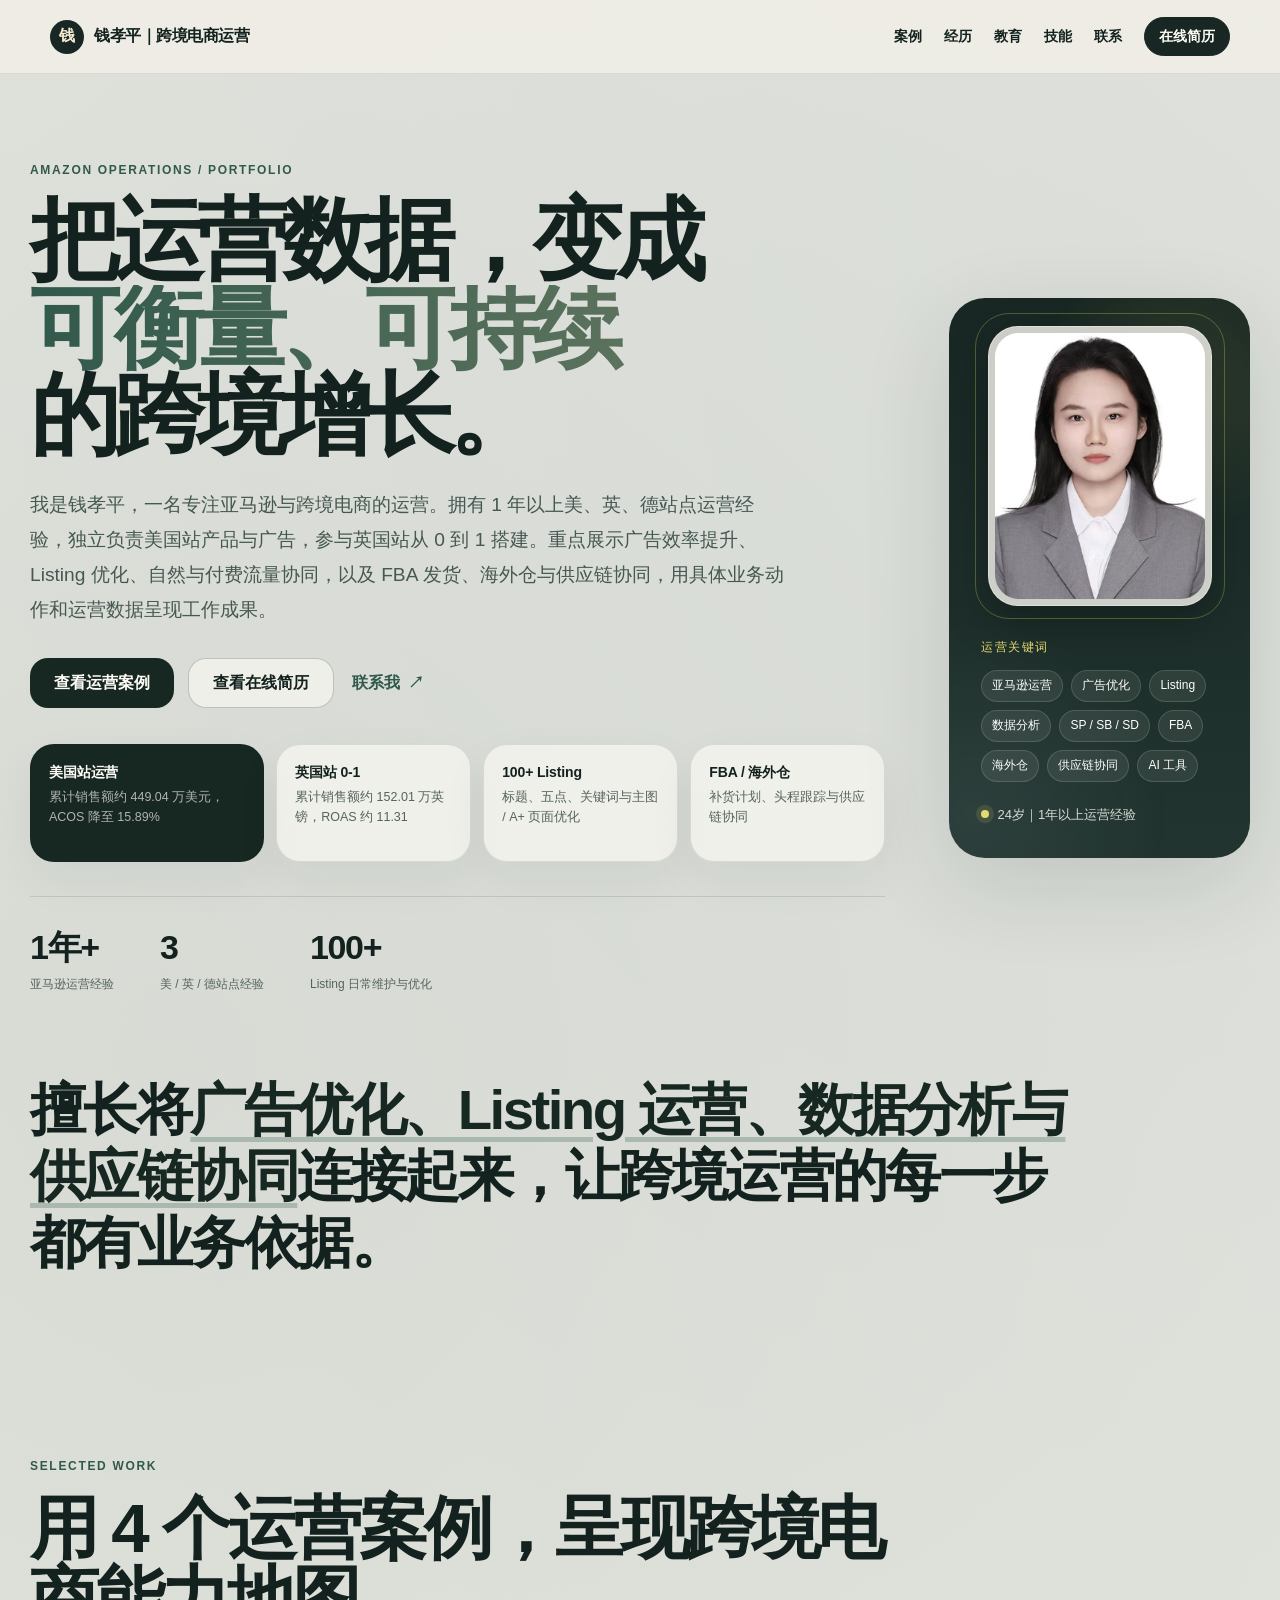
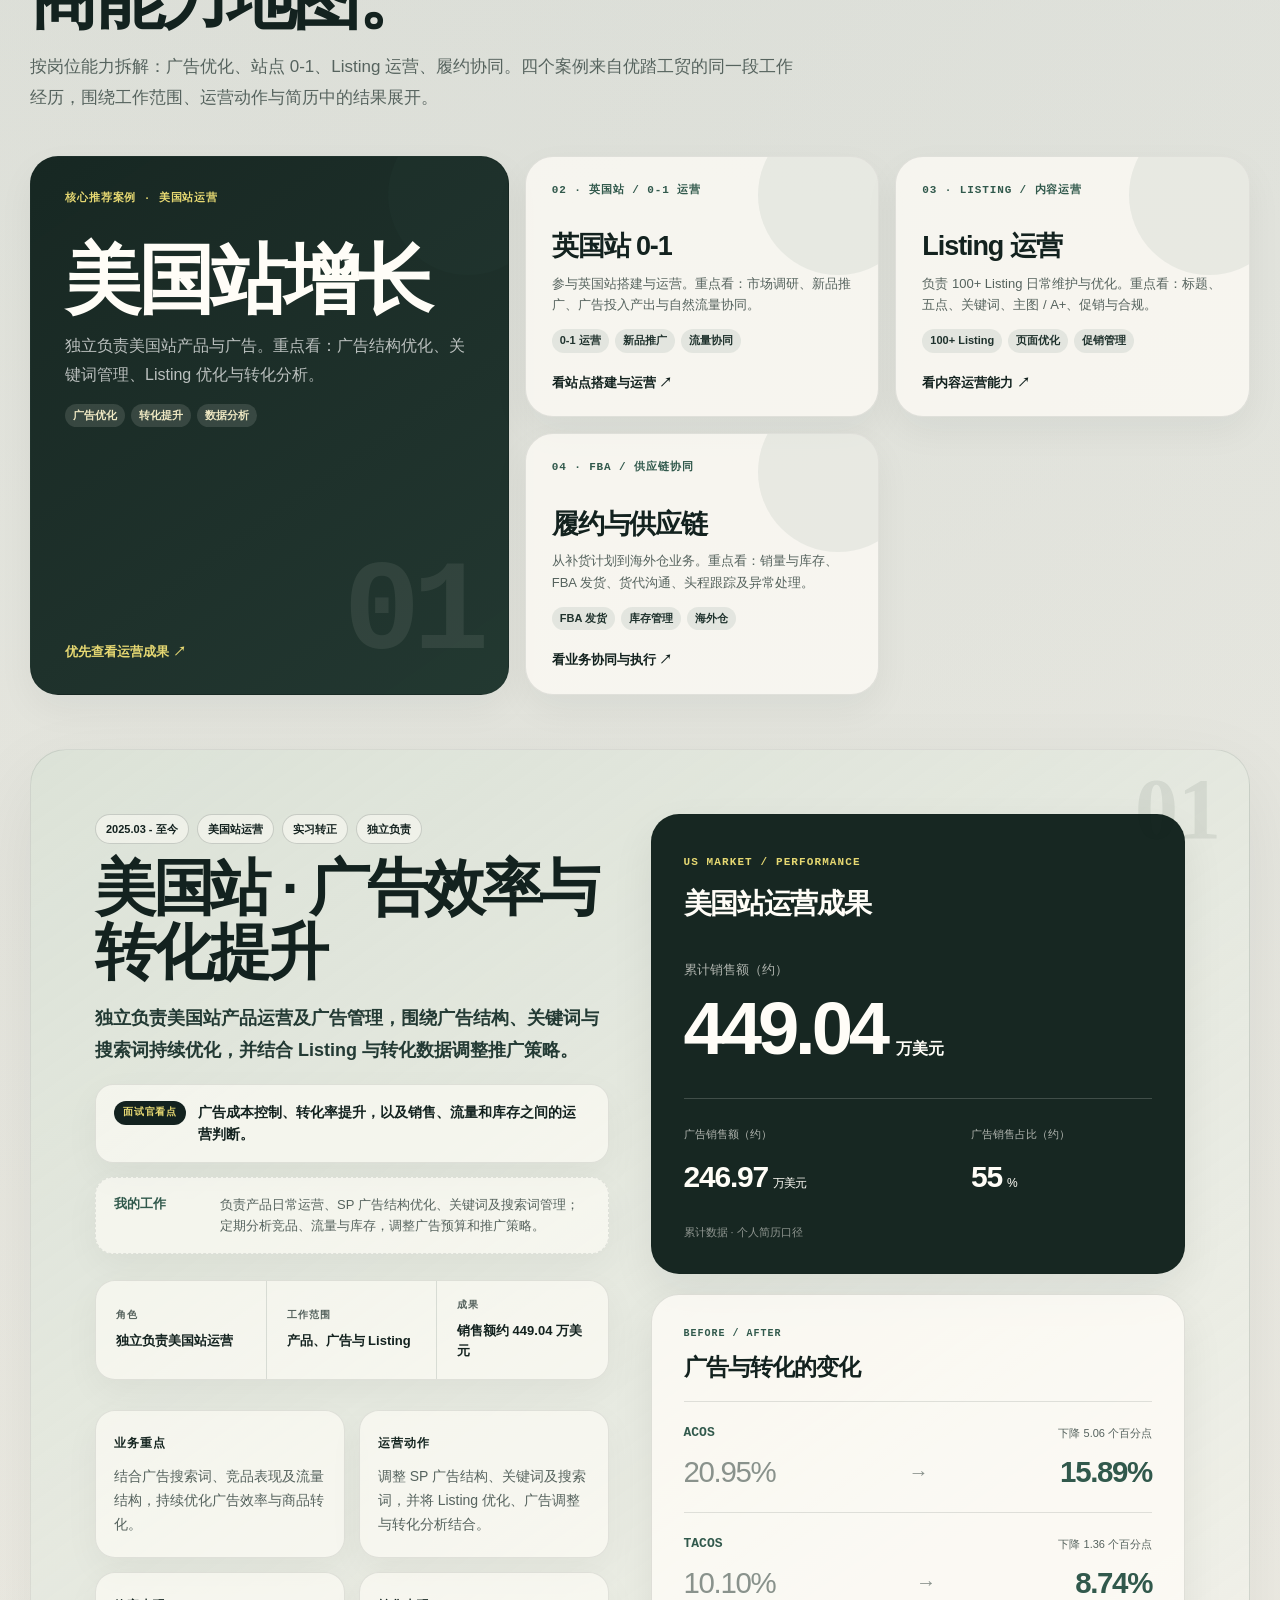
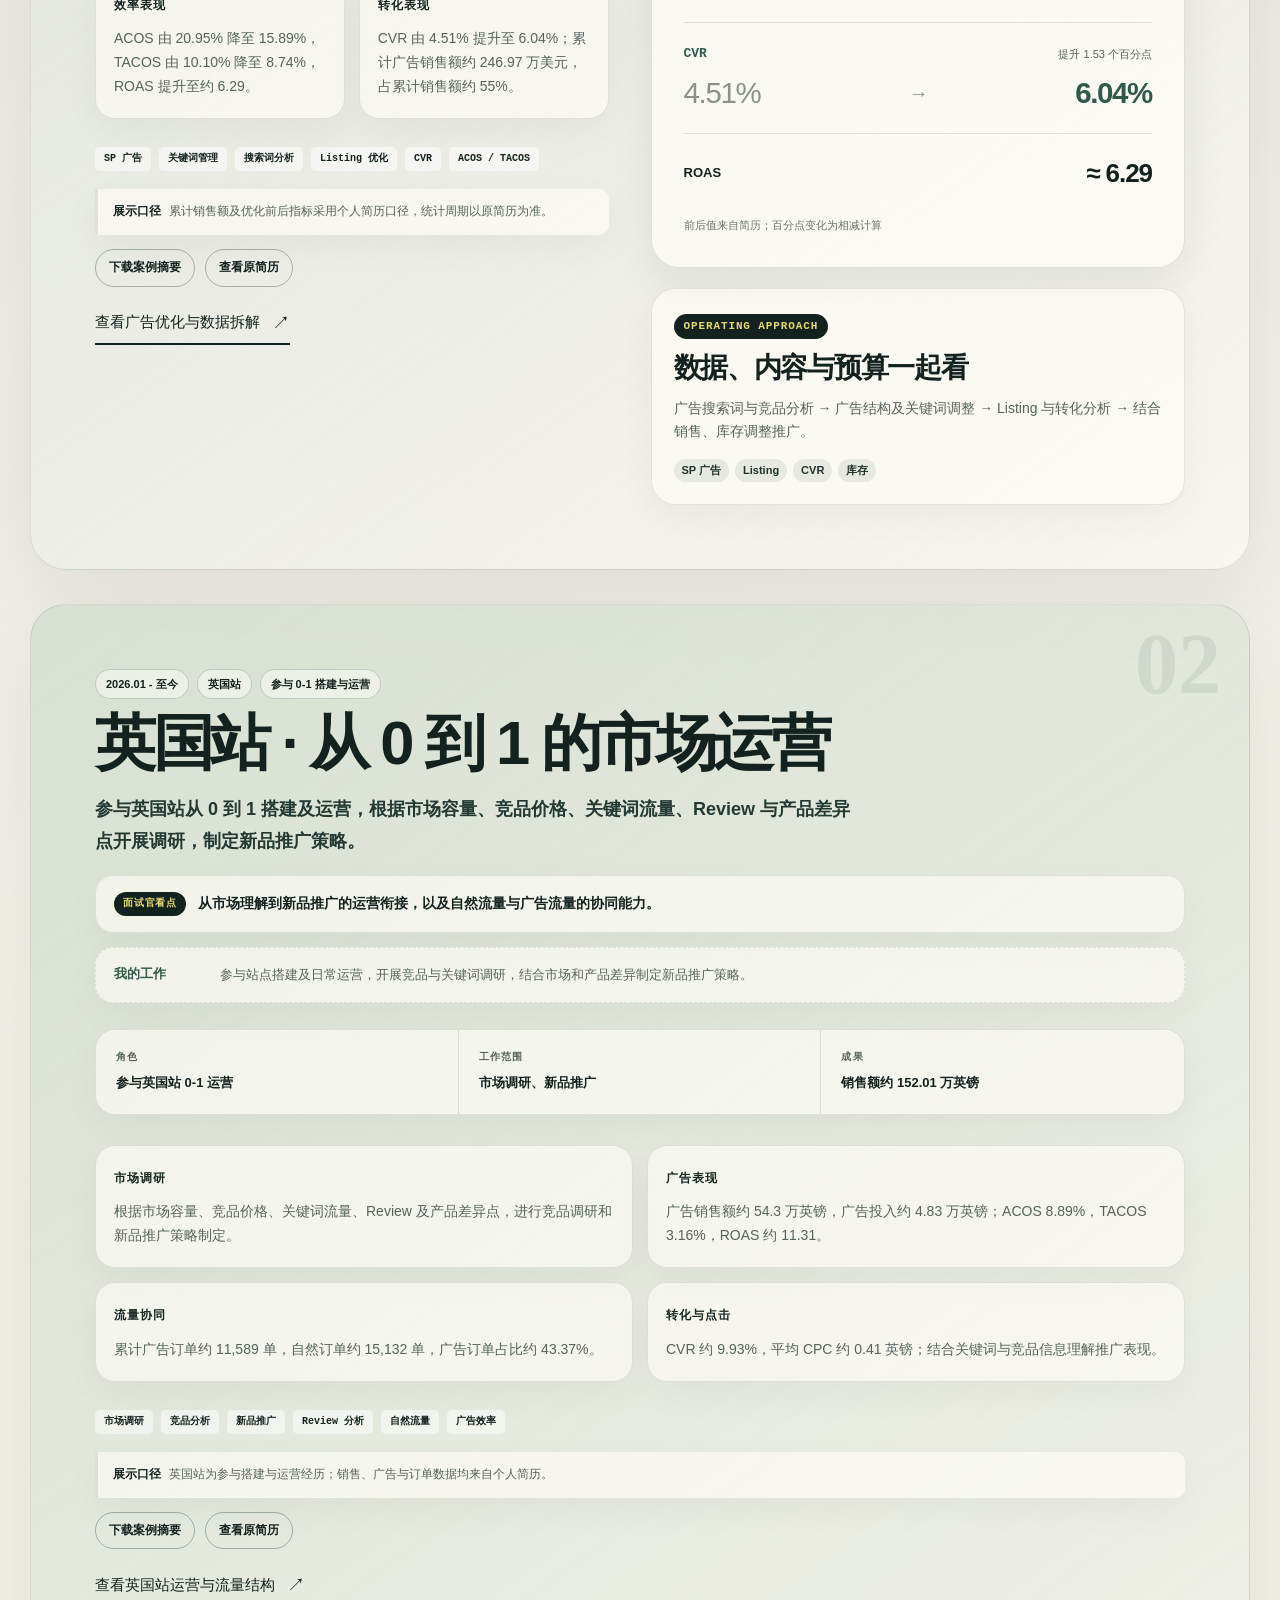
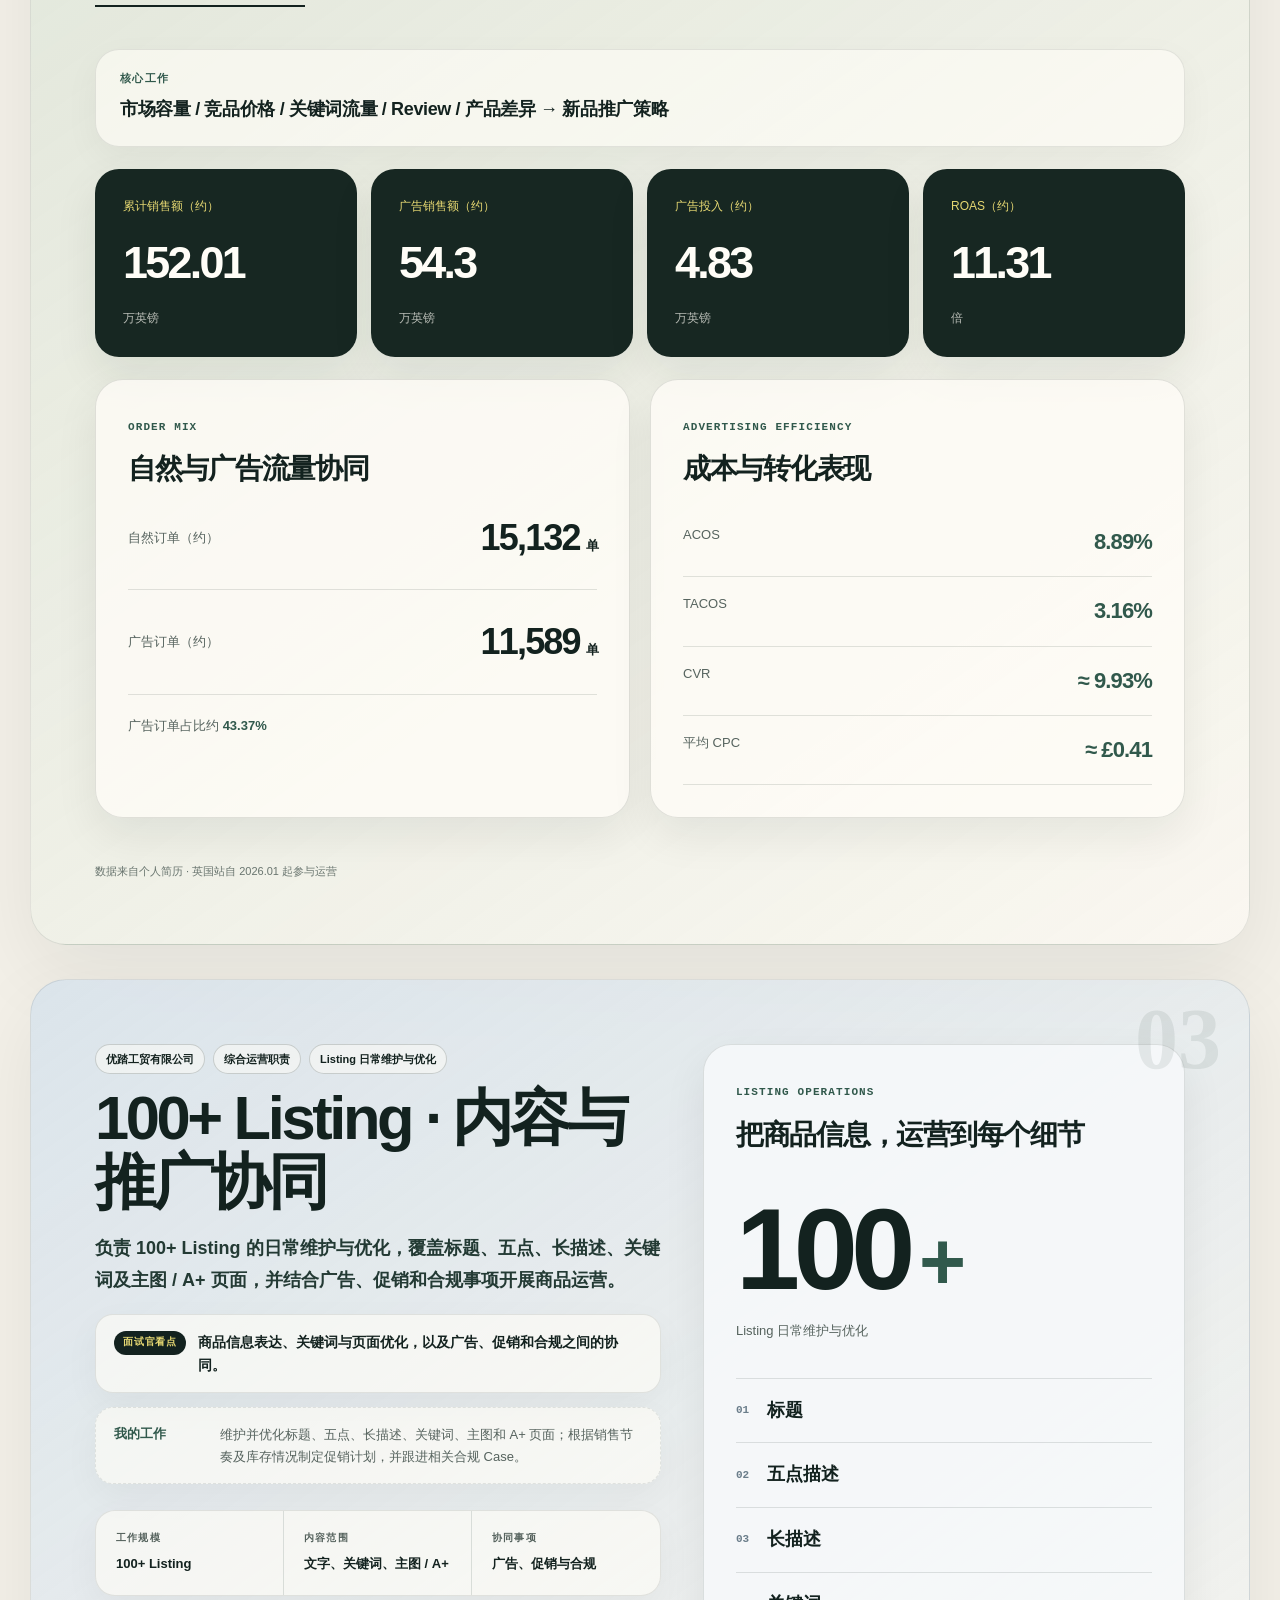
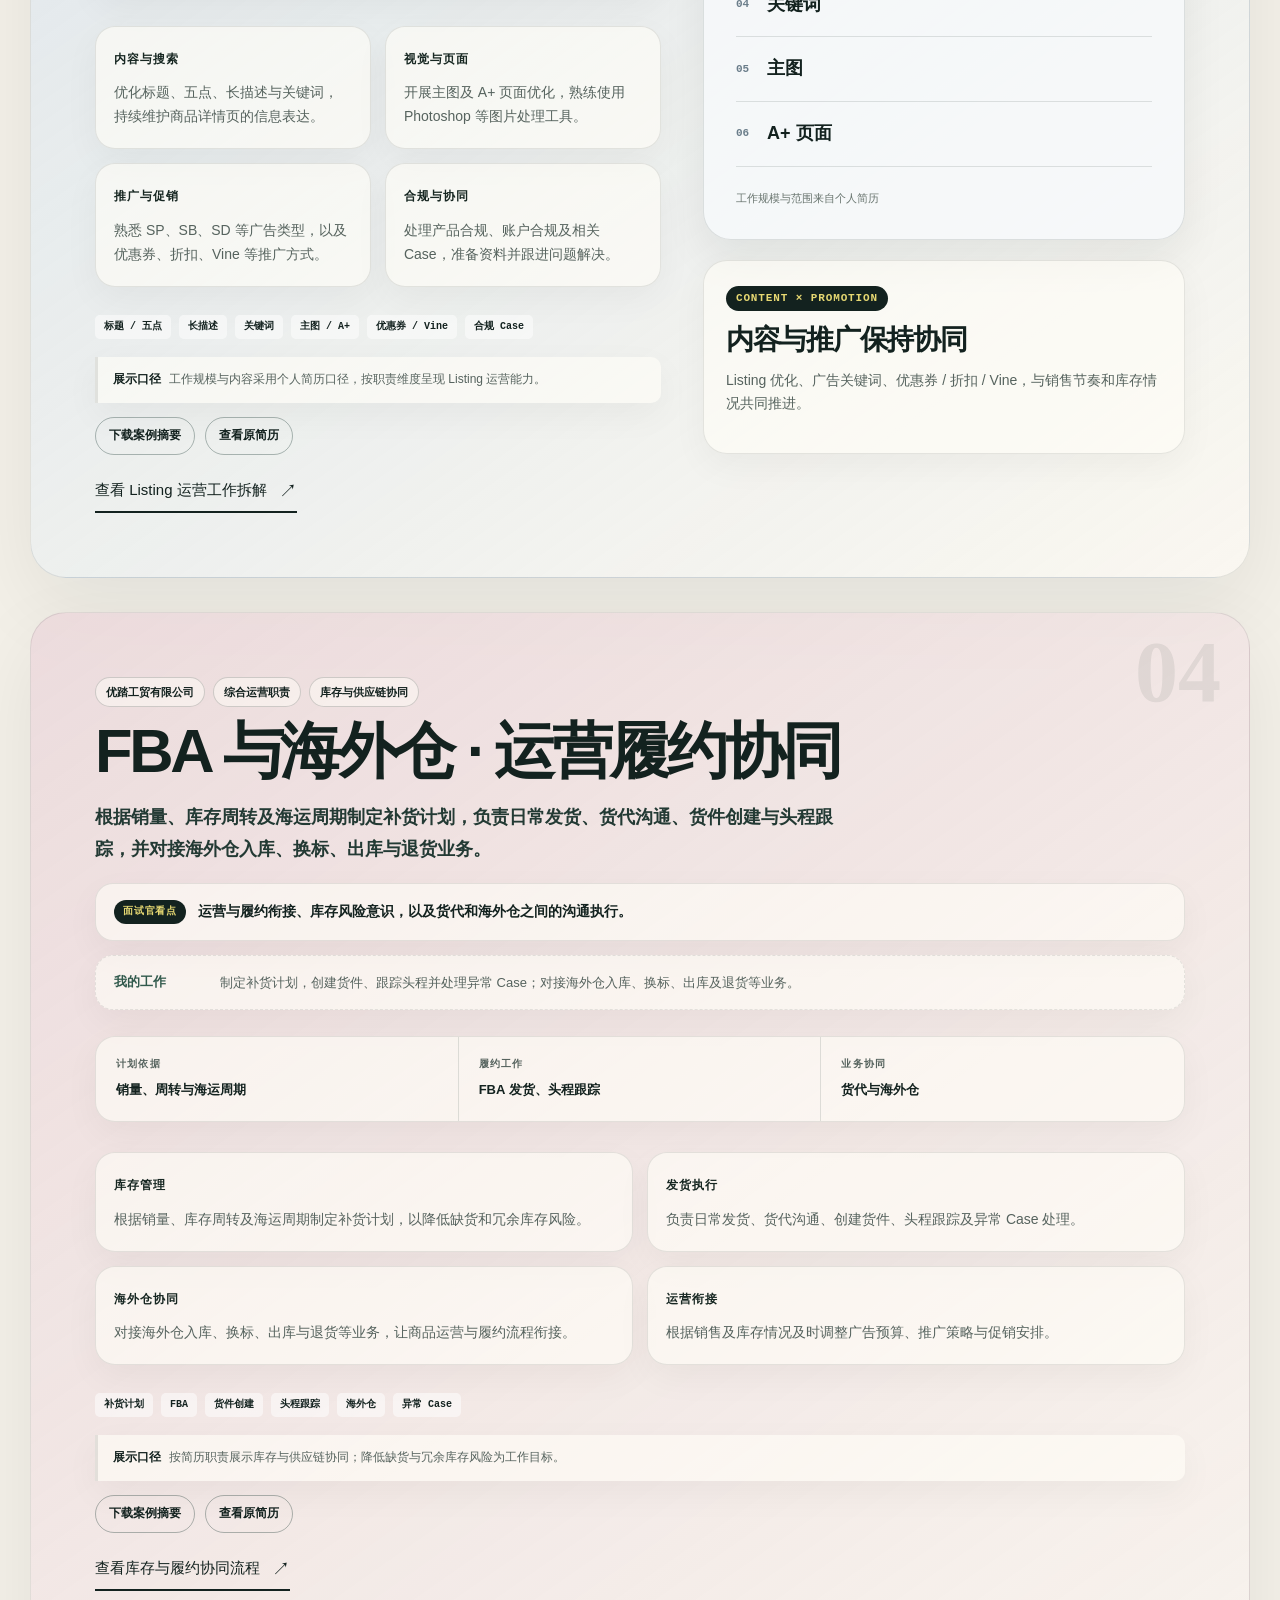
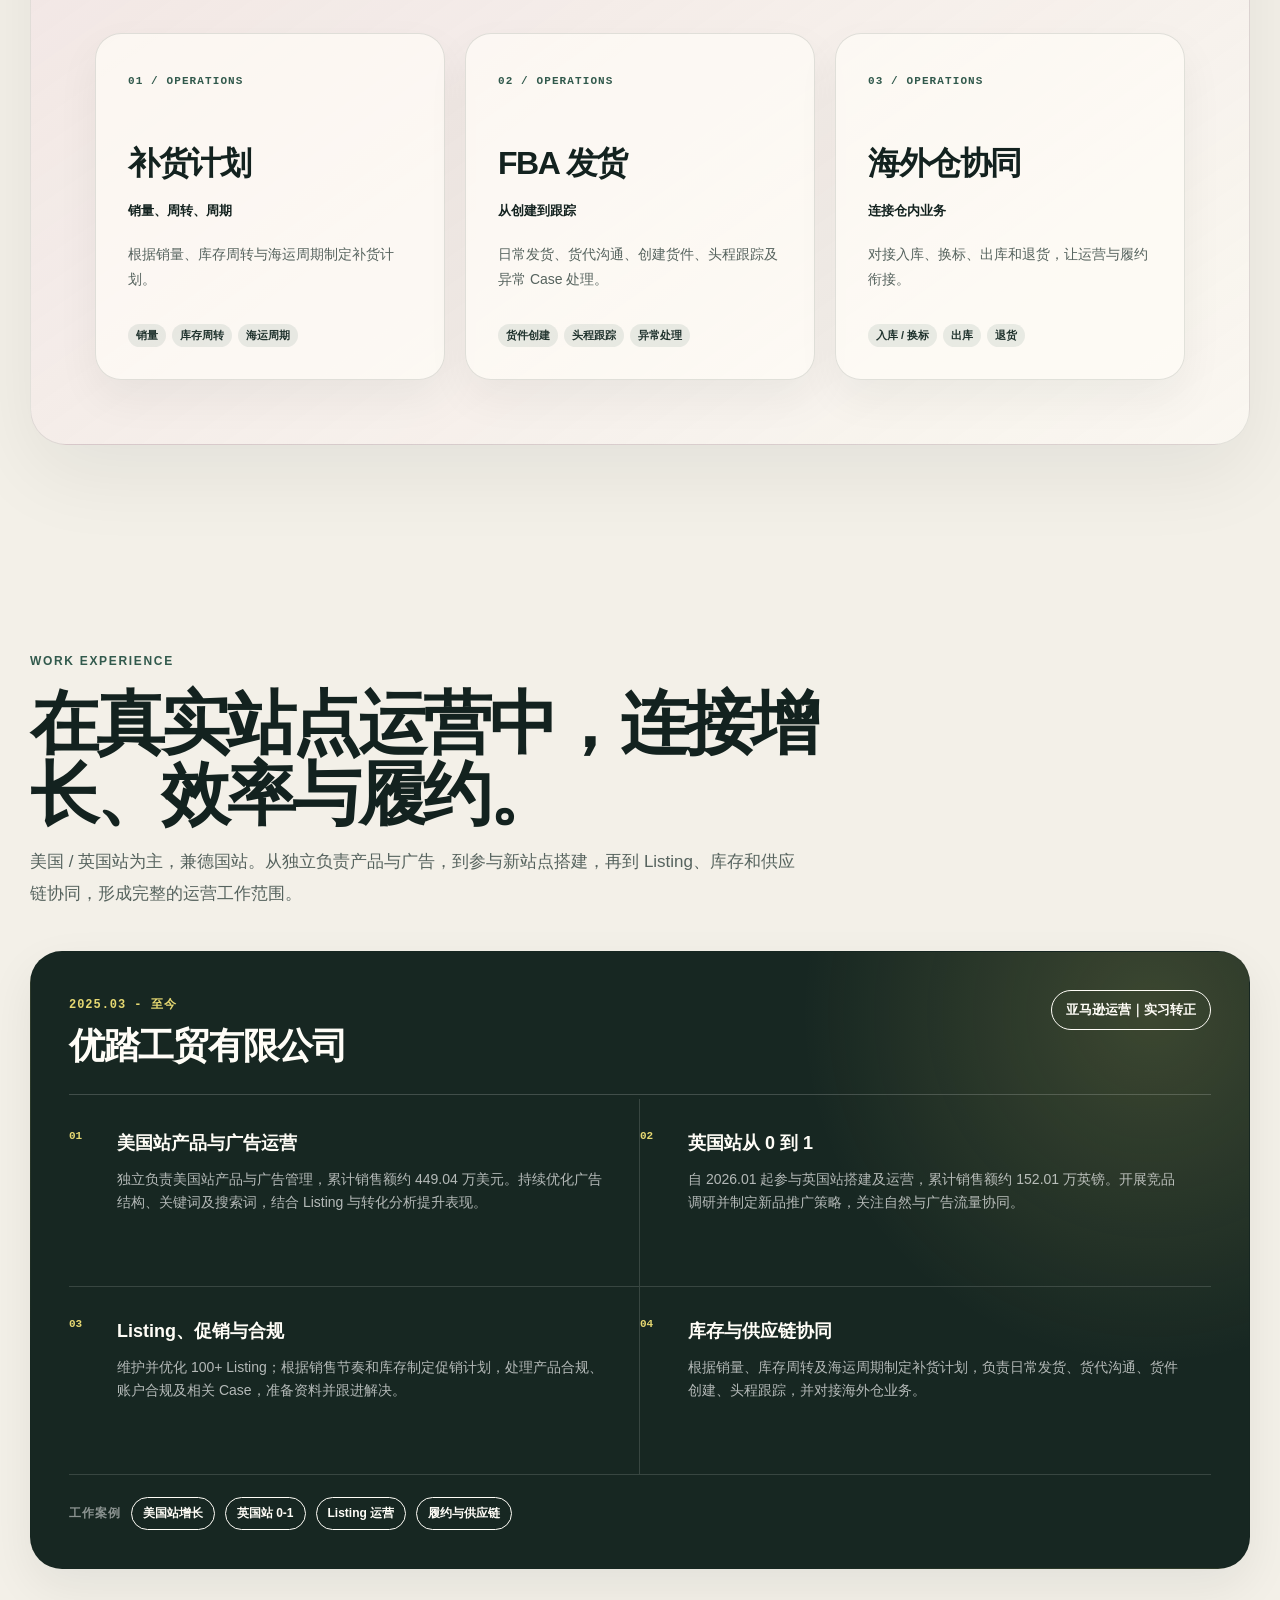
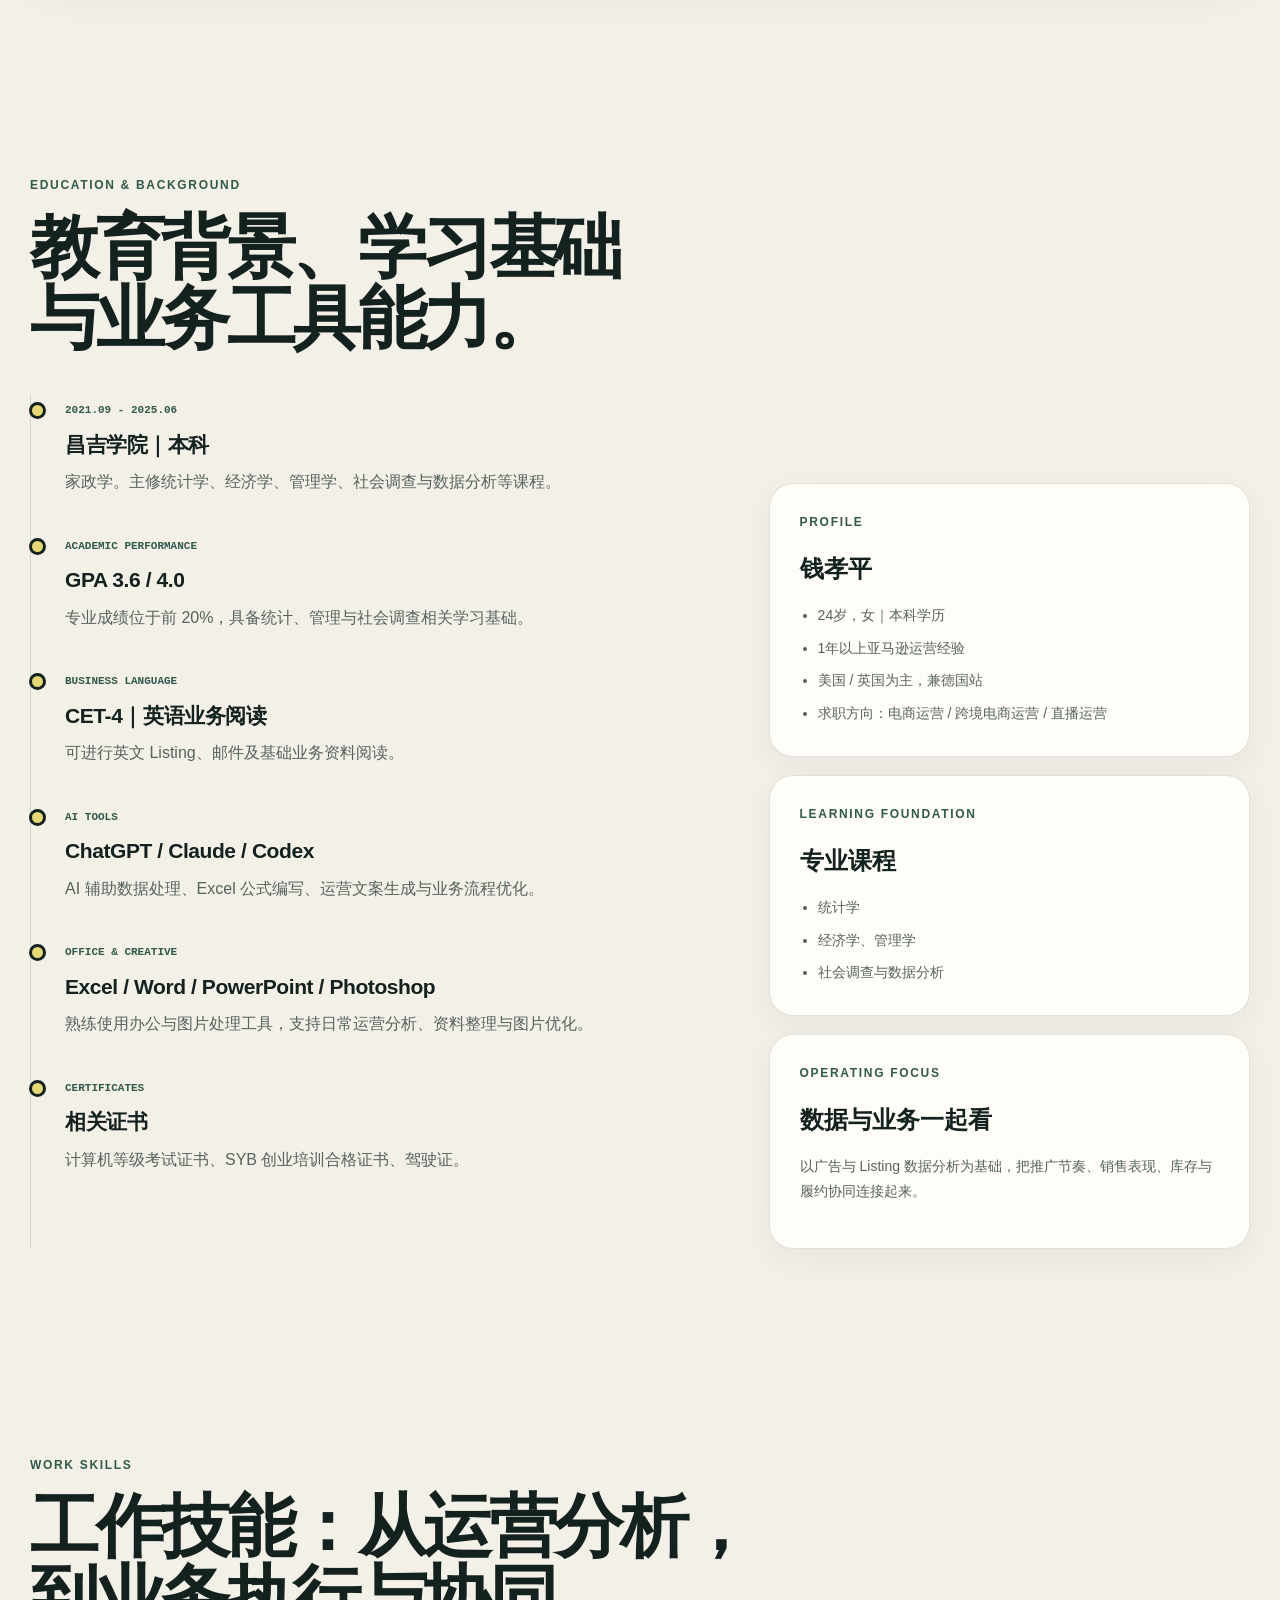
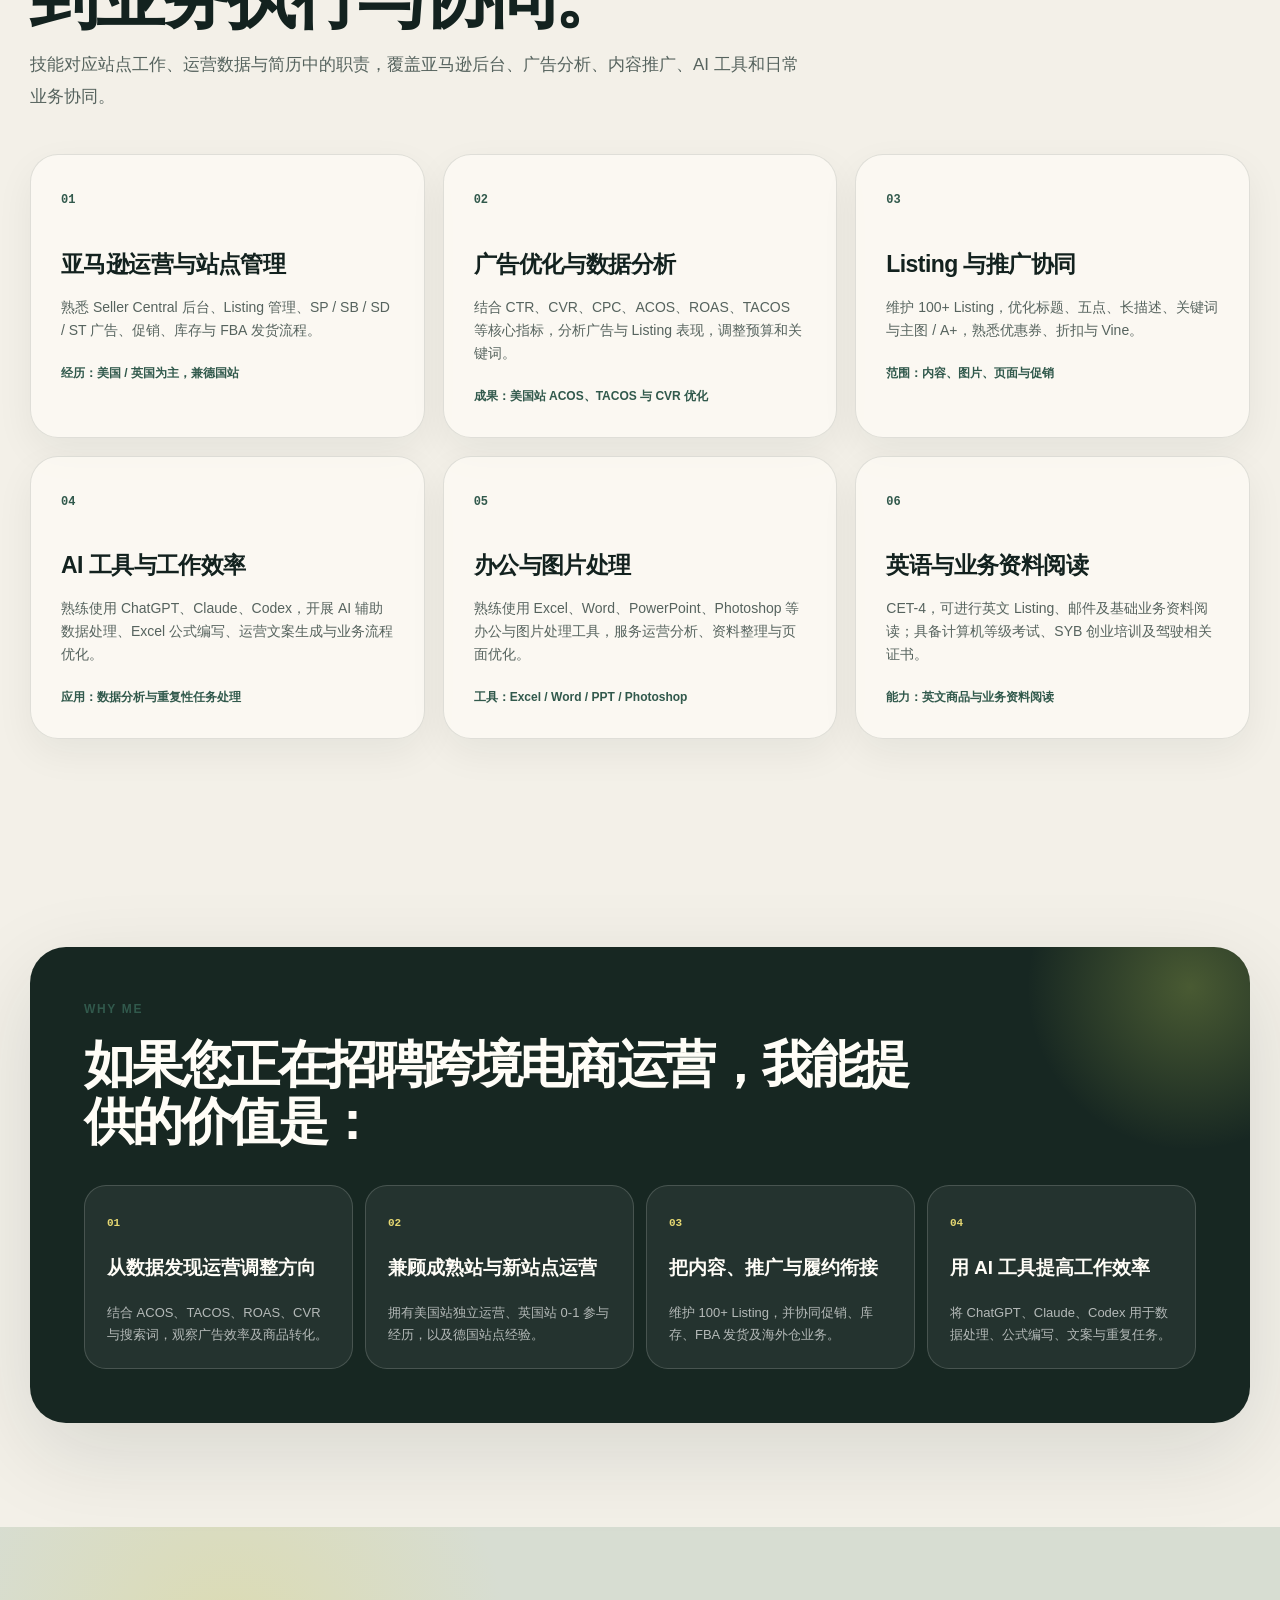
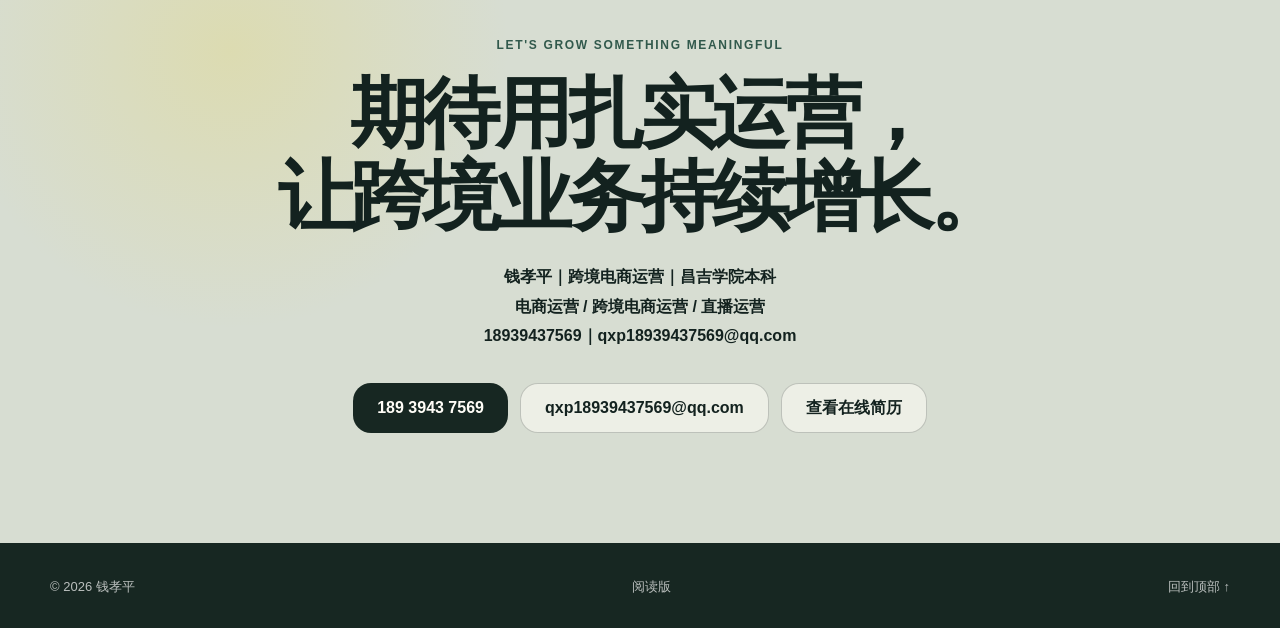
<file: index.html>
<!doctype html>
<html lang="zh-CN">
  <head>
    <meta charset="UTF-8" />
    <meta name="viewport" content="width=device-width, initial-scale=1.0" />
    <meta name="theme-color" content="#172722" />
    <meta name="description" content="钱孝平的跨境电商运营作品集。展示亚马逊美国站广告优化、英国站从0到1、100+ Listing运营与FBA、海外仓和供应链协同经历。" />
    <title>钱孝平｜跨境电商运营作品集</title>
    <script type="module" crossorigin src="./assets/index-RJ9utxWI.js"></script>
    <link rel="stylesheet" crossorigin href="./assets/index-Cz_sNvwH.css">
  </head>
  <body class="taste-refresh">
    <div id="root"><link rel="preload" as="image" href="assets/qian-xiaoping.jpg" fetchPriority="high"/><div id="top" aria-hidden="true"></div><a class="skip-link" href="#main">跳到正文</a><header class="site-header"><a class="brand" href="#top" aria-label="返回顶部"><span class="brand-mark">钱</span><span>钱孝平｜跨境电商运营</span></a><button class="menu-button" type="button" aria-expanded="false" aria-controls="site-nav">菜单</button><nav class="site-nav" id="site-nav" aria-label="主导航"><a href="#work">案例</a><a href="#experience">经历</a><a href="#education">教育</a><a href="#skills">技能</a><a href="#contact">联系</a><a class="nav-cta" href="https://www.qmjianli.com/cvs/25716H6FW0DU0IO" target="_blank" rel="noopener noreferrer">在线简历</a></nav></header><main id="main"><section class="hero section-shell"><div class="hero-copy reveal"><p class="eyebrow">AMAZON OPERATIONS / PORTFOLIO</p><h1><span class="hero-line">把运营数据，变成</span><span class="hero-line hero-accent">可衡量、可持续</span><span class="hero-line">的跨境增长。</span></h1><p class="hero-lead">我是钱孝平，一名专注亚马逊与跨境电商的运营。拥有 1 年以上美、英、德站点运营经验，独立负责美国站产品与广告，参与英国站从 0 到 1 搭建。重点展示广告效率提升、Listing 优化、自然与付费流量协同，以及 FBA 发货、海外仓与供应链协同，用具体业务动作和运营数据呈现工作成果。</p><div class="hero-actions"><a class="button primary" href="#work">查看运营案例</a><a class="button secondary" href="https://www.qmjianli.com/cvs/25716H6FW0DU0IO" target="_blank" rel="noopener noreferrer">查看在线简历</a><a class="button ghost" href="#contact">联系我</a></div><div class="hero-proof-grid" aria-label="核心运营成果"><article><b>美国站运营</b><span>累计销售额约 449.04 万美元，ACOS 降至 15.89%</span></article><article><b>英国站 0-1</b><span>累计销售额约 152.01 万英镑，ROAS 约 11.31</span></article><article><b>100+ Listing</b><span>标题、五点、关键词与主图 / A+ 页面优化</span></article><article><b>FBA / 海外仓</b><span>补货计划、头程跟踪与供应链协同</span></article></div><div class="signal-row" aria-label="个人亮点"><div><strong>1年+</strong><span>亚马逊运营经验</span></div><div><strong>3</strong><span>美 / 英 / 德站点经验</span></div><div><strong>100+</strong><span>Listing 日常维护与优化</span></div></div></div><aside class="hero-card reveal personal-card" aria-label="个人名片"><div class="avatar-orbit"><img src="assets/qian-xiaoping.jpg" alt="钱孝平的简历照片" width="605" height="713" fetchPriority="high"/></div><p class="hero-card-kicker">运营关键词</p><div class="tag-cloud"><span>亚马逊运营</span><span>广告优化</span><span>Listing</span><span>数据分析</span><span>SP / SB / SD</span><span>FBA</span><span>海外仓</span><span>供应链协同</span><span>AI 工具</span></div><div class="availability"><i></i>24岁｜1年以上运营经验</div></aside></section><section class="statement section-shell reveal" aria-label="职业定位"><p>擅长将<span>广告优化、Listing 运营、数据分析与供应链协同</span>连接起来，让跨境运营的每一步都有业务依据。</p></section><section id="work" class="section-shell section-block"><div class="section-heading reveal"><p class="eyebrow">SELECTED WORK</p><h2>用 4 个运营案例，呈现跨境电商能力地图。</h2><p>按岗位能力拆解：广告优化、站点 0-1、Listing 运营、履约协同。四个案例来自优踏工贸的同一段工作经历，围绕工作范围、运营动作与简历中的结果展开。</p></div><div class="project-overview reveal" aria-label="运营案例快速入口"><a class="overview-card overview-highlight overview-featured" href="#us-growth"><span>核心推荐案例 · 美国站运营</span><h3>美国站增长</h3><p>独立负责美国站产品与广告。重点看：广告结构优化、关键词管理、Listing 优化与转化分析。</p><div class="ability-tags"><i>广告优化</i><i>转化提升</i><i>数据分析</i></div><b>优先查看运营成果<!-- --> ↗</b></a><a class="overview-card" href="#uk-launch"><span>02 · 英国站 / 0-1 运营</span><h3>英国站 0-1</h3><p>参与英国站搭建与运营。重点看：市场调研、新品推广、广告投入产出与自然流量协同。</p><div class="ability-tags"><i>0-1 运营</i><i>新品推广</i><i>流量协同</i></div><b>看站点搭建与运营<!-- --> ↗</b></a><a class="overview-card" href="#listing"><span>03 · LISTING / 内容运营</span><h3>Listing 运营</h3><p>负责 100+ Listing 日常维护与优化。重点看：标题、五点、关键词、主图 / A+、促销与合规。</p><div class="ability-tags"><i>100+ Listing</i><i>页面优化</i><i>促销管理</i></div><b>看内容运营能力<!-- --> ↗</b></a><a class="overview-card" href="#fulfillment"><span>04 · FBA / 供应链协同</span><h3>履约与供应链</h3><p>从补货计划到海外仓业务。重点看：销量与库存、FBA 发货、货代沟通、头程跟踪及异常处理。</p><div class="ability-tags"><i>FBA 发货</i><i>库存管理</i><i>海外仓</i></div><b>看业务协同与执行<!-- --> ↗</b></a></div><article id="us-growth" class="case case-dengkexing reveal dengke-case-guide"><div class="case-index" aria-hidden="true">01</div><div class="case-copy"><div class="case-meta"><span>2025.03 - 至今</span><span>美国站运营</span><span>实习转正</span><span>独立负责</span></div><h3>美国站 · 广告效率与转化提升</h3><p class="case-one-liner">独立负责美国站产品运营及广告管理，围绕广告结构、关键词与搜索词持续优化，并结合 Listing 与转化数据调整推广策略。</p><div class="interview-focus"><span>面试官看点</span><p>广告成本控制、转化率提升，以及销售、流量和库存之间的运营判断。</p></div><div class="my-output"><b>我的工作</b><p>负责产品日常运营、SP 广告结构优化、关键词及搜索词管理；定期分析竞品、流量与库存，调整广告预算和推广策略。</p></div><div class="case-proof-strip" aria-label="美国站增长工作摘要"><div><span>角色</span><b>独立负责美国站运营</b></div><div><span>工作范围</span><b>产品、广告与 Listing</b></div><div><span>成果</span><b>销售额约 449.04 万美元</b></div></div><div class="case-grid"><div><b>业务重点</b><p>结合广告搜索词、竞品表现及流量结构，持续优化广告效率与商品转化。</p></div><div><b>运营动作</b><p>调整 SP 广告结构、关键词及搜索词，并将 Listing 优化、广告调整与转化分析结合。</p></div><div><b>效率表现</b><p>ACOS 由 20.95% 降至 15.89%，TACOS 由 10.10% 降至 8.74%，ROAS 提升至约 6.29。</p></div><div><b>转化表现</b><p>CVR 由 4.51% 提升至 6.04%；累计广告销售额约 246.97 万美元，占累计销售额约 55%。</p></div></div><div class="case-skills"><span>SP 广告</span><span>关键词管理</span><span>搜索词分析</span><span>Listing 优化</span><span>CVR</span><span>ACOS / TACOS</span></div><p class="case-disclosure"><b>展示口径</b>累计销售额及优化前后指标采用个人简历口径，统计周期以原简历为准。</p><div class="case-doc-links"><a href="docs/us-growth.md" download="">下载案例摘要</a><a href="https://www.qmjianli.com/cvs/25716H6FW0DU0IO" target="_blank" rel="noopener noreferrer">查看原简历</a></div><button class="case-deep-link" type="button">查看广告优化与数据拆解<span aria-hidden="true">↗</span></button></div><div class="own-visual us-visual" aria-label="美国站运营成果"><div class="market-snapshot snapshot-dark"><span class="snapshot-eyebrow">US MARKET / PERFORMANCE</span><h4>美国站运营成果</h4><div class="snapshot-big"><span>累计销售额（约）</span><strong>449.04<small>万美元</small></strong></div><div class="snapshot-pair"><div><span>广告销售额（约）</span><b>246.97<small>万美元</small></b></div><div><span>广告销售占比（约）</span><b>55<small>%</small></b></div></div><p class="source-note">累计数据 · 个人简历口径</p></div><div class="comparison-panel"><div class="snapshot-heading"><span>BEFORE / AFTER</span><b>广告与转化的变化</b></div><div class="metric-comparison"><div><b>ACOS</b><small>下降 5.06 个百分点</small></div><p><span>20.95%</span><i aria-hidden="true">→</i><strong>15.89%</strong></p></div><div class="metric-comparison"><div><b>TACOS</b><small>下降 1.36 个百分点</small></div><p><span>10.10%</span><i aria-hidden="true">→</i><strong>8.74%</strong></p></div><div class="metric-comparison"><div><b>CVR</b><small>提升 1.53 个百分点</small></div><p><span>4.51%</span><i aria-hidden="true">→</i><strong>6.04%</strong></p></div><div class="roas-line"><span>ROAS</span><b>≈ 6.29</b></div><p class="source-note">前后值来自简历；百分点变化为相减计算</p></div><div class="dengke-live-card own-action-card"><span>OPERATING APPROACH</span><h4>数据、内容与预算一起看</h4><p>广告搜索词与竞品分析 → 广告结构及关键词调整 → Listing 与转化分析 → 结合销售、库存调整推广。</p><div class="ability-tags"><i>SP 广告</i><i>Listing</i><i>CVR</i><i>库存</i></div></div></div></article><article id="uk-launch" class="case case-lingzhi reveal"><div class="case-index" aria-hidden="true">02</div><div class="case-copy"><div class="case-meta"><span>2026.01 - 至今</span><span>英国站</span><span>参与 0-1 搭建与运营</span></div><h3>英国站 · 从 0 到 1 的市场运营</h3><p class="case-one-liner">参与英国站从 0 到 1 搭建及运营，根据市场容量、竞品价格、关键词流量、Review 与产品差异点开展调研，制定新品推广策略。</p><div class="interview-focus"><span>面试官看点</span><p>从市场理解到新品推广的运营衔接，以及自然流量与广告流量的协同能力。</p></div><div class="my-output"><b>我的工作</b><p>参与站点搭建及日常运营，开展竞品与关键词调研，结合市场和产品差异制定新品推广策略。</p></div><div class="case-proof-strip" aria-label="英国站 0-1工作摘要"><div><span>角色</span><b>参与英国站 0-1 运营</b></div><div><span>工作范围</span><b>市场调研、新品推广</b></div><div><span>成果</span><b>销售额约 152.01 万英镑</b></div></div><div class="case-grid"><div><b>市场调研</b><p>根据市场容量、竞品价格、关键词流量、Review 及产品差异点，进行竞品调研和新品推广策略制定。</p></div><div><b>广告表现</b><p>广告销售额约 54.3 万英镑，广告投入约 4.83 万英镑；ACOS 8.89%，TACOS 3.16%，ROAS 约 11.31。</p></div><div><b>流量协同</b><p>累计广告订单约 11,589 单，自然订单约 15,132 单，广告订单占比约 43.37%。</p></div><div><b>转化与点击</b><p>CVR 约 9.93%，平均 CPC 约 0.41 英镑；结合关键词与竞品信息理解推广表现。</p></div></div><div class="case-skills"><span>市场调研</span><span>竞品分析</span><span>新品推广</span><span>Review 分析</span><span>自然流量</span><span>广告效率</span></div><p class="case-disclosure"><b>展示口径</b>英国站为参与搭建与运营经历；销售、广告与订单数据均来自个人简历。</p><div class="case-doc-links"><a href="docs/uk-launch.md" download="">下载案例摘要</a><a href="https://www.qmjianli.com/cvs/25716H6FW0DU0IO" target="_blank" rel="noopener noreferrer">查看原简历</a></div><button class="case-deep-link" type="button">查看英国站运营与流量结构<span aria-hidden="true">↗</span></button></div><div class="own-visual uk-visual" aria-label="英国站运营成果"><div class="lingzhi-flow-title"><span>核心工作</span><b>市场容量 / 竞品价格 / 关键词流量 / Review / 产品差异 → 新品推广策略</b></div><div class="market-stat-grid"><article class="market-stat"><span>累计销售额<!-- -->（约）</span><strong>152.01</strong><small>万英镑</small></article><article class="market-stat"><span>广告销售额<!-- -->（约）</span><strong>54.3</strong><small>万英镑</small></article><article class="market-stat"><span>广告投入<!-- -->（约）</span><strong>4.83</strong><small>万英镑</small></article><article class="market-stat"><span>ROAS<!-- -->（约）</span><strong>11.31</strong><small>倍</small></article></div><div class="uk-detail-grid"><div class="order-record"><span class="snapshot-eyebrow">ORDER MIX</span><h4>自然与广告流量协同</h4><div><span>自然订单（约）</span><b>15,132<small>单</small></b></div><div><span>广告订单（约）</span><b>11,589<small>单</small></b></div><p>广告订单占比约 <b>43.37%</b></p></div><div class="order-record"><span class="snapshot-eyebrow">ADVERTISING EFFICIENCY</span><h4>成本与转化表现</h4><dl class="metric-dl"><div><dt>ACOS</dt><dd>8.89%</dd></div><div><dt>TACOS</dt><dd>3.16%</dd></div><div><dt>CVR</dt><dd>≈ 9.93%</dd></div><div><dt>平均 CPC</dt><dd>≈ £0.41</dd></div></dl></div></div><p class="source-note">数据来自个人简历 · 英国站自 2026.01 起参与运营</p></div></article><article id="listing" class="case case-xiaoxiao reveal"><div class="case-index" aria-hidden="true">03</div><div class="case-copy"><div class="case-meta"><span>优踏工贸有限公司</span><span>综合运营职责</span><span>Listing 日常维护与优化</span></div><h3>100+ Listing · 内容与推广协同</h3><p class="case-one-liner">负责 100+ Listing 的日常维护与优化，覆盖标题、五点、长描述、关键词及主图 / A+ 页面，并结合广告、促销和合规事项开展商品运营。</p><div class="interview-focus"><span>面试官看点</span><p>商品信息表达、关键词与页面优化，以及广告、促销和合规之间的协同。</p></div><div class="my-output"><b>我的工作</b><p>维护并优化标题、五点、长描述、关键词、主图和 A+ 页面；根据销售节奏及库存情况制定促销计划，并跟进相关合规 Case。</p></div><div class="case-proof-strip" aria-label="Listing 运营工作摘要"><div><span>工作规模</span><b>100+ Listing</b></div><div><span>内容范围</span><b>文字、关键词、主图 / A+</b></div><div><span>协同事项</span><b>广告、促销与合规</b></div></div><div class="case-grid"><div><b>内容与搜索</b><p>优化标题、五点、长描述与关键词，持续维护商品详情页的信息表达。</p></div><div><b>视觉与页面</b><p>开展主图及 A+ 页面优化，熟练使用 Photoshop 等图片处理工具。</p></div><div><b>推广与促销</b><p>熟悉 SP、SB、SD 等广告类型，以及优惠券、折扣、Vine 等推广方式。</p></div><div><b>合规与协同</b><p>处理产品合规、账户合规及相关 Case，准备资料并跟进问题解决。</p></div></div><div class="case-skills"><span>标题 / 五点</span><span>长描述</span><span>关键词</span><span>主图 / A+</span><span>优惠券 / Vine</span><span>合规 Case</span></div><p class="case-disclosure"><b>展示口径</b>工作规模与内容采用个人简历口径，按职责维度呈现 Listing 运营能力。</p><div class="case-doc-links"><a href="docs/listing.md" download="">下载案例摘要</a><a href="https://www.qmjianli.com/cvs/25716H6FW0DU0IO" target="_blank" rel="noopener noreferrer">查看原简历</a></div><button class="case-deep-link" type="button">查看 Listing 运营工作拆解<span aria-hidden="true">↗</span></button></div><div class="own-visual listing-visual" aria-label="Listing 运营工作范围"><div class="market-snapshot listing-record"><span class="snapshot-eyebrow">LISTING OPERATIONS</span><h4>把商品信息，运营到每个细节</h4><div class="snapshot-big"><strong>100<em>+</em></strong><span>Listing 日常维护与优化</span></div><div class="listing-items"><div><span>01</span><b>标题</b></div><div><span>02</span><b>五点描述</b></div><div><span>03</span><b>长描述</b></div><div><span>04</span><b>关键词</b></div><div><span>05</span><b>主图</b></div><div><span>06</span><b>A+ 页面</b></div></div><p class="source-note">工作规模与范围来自个人简历</p></div><div class="dengke-live-card own-action-card"><span>CONTENT × PROMOTION</span><h4>内容与推广保持协同</h4><p>Listing 优化、广告关键词、优惠券 / 折扣 / Vine，与销售节奏和库存情况共同推进。</p></div></div></article><article id="fulfillment" class="case case-yuexin reveal"><div class="case-index" aria-hidden="true">04</div><div class="case-copy"><div class="case-meta"><span>优踏工贸有限公司</span><span>综合运营职责</span><span>库存与供应链协同</span></div><h3>FBA 与海外仓 · 运营履约协同</h3><p class="case-one-liner">根据销量、库存周转及海运周期制定补货计划，负责日常发货、货代沟通、货件创建与头程跟踪，并对接海外仓入库、换标、出库与退货业务。</p><div class="interview-focus"><span>面试官看点</span><p>运营与履约衔接、库存风险意识，以及货代和海外仓之间的沟通执行。</p></div><div class="my-output"><b>我的工作</b><p>制定补货计划，创建货件、跟踪头程并处理异常 Case；对接海外仓入库、换标、出库及退货等业务。</p></div><div class="case-proof-strip" aria-label="履约与供应链工作摘要"><div><span>计划依据</span><b>销量、周转与海运周期</b></div><div><span>履约工作</span><b>FBA 发货、头程跟踪</b></div><div><span>业务协同</span><b>货代与海外仓</b></div></div><div class="case-grid"><div><b>库存管理</b><p>根据销量、库存周转及海运周期制定补货计划，以降低缺货和冗余库存风险。</p></div><div><b>发货执行</b><p>负责日常发货、货代沟通、创建货件、头程跟踪及异常 Case 处理。</p></div><div><b>海外仓协同</b><p>对接海外仓入库、换标、出库与退货等业务，让商品运营与履约流程衔接。</p></div><div><b>运营衔接</b><p>根据销售及库存情况及时调整广告预算、推广策略与促销安排。</p></div></div><div class="case-skills"><span>补货计划</span><span>FBA</span><span>货件创建</span><span>头程跟踪</span><span>海外仓</span><span>异常 Case</span></div><p class="case-disclosure"><b>展示口径</b>按简历职责展示库存与供应链协同；降低缺货与冗余库存风险为工作目标。</p><div class="case-doc-links"><a href="docs/fulfillment.md" download="">下载案例摘要</a><a href="https://www.qmjianli.com/cvs/25716H6FW0DU0IO" target="_blank" rel="noopener noreferrer">查看原简历</a></div><button class="case-deep-link" type="button">查看库存与履约协同流程<span aria-hidden="true">↗</span></button></div><div class="fulfillment-grid own-visual" aria-label="库存与供应链协同范围"><article><span class="snapshot-eyebrow">01<!-- --> / OPERATIONS</span><h4>补货计划</h4><b>销量、周转、周期</b><p>根据销量、库存周转与海运周期制定补货计划。</p><div class="ability-tags"><i>销量</i><i>库存周转</i><i>海运周期</i></div></article><article><span class="snapshot-eyebrow">02<!-- --> / OPERATIONS</span><h4>FBA 发货</h4><b>从创建到跟踪</b><p>日常发货、货代沟通、创建货件、头程跟踪及异常 Case 处理。</p><div class="ability-tags"><i>货件创建</i><i>头程跟踪</i><i>异常处理</i></div></article><article><span class="snapshot-eyebrow">03<!-- --> / OPERATIONS</span><h4>海外仓协同</h4><b>连接仓内业务</b><p>对接入库、换标、出库和退货，让运营与履约衔接。</p><div class="ability-tags"><i>入库 / 换标</i><i>出库</i><i>退货</i></div></article></div></article></section><section id="experience" class="section-shell section-block internship-section"><div class="section-heading reveal"><p class="eyebrow">WORK EXPERIENCE</p><h2>在真实站点运营中，连接增长、效率与履约。</h2><p>美国 / 英国站为主，兼德国站。从独立负责产品与广告，到参与新站点搭建，再到 Listing、库存和供应链协同，形成完整的运营工作范围。</p></div><div class="internship-grid"><article class="internship-card internship-primary reveal"><div class="internship-head"><div><span>2025.03 - 至今</span><h3>优踏工贸有限公司</h3></div><b>亚马逊运营｜实习转正</b></div><div class="internship-work"><div><span>01</span><h4>美国站产品与广告运营</h4><p>独立负责美国站产品与广告管理，累计销售额约 449.04 万美元。持续优化广告结构、关键词及搜索词，结合 Listing 与转化分析提升表现。</p></div><div><span>02</span><h4>英国站从 0 到 1</h4><p>自 2026.01 起参与英国站搭建及运营，累计销售额约 152.01 万英镑。开展竞品调研并制定新品推广策略，关注自然与广告流量协同。</p></div><div><span>03</span><h4>Listing、促销与合规</h4><p>维护并优化 100+ Listing；根据销售节奏和库存制定促销计划，处理产品合规、账户合规及相关 Case，准备资料并跟进解决。</p></div><div><span>04</span><h4>库存与供应链协同</h4><p>根据销量、库存周转及海运周期制定补货计划，负责日常发货、货代沟通、货件创建、头程跟踪，并对接海外仓业务。</p></div></div><div class="internship-links"><span>工作案例</span><a href="#us-growth">美国站增长</a><a href="#uk-launch">英国站 0-1</a><a href="#listing">Listing 运营</a><a href="#fulfillment">履约与供应链</a></div></article></div></section><section id="education" class="section-shell section-block profile-section"><div class="section-heading reveal"><p class="eyebrow">EDUCATION &amp; BACKGROUND</p><h2>教育背景、学习基础<br/>与业务工具能力。</h2></div><div class="profile-grid"><div class="timeline reveal"><article><time>2021.09 - 2025.06</time><h3>昌吉学院｜本科</h3><p>家政学。主修统计学、经济学、管理学、社会调查与数据分析等课程。</p></article><article><time>ACADEMIC PERFORMANCE</time><h3>GPA 3.6 / 4.0</h3><p>专业成绩位于前 20%，具备统计、管理与社会调查相关学习基础。</p></article><article><time>BUSINESS LANGUAGE</time><h3>CET-4｜英语业务阅读</h3><p>可进行英文 Listing、邮件及基础业务资料阅读。</p></article><article><time>AI TOOLS</time><h3>ChatGPT / Claude / Codex</h3><p>AI 辅助数据处理、Excel 公式编写、运营文案生成与业务流程优化。</p></article><article><time>OFFICE &amp; CREATIVE</time><h3>Excel / Word / PowerPoint / Photoshop</h3><p>熟练使用办公与图片处理工具，支持日常运营分析、资料整理与图片优化。</p></article><article><time>CERTIFICATES</time><h3>相关证书</h3><p>计算机等级考试证书、SYB 创业培训合格证书、驾驶证。</p></article></div><aside class="profile-side reveal"><div class="side-card"><p class="eyebrow">PROFILE</p><h3>钱孝平</h3><ul><li>24岁，女｜本科学历</li><li>1年以上亚马逊运营经验</li><li>美国 / 英国为主，兼德国站</li><li>求职方向：<!-- -->电商运营 / 跨境电商运营 / 直播运营</li></ul></div><div class="side-card"><p class="eyebrow">LEARNING FOUNDATION</p><h3>专业课程</h3><ul><li>统计学</li><li>经济学、管理学</li><li>社会调查与数据分析</li></ul></div><div class="side-card side-card-accent"><p class="eyebrow">OPERATING FOCUS</p><h3>数据与业务一起看</h3><p>以广告与 Listing 数据分析为基础，把推广节奏、销售表现、库存与履约协同连接起来。</p></div></aside></div></section><section id="skills" class="section-shell section-block capability-section"><div class="section-heading reveal"><p class="eyebrow">WORK SKILLS</p><h2>工作技能：从运营分析，<br/>到业务执行与协同。</h2><p>技能对应站点工作、运营数据与简历中的职责，覆盖亚马逊后台、广告分析、内容推广、AI 工具和日常业务协同。</p></div><div class="capability-grid"><article class="capability-card reveal"><span>01</span><h3>亚马逊运营与站点管理</h3><p>熟悉 Seller Central 后台、Listing 管理、SP / SB / SD / ST 广告、促销、库存与 FBA 发货流程。</p><b>经历：美国 / 英国为主，兼德国站</b></article><article class="capability-card reveal"><span>02</span><h3>广告优化与数据分析</h3><p>结合 CTR、CVR、CPC、ACOS、ROAS、TACOS 等核心指标，分析广告与 Listing 表现，调整预算和关键词。</p><b>成果：美国站 ACOS、TACOS 与 CVR 优化</b></article><article class="capability-card reveal"><span>03</span><h3>Listing 与推广协同</h3><p>维护 100+ Listing，优化标题、五点、长描述、关键词与主图 / A+，熟悉优惠券、折扣与 Vine。</p><b>范围：内容、图片、页面与促销</b></article><article class="capability-card reveal"><span>04</span><h3>AI 工具与工作效率</h3><p>熟练使用 ChatGPT、Claude、Codex，开展 AI 辅助数据处理、Excel 公式编写、运营文案生成与业务流程优化。</p><b>应用：数据分析与重复性任务处理</b></article><article class="capability-card reveal"><span>05</span><h3>办公与图片处理</h3><p>熟练使用 Excel、Word、PowerPoint、Photoshop 等办公与图片处理工具，服务运营分析、资料整理与页面优化。</p><b>工具：Excel / Word / PPT / Photoshop</b></article><article class="capability-card reveal"><span>06</span><h3>英语与业务资料阅读</h3><p>CET-4，可进行英文 Listing、邮件及基础业务资料阅读；具备计算机等级考试、SYB 创业培训及驾驶相关证书。</p><b>能力：英文商品与业务资料阅读</b></article></div></section><section class="section-shell section-block job-fit-section reveal" aria-label="跨境电商运营岗位匹配"><div class="job-fit-card"><p class="eyebrow">WHY ME</p><h2>如果您正在招聘跨境电商运营，我能提供的价值是：</h2><div class="job-fit-grid"><article><span>01</span><h3>从数据发现运营调整方向</h3><p>结合 ACOS、TACOS、ROAS、CVR 与搜索词，观察广告效率及商品转化。</p></article><article><span>02</span><h3>兼顾成熟站与新站点运营</h3><p>拥有美国站独立运营、英国站 0-1 参与经历，以及德国站点经验。</p></article><article><span>03</span><h3>把内容、推广与履约衔接</h3><p>维护 100+ Listing，并协同促销、库存、FBA 发货及海外仓业务。</p></article><article><span>04</span><h3>用 AI 工具提高工作效率</h3><p>将 ChatGPT、Claude、Codex 用于数据处理、公式编写、文案与重复任务。</p></article></div></div></section><section id="contact" class="contact-section"><div class="section-shell contact-inner reveal"><p class="eyebrow">LET&#x27;S GROW SOMETHING MEANINGFUL</p><h2>期待用扎实运营，<br/>让跨境业务持续增长。</h2><div class="contact-profile"><p>钱孝平｜跨境电商运营｜昌吉学院本科</p><p>电商运营 / 跨境电商运营 / 直播运营</p><p>18939437569<!-- -->｜<!-- -->qxp18939437569@qq.com</p></div><div class="contact-actions"><a class="button primary inverse" href="tel:18939437569">189 3943 7569</a><a class="button secondary inverse" href="mailto:qxp18939437569@qq.com">qxp18939437569@qq.com</a><a class="button secondary inverse" href="https://www.qmjianli.com/cvs/25716H6FW0DU0IO" target="_blank" rel="noopener noreferrer">查看在线简历</a></div></div></section><footer><span>© 2026 钱孝平</span><a href="./reader.html">阅读版</a><a href="#top">回到顶部 ↑</a></footer></main><dialog class="case-dialog dialog-dengkexing" id="case-detail" role="dialog" aria-modal="true" tabindex="-1"></dialog></div>
  </body>
</html>
</file>
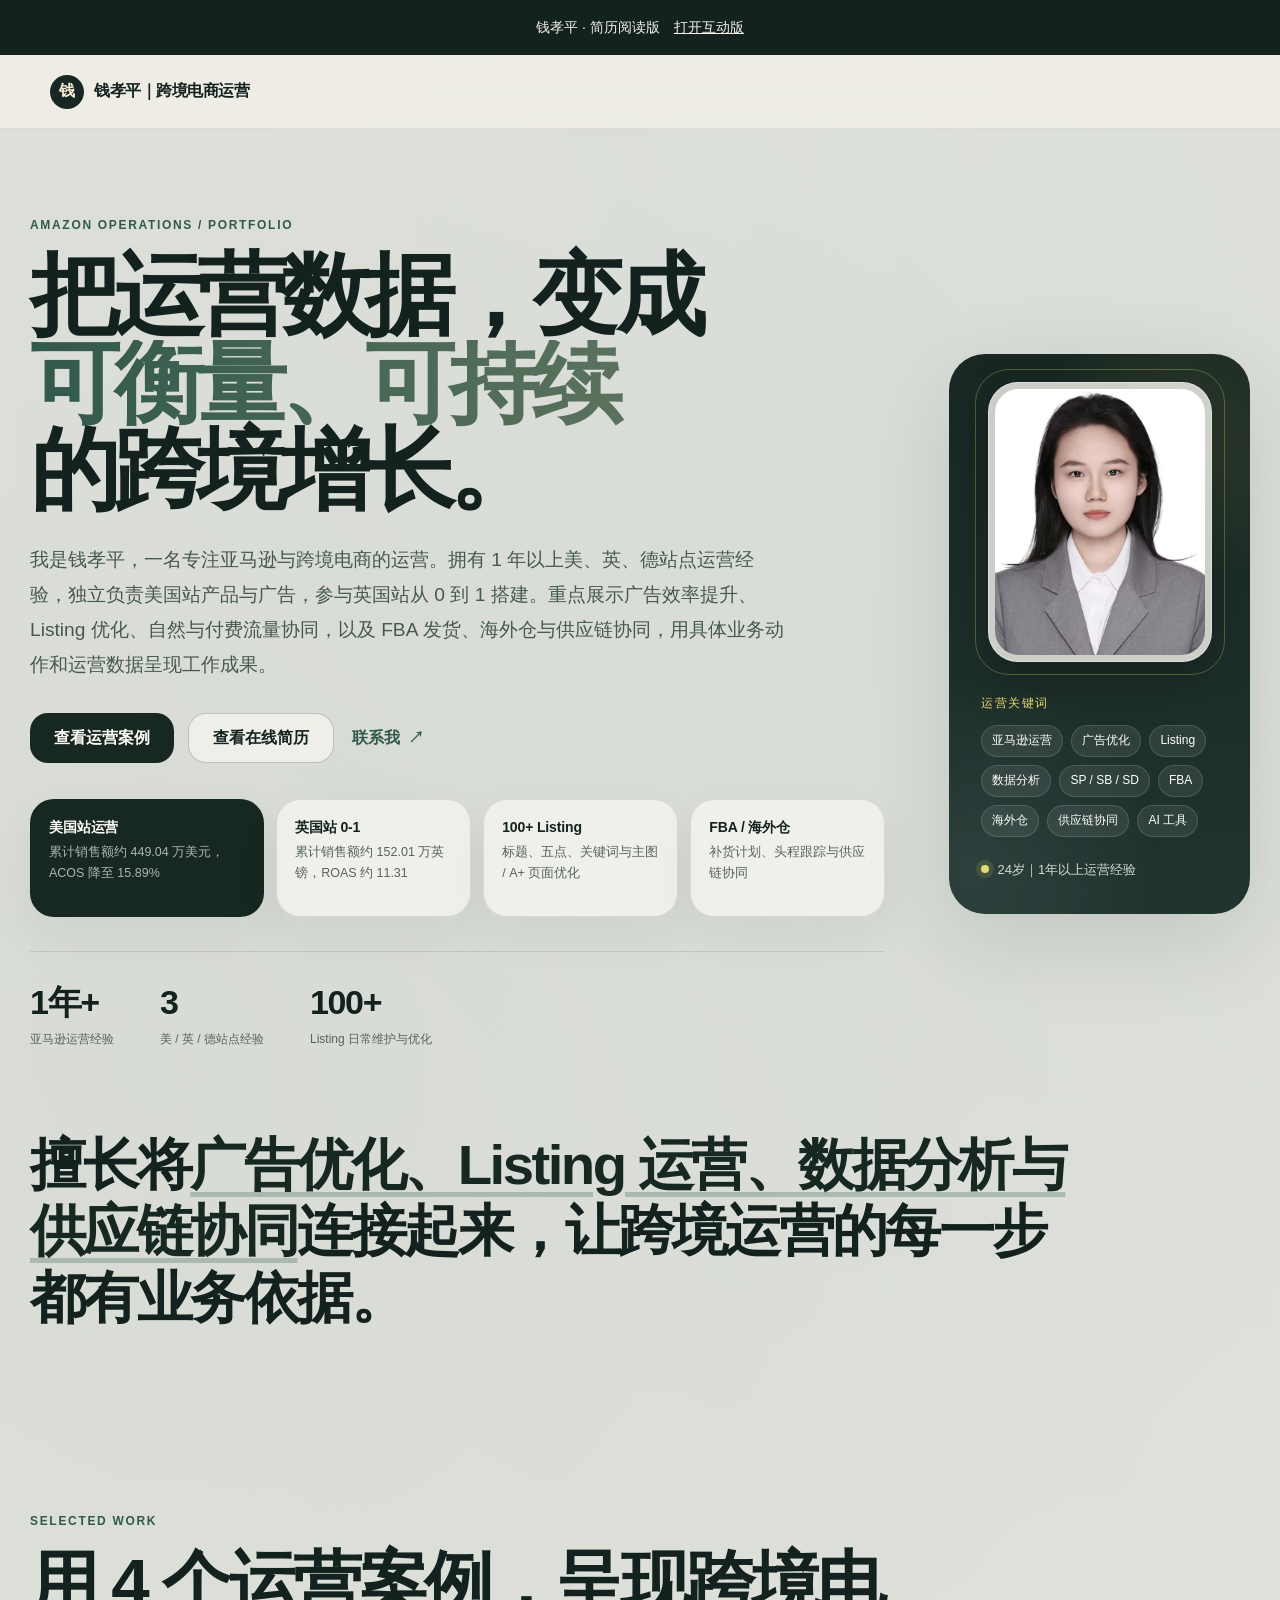
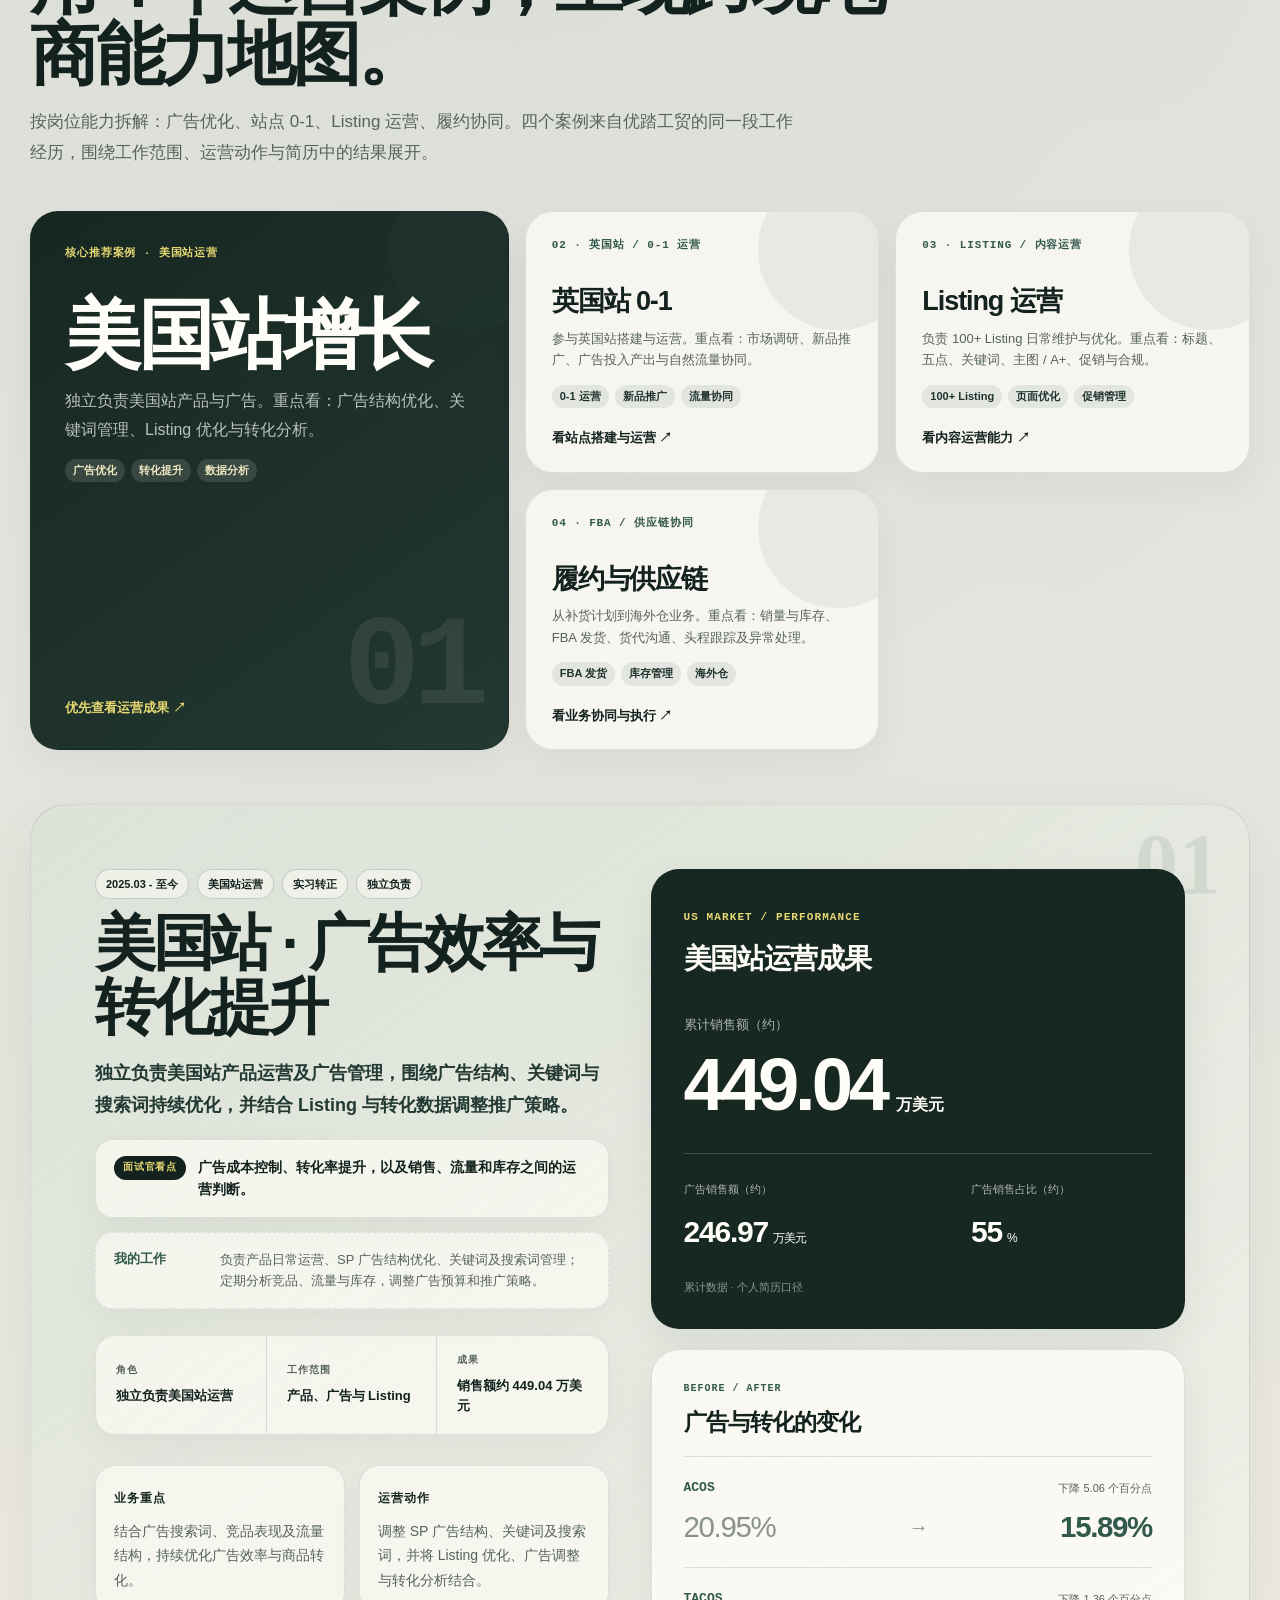
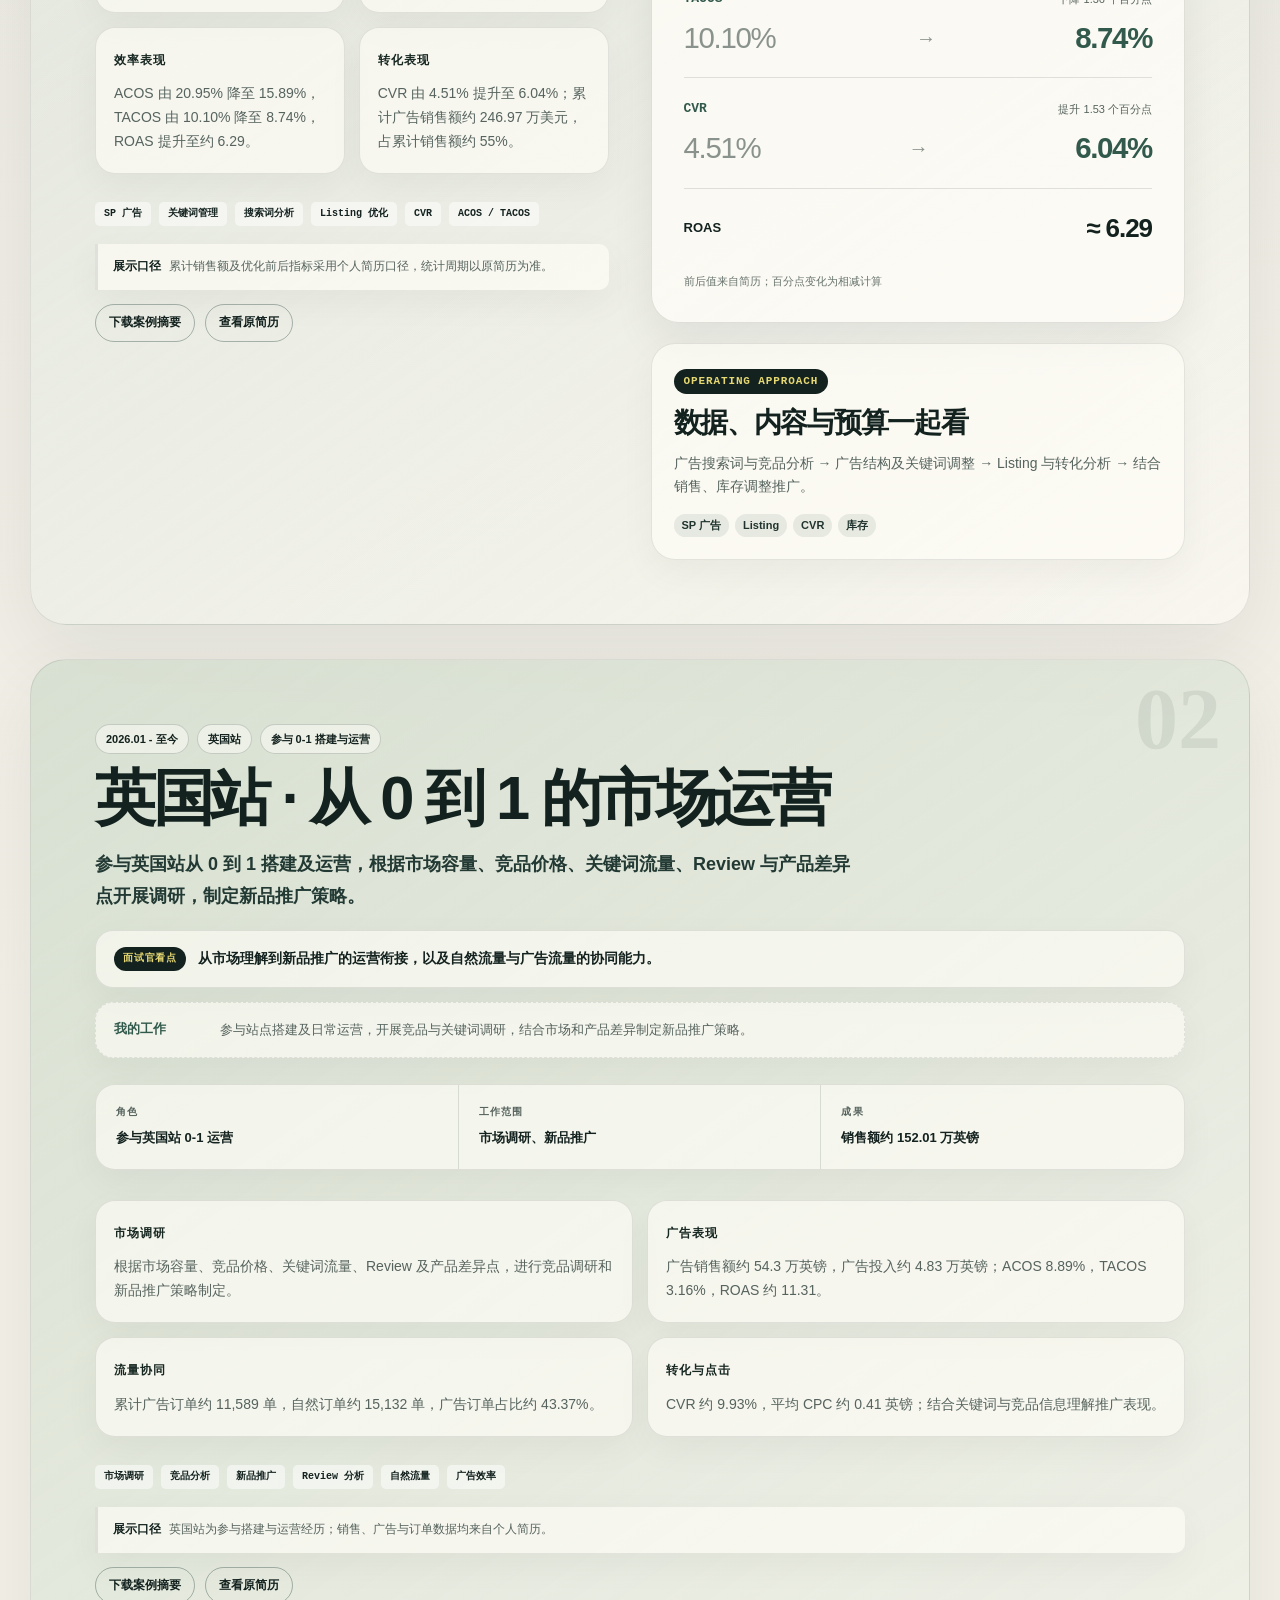
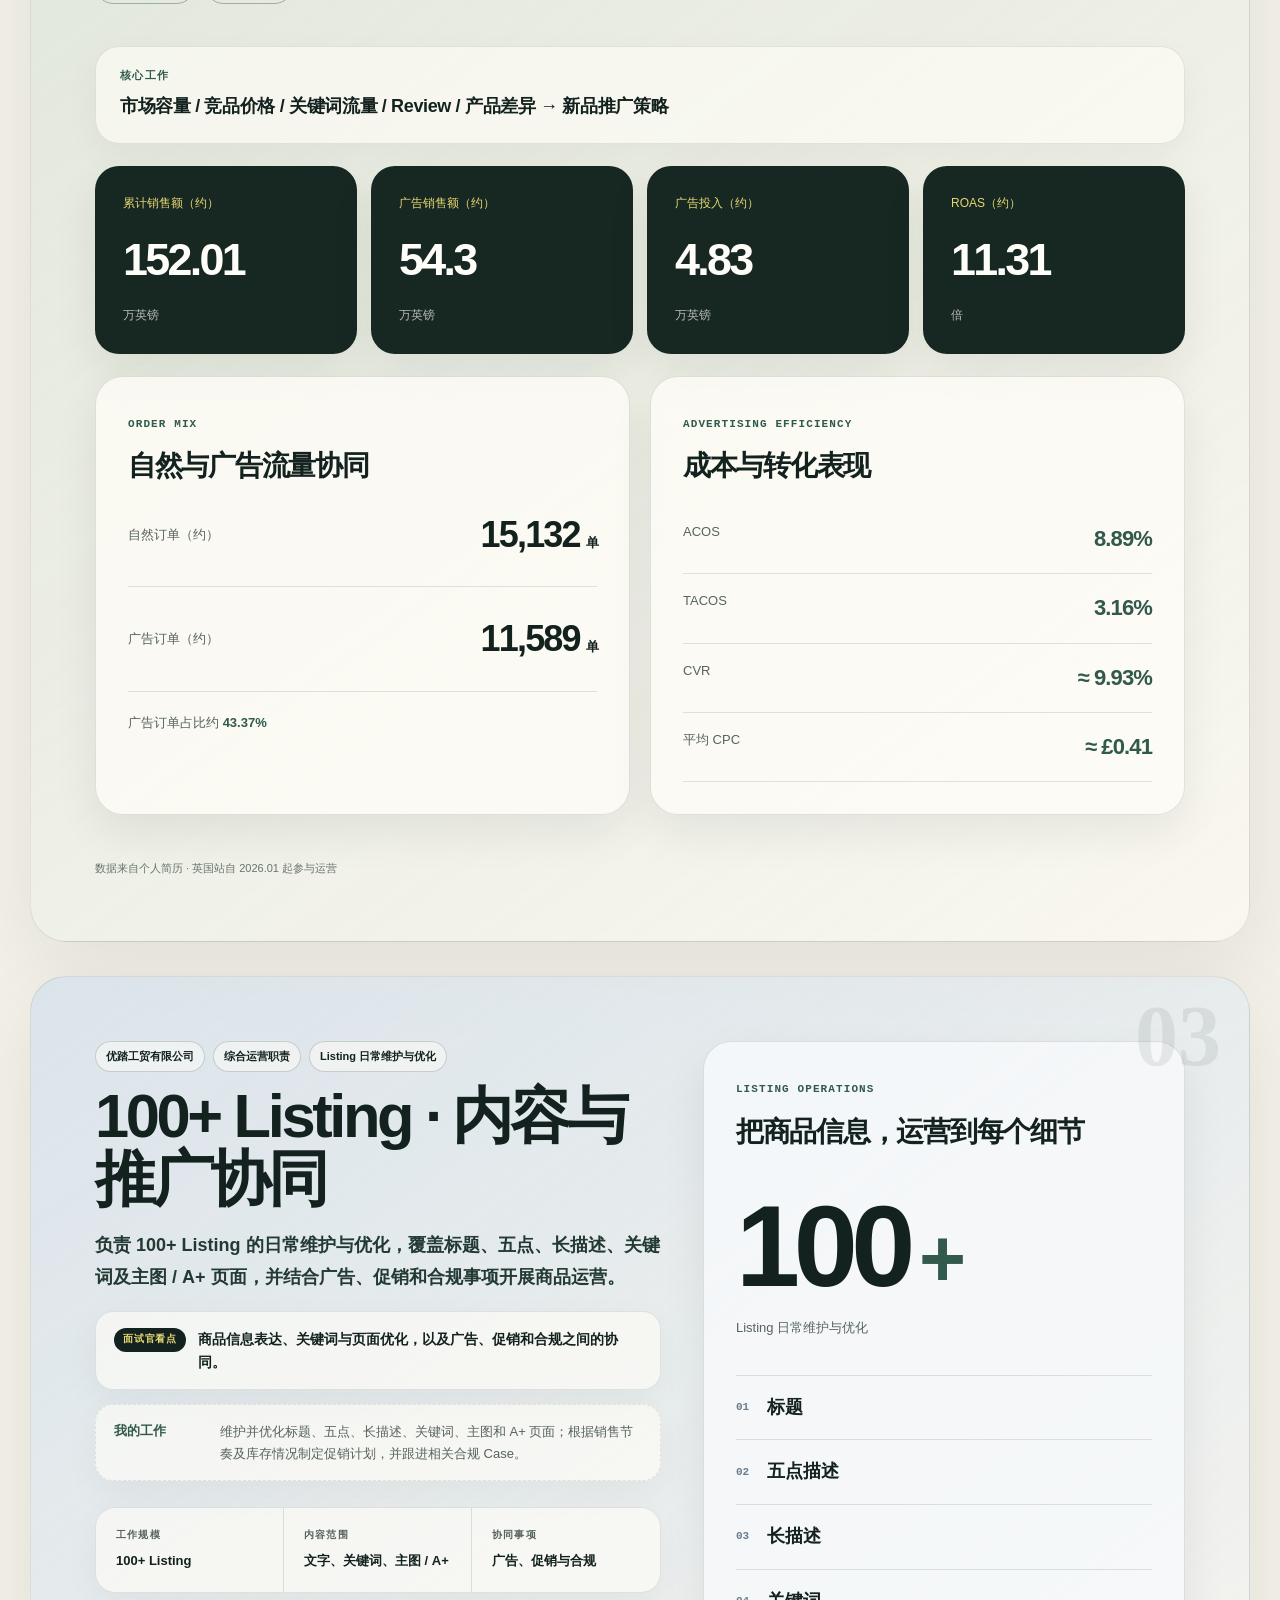
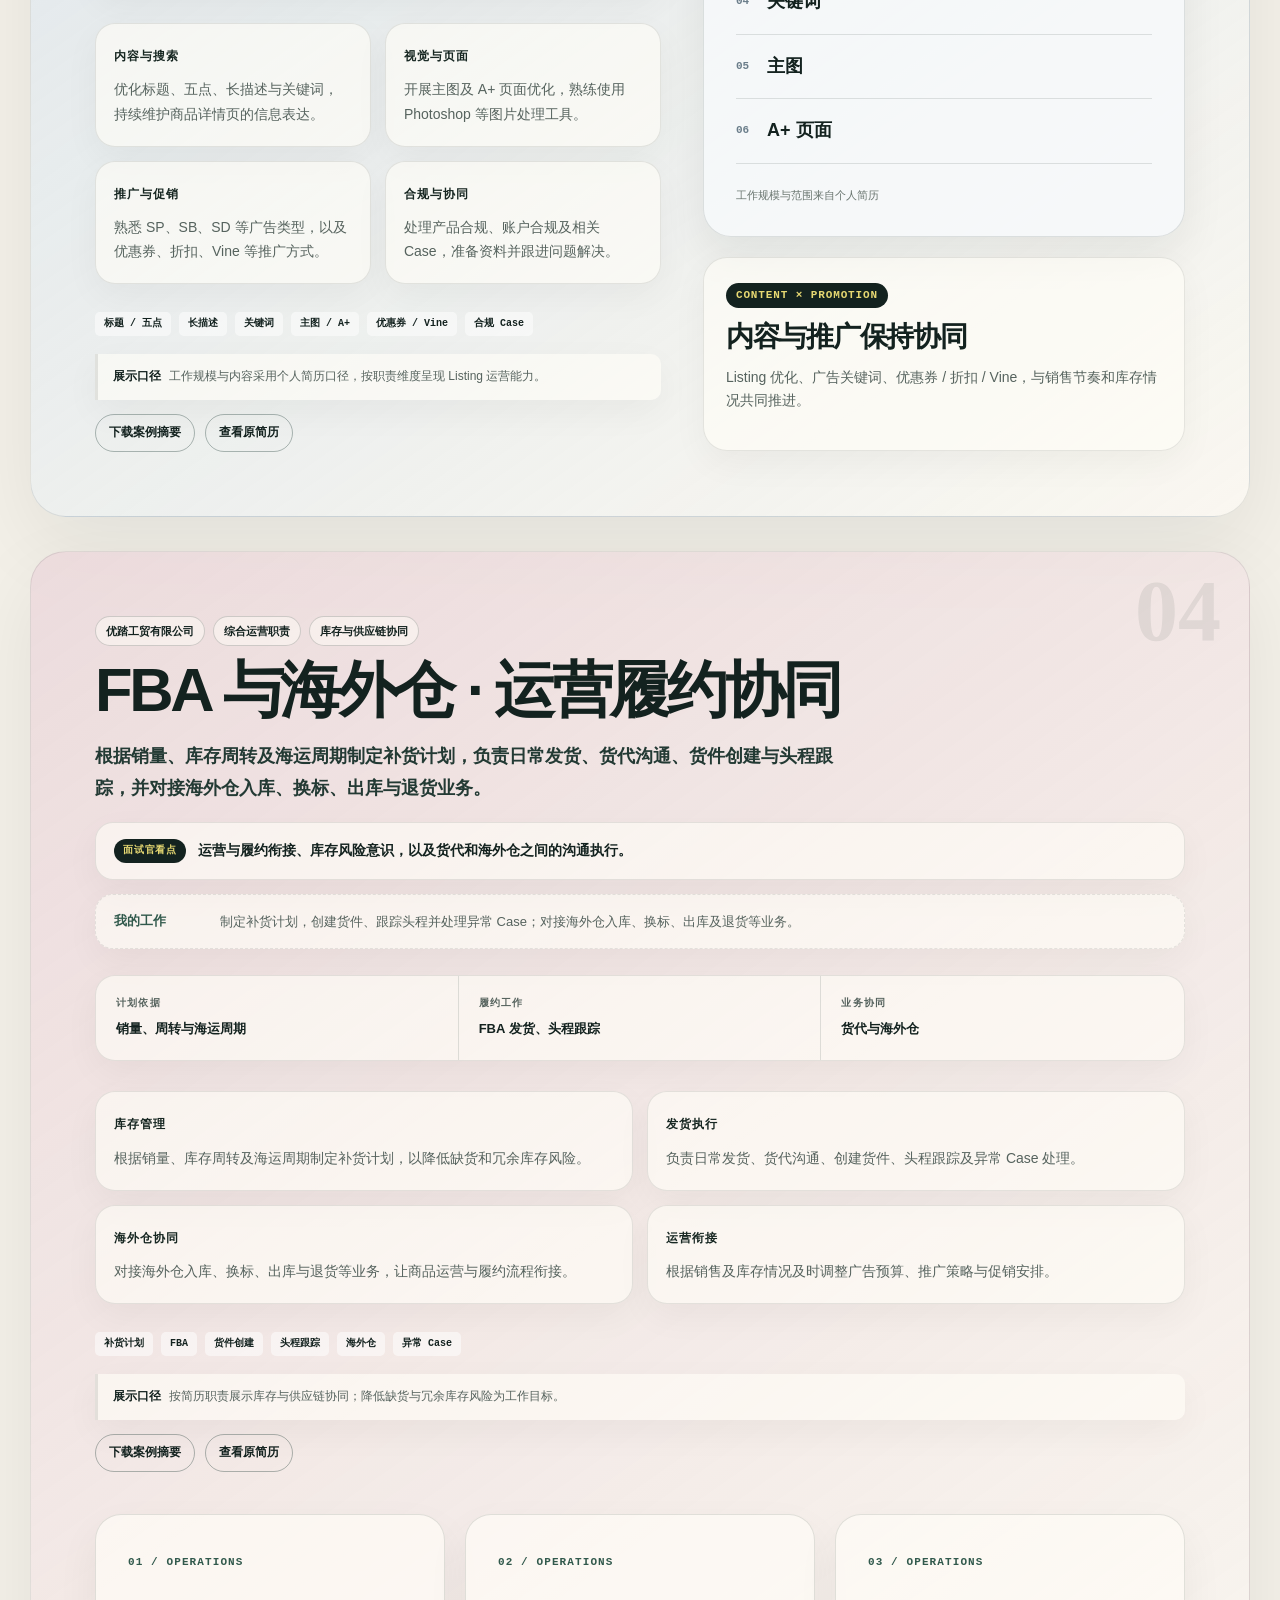
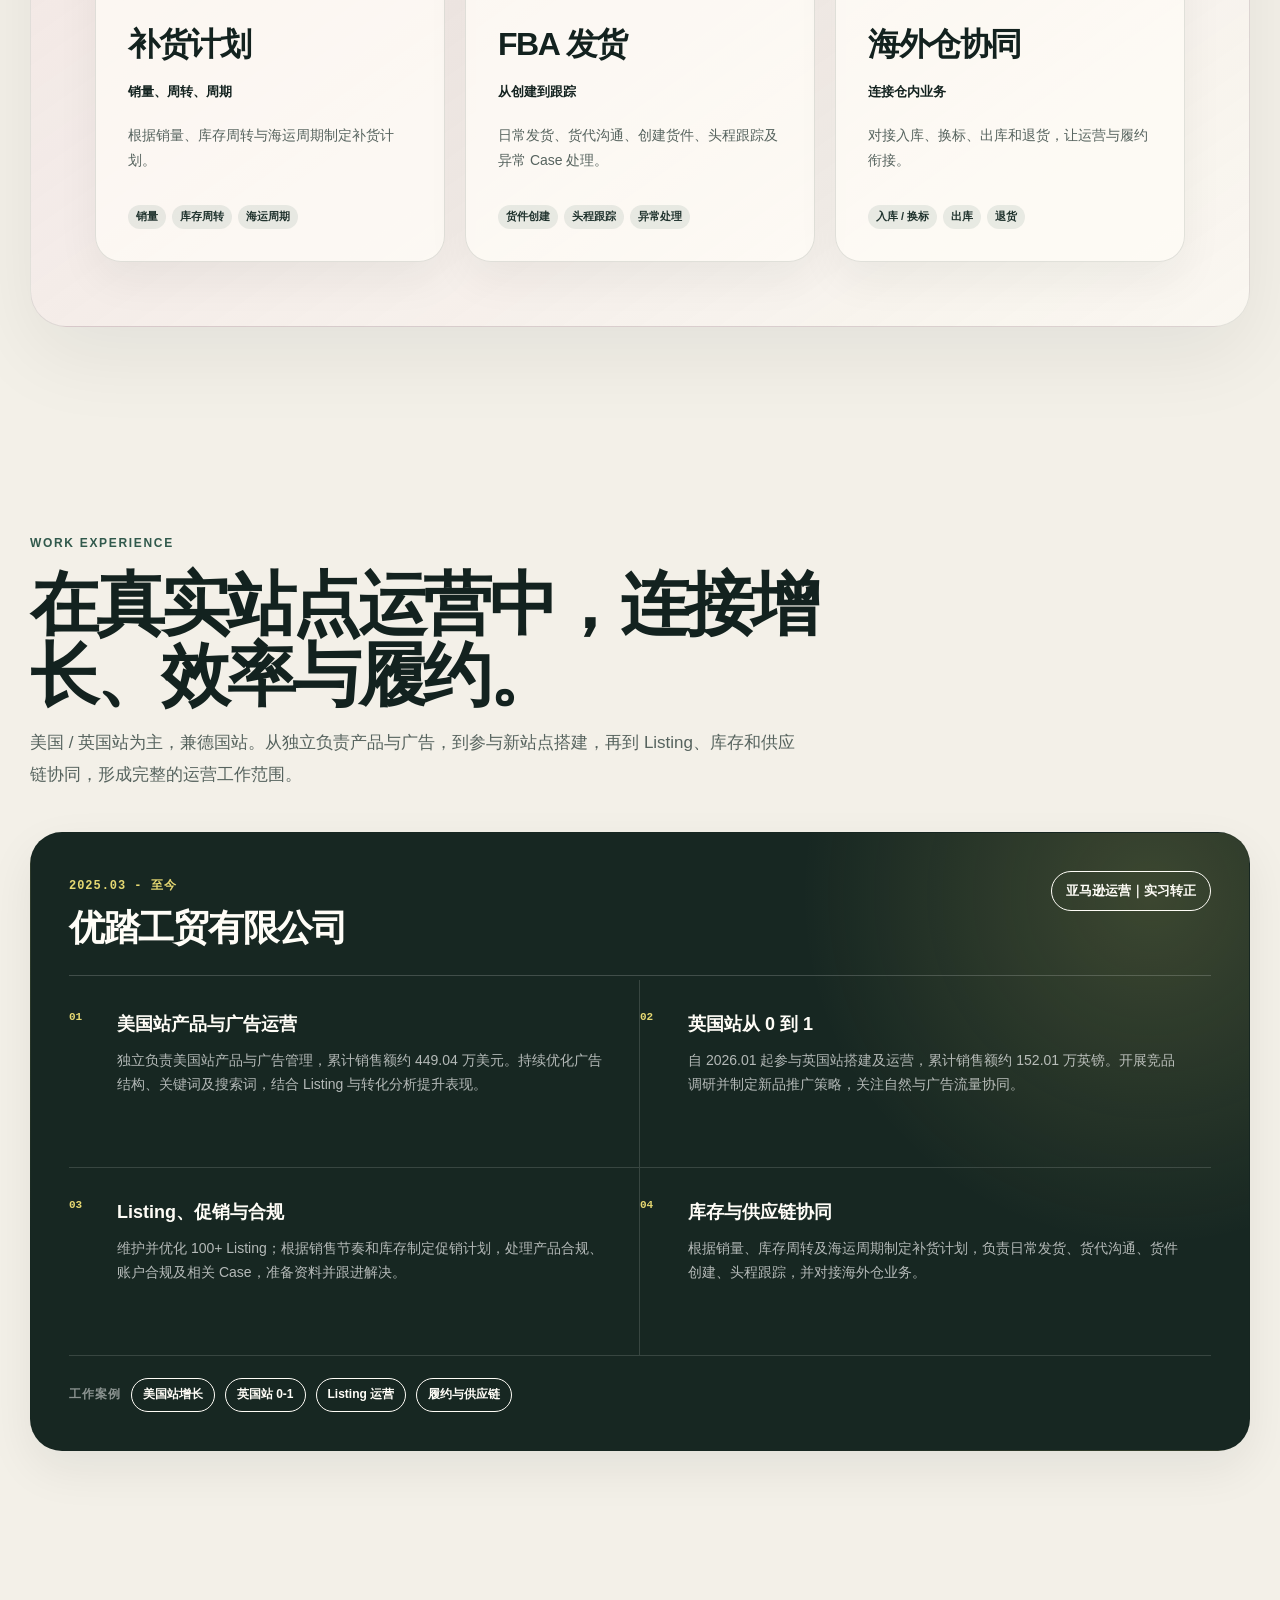
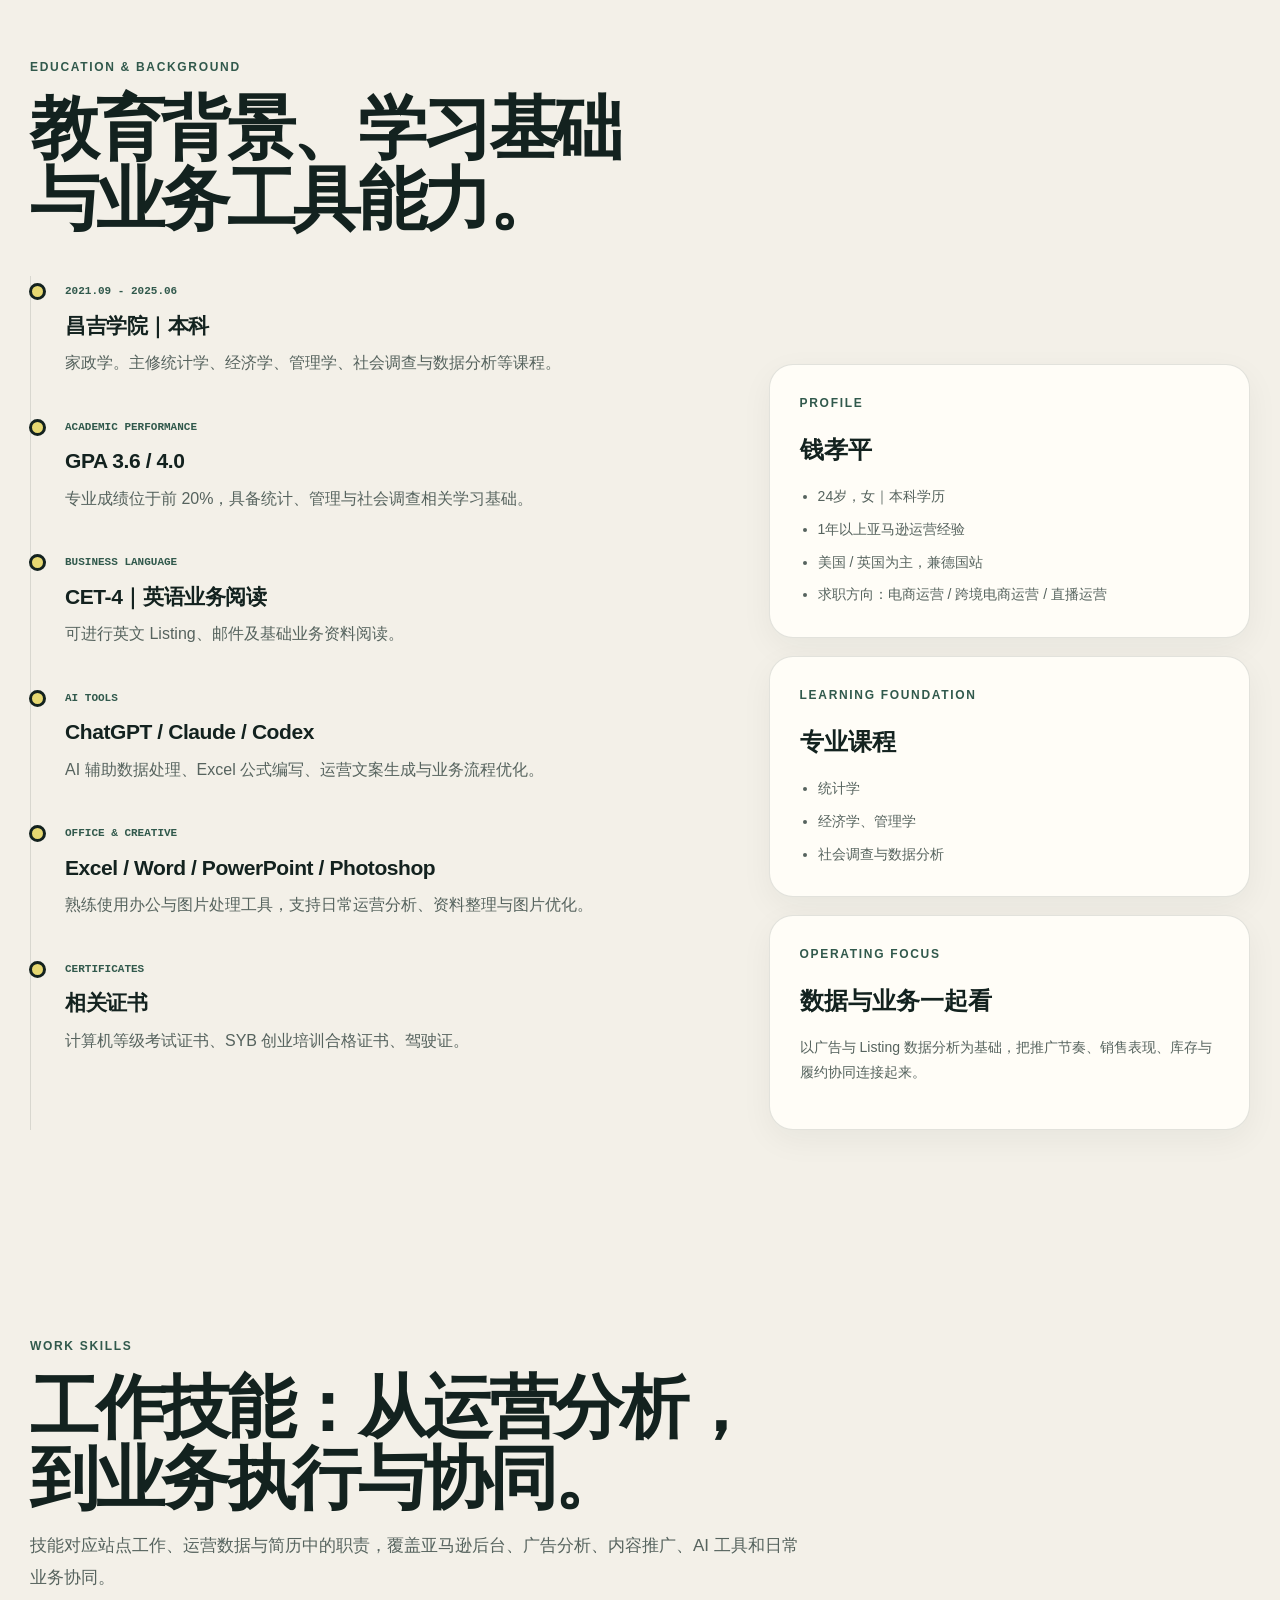
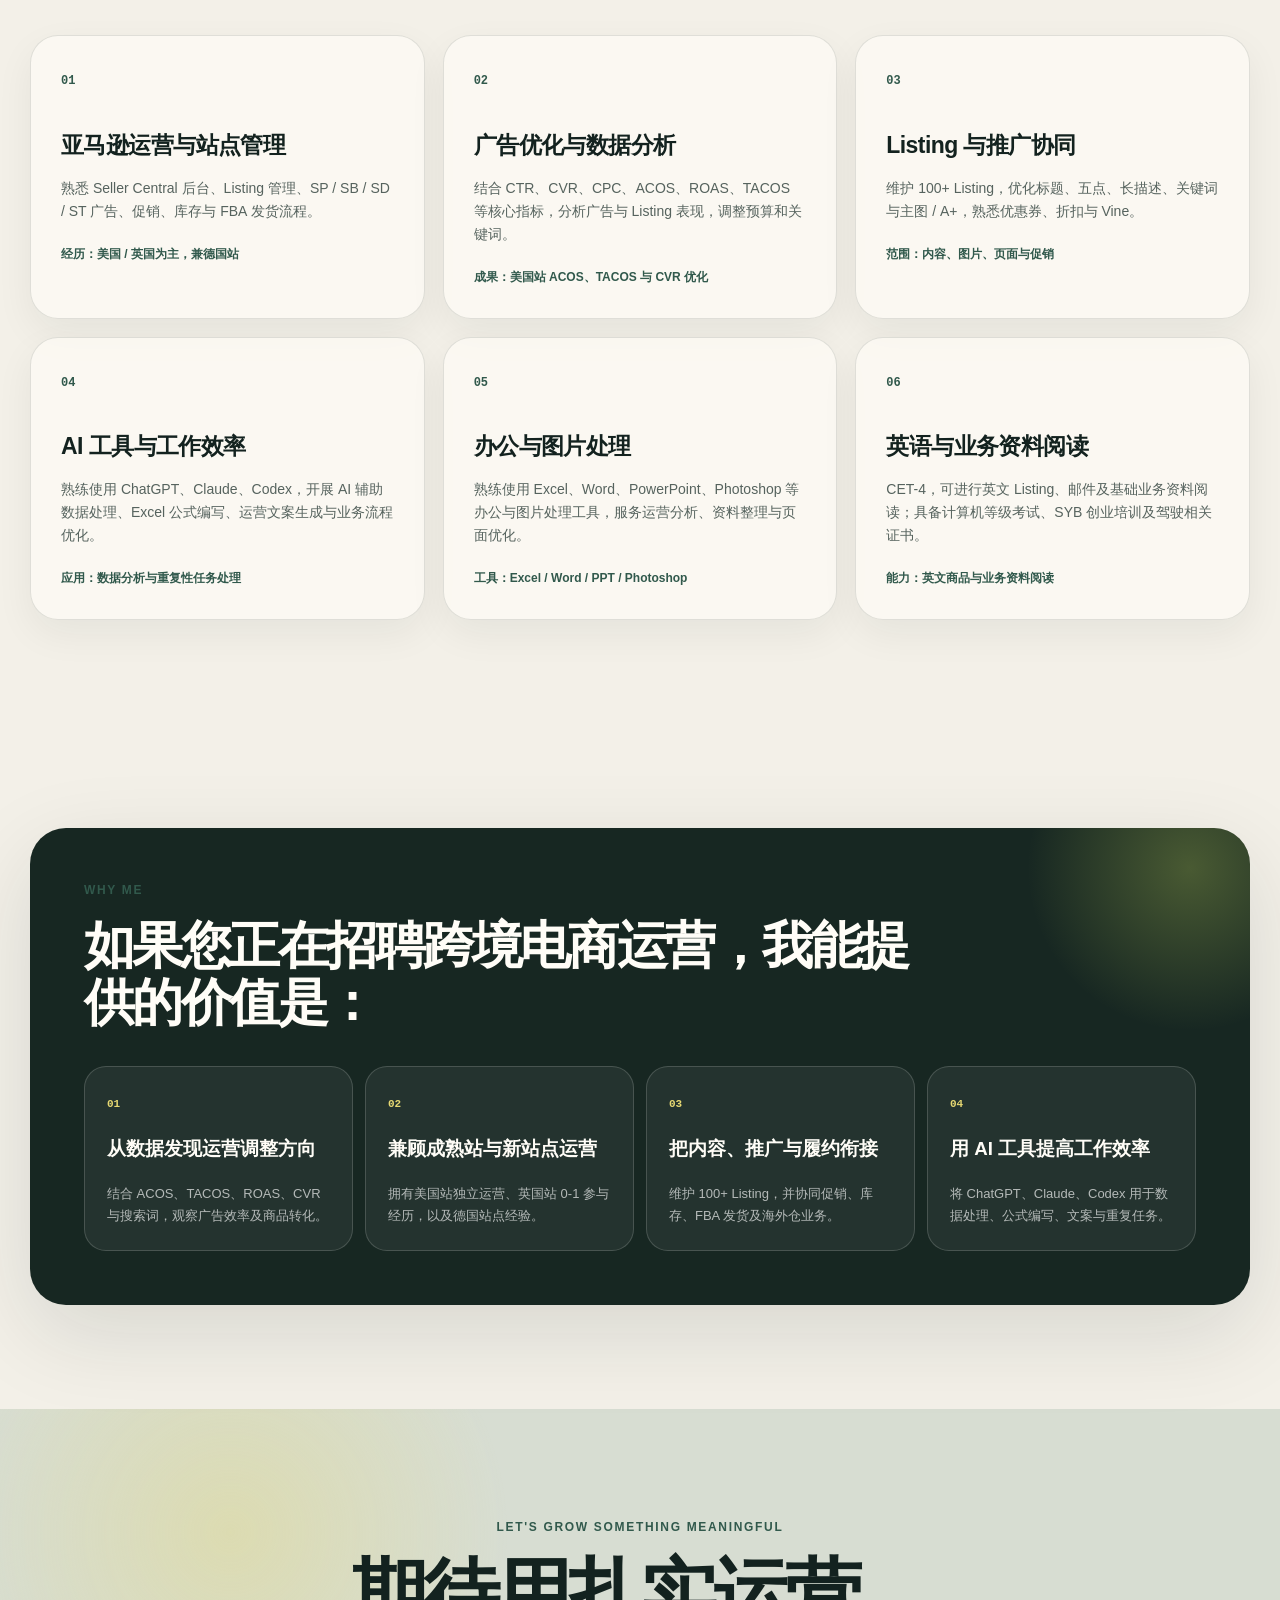
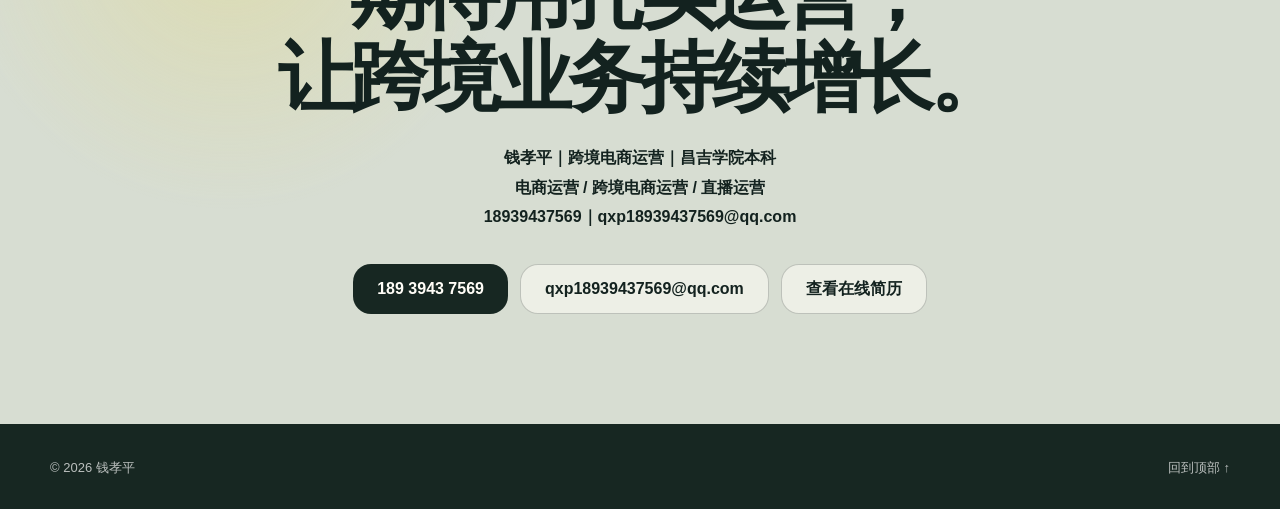
<file: offline.html>
<!doctype html>
<html lang="zh-CN">
  <head>
    <meta charset="UTF-8" />
    <meta name="viewport" content="width=device-width, initial-scale=1.0" />
    <meta name="theme-color" content="#172722" />
    <meta name="description" content="钱孝平的跨境电商运营作品集。展示亚马逊美国站广告优化、英国站从0到1、100+ Listing运营与FBA、海外仓和供应链协同经历。" />
    <title>钱孝平｜跨境电商运营作品集 · 阅读版</title>
    
    <style>:root{--ink: #10231f;--ink-soft: #35514a;--paper: #f7f3ea;--cream: #ede4d3;--white: #fffdf8;--green: #2f654f;--mint: #b8ddc5;--acid: #d8ec62;--coral: #f08066;--blue: #9ed7ea;--line: rgba(16, 35, 31, .15);--shadow: 0 24px 80px rgba(16, 35, 31, .12)}.case-journey{--journey-accent: #146a50;--journey-tint: #e8f1ec;display:grid;grid-template-columns:minmax(190px,.72fr) minmax(270px,.92fr) minmax(340px,1.25fr);gap:clamp(18px,2.4vw,36px);align-items:stretch;margin-top:32px;padding:clamp(22px,3vw,42px);border:1px solid rgba(15,44,36,.16);border-radius:30px;background:linear-gradient(145deg,#f8faf8 0%,var(--journey-tint) 100%);box-shadow:0 24px 70px #12302814}.dengke-detail-gallery[hidden],.lingzhi-detail-flow[hidden]{display:none!important}.case-journey-lingzhi{--journey-accent: #17191b;--journey-tint: #eceeed}.case-journey-steps{display:grid;gap:9px;align-content:center}.case-journey-step{width:100%;display:grid;grid-template-columns:28px 1fr;gap:1px 10px;padding:13px 14px;border:1px solid rgba(24,48,40,.13);border-radius:15px;background:#ffffff7a;color:#52615c;text-align:left;cursor:pointer;transition:background .22s ease,border-color .22s ease,transform .22s ease,color .22s ease}.case-journey-step:hover{transform:translate(3px);border-color:color-mix(in srgb,var(--journey-accent) 42%,transparent)}.case-journey-step.is-active{background:var(--journey-accent);border-color:var(--journey-accent);color:#fff}.case-journey-step span{grid-row:1 / 3;font-size:12px;letter-spacing:.06em;opacity:.72}.case-journey-step b{font-size:15px;line-height:1.25}.case-journey-step small{font-size:11px;line-height:1.3;opacity:.7}.case-journey-device{margin:0;display:flex;flex-direction:column;justify-content:center;min-width:0}.case-journey-screen{position:relative;max-width:315px;margin:0 auto;padding:9px;overflow:hidden;border-radius:34px;background:#111716;box-shadow:0 22px 44px #081c1733}.case-journey-screen:before{content:"";position:absolute;z-index:2;top:14px;left:50%;width:58px;height:5px;border-radius:999px;transform:translate(-50%);background:#00000073}.case-journey-screen img{display:block;width:100%;aspect-ratio:9 / 18.5;object-fit:cover;object-position:top;border-radius:27px;transition:opacity .16s ease,transform .3s ease}.case-journey-screen img.is-changing{opacity:.25;transform:scale(.985)}.case-journey-device figcaption{margin-top:13px;color:#687670;font-size:12px;text-align:center;letter-spacing:.04em}.case-journey-explainer{align-self:center;min-width:0}.case-journey-eyebrow{display:inline-block;margin-bottom:15px;color:var(--journey-accent);font-size:12px;font-weight:800;letter-spacing:.08em}.case-journey-explainer h4{margin:0;color:#102a23;font-size:clamp(24px,2.5vw,38px);line-height:1.12;letter-spacing:-.035em}.case-journey-explainer>p{margin:16px 0 21px;color:#50605a;font-size:15px;line-height:1.72}.case-journey-explainer dl{margin:0;border-top:1px solid rgba(20,56,46,.14)}.case-journey-explainer dl div{display:grid;grid-template-columns:86px 1fr;gap:14px;padding:11px 0;border-bottom:1px solid rgba(20,56,46,.11)}.case-journey-explainer dt{color:var(--journey-accent);font-size:12px;font-weight:800}.case-journey-explainer dd{margin:0;color:#3f4c48;font-size:13px;line-height:1.55}.case-journey-controls{display:flex;align-items:center;justify-content:flex-end;gap:11px;margin-top:19px}.case-journey-controls button{width:38px;height:38px;border:1px solid rgba(20,50,42,.2);border-radius:50%;background:#ffffffb3;color:var(--journey-accent);cursor:pointer;font-size:17px;transition:transform .2s ease,background .2s ease}.case-journey-controls button:hover{transform:translateY(-2px);background:#fff}.case-journey-controls span{min-width:50px;color:#69756f;font-size:12px;text-align:center;letter-spacing:.08em}@media(max-width:980px){.case-journey{grid-template-columns:150px minmax(230px,.85fr) 1.15fr;padding:22px;gap:18px}.case-journey-step{grid-template-columns:23px 1fr;padding:11px}.case-journey-step small{display:none}.case-journey-explainer dl div{grid-template-columns:76px 1fr}}@media(max-width:760px){.case-journey{grid-template-columns:1fr;border-radius:22px;padding:16px}.case-journey-steps{display:flex;overflow-x:auto;padding-bottom:4px;scroll-snap-type:x mandatory}.case-journey-step{min-width:128px;grid-template-columns:20px 1fr;scroll-snap-align:start}.case-journey-device{order:2}.case-journey-explainer{order:3}.case-journey-screen{max-width:260px}.case-journey-explainer h4{font-size:27px}.case-journey-explainer dl div{grid-template-columns:72px 1fr}.case-journey-controls{justify-content:center}}@media(prefers-reduced-motion:reduce){.case-journey-step,.case-journey-screen img,.case-journey-controls button{transition:none}}*{box-sizing:border-box}html{scroll-behavior:smooth}body{margin:0;background:var(--paper);color:var(--ink);font-family:-apple-system,BlinkMacSystemFont,SF Pro Display,PingFang SC,Microsoft YaHei,sans-serif;line-height:1.65;-webkit-font-smoothing:antialiased}img{max-width:100%;display:block}a{color:inherit;text-decoration:none}button,a{-webkit-tap-highlight-color:transparent}.skip-link{position:fixed;left:16px;top:-60px;z-index:1000;background:var(--ink);color:#fff;padding:10px 16px}.skip-link:focus{top:16px}.section-shell{width:min(1180px,calc(100% - 48px));margin:0 auto}.section-block{padding:112px 0}.site-header{position:sticky;top:0;z-index:100;height:72px;padding:0 max(24px,calc((100vw - 1180px)/2));display:flex;align-items:center;justify-content:space-between;background:#f7f3eadb;border-bottom:1px solid var(--line);backdrop-filter:blur(18px)}.brand{display:flex;align-items:center;gap:10px;font-weight:750;letter-spacing:-.02em}.brand-mark{display:grid;place-items:center;width:34px;height:34px;border-radius:50%;background:var(--ink);color:var(--acid);font-family:Georgia,serif}.site-nav{display:flex;align-items:center;gap:28px;font-size:14px;font-weight:650}.site-nav a{transition:opacity .2s,transform .2s}.site-nav a:hover{opacity:.62;transform:translateY(-1px)}.nav-cta{border:1px solid var(--ink);padding:7px 14px;border-radius:999px}.menu-button{display:none;border:0;background:transparent;font:inherit;color:inherit}.hero{min-height:calc(100vh - 72px);padding:76px 0 64px;display:grid;grid-template-columns:1.45fr .55fr;gap:72px;align-items:center}.eyebrow{margin:0 0 18px;font-size:12px;line-height:1.4;font-weight:800;letter-spacing:.18em;color:var(--green)}.hero h1{margin:0;font-size:clamp(48px,6.4vw,88px);line-height:1.04;letter-spacing:-.065em;font-weight:820}.hero-line{display:block}.hero h1 .hero-accent{color:var(--green)}.hero-lead{max-width:780px;margin:30px 0 0;font-size:19px;color:var(--ink-soft)}.hero-actions,.contact-actions{display:flex;gap:12px;flex-wrap:wrap;margin-top:34px}.button{display:inline-flex;align-items:center;justify-content:center;min-height:48px;padding:0 22px;border-radius:999px;font-weight:750;transition:transform .2s,box-shadow .2s}.button:hover{transform:translateY(-2px);box-shadow:0 10px 28px #10231f24}.button.primary{background:var(--ink);color:var(--white)}.button.secondary{border:1px solid var(--ink)}.hero-proof-grid{display:grid;grid-template-columns:repeat(4,1fr);gap:10px;margin-top:32px}.hero-proof-grid article{padding:14px 14px 15px;background:#ffffff7a;border:1px solid var(--line);border-radius:18px}.hero-proof-grid b{display:block;margin-bottom:5px;font-size:13px;line-height:1.35}.hero-proof-grid span{display:block;color:var(--ink-soft);font-size:12px;line-height:1.55}.signal-row{display:flex;gap:38px;margin-top:52px;padding-top:24px;border-top:1px solid var(--line)}.signal-row div{display:grid}.signal-row strong{font-size:26px;letter-spacing:-.04em}.signal-row span{font-size:12px;color:var(--ink-soft)}.hero-card{position:relative;min-height:470px;padding:34px;display:flex;flex-direction:column;justify-content:flex-end;overflow:hidden;background:var(--ink);color:#fff;border-radius:32px;box-shadow:var(--shadow)}.hero-card:before{content:"";position:absolute;inset:0;opacity:.35;background:radial-gradient(circle at 80% 20%,var(--blue),transparent 34%),radial-gradient(circle at 0 90%,var(--coral),transparent 35%)}.avatar-orbit{position:absolute;left:50%;top:24px;transform:translate(-50%);width:188px;aspect-ratio:4 / 5;height:auto;padding:6px;background:var(--acid);border:1px solid rgba(255,255,255,.32);border-radius:26px;box-shadow:0 18px 45px #00000047}.avatar-orbit:before{content:"";position:absolute;inset:-14px;z-index:-1;border:1px solid rgba(216,236,98,.28);border-radius:34px}.avatar-orbit img{width:100%;height:100%;object-fit:contain;object-position:center center;border-radius:20px;background:#eee7df}.hero-card-kicker,.tag-cloud,.availability{position:relative;z-index:2}.hero-card-kicker{margin:0 0 12px;color:var(--mint);font-size:12px;letter-spacing:.12em}.tag-cloud{display:flex;flex-wrap:wrap;gap:8px}.tag-cloud span{padding:5px 10px;background:#ffffff17;border:1px solid rgba(255,255,255,.11);border-radius:999px;font-size:12px}.availability{margin-top:22px;display:flex;align-items:center;gap:8px;font-size:13px}.availability i{width:8px;height:8px;background:var(--acid);border-radius:50%;box-shadow:0 0 0 5px #d8ec621f}.statement{padding:80px 10%;background:var(--cream);border-radius:40px}.statement p{margin:0;font-size:clamp(30px,4.4vw,58px);line-height:1.25;letter-spacing:-.045em;font-weight:780}.statement span{color:var(--green);text-decoration:underline;text-decoration-thickness:5px;text-decoration-color:var(--acid);text-underline-offset:8px}.internship-section{padding-top:132px}.internship-grid{display:grid;gap:22px}.internship-card{padding:38px;background:var(--white);border:1px solid var(--line);border-radius:30px;box-shadow:0 18px 48px #10231f12}.internship-card.internship-primary{background:var(--ink);color:var(--white)}.internship-head{display:flex;align-items:flex-start;justify-content:space-between;gap:30px;padding-bottom:26px;border-bottom:1px solid var(--line)}.internship-primary .internship-head{border-color:#ffffff2e}.internship-head span{color:var(--green);font:800 12px/1.4 ui-monospace,SFMono-Regular,Menlo,monospace;letter-spacing:.08em}.internship-primary .internship-head span{color:var(--acid)}.internship-head h3{margin:8px 0 0;font-size:clamp(24px,3vw,36px);line-height:1.2;letter-spacing:-.035em}.internship-head>b{flex:0 0 auto;padding:8px 14px;border:1px solid currentColor;border-radius:999px;font-size:13px}.internship-work{display:grid;grid-template-columns:repeat(2,1fr);gap:0;margin-top:4px}.internship-work>div{position:relative;min-height:188px;padding:30px 30px 20px 48px;border-bottom:1px solid var(--line)}.internship-work>div:nth-child(odd){border-right:1px solid var(--line)}.internship-primary .internship-work>div{border-color:#ffffff24}.internship-work span{position:absolute;left:0;top:32px;color:var(--green);font:800 11px/1 ui-monospace,monospace}.internship-primary .internship-work span{color:var(--acid)}.internship-work h4{margin:0 0 10px;font-size:18px}.internship-work p{margin:0;color:var(--ink-soft);font-size:14px}.internship-primary .internship-work p{color:#ffffffad}.internship-work.compact>div{min-height:154px}.internship-links{display:flex;align-items:center;gap:10px;flex-wrap:wrap;margin-top:22px;font-size:12px}.internship-links>span{color:var(--ink-soft);font-weight:800;letter-spacing:.08em}.internship-primary .internship-links>span{color:#ffffff80}.internship-links a{padding:6px 11px;border:1px solid currentColor;border-radius:999px;font-weight:750}.capability-grid{display:grid;grid-template-columns:repeat(3,1fr);gap:18px}.capability-card{min-height:270px;padding:30px;background:var(--white);border:1px solid var(--line);border-radius:26px;box-shadow:0 14px 38px #10231f0f}.capability-card span{color:var(--green);font:800 12px/1 ui-monospace,SFMono-Regular,Menlo,monospace}.capability-card h3{margin:34px 0 12px;font-size:23px;letter-spacing:-.025em}.capability-card p{margin:0;color:var(--ink-soft);font-size:14px}.capability-card b{display:block;margin-top:22px;color:var(--green);font-size:12px}.job-fit-section{padding-top:40px}.job-fit-card{position:relative;overflow:hidden;padding:54px;background:var(--ink);color:var(--white);border-radius:38px;box-shadow:var(--shadow)}.job-fit-card:after{content:"";position:absolute;right:-120px;top:-140px;width:360px;height:360px;border-radius:50%;background:radial-gradient(circle,rgba(216,236,98,.26),transparent 64%)}.job-fit-card .eyebrow{color:var(--acid)}.job-fit-card h2{position:relative;z-index:1;max-width:850px;margin:0 0 34px;font-size:clamp(32px,4vw,54px);line-height:1.12;letter-spacing:-.05em}.job-fit-grid{position:relative;z-index:1;display:grid;grid-template-columns:repeat(4,1fr);gap:12px}.job-fit-grid article{padding:22px;border:1px solid rgba(255,255,255,.16);border-radius:22px;background:#ffffff0f}.job-fit-grid span{color:var(--acid);font:800 11px/1 ui-monospace,SFMono-Regular,Menlo,monospace}.job-fit-grid b{display:block;margin:18px 0 8px;font-size:17px;line-height:1.35}.job-fit-grid p{margin:0;color:#ffffffa8;font-size:13px;line-height:1.7}.section-heading{max-width:760px;margin-bottom:52px}.section-heading h2{margin:0;font-size:clamp(38px,5vw,66px);line-height:1.1;letter-spacing:-.05em}.section-heading>p:last-child{color:var(--ink-soft);font-size:18px}.project-overview{display:grid;grid-template-columns:repeat(4,1fr);gap:14px;margin:-12px 0 54px}.overview-card{position:relative;min-height:244px;padding:24px 22px 22px;display:flex;flex-direction:column;overflow:hidden;background:var(--white);border:1px solid var(--line);border-radius:24px;box-shadow:0 14px 36px #10231f0d;transition:transform .22s ease,box-shadow .22s ease,border-color .22s ease}.overview-card:after{content:"";position:absolute;right:-40px;top:-42px;width:130px;height:130px;border-radius:999px;background:#d8ec6261;transition:transform .28s ease,opacity .28s ease}.overview-card:hover{transform:translateY(-5px);border-color:#10231f52;box-shadow:0 24px 54px #10231f1c}.overview-card:hover:after{transform:scale(1.18);opacity:.9}.overview-card span,.overview-card h3,.overview-card p,.overview-card b{position:relative;z-index:1}.overview-card span{color:var(--green);font:800 11px/1.4 ui-monospace,SFMono-Regular,Menlo,monospace;letter-spacing:.08em;text-transform:uppercase}.overview-card h3{margin:42px 0 12px;font-size:27px;line-height:1.05;letter-spacing:-.04em}.overview-card p{margin:0;color:var(--ink-soft);font-size:13px;line-height:1.65}.ability-tags{position:relative;z-index:1;display:flex;flex-wrap:wrap;gap:6px;margin-top:14px}.ability-tags i{padding:4px 8px;border-radius:999px;background:#10231f12;color:var(--ink);font-style:normal;font-size:11px;font-weight:800;line-height:1.4}.overview-highlight .ability-tags i{background:#ffffff21;color:var(--acid)}.overview-card b{margin-top:auto;padding-top:22px;color:var(--ink);font-size:13px;line-height:1.2}.overview-highlight{background:var(--ink);color:var(--white);border-color:var(--ink)}.overview-highlight span{color:var(--acid)}.overview-highlight p{color:#ffffffb3}.overview-highlight b{color:var(--acid)}.overview-highlight:after{background:radial-gradient(circle,rgba(216,236,98,.62),transparent 68%)}.overview-featured{grid-column:span 2;min-height:292px;padding:30px 30px 28px}.overview-featured:before{content:"CORE CASE";position:absolute;right:28px;bottom:26px;z-index:0;color:#ffffff14;font:900 54px/1 ui-monospace,SFMono-Regular,Menlo,monospace;letter-spacing:-.06em;pointer-events:none}.overview-featured h3{margin-top:54px;font-size:clamp(38px,4vw,54px)}.overview-featured p{max-width:620px;font-size:15px}.case{position:relative;display:grid;grid-template-columns:1.08fr .92fr;gap:54px;margin-top:44px;padding:74px 64px;border-radius:40px;overflow:hidden}.case+.case{margin-top:36px}.case-index{position:absolute;right:28px;top:16px;font:800 86px/1 Georgia,serif;color:#10231f14}.case h3{margin:12px 0 16px;font-size:clamp(34px,4vw,56px);line-height:1.05;letter-spacing:-.055em}.case-meta{display:flex;gap:10px;flex-wrap:wrap}.case-meta span{padding:5px 10px;border:1px solid currentColor;border-radius:999px;font-size:11px;font-weight:750}.case-one-liner{font-size:19px;font-weight:650;line-height:1.55}.interview-focus{margin-top:18px;padding:16px 18px;display:flex;gap:12px;align-items:flex-start;background:#ffffff75;border:1px solid rgba(18,47,41,.15);border-radius:18px}.interview-focus span{flex:0 0 auto;padding:5px 9px;border-radius:999px;background:var(--ink);color:var(--acid);font:800 10px/1.4 ui-monospace,SFMono-Regular,Menlo,monospace;letter-spacing:.08em;white-space:nowrap}.interview-focus p{margin:0;color:var(--ink);font-size:14px;line-height:1.6;font-weight:750}.case-dengkexing .interview-focus{background:#d8ec6233;border-color:#122f293d}.my-output{margin-top:14px;padding:16px 18px;display:grid;grid-template-columns:92px 1fr;gap:14px;background:#ffffff52;border:1px dashed rgba(18,47,41,.24);border-radius:18px}.my-output b{color:var(--green);font-size:13px;line-height:1.5}.my-output p{margin:0;color:var(--ink-soft);font-size:13px;line-height:1.65}.case-proof-strip{margin-top:26px;display:grid;grid-template-columns:repeat(3,1fr);border:1px solid rgba(18,47,41,.16);background:#ffffff59;border-radius:18px;overflow:hidden}.case-proof-strip div{min-height:92px;padding:18px 20px;display:grid;align-content:center;gap:8px;border-right:1px solid rgba(18,47,41,.13)}.case-proof-strip div:last-child{border-right:0}.case-proof-strip span{color:var(--ink-soft);font:800 10px/1.4 ui-monospace,SFMono-Regular,Menlo,monospace;letter-spacing:.12em;text-transform:uppercase}.case-proof-strip b{font-size:13px;line-height:1.55}.case-grid{display:grid;grid-template-columns:1fr 1fr;gap:20px;margin-top:30px}.case-grid b{font-size:12px;letter-spacing:.12em}.case-grid p{margin:5px 0 0;font-size:14px;color:var(--ink-soft)}.case-skills{display:flex;gap:8px;flex-wrap:wrap;margin-top:28px}.case-skills span{padding:5px 9px;background:#ffffff85;border-radius:5px;font:700 10px/1.4 ui-monospace,SFMono-Regular,Menlo,monospace}.case-disclosure{margin:18px 0 0;padding:13px 15px;background:#ffffff75;border-left:3px solid var(--ink);border-radius:0 10px 10px 0;color:var(--ink-soft);font-size:12px}.case-disclosure b{margin-right:8px;color:var(--ink)}.case-doc-links{margin-top:14px;display:flex;gap:10px;flex-wrap:wrap}.case-doc-links a{padding:8px 13px;border:1px solid rgba(18,47,41,.32);border-radius:999px;color:var(--ink);text-decoration:none;font-weight:800;font-size:12px;background:#ffffff57;transition:background .2s ease,border-color .2s ease}.case-doc-links a:hover{background:#ffffffb3;border-color:var(--ink)}.case-deep-link{margin-top:24px;padding:0 0 8px;display:inline-flex;align-items:center;gap:12px;border:0;border-bottom:1px solid currentColor;background:transparent;color:inherit;font:800 14px/1.4 inherit;cursor:pointer}.case-deep-link span{font-size:18px;transition:transform .2s}.case-deep-link:hover span{transform:translate(3px,-3px)}.case-xiaoxiao{background:#cfe0f2}.case-yuexin{background:#edd4d8;grid-template-columns:1fr}.case-lingzhi{background:#cfd9cb;grid-template-columns:1fr}.case-dengkexing{background:#d8ded5}.dengke-case-guide{grid-template-columns:.98fr 1.02fr;align-items:start}.dengke-live-card{margin-top:28px;padding:22px;background:#ffffff94;border:1px solid rgba(16,35,31,.12);border-radius:24px}.dengke-live-card>span{display:inline-flex;margin-bottom:12px;padding:5px 10px;border-radius:999px;background:var(--ink);color:var(--acid);font:800 11px/1.4 ui-monospace,SFMono-Regular,Menlo,monospace;letter-spacing:.08em}.dengke-live-card p{margin:0 0 16px;color:var(--ink-soft);font-size:14px}.miniapp-command{display:grid;gap:7px;margin:14px 0 16px;padding:13px 14px;background:#10231f0f;border-radius:16px}.miniapp-command b{color:var(--green);font-size:12px;letter-spacing:.08em}.miniapp-command code{font:800 13px/1.45 ui-monospace,SFMono-Regular,Menlo,monospace;overflow-wrap:anywhere}.dengke-guide-block{margin-top:24px;padding:22px 24px;background:var(--ink);color:#fff;border-radius:24px}.dengke-guide-block h4,.dengke-focus-list h4,.gallery-heading h4{margin:0;font-size:22px;line-height:1.25;letter-spacing:-.02em}.dengke-guide-block p{margin:10px 0 14px;color:#ffffffa8;font-size:13px}.dengke-guide-block ol{margin:0;padding-left:18px;display:grid;gap:8px;color:#ffffffd1;font-size:14px}.sample-profile{margin-top:16px;display:flex;gap:8px;flex-wrap:wrap}.sample-profile b,.sample-profile span{padding:7px 10px;border-radius:999px;background:#ffffff85;font-size:12px}.sample-profile b{background:var(--acid);color:var(--ink)}.dengke-thinking-grid{margin-top:22px}.dengke-experience-panel{min-height:0;display:grid;grid-template-columns:.92fr .7fr .86fr;gap:20px;align-items:stretch;justify-content:center}.miniapp-access-card{align-self:center}.miniapp-access-card h4{margin:0 0 12px;font-size:clamp(24px,3vw,42px);line-height:1.08;letter-spacing:-.045em}.dengke-task-tags{display:flex;flex-wrap:wrap;gap:8px;margin-top:16px}.dengke-task-tags i{padding:7px 10px;border-radius:999px;background:#10231f14;color:var(--ink);font-style:normal;font-size:12px;font-weight:800}.miniapp-phone,.miniapp-invite{margin:0;overflow:hidden;background:#fff;border:7px solid var(--ink);border-radius:30px;box-shadow:0 28px 62px #10231f2e}.miniapp-phone img,.miniapp-invite img{width:100%;display:block}.miniapp-phone figcaption,.miniapp-invite figcaption,.dengke-shot-gallery figcaption{padding:13px 14px;background:#fff;color:var(--ink-soft);border-top:1px solid var(--line);font-size:12px;font-weight:750}.dengke-mini-gallery{display:grid;grid-template-columns:1fr;gap:12px;align-self:center}.dengke-mini-gallery figure{margin:0;display:grid;grid-template-columns:82px 1fr;align-items:center;overflow:hidden;background:#ffffffad;border:1px solid rgba(16,35,31,.12);border-radius:20px;box-shadow:0 14px 34px #10231f14}.dengke-mini-gallery img{width:82px;height:118px;object-fit:cover;object-position:top;border-right:1px solid rgba(16,35,31,.08)}.dengke-mini-gallery figcaption{padding:0 16px;color:var(--ink);font-size:14px;font-weight:850}.miniapp-invite{transform:translateY(34px)}.dengke-focus-list{grid-column:1 / -1;margin-top:34px;padding:30px;background:#ffffff8a;border:1px solid rgba(16,35,31,.1);border-radius:28px}.dengke-focus-list ul{margin:18px 0 0;padding:0;list-style:none;display:grid;grid-template-columns:repeat(5,1fr);gap:12px}.dengke-focus-list li{padding:18px;background:#ffffff94;border-radius:18px;color:var(--ink-soft);font-size:13px}.dengke-focus-list b{display:block;margin-bottom:8px;color:var(--ink)}.dengke-shot-gallery{grid-column:1 / -1;margin-top:28px;display:grid;grid-template-columns:repeat(4,1fr);gap:18px}.gallery-heading{grid-column:1 / -1}.gallery-heading span{display:inline-flex;margin-bottom:10px;color:var(--green);font:800 11px/1.4 ui-monospace,SFMono-Regular,Menlo,monospace;letter-spacing:.1em}.dengke-shot-gallery figure{margin:0;overflow:hidden;background:#fff;border:1px solid rgba(16,35,31,.12);border-radius:22px;box-shadow:0 14px 34px #10231f14}.dengke-shot-gallery img{width:100%;aspect-ratio:9 / 16;object-fit:cover;object-position:top}.case-visual{min-height:500px;position:relative;display:flex;align-items:center;justify-content:center}.case-visual.dengke-experience-panel{min-height:auto;display:grid}.screen{position:absolute;width:94%;overflow:hidden;background:#f7fafc;border:8px solid var(--ink);border-radius:20px;box-shadow:0 22px 50px #10231f2e}.screen img{width:100%}.screen-offset{transform:translate(12%,48%);width:82%}.dengke-visual{min-height:560px;gap:22px;align-items:center;justify-content:center}.poster-screen{width:min(43%,260px);max-height:500px;overflow:hidden;border:7px solid var(--ink);border-radius:28px;background:#fff;box-shadow:0 26px 56px #10231f33;transform:rotate(-3deg)}.poster-screen img{display:block;width:100%}.poster-offset{margin-top:76px;transform:rotate(4deg)}.phone-stage{min-height:640px;display:flex;align-items:center;justify-content:center;gap:18px;padding-top:16px}.phone{width:min(29%,270px);border:9px solid var(--ink);border-radius:38px;overflow:hidden;box-shadow:0 26px 50px #4b1e2a2e}.phone img{width:100%}.phone.raised{transform:translateY(-36px)}.lingzhi-stage{margin-top:34px;display:grid;gap:22px;min-height:auto}.lingzhi-flow-title{display:grid;gap:8px;padding:22px 24px;background:#ffffff6b;border:1px solid rgba(16,35,31,.1);border-radius:24px}.lingzhi-flow-title span{color:var(--green);font:800 11px/1.4 ui-monospace,SFMono-Regular,Menlo,monospace;letter-spacing:.12em;text-transform:uppercase}.lingzhi-flow-title b{font-size:18px;line-height:1.55;letter-spacing:-.02em}.lingzhi-shot-grid{display:grid;grid-template-columns:repeat(4,1fr);gap:16px}.lingzhi-showcase{display:grid;grid-template-columns:1fr .76fr 1fr;gap:18px;align-items:stretch}.lingzhi-phone-flow{grid-template-columns:repeat(4,1fr)}.lingzhi-shot{margin:0;overflow:hidden;background:#ffffffa3;border:1px solid rgba(16,35,31,.12);border-radius:24px;box-shadow:0 18px 42px #10231f14}.lingzhi-shot img{display:block;width:100%;aspect-ratio:16 / 10;object-fit:cover;object-position:top center;background:#101010}.lingzhi-shot figcaption{display:grid;gap:7px;padding:16px 16px 18px}.lingzhi-shot figcaption b{font-size:15px;line-height:1.25}.lingzhi-shot figcaption span{color:var(--ink-soft);font-size:13px;line-height:1.6}.lingzhi-main-shot{display:flex;flex-direction:column}.lingzhi-main-shot img{aspect-ratio:16 / 9;flex:1}.lingzhi-phone-shot img{aspect-ratio:9 / 16;object-position:top center;background:#f4f5f3}.lingzhi-detail-flow{display:grid;grid-template-columns:repeat(3,1fr);gap:20px}.lingzhi-detail-flow figure{margin:0;overflow:hidden;background:#ffffffc2;border:1px solid rgba(16,35,31,.12);border-radius:26px;box-shadow:0 18px 42px #10231f14}.lingzhi-detail-flow img{display:block;width:100%;aspect-ratio:9 / 16;object-fit:cover;object-position:top center;background:#f4f5f3}.lingzhi-detail-flow figcaption{display:grid;gap:8px;padding:17px 18px 20px}.lingzhi-detail-flow figcaption b{font-size:15px;line-height:1.25}.lingzhi-detail-flow figcaption span{color:var(--ink-soft);font-size:13px;line-height:1.65}.lingzhi-process-list{display:grid;gap:10px}.lingzhi-process-list div{position:relative;min-height:96px;padding:16px 16px 16px 54px;background:#ffffff94;border:1px solid rgba(16,35,31,.1);border-radius:20px;box-shadow:0 12px 28px #10231f0f}.lingzhi-process-list b{position:absolute;left:16px;top:17px;color:var(--green);font:900 18px/1 ui-monospace,SFMono-Regular,Menlo,monospace}.lingzhi-process-list span{display:block;margin-bottom:5px;color:var(--ink);font-size:14px;font-weight:850}.lingzhi-process-list p{margin:0;color:var(--ink-soft);font-size:12px;line-height:1.58}.device{width:min(34%,310px);border:8px solid #0c0c0c;border-radius:36px;overflow:hidden;box-shadow:0 26px 50px #0003}.flow-arrow{font-size:44px;font-weight:200}.profile-grid{display:grid;grid-template-columns:1.12fr .88fr;gap:70px}.timeline{border-left:1px solid var(--line);padding-left:30px}.timeline article{position:relative;padding-bottom:38px}.timeline article:before{content:"";position:absolute;left:-36px;top:7px;width:11px;height:11px;background:var(--acid);border:3px solid var(--ink);border-radius:50%}.timeline time{font:700 11px/1.4 ui-monospace,monospace;color:var(--green)}.timeline h3{margin:6px 0;font-size:21px}.timeline p{margin:0;color:var(--ink-soft)}.profile-side{display:grid;gap:18px;align-content:start;padding-top:88px}.side-card{padding:30px;background:var(--white);border:1px solid var(--line);border-radius:24px;box-shadow:0 10px 32px #10231f0d}.side-card h3{margin:0 0 14px;font-size:24px}.side-card h4{margin:18px 0 6px;font-size:15px}.side-card ul{margin:0;padding-left:18px}.side-card li+li{margin-top:8px}.side-card p:last-child,.side-card li{color:var(--ink-soft);font-size:14px}.contact-section{padding:110px 0;background:var(--acid)}.contact-inner{text-align:center}.contact-inner .eyebrow{color:var(--ink)}.contact-inner h2{max-width:930px;margin:0 auto;font-size:clamp(42px,6vw,78px);line-height:1.08;letter-spacing:-.06em}.contact-inner>p:nth-of-type(2){font-weight:650}.contact-actions{justify-content:center}.button.primary.inverse{background:var(--ink)}.button.secondary.inverse{border-color:var(--ink)}footer{min-height:86px;padding:0 max(24px,calc((100vw - 1180px)/2));display:flex;align-items:center;justify-content:space-between;background:var(--ink);color:#ffffffb3;font-size:13px}.reveal{opacity:0;transform:translateY(20px);transition:opacity .7s ease,transform .7s ease}.reveal.visible{opacity:1;transform:none}body.dialog-open{overflow:hidden}.case-dialog{width:100vw;height:100dvh;max-width:none;max-height:none;margin:0;padding:0;border:0;background:var(--paper);color:var(--ink);overflow:auto}.case-dialog::backdrop{background:#040f0cc7;backdrop-filter:blur(8px)}.dialog-shell{min-height:100%;background:var(--paper)}.dialog-topbar{position:sticky;top:0;z-index:20;min-height:68px;padding:0 max(24px,calc((100vw - 1180px)/2));display:flex;align-items:center;justify-content:space-between;background:#f7f3eaeb;border-bottom:1px solid var(--line);backdrop-filter:blur(18px)}.dialog-close{border:1px solid var(--ink);border-radius:999px;padding:8px 14px;background:transparent;color:inherit;font:750 13px/1 inherit;cursor:pointer}.detail-shell{width:min(1180px,calc(100% - 48px));margin:0 auto}.detail-hero{padding:92px 0 76px;display:grid;grid-template-columns:1.35fr .65fr;gap:80px;align-items:end}.detail-hero h2{margin:0;font-size:clamp(52px,6vw,88px);line-height:1.02;letter-spacing:-.065em}.detail-lead{max-width:820px;margin:28px 0 0;color:var(--ink-soft);font-size:19px}.detail-facts{margin:0;display:grid;border-top:1px solid var(--line)}.detail-facts div{padding:16px 0;display:grid;grid-template-columns:90px 1fr;gap:16px;border-bottom:1px solid var(--line)}.detail-facts dt{color:var(--green);font-size:11px;font-weight:800;letter-spacing:.08em}.detail-facts dd{margin:0;font-size:14px;font-weight:700}.detail-section{padding:86px 0}.detail-section+.detail-section{border-top:1px solid var(--line)}.detail-heading{max-width:850px;margin-bottom:42px}.detail-heading>span{display:inline-grid;place-items:center;width:34px;height:34px;margin-bottom:22px;border-radius:50%;background:var(--ink);color:var(--acid);font:800 11px/1 ui-monospace,monospace}.detail-heading h3{margin:0;font-size:clamp(34px,4.5vw,58px);line-height:1.1;letter-spacing:-.045em}.detail-heading p{margin:18px 0 0;color:var(--ink-soft);font-size:17px}.problem-grid,.decision-grid,.evidence-grid{display:grid;gap:18px}.problem-grid{grid-template-columns:repeat(3,1fr)}.problem-grid article,.decision-grid article,.evidence-grid article{padding:28px;background:var(--white);border:1px solid var(--line);border-radius:24px}.problem-grid b,.decision-grid span{color:var(--green);font-size:11px;letter-spacing:.08em}.problem-grid h4,.decision-grid h4{margin:30px 0 10px;font-size:22px}.problem-grid p,.decision-grid p,.evidence-grid p{margin:0;color:var(--ink-soft);font-size:14px}.demo-section{padding-top:100px}.agent-demo{display:grid;grid-template-columns:160px 1.2fr .9fr;min-height:520px;overflow:hidden;border:1px solid rgba(16,35,31,.2);border-radius:28px;background:#eef4f9;box-shadow:var(--shadow)}.scenario-rail{padding:18px;display:flex;flex-direction:column;gap:8px;background:var(--ink)}.scenario-button{padding:13px 14px;border:1px solid rgba(255,255,255,.15);border-radius:12px;background:transparent;color:#ffffffb3;text-align:left;font:750 13px/1.3 inherit;cursor:pointer}.scenario-button.active{background:var(--acid);border-color:var(--acid);color:var(--ink)}.agent-conversation,.agent-trace{padding:30px}.agent-conversation{border-right:1px solid rgba(16,35,31,.12)}.demo-label{display:flex;align-items:center;justify-content:space-between;margin-bottom:32px;color:var(--green);font-size:12px;font-weight:800}.demo-label i{padding:4px 8px;border-radius:999px;background:#2f654f1a;font-style:normal;font-size:10px}.chat-bubble{width:fit-content;max-width:86%;margin-bottom:18px;padding:14px 17px;border-radius:18px;font-size:14px}.chat-bubble.user{margin-left:auto;background:var(--ink);color:#fff;border-bottom-right-radius:5px}.chat-bubble.assistant{background:#fff;border:1px solid rgba(16,35,31,.12);border-bottom-left-radius:5px}.agent-thinking{margin:20px 0;display:flex;align-items:center;gap:9px;color:var(--ink-soft);font-size:11px}.agent-thinking span{width:8px;height:8px;border-radius:50%;background:var(--green);box-shadow:0 0 0 5px #2f654f1f}.result-card{margin-top:22px;padding:18px;display:grid;gap:4px;background:#d7efe1;border:1px solid #9bc9ad;border-radius:16px}.result-card b{font-size:14px}.result-card span,.result-card em{color:var(--ink-soft);font-size:12px;font-style:normal}.agent-trace{background:#ffffff8c}.agent-trace ol{list-style:none;padding:0;margin:0}.agent-trace li{padding:15px 0;display:grid;grid-template-columns:80px 1fr;gap:12px;border-bottom:1px solid rgba(16,35,31,.1)}.agent-trace li span{color:var(--ink-soft);font-size:11px}.agent-trace li b{font:700 12px/1.45 ui-monospace,SFMono-Regular,Menlo,monospace;overflow-wrap:anywhere}.trace-note{margin:24px 0 0;padding:16px;background:var(--cream);border-radius:14px;color:var(--ink-soft);font-size:12px}.agent-flow{display:grid;grid-template-columns:1fr auto 1fr auto 1fr auto 1fr auto 1fr;gap:12px;align-items:center}.agent-flow div{min-height:142px;padding:20px;display:flex;flex-direction:column;justify-content:space-between;background:var(--ink);color:#fff;border-radius:18px}.agent-flow small{color:var(--acid);font-family:ui-monospace,monospace}.agent-flow b{font-size:15px}.agent-flow span{color:#ffffff9e;font-size:11px}.agent-flow i{color:var(--green);font-style:normal}.system-proof-grid{margin-top:42px;display:grid;grid-template-columns:1fr 1fr;gap:24px}.system-proof-grid figure{margin:0;overflow:hidden;background:#fff;border:1px solid var(--line);border-radius:24px}.system-proof-grid img{width:100%;aspect-ratio:16 / 9;object-fit:cover}.system-proof-grid figcaption{padding:20px;display:grid;gap:5px}.system-proof-grid figcaption span{color:var(--ink-soft);font-size:13px}.uat-band{background:var(--ink);color:#fff}.detail-heading.light>span{background:var(--acid);color:var(--ink)}.detail-heading.light p{color:#ffffff9e}.metric-grid{display:grid;grid-template-columns:repeat(5,1fr);border-top:1px solid rgba(255,255,255,.2);border-bottom:1px solid rgba(255,255,255,.2)}.metric-grid div{padding:28px 18px;display:grid;border-right:1px solid rgba(255,255,255,.18)}.metric-grid div:last-child{border-right:0}.metric-grid strong{color:var(--acid);font-size:clamp(26px,3vw,42px);letter-spacing:-.04em}.metric-grid span{color:#ffffff9e;font-size:11px}.evaluation-notes{margin-top:34px;display:grid;grid-template-columns:repeat(3,1fr);gap:24px}.evaluation-notes article{padding-right:24px;border-right:1px solid rgba(255,255,255,.16)}.evaluation-notes article:last-child{border:0}.evaluation-notes p{color:#ffffff9e;font-size:13px}.data-summary-strip{display:grid;grid-template-columns:repeat(6,1fr);overflow:hidden;border:1px solid var(--line);border-radius:24px;background:var(--white)}.data-summary-strip div{min-height:150px;padding:24px 18px;display:flex;flex-direction:column;justify-content:center;border-right:1px solid var(--line)}.data-summary-strip div:last-child{border-right:0}.data-summary-strip strong{color:var(--green);font-size:clamp(27px,3vw,43px);letter-spacing:-.045em}.data-summary-strip span{margin-top:5px;font-size:12px;font-weight:800}.data-summary-strip small{margin-top:16px;color:var(--ink-soft);font-size:10px}.data-summary-strip .needs-work{background:#fff1e7}.data-summary-strip .needs-work strong{color:#b94f1d}.data-dashboard-figure{margin:34px 0 0;overflow:hidden;border:1px solid var(--line);border-radius:28px;background:#fff;box-shadow:var(--shadow)}.data-dashboard-figure img{width:100%;display:block}.data-dashboard-figure figcaption{padding:20px 24px;display:flex;justify-content:space-between;gap:20px;border-top:1px solid var(--line)}.data-dashboard-figure figcaption span{color:var(--ink-soft);font-size:12px}.data-method-grid{margin-top:34px;display:grid;grid-template-columns:repeat(3,1fr);gap:18px}.data-method-grid article{padding:28px;background:var(--ink);color:#fff;border-radius:22px}.data-method-grid span{color:var(--acid);font:800 10px/1.4 ui-monospace,monospace;letter-spacing:.08em}.data-method-grid h4{margin:30px 0 10px;font-size:22px}.data-method-grid p{margin:0;color:#ffffff9e;font-size:13px}.artifact-preview-grid{margin-top:34px;display:grid;grid-template-columns:1fr 1fr 1fr;gap:18px}.artifact-preview-grid figure{margin:0;overflow:hidden;border:1px solid var(--line);border-radius:20px;background:#fff}.artifact-preview-grid img{width:100%;aspect-ratio:16 / 9;display:block;object-fit:cover;object-position:top}.artifact-preview-grid figcaption{padding:16px 18px;color:var(--ink-soft);font-size:12px}.data-action-board{margin-top:34px;display:grid;grid-template-columns:repeat(3,1fr);gap:18px}.data-action-board article{padding:24px;border-left:4px solid var(--green);background:#2f654f14}.data-action-board p{margin:10px 0 0;color:var(--ink-soft);font-size:13px}.artifact-download{margin-top:28px;padding:18px 22px;display:flex;justify-content:space-between;align-items:center;border:1px solid var(--ink);border-radius:999px;color:var(--ink);font-weight:800;text-decoration:none;transition:background .2s ease,color .2s ease}.artifact-download:hover{background:var(--ink);color:var(--acid)}.artifact-doc-links{margin-top:16px;display:flex;gap:10px;flex-wrap:wrap}.artifact-doc-links a{padding:10px 14px;border:1px solid rgba(18,47,41,.24);border-radius:999px;color:var(--ink);background:#ffffffa8;text-decoration:none;font-weight:800;font-size:13px}.artifact-doc-links a:hover{border-color:var(--ink);background:var(--cream)}.technical-case-section{background:linear-gradient(180deg,rgba(47,101,79,.035),transparent)}.technical-diagram-grid{display:grid;grid-template-columns:1fr 1fr;gap:22px}.technical-diagram-grid figure{margin:0;overflow:hidden;border:1px solid var(--line);border-radius:24px;background:#fff;box-shadow:0 18px 42px #10231f14}.technical-diagram-grid img{width:100%;aspect-ratio:12 / 7;display:block;object-fit:contain;background:var(--cream)}.technical-diagram-grid figcaption{padding:18px 20px;display:grid;gap:5px;border-top:1px solid var(--line)}.technical-diagram-grid figcaption span{color:var(--ink-soft);font-size:12px}.interface-disclosure{margin-top:26px;overflow:hidden;border:1px solid var(--line);border-radius:22px;background:#fff}.interface-disclosure summary{padding:20px 24px;display:flex;justify-content:space-between;gap:18px;cursor:pointer;font-weight:850}.interface-disclosure summary span{color:var(--green);font-size:12px}.interface-table{overflow-x:auto;border-top:1px solid var(--line)}.interface-table [role=row]{min-width:760px;display:grid;grid-template-columns:90px 1.15fr 1.5fr 82px}.interface-table [role=row]>*{padding:13px 16px;border-right:1px solid var(--line);border-bottom:1px solid var(--line)}.interface-table [role=row]>*:last-child{border-right:0}.interface-table [role=row]:last-child>*{border-bottom:0}.interface-table [role=row]:first-child{background:var(--ink);color:#fff}.interface-table span,.interface-table code,.interface-table em{font-size:12px;font-style:normal}.interface-table code{color:var(--green);overflow-wrap:anywhere}.interface-table em{color:var(--green);font-weight:800}.evidence-grid{grid-template-columns:repeat(4,1fr)}.evidence-grid b{display:block;margin-bottom:25px;font-size:18px}.case-reflection{margin-top:24px;padding:28px;display:grid;grid-template-columns:90px 1fr;background:var(--acid);border-radius:20px}.case-reflection p{margin:0}.case-roadmap{margin-top:-24px;margin-bottom:42px;display:grid;grid-template-columns:repeat(4,1fr);gap:14px}.case-roadmap article{min-height:164px;padding:22px;display:flex;flex-direction:column;justify-content:space-between;border-radius:22px;box-shadow:0 16px 38px #10231f12}.case-roadmap span{font:900 24px/1 ui-monospace,SFMono-Regular,Menlo,monospace;letter-spacing:-.05em}.case-roadmap b{margin-top:24px;font-size:18px}.case-roadmap p{margin:10px 0 0;color:var(--ink-soft);font-size:12px;line-height:1.65}.read-guide{margin-top:-34px;margin-bottom:42px;padding:24px 28px;display:grid;grid-template-columns:118px 1fr;gap:24px;align-items:start;background:#ffffffb3;border:1px solid rgba(16,35,31,.14);border-radius:26px;box-shadow:0 18px 42px #10231f0f}.read-guide span{color:var(--green);font:900 11px/1.5 ui-monospace,SFMono-Regular,Menlo,monospace;letter-spacing:.12em;text-transform:uppercase}.read-guide b{display:block;font-size:19px;line-height:1.45;letter-spacing:-.02em}.read-guide p{margin:8px 0 0;color:var(--ink-soft);font-size:14px;line-height:1.75}.decision-evidence{display:grid;grid-template-columns:1fr 1fr;gap:18px;margin-top:-22px;margin-bottom:34px}.decision-evidence article{padding:26px;background:var(--white);border:1px solid rgba(16,35,31,.14);border-radius:24px;box-shadow:0 14px 38px #10231f0f}.decision-evidence span{color:var(--green);font:800 11px/1.4 ui-monospace,SFMono-Regular,Menlo,monospace;letter-spacing:.1em}.decision-evidence h3{margin:14px 0 10px;font-size:24px;line-height:1.18;letter-spacing:-.035em}.decision-evidence p{margin:0;color:var(--ink-soft);font-size:14px;line-height:1.75}.dengke-roadmap article{background:#fff;border:1px solid rgba(18,96,232,.14)}.dengke-roadmap span{color:#1260e8}.lingzhi-roadmap article{background:#151515;color:#fff;border:1px solid #343434}.lingzhi-roadmap span{color:#d7c54d}.lingzhi-roadmap p{color:#ffffff8f}.xiaoxiao-roadmap article{background:#f7fbf7;border:1px solid rgba(47,101,79,.16)}.xiaoxiao-roadmap span{color:var(--green)}.yuexin-roadmap article{background:#fff7f9;border:1px solid rgba(143,77,96,.16)}.yuexin-roadmap span{color:#8f4d60}.insight-chain{display:grid;grid-template-columns:1fr auto 1fr auto 1fr;gap:18px;align-items:center}.insight-chain div{min-height:150px;padding:24px;display:grid;align-content:space-between;background:#f6e4e8;border-radius:22px}.insight-chain b{font-size:19px}.insight-chain span{color:var(--ink-soft);font-size:13px}.insight-chain i{color:#9e5c6b;font-size:24px;font-style:normal}.yuexin-demo{display:grid;grid-template-columns:150px 340px 1fr;gap:36px;align-items:center;padding:42px;background:#f4e0e5;border-radius:32px}.journey-tabs{display:flex;flex-direction:column;gap:8px}.journey-tab{padding:12px 14px;border:1px solid rgba(75,30,42,.2);border-radius:12px;background:transparent;color:#623744;text-align:left;font:750 13px/1.3 inherit;cursor:pointer}.journey-tab.active{background:#623744;color:#fff}.yuexin-phone{width:310px;max-height:650px;margin:0 auto;overflow:hidden;border:9px solid var(--ink);border-radius:38px;box-shadow:0 24px 50px #4b1e2a33}.yuexin-phone img{width:100%;max-height:632px;object-fit:cover;object-position:top}.yuexin-explanation>span{color:#8f4d60;font:800 11px/1.4 ui-monospace,monospace}.yuexin-explanation h4{margin:18px 0 10px;font-size:32px;line-height:1.15}.yuexin-explanation>p{color:var(--ink-soft)}.yuexin-explanation dl{margin-top:28px;border-top:1px solid rgba(75,30,42,.18)}.yuexin-explanation dl div{padding:13px 0;display:grid;grid-template-columns:80px 1fr;border-bottom:1px solid rgba(75,30,42,.14)}.yuexin-explanation dt{color:#8f4d60;font-size:11px;font-weight:800}.yuexin-explanation dd{margin:0;font-size:13px}.journey-figure{margin:0;overflow:hidden;background:#111;border-radius:26px}.journey-figure img{width:100%}.journey-figure figcaption{padding:18px 24px;color:#ffffffa6;font-size:12px}.decision-grid{grid-template-columns:1fr 1fr}.plan-band{background:#f1d9df}.metric-plan-grid{display:grid;grid-template-columns:repeat(5,1fr);gap:12px}.metric-plan-grid article{padding:24px;background:#ffffff8c;border:1px solid rgba(98,55,68,.14);border-radius:20px}.metric-plan-grid strong,.metric-plan-grid span{display:block}.metric-plan-grid strong{color:#8f4d60;font-size:25px}.metric-plan-grid span{margin-top:6px;font-weight:750}.metric-plan-grid p{color:var(--ink-soft);font-size:11px}.data-object-grid{display:grid;grid-template-columns:repeat(4,1fr);gap:16px}.data-object-grid article{min-height:170px;padding:22px;display:flex;flex-direction:column;justify-content:space-between;background:#151515;color:#fff;border:1px solid #343434}.data-object-grid small{color:#d7c54d;font-family:ui-monospace,monospace}.data-object-grid b{font:700 16px/1.2 ui-monospace,monospace}.data-object-grid span{color:#ffffff8c;font-size:12px}.inspection-demo{overflow:hidden;background:#111;color:#fff;border:1px solid #333;border-radius:28px}.inspection-controls{padding:18px;display:flex;gap:10px;border-bottom:1px solid #333}.inspection-button{padding:10px 14px;border:1px solid #444;background:transparent;color:#ffffffa8;font:750 12px/1.3 inherit;cursor:pointer}.inspection-button.active{border-color:#d7c54d;background:#d7c54d;color:#111}.inspection-workspace{min-height:380px;padding:48px;display:grid;grid-template-columns:1fr 90px 1fr;gap:24px;align-items:center}.source-document,.detected-document{min-height:240px;padding:28px;display:flex;flex-direction:column;justify-content:center;background:#1c1c1c;border:1px solid #3a3a3a}.source-document strong,.detected-document strong{margin:16px 0;font-size:34px}.source-document p,.detected-document p{color:#ffffff80;font-size:12px}.scan-line{height:1px;background:#d7c54d;position:relative}.scan-line:after{content:"AI SCAN";position:absolute;left:50%;top:-27px;transform:translate(-50%);color:#d7c54d;font:700 9px/1 ui-monospace,monospace;white-space:nowrap}.scan-line span{position:absolute;right:-5px;top:-4px;width:9px;height:9px;border-top:1px solid #d7c54d;border-right:1px solid #d7c54d;transform:rotate(45deg)}.inspection-result{display:grid;grid-template-columns:repeat(3,1fr);border-top:1px solid #333}.inspection-result div{padding:22px;display:grid;gap:8px;border-right:1px solid #333}.inspection-result div:last-child{border:0}.inspection-result span{color:#d7c54d;font-size:10px;letter-spacing:.08em}.inspection-result b{font-size:12px}.roi-band{background:#111;color:#fff}.roi-layout{display:grid;grid-template-columns:1.2fr .8fr;gap:80px;align-items:center}.roi-controls{display:grid;gap:22px}.roi-controls label{display:grid;grid-template-columns:1fr auto;gap:10px;color:#ffffffb3;font-size:13px}.roi-controls output{color:#d7c54d;font-weight:800}.roi-controls input{grid-column:1 / -1;width:100%;accent-color:#d7c54d}.roi-result{min-height:330px;display:flex;flex-direction:column;align-items:center;justify-content:center;border:1px solid #d7c54d;text-align:center}.roi-result small{color:#d7c54d;letter-spacing:.14em}.roi-result strong{color:#d7c54d;font-size:92px;line-height:1}.roi-result span{font-size:19px}.roi-result p{max-width:280px;color:#ffffff80;font-size:12px}.poc-table{border:1px solid var(--line);border-radius:18px;overflow:hidden}.poc-table [role=row]{display:grid;grid-template-columns:.7fr 1fr 1.2fr}.poc-table [role=row]>*{padding:16px 18px;border-right:1px solid var(--line);border-bottom:1px solid var(--line)}.poc-table [role=row]>*:last-child{border-right:0}.poc-table [role=row]:last-child>*{border-bottom:0}.poc-table [role=row]:first-child{background:var(--ink);color:#fff}.poc-table span{color:var(--ink-soft);font-size:13px}.dialog-dengkexing .dialog-shell{background:#eef4ff}.dengke-detail .detail-section+.detail-section{border-color:#1260e824}.dengke-detail-hero{align-items:center}.dengke-live-showcase{display:grid;grid-template-columns:.78fr 1fr .78fr;gap:28px;align-items:center}.dengke-live-phone,.dengke-live-invite{margin:0;overflow:hidden;background:#fff;border:7px solid var(--ink);border-radius:30px;box-shadow:0 24px 58px #1260e829}.dengke-live-phone img,.dengke-live-invite img{width:100%;display:block}.dengke-live-phone figcaption,.dengke-live-invite figcaption{padding:14px 16px;border-top:1px solid var(--line);color:var(--ink-soft);font-size:12px;font-weight:750}.dengke-live-info{padding:36px;background:#fff;border:1px solid rgba(18,96,232,.14);border-radius:28px;box-shadow:0 18px 44px #1260e814}.dengke-live-info>span{display:inline-flex;margin-bottom:16px;padding:6px 12px;border-radius:999px;background:#1260e8;color:#fff;font:800 11px/1.4 ui-monospace,SFMono-Regular,Menlo,monospace;letter-spacing:.08em}.dengke-live-info h4{margin:0 0 14px;font-size:clamp(28px,3vw,44px);line-height:1.08;letter-spacing:-.045em}.dengke-live-info p{color:var(--ink-soft)}.dengke-sample-mini{margin:14px 0 18px;padding:14px 16px;display:grid;gap:6px;background:#eef4ff;border:1px solid rgba(18,96,232,.16);border-radius:18px}.dengke-sample-mini b{color:#1260e8;font-size:12px;letter-spacing:.08em}.dengke-sample-mini span{color:var(--ink);font-size:13px;font-weight:800;line-height:1.5}.dengke-script-layout{display:grid;grid-template-columns:1.2fr .8fr;gap:28px;align-items:stretch}.dengke-experience-script{margin:0;padding:0;list-style:none;display:grid;gap:14px;counter-reset:script}.dengke-experience-script li{counter-increment:script;position:relative;min-height:96px;padding:22px 24px 22px 78px;background:#fff;border:1px solid rgba(18,96,232,.12);border-radius:20px}.dengke-experience-script li:before{content:counter(script,decimal-leading-zero);position:absolute;left:24px;top:25px;color:#1260e8;font:900 18px/1 ui-monospace,SFMono-Regular,Menlo,monospace}.dengke-experience-script b{display:block;margin-bottom:5px}.dengke-experience-script span{color:var(--ink-soft);font-size:14px}.dengke-sample-card{padding:30px;display:flex;flex-direction:column;justify-content:center;background:#1260e8;color:#fff;border-radius:24px}.dengke-sample-card span{color:#ffffff9e;font:800 11px/1.4 ui-monospace,SFMono-Regular,Menlo,monospace;letter-spacing:.08em}.dengke-sample-card h4{margin:22px 0 14px;font-size:30px;line-height:1.16}.dengke-sample-card p{margin:0;color:#ffffffc7}.dengke-flow div{background:#1260e8}.dengke-flow small{color:#dceeff}.dengke-flow i{color:#1260e8}.dengke-business-grid{display:grid;grid-template-columns:repeat(4,1fr);gap:16px}.dengke-business-grid article{min-height:190px;padding:24px;display:flex;flex-direction:column;justify-content:space-between;background:#fff;border:1px solid rgba(18,96,232,.12);border-radius:22px}.dengke-business-grid b{color:#1260e8;font-size:18px}.dengke-business-grid p{margin:0;color:var(--ink-soft);font-size:13px}.dengke-detail-gallery{display:grid;grid-template-columns:repeat(3,1fr);gap:20px}.dengke-live-showcase+.dengke-detail-gallery{margin-top:34px}.dengke-detail-gallery figure{margin:0;overflow:hidden;background:#fff;border:1px solid rgba(18,96,232,.12);border-radius:24px;box-shadow:0 16px 38px #1260e814}.dengke-detail-gallery img{width:100%;aspect-ratio:9 / 16;object-fit:cover;object-position:top}.dengke-detail-gallery figcaption{padding:16px 18px;color:var(--ink-soft);font-size:12px;font-weight:750}@media(max-width:920px){.hero{grid-template-columns:1fr;padding-top:58px}.hero-card{min-height:430px}.hero-proof-grid,.project-overview{grid-template-columns:1fr 1fr}.overview-card{min-height:220px}.overview-featured{min-height:260px}.case{grid-template-columns:1fr;padding:54px 34px}.dengke-case-guide{grid-template-columns:1fr}.dengke-experience-panel{grid-template-columns:1fr 1fr}.miniapp-access-card{grid-column:1 / -1}.dengke-mini-gallery{grid-template-columns:repeat(3,1fr);grid-column:1 / -1}.dengke-mini-gallery figure{grid-template-columns:1fr}.dengke-mini-gallery img{width:100%;height:180px;border-right:0;border-bottom:1px solid rgba(16,35,31,.08)}.dengke-mini-gallery figcaption{padding:12px 14px}.dengke-focus-list ul{grid-template-columns:1fr 1fr}.dengke-shot-gallery{grid-template-columns:repeat(3,1fr)}.case-visual{min-height:520px}.profile-grid{grid-template-columns:1fr}.profile-side{padding-top:0}.process-list{grid-template-columns:1fr 1fr}.process-list li{border-bottom:1px solid rgba(255,255,255,.18)}.capability-grid{grid-template-columns:1fr 1fr}.internship-head{flex-direction:column;gap:16px}.detail-hero{grid-template-columns:1fr;gap:44px}.agent-demo{grid-template-columns:140px 1fr}.agent-trace{grid-column:1 / -1;border-top:1px solid rgba(16,35,31,.12)}.agent-conversation{border-right:0}.agent-flow{grid-template-columns:1fr}.agent-flow i{transform:rotate(90deg);justify-self:center}.metric-grid,.metric-plan-grid{grid-template-columns:repeat(3,1fr)}.technical-diagram-grid,.checklist-layout{grid-template-columns:1fr}.model-report-grid,.technical-stats{grid-template-columns:1fr 1fr}.technical-stats div:nth-child(2){border-right:0}.data-summary-strip{grid-template-columns:repeat(3,1fr)}.data-summary-strip div:nth-child(3n){border-right:0}.data-method-grid,.artifact-preview-grid,.data-action-board{grid-template-columns:1fr}.evidence-grid,.data-object-grid{grid-template-columns:1fr 1fr}.yuexin-demo{grid-template-columns:130px 300px 1fr;gap:22px;padding:28px}.yuexin-phone{width:270px}.roi-layout{grid-template-columns:1fr;gap:50px}.dengke-live-showcase,.dengke-script-layout{grid-template-columns:1fr}.dengke-business-grid,.dengke-detail-gallery{grid-template-columns:1fr 1fr}.lingzhi-showcase{grid-template-columns:1fr}.lingzhi-phone-flow,.lingzhi-detail-flow{grid-template-columns:repeat(2,1fr)}.lingzhi-process-list,.case-roadmap{grid-template-columns:1fr 1fr}.decision-evidence{grid-template-columns:1fr;margin-top:-12px}.job-fit-grid{grid-template-columns:1fr 1fr}}@media(max-width:680px){.section-shell{width:min(100% - 30px,1180px)}.section-block{padding:76px 0}.site-header{height:62px;padding:0 15px}.menu-button{display:block;padding:8px}.site-nav{display:none;position:absolute;left:15px;right:15px;top:68px;padding:20px;flex-direction:column;align-items:stretch;gap:14px;background:var(--white);border:1px solid var(--line);border-radius:18px;box-shadow:var(--shadow)}.site-nav.open{display:flex}.hero{min-height:auto;padding:54px 0 76px;gap:40px}.hero h1{font-size:44px}.hero-lead{font-size:16px}.hero-actions .button{width:100%}.hero-proof-grid{grid-template-columns:1fr}.signal-row{gap:18px;justify-content:space-between}.signal-row strong{font-size:22px}.signal-row span{font-size:10px}.hero-card{min-height:400px;padding:26px}.avatar-orbit{width:176px;height:auto}.statement{width:calc(100% - 30px);padding:50px 28px;border-radius:28px}.statement p{font-size:30px}.internship-section{padding-top:86px}.internship-card{padding:26px 20px;border-radius:24px}.internship-head h3{font-size:25px}.internship-head>b{align-self:flex-start;font-size:12px}.internship-work{grid-template-columns:1fr}.internship-work>div,.internship-work.compact>div{min-height:auto;padding:24px 0 24px 34px;border-right:0!important}.internship-work span{top:27px}.internship-links{align-items:flex-start}.capability-grid{grid-template-columns:1fr}.capability-card{min-height:auto}.section-heading{margin-bottom:36px}.section-heading h2{font-size:40px}.project-overview{grid-template-columns:1fr;gap:12px;margin:0 0 38px}.overview-card{min-height:auto;padding:22px 20px;border-radius:22px}.overview-featured{grid-column:auto;min-height:auto}.overview-featured:before{display:none}.overview-card h3{margin:26px 0 10px;font-size:25px}.overview-card b{padding-top:18px}.case{padding:46px 22px 34px;border-radius:28px}.case-index{font-size:58px}.case h3{font-size:38px}.case-one-liner{font-size:17px}.interview-focus{flex-direction:column;gap:10px;padding:15px 16px}.interview-focus p{font-size:13px}.my-output{grid-template-columns:1fr;gap:6px;padding:15px 16px}.case-proof-strip{grid-template-columns:1fr}.case-proof-strip div{min-height:auto;padding:15px 16px;border-right:0;border-bottom:1px solid rgba(18,47,41,.13)}.case-proof-strip div:last-child{border-bottom:0}.case-grid{grid-template-columns:1fr;gap:16px}.dengke-live-card,.dengke-guide-block,.dengke-focus-list{padding:20px;border-radius:22px}.dengke-experience-panel{grid-template-columns:1fr;gap:18px}.miniapp-access-card{grid-column:auto}.dengke-mini-gallery{grid-template-columns:1fr;grid-column:auto}.dengke-mini-gallery figure{grid-template-columns:86px 1fr}.dengke-mini-gallery img{width:86px;height:116px;border-right:1px solid rgba(16,35,31,.08);border-bottom:0}.miniapp-invite{transform:none}.dengke-focus-list ul{grid-template-columns:1fr}.dengke-shot-gallery{grid-template-columns:1fr 1fr;gap:12px}.dengke-shot-gallery figcaption{font-size:11px}.case-visual{min-height:350px;margin-top:20px}.screen{width:100%;border-width:5px}.screen-offset{width:86%;transform:translate(8%,45%)}.dengke-visual{min-height:460px;gap:10px}.poster-screen{width:46%;max-height:390px;border-width:5px;border-radius:20px}.poster-offset{margin-top:44px}.phone-stage{min-height:430px;gap:5px}.phone{width:32%;border-width:5px;border-radius:22px}.phone.raised{transform:translateY(-20px)}.lingzhi-stage{margin-top:26px;gap:16px}.lingzhi-flow-title{padding:18px;border-radius:20px}.lingzhi-flow-title b{font-size:15px}.lingzhi-shot-grid,.lingzhi-showcase{grid-template-columns:1fr;gap:12px}.lingzhi-process-list{grid-template-columns:1fr;gap:10px}.lingzhi-process-list div{min-height:auto;padding:15px 15px 15px 52px;border-radius:18px}.lingzhi-shot{border-radius:20px}.lingzhi-shot img{aspect-ratio:16 / 9}.lingzhi-phone-shot img,.lingzhi-detail-flow img{aspect-ratio:9 / 16}.lingzhi-phone-flow,.lingzhi-detail-flow{grid-template-columns:1fr}.device{width:43%;border-width:5px;border-radius:23px}.flow-arrow{font-size:24px}.process-list{grid-template-columns:1fr}.process-list li,.process-list li+li{min-height:auto;padding:28px 0;border-right:0}.process-list h3{margin-top:14px}.profile-grid{gap:30px}.profile-main .section-heading h2{font-size:38px}.contact-section{padding:78px 0}.contact-inner h2{font-size:43px}.contact-actions .button{width:100%}.dialog-topbar{min-height:62px;padding:0 15px}.dialog-topbar .brand span:last-child{font-size:12px}.detail-shell{width:min(100% - 30px,1180px)}.detail-hero{padding:64px 0 52px}.detail-hero h2{font-size:46px}.detail-lead{font-size:16px}.detail-section{padding:62px 0}.detail-heading{margin-bottom:30px}.detail-heading h3{font-size:36px}.problem-grid,.system-proof-grid,.decision-grid,.evaluation-notes,.technical-diagram-grid,.model-report-grid,.checklist-layout{grid-template-columns:1fr}.technical-stats{grid-template-columns:1fr 1fr}.technical-stats div{min-height:120px;padding:18px}.technical-stats strong{font-size:34px}.technical-downloads .button{width:100%}.interface-disclosure summary{display:grid}.agent-demo{display:block;min-height:auto}.scenario-rail{flex-direction:row;overflow-x:auto}.scenario-button{flex:0 0 auto}.agent-conversation,.agent-trace{padding:22px}.metric-grid,.metric-plan-grid,.data-summary-strip{grid-template-columns:1fr 1fr}.data-summary-strip div:nth-child(3n){border-right:1px solid var(--line)}.data-summary-strip div:nth-child(2n){border-right:0}.data-dashboard-figure figcaption{display:grid}.metric-grid div:nth-child(2n){border-right:0}.evaluation-notes article{padding:0 0 20px;border-right:0;border-bottom:1px solid rgba(255,255,255,.16)}.evidence-grid,.data-object-grid{grid-template-columns:1fr}.case-reflection{grid-template-columns:1fr;gap:10px}.case-roadmap{grid-template-columns:1fr;margin-top:-8px;margin-bottom:30px;gap:10px}.case-roadmap article{min-height:auto;padding:20px}.read-guide{margin:-10px 0 30px;padding:20px;grid-template-columns:1fr;gap:8px;border-radius:20px}.read-guide b{font-size:17px}.read-guide p{font-size:13px}.decision-evidence{gap:12px;margin:0 0 26px}.decision-evidence article{padding:20px;border-radius:20px}.decision-evidence h3{font-size:21px}.job-fit-card{padding:34px 22px;border-radius:28px}.job-fit-grid,.insight-chain{grid-template-columns:1fr}.insight-chain i{transform:rotate(90deg);justify-self:center}.yuexin-demo{grid-template-columns:1fr;padding:20px}.journey-tabs{flex-direction:row;overflow-x:auto}.journey-tab{flex:0 0 auto}.yuexin-phone{width:min(280px,90%)}.inspection-controls{overflow-x:auto}.inspection-button{flex:0 0 auto}.inspection-workspace{padding:28px 20px;grid-template-columns:1fr}.scan-line{width:1px;height:50px;justify-self:center}.scan-line:after{left:16px;top:21px;transform:none}.scan-line span{right:-4px;top:auto;bottom:-4px;transform:rotate(135deg)}.inspection-result{grid-template-columns:1fr}.inspection-result div{border-right:0;border-bottom:1px solid #333}.roi-result{min-height:260px}.roi-result strong{font-size:70px}.poc-table{overflow-x:auto}.poc-table [role=row]{min-width:650px}.dengke-live-info{padding:24px}.dengke-live-phone,.dengke-live-invite{border-width:5px;border-radius:22px}.dengke-business-grid,.dengke-detail-gallery{grid-template-columns:1fr}.dengke-experience-script li{min-height:auto;padding-left:64px}.dengke-experience-script li:before{left:20px}}@media(prefers-reduced-motion:reduce){html{scroll-behavior:auto}.reveal{opacity:1;transform:none;transition:none}}@media print{.reveal{opacity:1!important;transform:none!important}.site-header{position:static}}body.taste-refresh{--ink: #13221f;--ink-soft: #56635e;--paper: #f3f0e8;--cream: #e9e4d8;--white: #fffdf7;--green: #31594c;--mint: #d8e4dc;--acid: #e6d872;--coral: #d99072;--blue: #aabdc8;--line: rgba(19, 34, 31, .12);--shadow: 0 28px 90px rgba(19, 34, 31, .12);background:radial-gradient(circle at 12% 8%,rgba(49,89,76,.1),transparent 26%),radial-gradient(circle at 86% 3%,rgba(170,189,200,.18),transparent 24%),var(--paper)}.taste-refresh .section-shell{width:min(1220px,calc(100% - 56px))}.taste-refresh .section-block{padding:104px 0}.taste-refresh .site-header{height:74px;background:#f3f0e8c7;border-bottom-color:#13221f17}.taste-refresh .brand{letter-spacing:-.03em}.taste-refresh .brand-mark{background:#182723;color:#f5ecd3}.taste-refresh .site-nav{gap:22px}.taste-refresh .nav-cta{background:#182723;color:#fffdf7;border-color:#182723}.taste-refresh .hero{min-height:auto;padding:88px 0 72px;grid-template-columns:minmax(0,1.48fr) minmax(300px,.52fr);gap:64px}.taste-refresh .eyebrow{color:var(--green);letter-spacing:.14em}.taste-refresh .hero h1{max-width:850px;font-size:clamp(52px,7vw,106px);line-height:.98;letter-spacing:-.07em}.taste-refresh .hero h1 .hero-accent{color:transparent;background:linear-gradient(90deg,#31594c,#6d7d64);-webkit-background-clip:text;background-clip:text}.taste-refresh .hero-lead{max-width:760px;margin-top:28px;font-size:clamp(16px,1.5vw,20px);line-height:1.82;color:#465852}.taste-refresh .hero-actions{margin-top:30px;gap:14px}.taste-refresh .button{min-height:50px;padding:0 24px;border-radius:18px}.taste-refresh .button.primary{background:#172722;color:#fffdf7}.taste-refresh .button.secondary{background:#fffdf78f;border-color:#13221f38}.taste-refresh .button.ghost{border:0;color:var(--green);padding-left:4px;padding-right:4px;min-height:50px}.taste-refresh .button.ghost:after{content:"↗";margin-left:8px}.taste-refresh .hero-proof-grid{margin-top:36px;display:grid;grid-template-columns:1.2fr 1fr 1fr 1fr;gap:12px}.taste-refresh .hero-proof-grid article{min-height:118px;padding:18px 18px 20px;background:#fffdf799;border:1px solid rgba(19,34,31,.11);border-radius:24px;box-shadow:0 18px 48px #13221f0e}.taste-refresh .hero-proof-grid article:first-child{background:#172722;color:#fffdf7}.taste-refresh .hero-proof-grid article:first-child span{color:#fffdf7a8}.taste-refresh .hero-proof-grid b{font-size:14px;letter-spacing:-.01em}.taste-refresh .hero-proof-grid span{font-size:12.5px;line-height:1.65}.taste-refresh .signal-row{margin-top:34px;padding-top:22px;gap:46px}.taste-refresh .signal-row strong{font-size:34px}.taste-refresh .hero-card{min-height:560px;padding:32px;border-radius:36px;background:linear-gradient(180deg,#182723,#21342f)}.taste-refresh .hero-card:before{opacity:.45;background:radial-gradient(circle at 76% 16%,rgba(230,216,114,.28),transparent 28%),radial-gradient(circle at 8% 92%,rgba(170,189,200,.22),transparent 34%)}.taste-refresh .avatar-orbit{top:28px;width:min(78%,224px);background:#fffdf7c7;border-color:#ffffff59;border-radius:30px}.taste-refresh .avatar-orbit img{border-radius:24px;object-fit:cover;background:#eee6dc}.taste-refresh .hero-card-kicker{color:#e6d872}.taste-refresh .tag-cloud span{background:#fffdf714;border-color:#fffdf724}.taste-refresh .availability{color:#fffdf7d1}.taste-refresh .statement{margin-top:10px;padding:0 0 78px;background:transparent;border-radius:0}.taste-refresh .statement p{max-width:1060px;font-size:clamp(30px,4.4vw,62px);line-height:1.18}.taste-refresh .statement span{color:#172722;text-decoration-color:#31594c47}.taste-refresh .section-heading{max-width:860px;margin-bottom:42px}.taste-refresh .section-heading h2{font-size:clamp(38px,5.4vw,72px);line-height:1.02}.taste-refresh .section-heading>p:last-child{max-width:780px;font-size:17px;line-height:1.85}.taste-refresh .project-overview{grid-template-columns:minmax(360px,1.35fr) repeat(2,minmax(220px,1fr));gap:16px;margin:0 0 54px}.taste-refresh .overview-card{min-height:245px;border-radius:28px;padding:26px;background:#fffdf7b8;border-color:#13221f1a}.taste-refresh .overview-card:after{width:160px;height:160px;background:#31594c14}.taste-refresh .overview-featured{grid-row:span 2;grid-column:span 1;min-height:506px;padding:34px;background:linear-gradient(145deg,#172722fa,#233932f5),#172722}.taste-refresh .overview-featured:before{content:"01";right:26px;bottom:16px;color:#fffdf714;font-size:128px}.taste-refresh .overview-featured h3{margin-top:auto;font-size:clamp(54px,6vw,76px)}.taste-refresh .overview-featured p{font-size:16px;line-height:1.8}.taste-refresh .overview-card h3{margin-top:34px}.taste-refresh .ability-tags i{background:#31594c1a;color:#20332e}.taste-refresh .overview-highlight .ability-tags i{background:#fffdf71f;color:#efe8c3}.taste-refresh .case{margin-top:34px;padding:clamp(34px,5vw,70px);border-radius:36px;gap:42px;box-shadow:0 28px 82px #13221f12}.taste-refresh .case-dengkexing,.taste-refresh .case-lingzhi,.taste-refresh .case-xiaoxiao,.taste-refresh .case-yuexin{background:#fffdf78a;border:1px solid rgba(19,34,31,.1)}.taste-refresh .case-dengkexing{background:linear-gradient(145deg,#dbe2d7eb,#fffdf780)}.taste-refresh .case-lingzhi{background:linear-gradient(145deg,#d4decfe0,#fffdf78a)}.taste-refresh .case-xiaoxiao{background:linear-gradient(145deg,#d9e3ebeb,#fffdf78a)}.taste-refresh .case-yuexin{background:linear-gradient(145deg,#ebd8dbdb,#fffdf78a)}.taste-refresh .case h3{font-size:clamp(34px,4.8vw,62px);line-height:1.04}.taste-refresh .case-meta{gap:8px}.taste-refresh .case-meta span{background:#fffdf780;border-color:#13221f2e}.taste-refresh .case-one-liner{max-width:760px;color:#233a34;font-size:18px;line-height:1.78}.taste-refresh .interview-focus,.taste-refresh .my-output,.taste-refresh .case-proof-strip,.taste-refresh .case-grid>div,.taste-refresh .case-disclosure,.taste-refresh .dengke-live-card,.taste-refresh .lingzhi-flow-title{background:#fffdf79e;border-color:#13221f1a;box-shadow:0 12px 36px #13221f0b}.taste-refresh .case-grid{gap:14px}.taste-refresh .case-grid>div{padding:18px 18px 20px;border:1px solid rgba(19,34,31,.1);border-radius:20px}.taste-refresh .case-grid b{color:#172722;font-size:12px;letter-spacing:.08em}.taste-refresh .case-grid p{margin-top:9px;font-size:14px;line-height:1.72}.taste-refresh .case-proof-strip{border-radius:20px}.taste-refresh .case-proof-strip div{min-height:84px}.taste-refresh .case-doc-links a,.taste-refresh .case-deep-link{background:transparent}.taste-refresh .case-deep-link{font-size:15px;border-bottom-width:2px}.taste-refresh .dengke-experience-panel{grid-template-columns:1fr .76fr;grid-template-areas:"card phone" "gallery phone";gap:18px}.taste-refresh .miniapp-access-card{grid-area:card;margin-top:0}.taste-refresh .primary-shot{grid-area:phone}.taste-refresh .dengke-mini-gallery{grid-area:gallery;align-self:stretch}.taste-refresh .miniapp-phone{border-width:6px;border-radius:30px}.taste-refresh .dengke-mini-gallery figure{grid-template-columns:96px 1fr;border-radius:18px}.taste-refresh .dengke-mini-gallery img{width:96px;height:132px}.taste-refresh .lingzhi-stage{margin-top:24px}.taste-refresh .lingzhi-phone-flow{grid-template-columns:repeat(4,minmax(0,1fr));gap:14px}.taste-refresh .lingzhi-shot{border-radius:22px;box-shadow:0 18px 44px #13221f14}.taste-refresh .lingzhi-shot figcaption{min-height:142px}.taste-refresh .phone-stage{min-height:540px}.taste-refresh .phone{border-width:7px;border-radius:32px}.taste-refresh .screen{border-width:7px;border-radius:24px}.taste-refresh .internship-section{padding-top:104px}.taste-refresh .internship-card{border-radius:32px}.taste-refresh .internship-card.internship-primary{background:radial-gradient(circle at 92% 10%,rgba(230,216,114,.18),transparent 28%),#172722}.taste-refresh .profile-grid{grid-template-columns:minmax(0,1fr) minmax(320px,.72fr)}.taste-refresh .timeline{padding-left:34px}.taste-refresh .timeline article{padding-bottom:34px}.taste-refresh .timeline h3{letter-spacing:-.02em}.taste-refresh .timeline p,.taste-refresh .side-card li,.taste-refresh .side-card p:last-child{line-height:1.78}.taste-refresh .capability-card{border-radius:28px;background:#fffdf7ad}.taste-refresh .job-fit-card{border-radius:36px;background:#172722}.taste-refresh .contact-section{background:radial-gradient(circle at 18% 20%,rgba(230,216,114,.34),transparent 24%),#d7ddd2}.taste-refresh footer{background:#172722}@media(max-width:1050px){.taste-refresh .hero,.taste-refresh .dengke-case-guide{grid-template-columns:1fr}.taste-refresh .hero-card{min-height:480px}.taste-refresh .project-overview{grid-template-columns:1fr 1fr}.taste-refresh .overview-featured{grid-row:auto;grid-column:1 / -1;min-height:320px}.taste-refresh .dengke-experience-panel{grid-template-columns:1fr;grid-template-areas:"card" "phone" "gallery"}}@media(max-width:760px){.taste-refresh .section-shell{width:min(100% - 32px,1220px)}.taste-refresh .hero{padding-top:54px}.taste-refresh .hero h1{font-size:clamp(42px,13vw,64px)}.taste-refresh .hero-actions .button,.taste-refresh .button.ghost{width:100%}.taste-refresh .hero-proof-grid,.taste-refresh .project-overview,.taste-refresh .case-grid,.taste-refresh .profile-grid,.taste-refresh .capability-grid,.taste-refresh .job-fit-grid{grid-template-columns:1fr}.taste-refresh .hero-card{min-height:470px}.taste-refresh .signal-row{gap:24px;justify-content:space-between}.taste-refresh .case{padding:36px 20px;border-radius:30px}.taste-refresh .case h3{font-size:36px}.taste-refresh .case-one-liner{font-size:16px}.taste-refresh .my-output,.taste-refresh .case-proof-strip,.taste-refresh .internship-work{grid-template-columns:1fr}.taste-refresh .case-proof-strip div{border-right:0;border-bottom:1px solid rgba(19,34,31,.1)}.taste-refresh .case-proof-strip div:last-child{border-bottom:0}.taste-refresh .lingzhi-phone-flow{grid-template-columns:1fr}}section[id]{scroll-margin-top:0}article[id]{scroll-margin-top:92px}#top{height:0}button{font-family:inherit}button,a,input{touch-action:manipulation}:focus-visible{outline:3px solid #31594c;outline-offset:5px}.taste-refresh .personal-card{padding-top:340px;justify-content:flex-start;min-height:560px}.personal-card .avatar-orbit img{object-position:center 30%}.own-visual{min-width:0}.us-visual,.listing-visual{display:grid;gap:20px;align-content:start}.market-snapshot,.comparison-panel,.order-record{padding:32px;border:1px solid var(--line);border-radius:28px;background:#fffdf7c2;box-shadow:0 18px 44px #13221f12}.snapshot-dark{background:#172722;color:#fffdf7}.snapshot-eyebrow{color:var(--green);font:800 11px/1.5 ui-monospace,SFMono-Regular,Menlo,monospace;letter-spacing:.1em}.snapshot-dark .snapshot-eyebrow{color:#e6d872}.market-snapshot h4,.order-record h4{margin:14px 0 0;font-size:28px;line-height:1.2;letter-spacing:-.045em}.snapshot-big{display:grid;gap:10px;margin-top:38px}.snapshot-big>span{font-size:13px;color:var(--ink-soft)}.snapshot-big strong{display:flex;align-items:baseline;gap:10px;font-size:clamp(36px,5.8vw,76px);font-weight:800;letter-spacing:-.055em;line-height:1.05;white-space:nowrap}.snapshot-big strong small{font-size:16px;font-weight:600;letter-spacing:0}.snapshot-big strong em{font-style:normal;font-size:.7em;color:#31594c}.snapshot-dark .snapshot-big>span{color:#fffdf7a8}.snapshot-pair{display:grid;grid-template-columns:1.5fr 1fr;gap:16px;padding-top:26px;margin-top:30px;border-top:1px solid rgba(255,253,247,.18)}.snapshot-pair div{display:grid;gap:8px}.snapshot-pair span{font-size:11px;color:#fffdf7a8}.snapshot-pair b{font-size:30px;font-weight:750;letter-spacing:-.04em}.snapshot-pair small{font-size:12px;margin-left:5px;font-weight:500}.source-note{margin:22px 0 0;font-size:11px;line-height:1.65;color:#68746e}.snapshot-dark .source-note{color:#fffdf785}.snapshot-heading{display:grid;gap:8px;padding-bottom:14px}.snapshot-heading>span{font:800 10px/1.4 ui-monospace,monospace;color:var(--green);letter-spacing:.1em}.snapshot-heading>b{font-size:23px;letter-spacing:-.04em}.metric-comparison{padding:22px 0;border-top:1px solid var(--line)}.metric-comparison>div{display:flex;align-items:center;justify-content:space-between;gap:12px}.metric-comparison>div>b{font:800 13px/1.4 ui-monospace,monospace;color:#31594c}.metric-comparison small{font-size:11px;color:var(--ink-soft)}.metric-comparison p{display:flex;align-items:center;justify-content:space-between;gap:12px;margin:12px 0 0;font-size:clamp(20px,2.3vw,30px);letter-spacing:-.045em;line-height:1.2;white-space:nowrap}.metric-comparison p>span{color:#89928c}.metric-comparison i{font-style:normal;font-size:20px;color:#89928c}.metric-comparison strong{color:#31594c}.roas-line{display:flex;align-items:center;justify-content:space-between;padding-top:18px;border-top:1px solid var(--line)}.roas-line span{font-size:13px;font-weight:750}.roas-line b{font-size:26px;letter-spacing:-.04em}.own-action-card{margin-top:0}.own-action-card h4{margin:0 0 12px;font-size:28px;line-height:1.2;letter-spacing:-.045em}.uk-visual{display:grid;gap:22px}.market-stat-grid{display:grid;grid-template-columns:repeat(4,minmax(0,1fr));gap:14px}.market-stat{min-width:0;padding:28px;display:grid;gap:24px;background:#172722;color:#fffdf7;border-radius:24px;box-shadow:0 18px 44px #13221f14}.market-stat span{font-size:12px;color:#e6d872}.market-stat strong{font-size:clamp(30px,3.5vw,48px);letter-spacing:-.06em;line-height:1}.market-stat small{font-size:12px;color:#fffdf7b3}.uk-detail-grid{display:grid;grid-template-columns:1fr 1fr;gap:20px}.order-record>div{display:flex;justify-content:space-between;align-items:center;gap:12px;padding:22px 0;border-bottom:1px solid var(--line)}.order-record>div>span{font-size:13px;color:var(--ink-soft)}.order-record>div>b{font-size:36px;letter-spacing:-.05em}.order-record>div small{font-size:13px;margin-left:6px}.order-record>p{margin:20px 0 0;color:var(--ink-soft);font-size:13px}.order-record>p>b{color:var(--green)}.metric-dl{margin:22px 0 0}.metric-dl div{display:flex;justify-content:space-between;gap:12px;padding:16px 0;border-bottom:1px solid var(--line)}.metric-dl dt{font-size:13px;color:var(--ink-soft)}.metric-dl dd{margin:0;color:var(--green);font-size:22px;font-weight:750;letter-spacing:-.04em}.listing-record{background:#f6f9fbe0}.listing-record .snapshot-big strong{font-size:clamp(64px,9vw,120px)}.listing-items{margin-top:36px;border-top:1px solid var(--line)}.listing-items>div{display:flex;gap:18px;align-items:center;padding:17px 0;border-bottom:1px solid var(--line)}.listing-items>div>span{font:800 11px/1.4 ui-monospace,monospace;color:#6a7d8a}.listing-items b{font-size:18px;font-weight:700}.fulfillment-grid{display:grid;grid-template-columns:repeat(3,minmax(0,1fr));gap:20px}.fulfillment-grid article{min-width:0;padding:32px;border:1px solid rgba(19,34,31,.12);border-radius:26px;background:#fffdf7b3;box-shadow:0 18px 44px #13221f0e}.fulfillment-grid h4{margin:54px 0 16px;font-size:32px;letter-spacing:-.045em;line-height:1.1}.fulfillment-grid article>b{font-size:13px;font-weight:750}.fulfillment-grid p{color:var(--ink-soft);font-size:14px;line-height:1.8;margin-top:18px}.fulfillment-grid .ability-tags{margin-top:32px}.contact-profile{margin-top:26px;font-weight:650}.contact-profile p{margin:3px 0;overflow-wrap:anywhere}.technical-downloads{display:flex;flex-wrap:wrap;gap:12px;margin-top:28px}.return-case{color:var(--ink);cursor:pointer}.dengkexing-roadmap article{background:#fff;color:#315eaa}.section-title>span,.detail-section-heading>span{font:900 16px/1 ui-monospace,monospace;color:var(--green)}.section-title h3,.detail-section-heading h3,.detail-download h3{margin:12px 0 16px;font-size:clamp(28px,3.5vw,46px);line-height:1.13;letter-spacing:-.04em}.section-title>p,.detail-section-heading>p,.detail-download>p{max-width:920px;font-size:16px;color:var(--ink-soft);line-height:1.8}.detail-snapshot .us-visual,.detail-snapshot .listing-visual{grid-template-columns:1fr 1fr}.detail-snapshot .own-action-card{grid-column:1 / -1}.detail-ability-grid{display:grid;grid-template-columns:repeat(3,minmax(0,1fr));gap:18px;margin-top:30px}.detail-ability-grid article{padding:26px;background:#fffdf7bf;border:1px solid var(--line);border-radius:22px}.detail-ability-grid span{font-size:11px;color:var(--green);font-weight:750}.detail-ability-grid h4{margin:24px 0 0;font-size:22px;line-height:1.3;letter-spacing:-.035em}.journey-record{min-width:0;padding:34px 26px;align-self:stretch;display:flex;flex-direction:column;justify-content:center;background:#fffdf7;border:1px solid var(--line);border-radius:24px;box-shadow:0 18px 44px #13221f0d}.journey-record>strong{margin-top:28px;font-size:clamp(32px,4vw,52px);letter-spacing:-.05em;line-height:1.12;overflow-wrap:anywhere}.journey-record>p{margin-top:24px;font-size:14px;font-weight:650}.journey-values{display:flex;justify-content:space-between;flex-wrap:wrap;gap:16px;margin-top:30px}.journey-values span{display:grid;gap:6px;font-size:11px;color:var(--ink-soft)}.journey-values b{font-size:22px;letter-spacing:-.03em;color:var(--ink)}.journey-record .source-note{font-weight:400;font-size:11px}.listing-demo{display:grid;grid-template-columns:160px minmax(0,1fr);min-height:520px;overflow:hidden;border:1px solid rgba(16,35,31,.2);border-radius:28px;background:#eef4f9;box-shadow:var(--shadow)}.scenario-tabs{display:flex;flex-direction:column;gap:8px;padding:18px;margin:0;background:var(--ink)}.listing-tab-panel{min-width:0;padding:40px;background:#eef4f9}.listing-tab-panel h4{font-size:34px;line-height:1.2;letter-spacing:-.04em;margin:20px 0 16px}.listing-tab-panel>p{color:var(--ink-soft);line-height:1.8}.listing-tab-items{display:grid;grid-template-columns:repeat(3,minmax(0,1fr));gap:16px;margin-top:30px}.listing-tab-items article{display:grid;gap:24px;padding:24px;background:#fffdf7;border:1px solid var(--line);border-radius:20px}.listing-tab-items span{font:800 12px/1.4 ui-monospace,monospace;color:var(--green)}.listing-tab-items b{font-size:17px}.calculator-grid{display:grid;grid-template-columns:1.1fr .9fr;gap:64px;align-items:center;margin-top:40px}.own-calculator .detail-heading p{color:#ffffffa6}.own-calculator .detail-heading>span{background:#d7c54d;color:#111}.calculator-output{padding:38px;border:1px solid #d7c54d;border-radius:24px;text-align:center}.calculator-output>span{color:#d7c54d;font-size:12px;letter-spacing:.08em}.calculator-output>strong{display:block;margin-top:24px;font-size:clamp(36px,5vw,62px);color:#d7c54d;letter-spacing:-.05em;line-height:1.1}.calculator-output p{font-size:14px}.calculator-output dl{display:flex;justify-content:space-around;margin:28px 0}.calculator-output dt{color:#ffffffa6;font-size:12px}.calculator-output dd{margin:6px 0 0;font-size:28px;font-weight:750}.calculator-output small{font-size:11px;line-height:1.7;color:#ffffff80}.calculator-reset{justify-self:start;padding:9px 14px;color:#d7c54d;border:1px solid rgba(215,197,77,.5);border-radius:10px;background:transparent;cursor:pointer}.detail-download{padding-bottom:112px}.detail-title-line{display:block}@media(max-width:1050px){.market-stat{padding:24px}.own-journey{grid-template-columns:1fr 1fr}.own-journey .case-journey-steps{grid-column:1 / -1;display:flex;overflow-x:auto;align-items:stretch;padding-bottom:5px}.own-journey .case-journey-step{flex:0 0 150px}}@media(max-width:760px){.taste-refresh .personal-card{padding-top:340px;min-height:560px}.market-snapshot,.comparison-panel,.order-record{padding:24px;border-radius:24px}.snapshot-big strong{font-size:clamp(36px,11vw,56px)}.snapshot-big strong small{font-size:13px}.snapshot-pair{gap:12px}.snapshot-pair b{font-size:26px}.metric-comparison p{font-size:24px}.market-stat-grid{grid-template-columns:1fr 1fr}.market-stat{padding:24px 20px}.market-stat strong{font-size:34px}.uk-detail-grid,.fulfillment-grid,.detail-ability-grid,.listing-tab-items,.calculator-grid{grid-template-columns:1fr}.order-record h4{font-size:25px}.order-record>div>b{font-size:30px}.fulfillment-grid article{padding:26px}.fulfillment-grid h4{margin-top:36px}.own-journey{grid-template-columns:1fr}.journey-record{padding:28px 24px}.own-journey .case-journey-explainer{order:initial}.detail-snapshot .us-visual,.detail-snapshot .listing-visual{grid-template-columns:1fr}.listing-demo{display:block;min-height:auto}.listing-tab-panel{padding:22px}.listing-tab-panel h4{font-size:28px}.scenario-tabs{flex-direction:row;flex-wrap:nowrap;overflow-x:auto;padding:18px}.calculator-grid{gap:36px}.calculator-output{padding:30px 24px}.contact-profile{font-size:14px}.technical-downloads>*{width:100%}}@media(max-width:360px){.detail-hero h2{font-size:38px}.brand{gap:7px;font-size:14px}.metric-comparison p{font-size:21px;gap:6px}.metric-comparison>div{gap:6px}.metric-comparison small{font-size:10px}.market-stat-grid{grid-template-columns:1fr}.snapshot-big strong{font-size:36px}.snapshot-pair{grid-template-columns:1fr}.signal-row span{font-size:10px}.taste-refresh .signal-row{gap:12px}}@media(prefers-reduced-motion:reduce){html{scroll-behavior:auto}.reveal,.button,.overview-card{transition:none}}body:not(.reveal-ready) .reveal{opacity:1;transform:none}.case-dialog:not([open]){display:none}.case-dialog[open]{display:block;position:fixed;inset:0;z-index:1000;height:100vh;height:100dvh}.reader-notice{padding:16px 24px;background:var(--ink);color:var(--paper);text-align:center;font-size:14px}.reader-notice a{color:inherit;text-decoration:underline}
</style>
  </head>
  <body class="taste-refresh">
    <div id="root"><aside class="reader-notice">钱孝平 · 简历阅读版　<a href="./">打开互动版</a></aside><link rel="preload" as="image" href="[data-uri]" fetchPriority="high"/><div id="top" aria-hidden="true"></div><a class="skip-link" href="#main">跳到正文</a><header class="site-header"><a class="brand" href="#top" aria-label="返回顶部"><span class="brand-mark">钱</span><span>钱孝平｜跨境电商运营</span></a></header><main id="main"><section class="hero section-shell"><div class="hero-copy reveal"><p class="eyebrow">AMAZON OPERATIONS / PORTFOLIO</p><h1><span class="hero-line">把运营数据，变成</span><span class="hero-line hero-accent">可衡量、可持续</span><span class="hero-line">的跨境增长。</span></h1><p class="hero-lead">我是钱孝平，一名专注亚马逊与跨境电商的运营。拥有 1 年以上美、英、德站点运营经验，独立负责美国站产品与广告，参与英国站从 0 到 1 搭建。重点展示广告效率提升、Listing 优化、自然与付费流量协同，以及 FBA 发货、海外仓与供应链协同，用具体业务动作和运营数据呈现工作成果。</p><div class="hero-actions"><a class="button primary" href="#work">查看运营案例</a><a class="button secondary" href="https://www.qmjianli.com/cvs/25716H6FW0DU0IO" target="_blank" rel="noopener noreferrer">查看在线简历</a><a class="button ghost" href="#contact">联系我</a></div><div class="hero-proof-grid" aria-label="核心运营成果"><article><b>美国站运营</b><span>累计销售额约 449.04 万美元，ACOS 降至 15.89%</span></article><article><b>英国站 0-1</b><span>累计销售额约 152.01 万英镑，ROAS 约 11.31</span></article><article><b>100+ Listing</b><span>标题、五点、关键词与主图 / A+ 页面优化</span></article><article><b>FBA / 海外仓</b><span>补货计划、头程跟踪与供应链协同</span></article></div><div class="signal-row" aria-label="个人亮点"><div><strong>1年+</strong><span>亚马逊运营经验</span></div><div><strong>3</strong><span>美 / 英 / 德站点经验</span></div><div><strong>100+</strong><span>Listing 日常维护与优化</span></div></div></div><aside class="hero-card reveal personal-card" aria-label="个人名片"><div class="avatar-orbit"><img src="[data-uri]" alt="钱孝平的简历照片" width="605" height="713" fetchPriority="high"/></div><p class="hero-card-kicker">运营关键词</p><div class="tag-cloud"><span>亚马逊运营</span><span>广告优化</span><span>Listing</span><span>数据分析</span><span>SP / SB / SD</span><span>FBA</span><span>海外仓</span><span>供应链协同</span><span>AI 工具</span></div><div class="availability"><i></i>24岁｜1年以上运营经验</div></aside></section><section class="statement section-shell reveal" aria-label="职业定位"><p>擅长将<span>广告优化、Listing 运营、数据分析与供应链协同</span>连接起来，让跨境运营的每一步都有业务依据。</p></section><section id="work" class="section-shell section-block"><div class="section-heading reveal"><p class="eyebrow">SELECTED WORK</p><h2>用 4 个运营案例，呈现跨境电商能力地图。</h2><p>按岗位能力拆解：广告优化、站点 0-1、Listing 运营、履约协同。四个案例来自优踏工贸的同一段工作经历，围绕工作范围、运营动作与简历中的结果展开。</p></div><div class="project-overview reveal" aria-label="运营案例快速入口"><a class="overview-card overview-highlight overview-featured" href="#us-growth"><span>核心推荐案例 · 美国站运营</span><h3>美国站增长</h3><p>独立负责美国站产品与广告。重点看：广告结构优化、关键词管理、Listing 优化与转化分析。</p><div class="ability-tags"><i>广告优化</i><i>转化提升</i><i>数据分析</i></div><b>优先查看运营成果<!-- --> ↗</b></a><a class="overview-card" href="#uk-launch"><span>02 · 英国站 / 0-1 运营</span><h3>英国站 0-1</h3><p>参与英国站搭建与运营。重点看：市场调研、新品推广、广告投入产出与自然流量协同。</p><div class="ability-tags"><i>0-1 运营</i><i>新品推广</i><i>流量协同</i></div><b>看站点搭建与运营<!-- --> ↗</b></a><a class="overview-card" href="#listing"><span>03 · LISTING / 内容运营</span><h3>Listing 运营</h3><p>负责 100+ Listing 日常维护与优化。重点看：标题、五点、关键词、主图 / A+、促销与合规。</p><div class="ability-tags"><i>100+ Listing</i><i>页面优化</i><i>促销管理</i></div><b>看内容运营能力<!-- --> ↗</b></a><a class="overview-card" href="#fulfillment"><span>04 · FBA / 供应链协同</span><h3>履约与供应链</h3><p>从补货计划到海外仓业务。重点看：销量与库存、FBA 发货、货代沟通、头程跟踪及异常处理。</p><div class="ability-tags"><i>FBA 发货</i><i>库存管理</i><i>海外仓</i></div><b>看业务协同与执行<!-- --> ↗</b></a></div><article id="us-growth" class="case case-dengkexing reveal dengke-case-guide"><div class="case-index" aria-hidden="true">01</div><div class="case-copy"><div class="case-meta"><span>2025.03 - 至今</span><span>美国站运营</span><span>实习转正</span><span>独立负责</span></div><h3>美国站 · 广告效率与转化提升</h3><p class="case-one-liner">独立负责美国站产品运营及广告管理，围绕广告结构、关键词与搜索词持续优化，并结合 Listing 与转化数据调整推广策略。</p><div class="interview-focus"><span>面试官看点</span><p>广告成本控制、转化率提升，以及销售、流量和库存之间的运营判断。</p></div><div class="my-output"><b>我的工作</b><p>负责产品日常运营、SP 广告结构优化、关键词及搜索词管理；定期分析竞品、流量与库存，调整广告预算和推广策略。</p></div><div class="case-proof-strip" aria-label="美国站增长工作摘要"><div><span>角色</span><b>独立负责美国站运营</b></div><div><span>工作范围</span><b>产品、广告与 Listing</b></div><div><span>成果</span><b>销售额约 449.04 万美元</b></div></div><div class="case-grid"><div><b>业务重点</b><p>结合广告搜索词、竞品表现及流量结构，持续优化广告效率与商品转化。</p></div><div><b>运营动作</b><p>调整 SP 广告结构、关键词及搜索词，并将 Listing 优化、广告调整与转化分析结合。</p></div><div><b>效率表现</b><p>ACOS 由 20.95% 降至 15.89%，TACOS 由 10.10% 降至 8.74%，ROAS 提升至约 6.29。</p></div><div><b>转化表现</b><p>CVR 由 4.51% 提升至 6.04%；累计广告销售额约 246.97 万美元，占累计销售额约 55%。</p></div></div><div class="case-skills"><span>SP 广告</span><span>关键词管理</span><span>搜索词分析</span><span>Listing 优化</span><span>CVR</span><span>ACOS / TACOS</span></div><p class="case-disclosure"><b>展示口径</b>累计销售额及优化前后指标采用个人简历口径，统计周期以原简历为准。</p><div class="case-doc-links"><a href="[data-uri]" download="">下载案例摘要</a><a href="https://www.qmjianli.com/cvs/25716H6FW0DU0IO" target="_blank" rel="noopener noreferrer">查看原简历</a></div></div><div class="own-visual us-visual" aria-label="美国站运营成果"><div class="market-snapshot snapshot-dark"><span class="snapshot-eyebrow">US MARKET / PERFORMANCE</span><h4>美国站运营成果</h4><div class="snapshot-big"><span>累计销售额（约）</span><strong>449.04<small>万美元</small></strong></div><div class="snapshot-pair"><div><span>广告销售额（约）</span><b>246.97<small>万美元</small></b></div><div><span>广告销售占比（约）</span><b>55<small>%</small></b></div></div><p class="source-note">累计数据 · 个人简历口径</p></div><div class="comparison-panel"><div class="snapshot-heading"><span>BEFORE / AFTER</span><b>广告与转化的变化</b></div><div class="metric-comparison"><div><b>ACOS</b><small>下降 5.06 个百分点</small></div><p><span>20.95%</span><i aria-hidden="true">→</i><strong>15.89%</strong></p></div><div class="metric-comparison"><div><b>TACOS</b><small>下降 1.36 个百分点</small></div><p><span>10.10%</span><i aria-hidden="true">→</i><strong>8.74%</strong></p></div><div class="metric-comparison"><div><b>CVR</b><small>提升 1.53 个百分点</small></div><p><span>4.51%</span><i aria-hidden="true">→</i><strong>6.04%</strong></p></div><div class="roas-line"><span>ROAS</span><b>≈ 6.29</b></div><p class="source-note">前后值来自简历；百分点变化为相减计算</p></div><div class="dengke-live-card own-action-card"><span>OPERATING APPROACH</span><h4>数据、内容与预算一起看</h4><p>广告搜索词与竞品分析 → 广告结构及关键词调整 → Listing 与转化分析 → 结合销售、库存调整推广。</p><div class="ability-tags"><i>SP 广告</i><i>Listing</i><i>CVR</i><i>库存</i></div></div></div></article><article id="uk-launch" class="case case-lingzhi reveal"><div class="case-index" aria-hidden="true">02</div><div class="case-copy"><div class="case-meta"><span>2026.01 - 至今</span><span>英国站</span><span>参与 0-1 搭建与运营</span></div><h3>英国站 · 从 0 到 1 的市场运营</h3><p class="case-one-liner">参与英国站从 0 到 1 搭建及运营，根据市场容量、竞品价格、关键词流量、Review 与产品差异点开展调研，制定新品推广策略。</p><div class="interview-focus"><span>面试官看点</span><p>从市场理解到新品推广的运营衔接，以及自然流量与广告流量的协同能力。</p></div><div class="my-output"><b>我的工作</b><p>参与站点搭建及日常运营，开展竞品与关键词调研，结合市场和产品差异制定新品推广策略。</p></div><div class="case-proof-strip" aria-label="英国站 0-1工作摘要"><div><span>角色</span><b>参与英国站 0-1 运营</b></div><div><span>工作范围</span><b>市场调研、新品推广</b></div><div><span>成果</span><b>销售额约 152.01 万英镑</b></div></div><div class="case-grid"><div><b>市场调研</b><p>根据市场容量、竞品价格、关键词流量、Review 及产品差异点，进行竞品调研和新品推广策略制定。</p></div><div><b>广告表现</b><p>广告销售额约 54.3 万英镑，广告投入约 4.83 万英镑；ACOS 8.89%，TACOS 3.16%，ROAS 约 11.31。</p></div><div><b>流量协同</b><p>累计广告订单约 11,589 单，自然订单约 15,132 单，广告订单占比约 43.37%。</p></div><div><b>转化与点击</b><p>CVR 约 9.93%，平均 CPC 约 0.41 英镑；结合关键词与竞品信息理解推广表现。</p></div></div><div class="case-skills"><span>市场调研</span><span>竞品分析</span><span>新品推广</span><span>Review 分析</span><span>自然流量</span><span>广告效率</span></div><p class="case-disclosure"><b>展示口径</b>英国站为参与搭建与运营经历；销售、广告与订单数据均来自个人简历。</p><div class="case-doc-links"><a href="[data-uri]" download="">下载案例摘要</a><a href="https://www.qmjianli.com/cvs/25716H6FW0DU0IO" target="_blank" rel="noopener noreferrer">查看原简历</a></div></div><div class="own-visual uk-visual" aria-label="英国站运营成果"><div class="lingzhi-flow-title"><span>核心工作</span><b>市场容量 / 竞品价格 / 关键词流量 / Review / 产品差异 → 新品推广策略</b></div><div class="market-stat-grid"><article class="market-stat"><span>累计销售额<!-- -->（约）</span><strong>152.01</strong><small>万英镑</small></article><article class="market-stat"><span>广告销售额<!-- -->（约）</span><strong>54.3</strong><small>万英镑</small></article><article class="market-stat"><span>广告投入<!-- -->（约）</span><strong>4.83</strong><small>万英镑</small></article><article class="market-stat"><span>ROAS<!-- -->（约）</span><strong>11.31</strong><small>倍</small></article></div><div class="uk-detail-grid"><div class="order-record"><span class="snapshot-eyebrow">ORDER MIX</span><h4>自然与广告流量协同</h4><div><span>自然订单（约）</span><b>15,132<small>单</small></b></div><div><span>广告订单（约）</span><b>11,589<small>单</small></b></div><p>广告订单占比约 <b>43.37%</b></p></div><div class="order-record"><span class="snapshot-eyebrow">ADVERTISING EFFICIENCY</span><h4>成本与转化表现</h4><dl class="metric-dl"><div><dt>ACOS</dt><dd>8.89%</dd></div><div><dt>TACOS</dt><dd>3.16%</dd></div><div><dt>CVR</dt><dd>≈ 9.93%</dd></div><div><dt>平均 CPC</dt><dd>≈ £0.41</dd></div></dl></div></div><p class="source-note">数据来自个人简历 · 英国站自 2026.01 起参与运营</p></div></article><article id="listing" class="case case-xiaoxiao reveal"><div class="case-index" aria-hidden="true">03</div><div class="case-copy"><div class="case-meta"><span>优踏工贸有限公司</span><span>综合运营职责</span><span>Listing 日常维护与优化</span></div><h3>100+ Listing · 内容与推广协同</h3><p class="case-one-liner">负责 100+ Listing 的日常维护与优化，覆盖标题、五点、长描述、关键词及主图 / A+ 页面，并结合广告、促销和合规事项开展商品运营。</p><div class="interview-focus"><span>面试官看点</span><p>商品信息表达、关键词与页面优化，以及广告、促销和合规之间的协同。</p></div><div class="my-output"><b>我的工作</b><p>维护并优化标题、五点、长描述、关键词、主图和 A+ 页面；根据销售节奏及库存情况制定促销计划，并跟进相关合规 Case。</p></div><div class="case-proof-strip" aria-label="Listing 运营工作摘要"><div><span>工作规模</span><b>100+ Listing</b></div><div><span>内容范围</span><b>文字、关键词、主图 / A+</b></div><div><span>协同事项</span><b>广告、促销与合规</b></div></div><div class="case-grid"><div><b>内容与搜索</b><p>优化标题、五点、长描述与关键词，持续维护商品详情页的信息表达。</p></div><div><b>视觉与页面</b><p>开展主图及 A+ 页面优化，熟练使用 Photoshop 等图片处理工具。</p></div><div><b>推广与促销</b><p>熟悉 SP、SB、SD 等广告类型，以及优惠券、折扣、Vine 等推广方式。</p></div><div><b>合规与协同</b><p>处理产品合规、账户合规及相关 Case，准备资料并跟进问题解决。</p></div></div><div class="case-skills"><span>标题 / 五点</span><span>长描述</span><span>关键词</span><span>主图 / A+</span><span>优惠券 / Vine</span><span>合规 Case</span></div><p class="case-disclosure"><b>展示口径</b>工作规模与内容采用个人简历口径，按职责维度呈现 Listing 运营能力。</p><div class="case-doc-links"><a href="[data-uri]" download="">下载案例摘要</a><a href="https://www.qmjianli.com/cvs/25716H6FW0DU0IO" target="_blank" rel="noopener noreferrer">查看原简历</a></div></div><div class="own-visual listing-visual" aria-label="Listing 运营工作范围"><div class="market-snapshot listing-record"><span class="snapshot-eyebrow">LISTING OPERATIONS</span><h4>把商品信息，运营到每个细节</h4><div class="snapshot-big"><strong>100<em>+</em></strong><span>Listing 日常维护与优化</span></div><div class="listing-items"><div><span>01</span><b>标题</b></div><div><span>02</span><b>五点描述</b></div><div><span>03</span><b>长描述</b></div><div><span>04</span><b>关键词</b></div><div><span>05</span><b>主图</b></div><div><span>06</span><b>A+ 页面</b></div></div><p class="source-note">工作规模与范围来自个人简历</p></div><div class="dengke-live-card own-action-card"><span>CONTENT × PROMOTION</span><h4>内容与推广保持协同</h4><p>Listing 优化、广告关键词、优惠券 / 折扣 / Vine，与销售节奏和库存情况共同推进。</p></div></div></article><article id="fulfillment" class="case case-yuexin reveal"><div class="case-index" aria-hidden="true">04</div><div class="case-copy"><div class="case-meta"><span>优踏工贸有限公司</span><span>综合运营职责</span><span>库存与供应链协同</span></div><h3>FBA 与海外仓 · 运营履约协同</h3><p class="case-one-liner">根据销量、库存周转及海运周期制定补货计划，负责日常发货、货代沟通、货件创建与头程跟踪，并对接海外仓入库、换标、出库与退货业务。</p><div class="interview-focus"><span>面试官看点</span><p>运营与履约衔接、库存风险意识，以及货代和海外仓之间的沟通执行。</p></div><div class="my-output"><b>我的工作</b><p>制定补货计划，创建货件、跟踪头程并处理异常 Case；对接海外仓入库、换标、出库及退货等业务。</p></div><div class="case-proof-strip" aria-label="履约与供应链工作摘要"><div><span>计划依据</span><b>销量、周转与海运周期</b></div><div><span>履约工作</span><b>FBA 发货、头程跟踪</b></div><div><span>业务协同</span><b>货代与海外仓</b></div></div><div class="case-grid"><div><b>库存管理</b><p>根据销量、库存周转及海运周期制定补货计划，以降低缺货和冗余库存风险。</p></div><div><b>发货执行</b><p>负责日常发货、货代沟通、创建货件、头程跟踪及异常 Case 处理。</p></div><div><b>海外仓协同</b><p>对接海外仓入库、换标、出库与退货等业务，让商品运营与履约流程衔接。</p></div><div><b>运营衔接</b><p>根据销售及库存情况及时调整广告预算、推广策略与促销安排。</p></div></div><div class="case-skills"><span>补货计划</span><span>FBA</span><span>货件创建</span><span>头程跟踪</span><span>海外仓</span><span>异常 Case</span></div><p class="case-disclosure"><b>展示口径</b>按简历职责展示库存与供应链协同；降低缺货与冗余库存风险为工作目标。</p><div class="case-doc-links"><a href="[data-uri]" download="">下载案例摘要</a><a href="https://www.qmjianli.com/cvs/25716H6FW0DU0IO" target="_blank" rel="noopener noreferrer">查看原简历</a></div></div><div class="fulfillment-grid own-visual" aria-label="库存与供应链协同范围"><article><span class="snapshot-eyebrow">01<!-- --> / OPERATIONS</span><h4>补货计划</h4><b>销量、周转、周期</b><p>根据销量、库存周转与海运周期制定补货计划。</p><div class="ability-tags"><i>销量</i><i>库存周转</i><i>海运周期</i></div></article><article><span class="snapshot-eyebrow">02<!-- --> / OPERATIONS</span><h4>FBA 发货</h4><b>从创建到跟踪</b><p>日常发货、货代沟通、创建货件、头程跟踪及异常 Case 处理。</p><div class="ability-tags"><i>货件创建</i><i>头程跟踪</i><i>异常处理</i></div></article><article><span class="snapshot-eyebrow">03<!-- --> / OPERATIONS</span><h4>海外仓协同</h4><b>连接仓内业务</b><p>对接入库、换标、出库和退货，让运营与履约衔接。</p><div class="ability-tags"><i>入库 / 换标</i><i>出库</i><i>退货</i></div></article></div></article></section><section id="experience" class="section-shell section-block internship-section"><div class="section-heading reveal"><p class="eyebrow">WORK EXPERIENCE</p><h2>在真实站点运营中，连接增长、效率与履约。</h2><p>美国 / 英国站为主，兼德国站。从独立负责产品与广告，到参与新站点搭建，再到 Listing、库存和供应链协同，形成完整的运营工作范围。</p></div><div class="internship-grid"><article class="internship-card internship-primary reveal"><div class="internship-head"><div><span>2025.03 - 至今</span><h3>优踏工贸有限公司</h3></div><b>亚马逊运营｜实习转正</b></div><div class="internship-work"><div><span>01</span><h4>美国站产品与广告运营</h4><p>独立负责美国站产品与广告管理，累计销售额约 449.04 万美元。持续优化广告结构、关键词及搜索词，结合 Listing 与转化分析提升表现。</p></div><div><span>02</span><h4>英国站从 0 到 1</h4><p>自 2026.01 起参与英国站搭建及运营，累计销售额约 152.01 万英镑。开展竞品调研并制定新品推广策略，关注自然与广告流量协同。</p></div><div><span>03</span><h4>Listing、促销与合规</h4><p>维护并优化 100+ Listing；根据销售节奏和库存制定促销计划，处理产品合规、账户合规及相关 Case，准备资料并跟进解决。</p></div><div><span>04</span><h4>库存与供应链协同</h4><p>根据销量、库存周转及海运周期制定补货计划，负责日常发货、货代沟通、货件创建、头程跟踪，并对接海外仓业务。</p></div></div><div class="internship-links"><span>工作案例</span><a href="#us-growth">美国站增长</a><a href="#uk-launch">英国站 0-1</a><a href="#listing">Listing 运营</a><a href="#fulfillment">履约与供应链</a></div></article></div></section><section id="education" class="section-shell section-block profile-section"><div class="section-heading reveal"><p class="eyebrow">EDUCATION &amp; BACKGROUND</p><h2>教育背景、学习基础<br/>与业务工具能力。</h2></div><div class="profile-grid"><div class="timeline reveal"><article><time>2021.09 - 2025.06</time><h3>昌吉学院｜本科</h3><p>家政学。主修统计学、经济学、管理学、社会调查与数据分析等课程。</p></article><article><time>ACADEMIC PERFORMANCE</time><h3>GPA 3.6 / 4.0</h3><p>专业成绩位于前 20%，具备统计、管理与社会调查相关学习基础。</p></article><article><time>BUSINESS LANGUAGE</time><h3>CET-4｜英语业务阅读</h3><p>可进行英文 Listing、邮件及基础业务资料阅读。</p></article><article><time>AI TOOLS</time><h3>ChatGPT / Claude / Codex</h3><p>AI 辅助数据处理、Excel 公式编写、运营文案生成与业务流程优化。</p></article><article><time>OFFICE &amp; CREATIVE</time><h3>Excel / Word / PowerPoint / Photoshop</h3><p>熟练使用办公与图片处理工具，支持日常运营分析、资料整理与图片优化。</p></article><article><time>CERTIFICATES</time><h3>相关证书</h3><p>计算机等级考试证书、SYB 创业培训合格证书、驾驶证。</p></article></div><aside class="profile-side reveal"><div class="side-card"><p class="eyebrow">PROFILE</p><h3>钱孝平</h3><ul><li>24岁，女｜本科学历</li><li>1年以上亚马逊运营经验</li><li>美国 / 英国为主，兼德国站</li><li>求职方向：<!-- -->电商运营 / 跨境电商运营 / 直播运营</li></ul></div><div class="side-card"><p class="eyebrow">LEARNING FOUNDATION</p><h3>专业课程</h3><ul><li>统计学</li><li>经济学、管理学</li><li>社会调查与数据分析</li></ul></div><div class="side-card side-card-accent"><p class="eyebrow">OPERATING FOCUS</p><h3>数据与业务一起看</h3><p>以广告与 Listing 数据分析为基础，把推广节奏、销售表现、库存与履约协同连接起来。</p></div></aside></div></section><section id="skills" class="section-shell section-block capability-section"><div class="section-heading reveal"><p class="eyebrow">WORK SKILLS</p><h2>工作技能：从运营分析，<br/>到业务执行与协同。</h2><p>技能对应站点工作、运营数据与简历中的职责，覆盖亚马逊后台、广告分析、内容推广、AI 工具和日常业务协同。</p></div><div class="capability-grid"><article class="capability-card reveal"><span>01</span><h3>亚马逊运营与站点管理</h3><p>熟悉 Seller Central 后台、Listing 管理、SP / SB / SD / ST 广告、促销、库存与 FBA 发货流程。</p><b>经历：美国 / 英国为主，兼德国站</b></article><article class="capability-card reveal"><span>02</span><h3>广告优化与数据分析</h3><p>结合 CTR、CVR、CPC、ACOS、ROAS、TACOS 等核心指标，分析广告与 Listing 表现，调整预算和关键词。</p><b>成果：美国站 ACOS、TACOS 与 CVR 优化</b></article><article class="capability-card reveal"><span>03</span><h3>Listing 与推广协同</h3><p>维护 100+ Listing，优化标题、五点、长描述、关键词与主图 / A+，熟悉优惠券、折扣与 Vine。</p><b>范围：内容、图片、页面与促销</b></article><article class="capability-card reveal"><span>04</span><h3>AI 工具与工作效率</h3><p>熟练使用 ChatGPT、Claude、Codex，开展 AI 辅助数据处理、Excel 公式编写、运营文案生成与业务流程优化。</p><b>应用：数据分析与重复性任务处理</b></article><article class="capability-card reveal"><span>05</span><h3>办公与图片处理</h3><p>熟练使用 Excel、Word、PowerPoint、Photoshop 等办公与图片处理工具，服务运营分析、资料整理与页面优化。</p><b>工具：Excel / Word / PPT / Photoshop</b></article><article class="capability-card reveal"><span>06</span><h3>英语与业务资料阅读</h3><p>CET-4，可进行英文 Listing、邮件及基础业务资料阅读；具备计算机等级考试、SYB 创业培训及驾驶相关证书。</p><b>能力：英文商品与业务资料阅读</b></article></div></section><section class="section-shell section-block job-fit-section reveal" aria-label="跨境电商运营岗位匹配"><div class="job-fit-card"><p class="eyebrow">WHY ME</p><h2>如果您正在招聘跨境电商运营，我能提供的价值是：</h2><div class="job-fit-grid"><article><span>01</span><h3>从数据发现运营调整方向</h3><p>结合 ACOS、TACOS、ROAS、CVR 与搜索词，观察广告效率及商品转化。</p></article><article><span>02</span><h3>兼顾成熟站与新站点运营</h3><p>拥有美国站独立运营、英国站 0-1 参与经历，以及德国站点经验。</p></article><article><span>03</span><h3>把内容、推广与履约衔接</h3><p>维护 100+ Listing，并协同促销、库存、FBA 发货及海外仓业务。</p></article><article><span>04</span><h3>用 AI 工具提高工作效率</h3><p>将 ChatGPT、Claude、Codex 用于数据处理、公式编写、文案与重复任务。</p></article></div></div></section><section id="contact" class="contact-section"><div class="section-shell contact-inner reveal"><p class="eyebrow">LET&#x27;S GROW SOMETHING MEANINGFUL</p><h2>期待用扎实运营，<br/>让跨境业务持续增长。</h2><div class="contact-profile"><p>钱孝平｜跨境电商运营｜昌吉学院本科</p><p>电商运营 / 跨境电商运营 / 直播运营</p><p>18939437569<!-- -->｜<!-- -->qxp18939437569@qq.com</p></div><div class="contact-actions"><a class="button primary inverse" href="tel:18939437569">189 3943 7569</a><a class="button secondary inverse" href="mailto:qxp18939437569@qq.com">qxp18939437569@qq.com</a><a class="button secondary inverse" href="https://www.qmjianli.com/cvs/25716H6FW0DU0IO" target="_blank" rel="noopener noreferrer">查看在线简历</a></div></div></section><footer><span>© 2026 钱孝平</span><a href="#top">回到顶部 ↑</a></footer></main></div>
  </body>
</html>
</file>
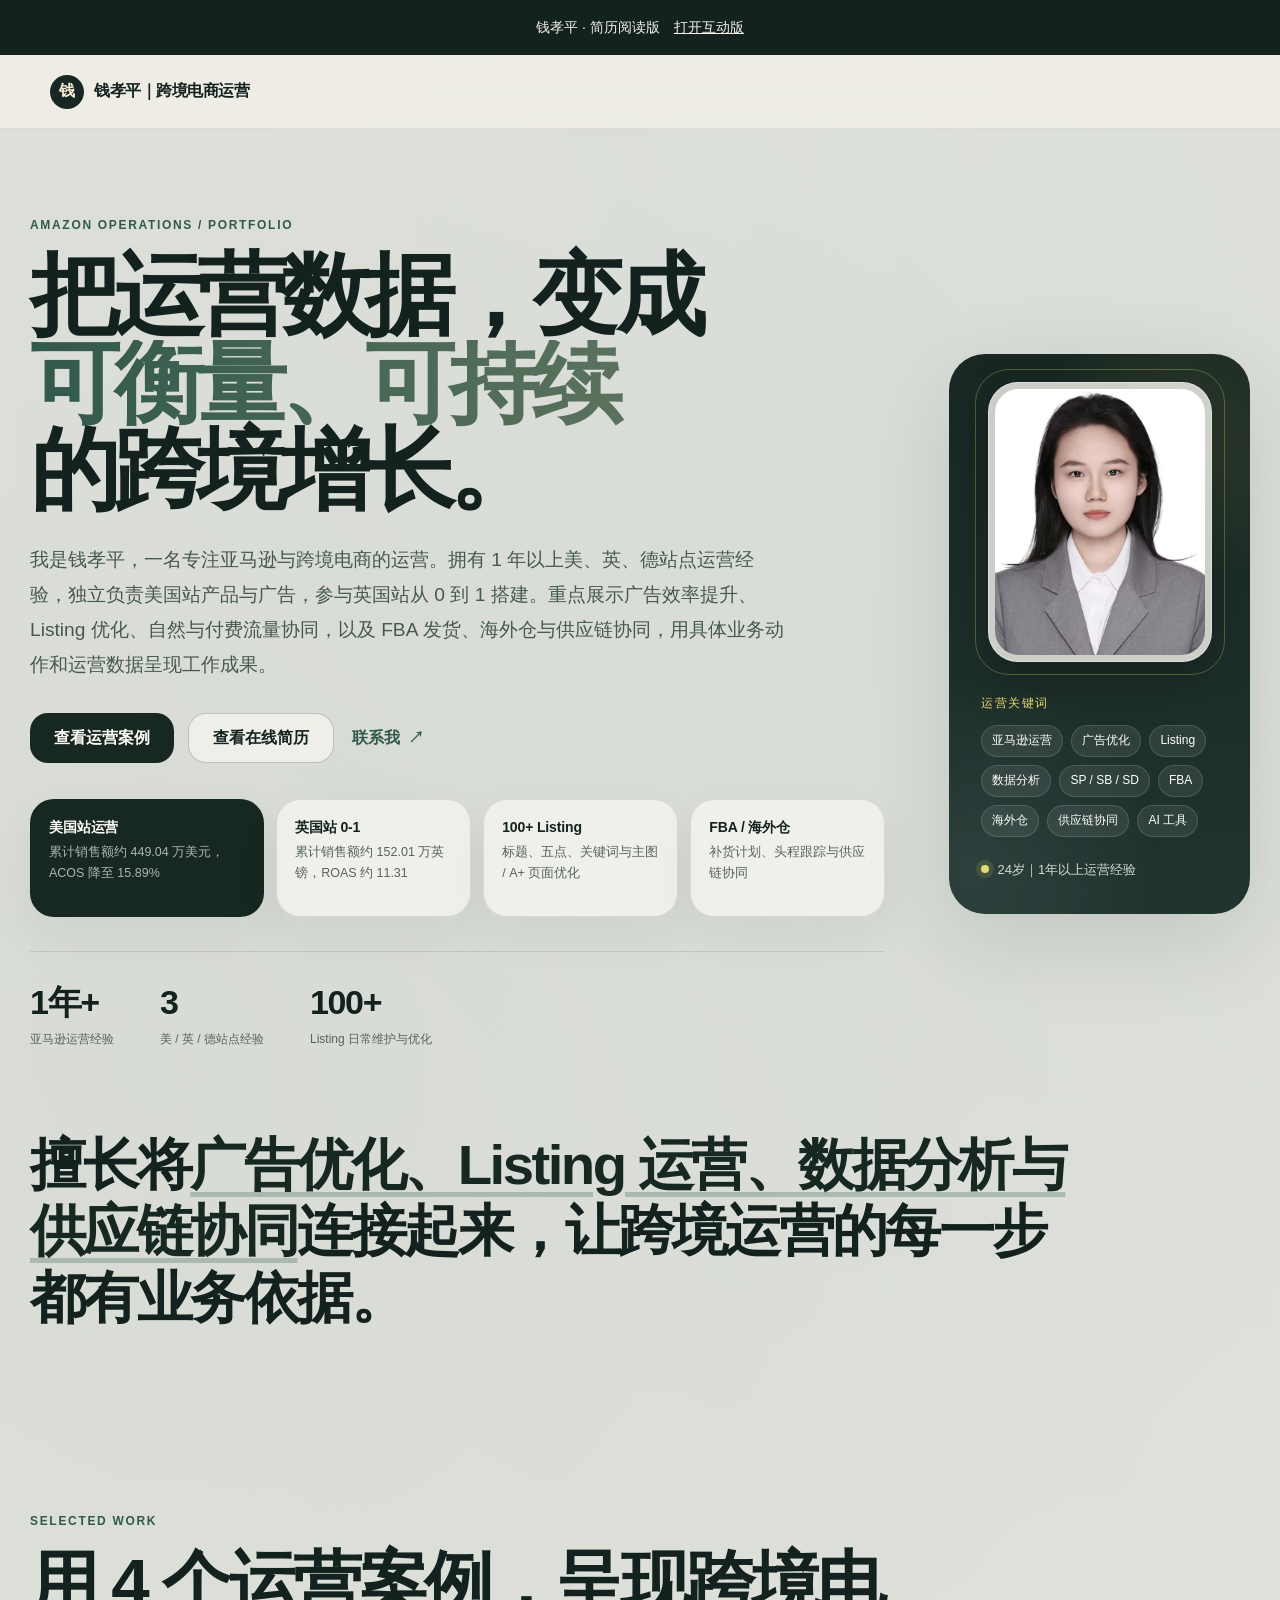
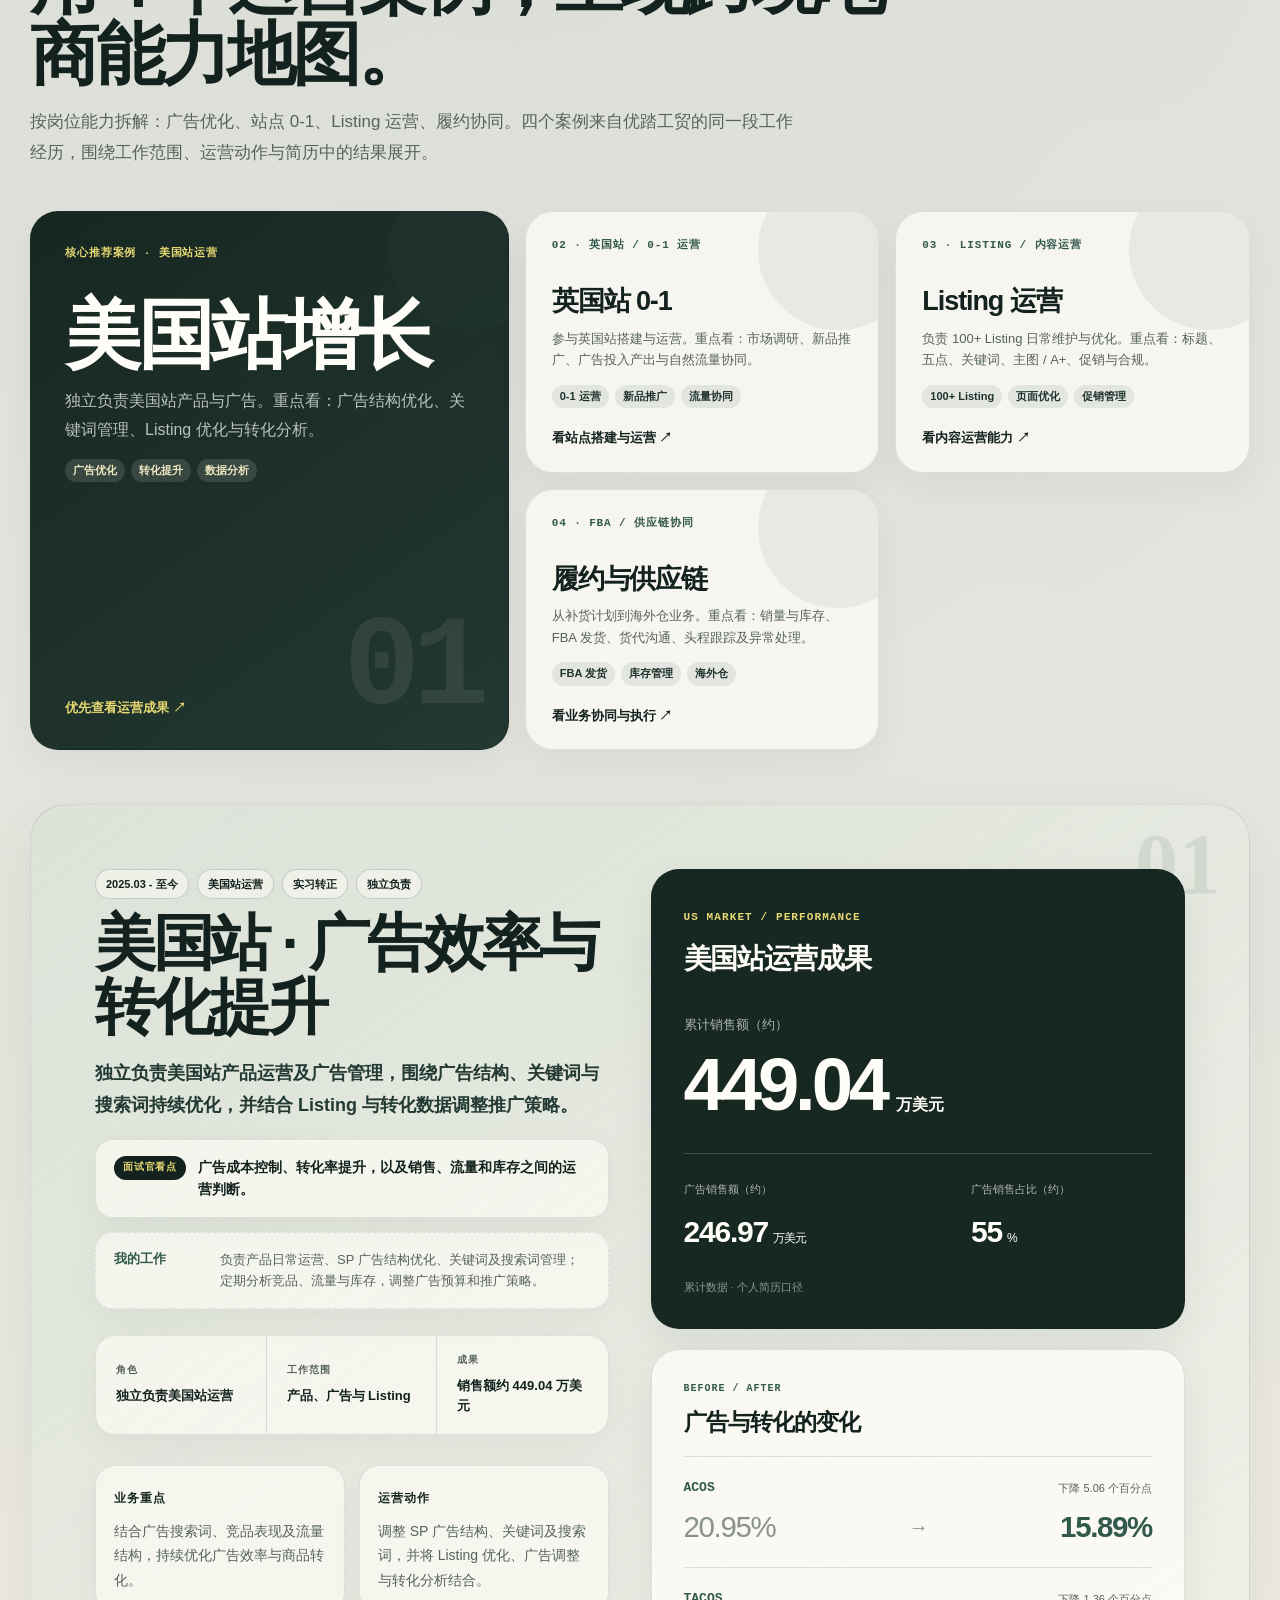
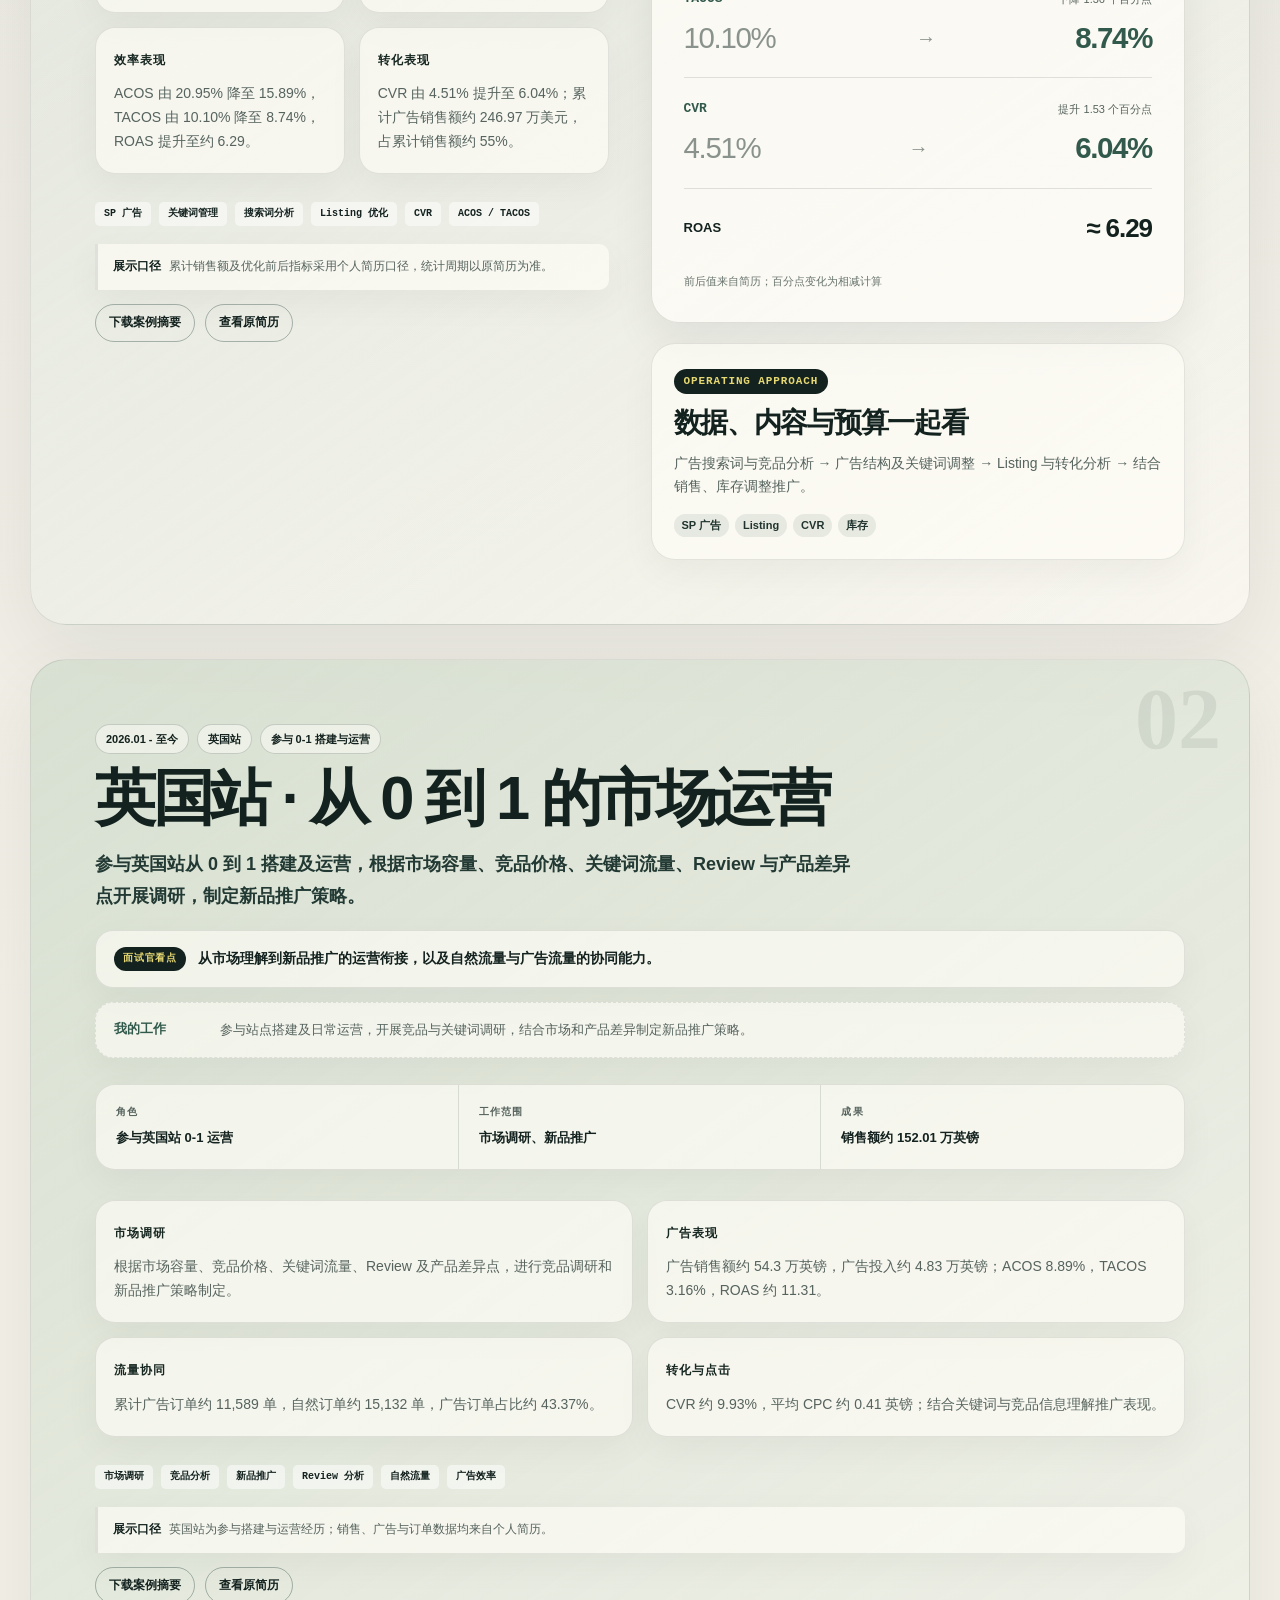
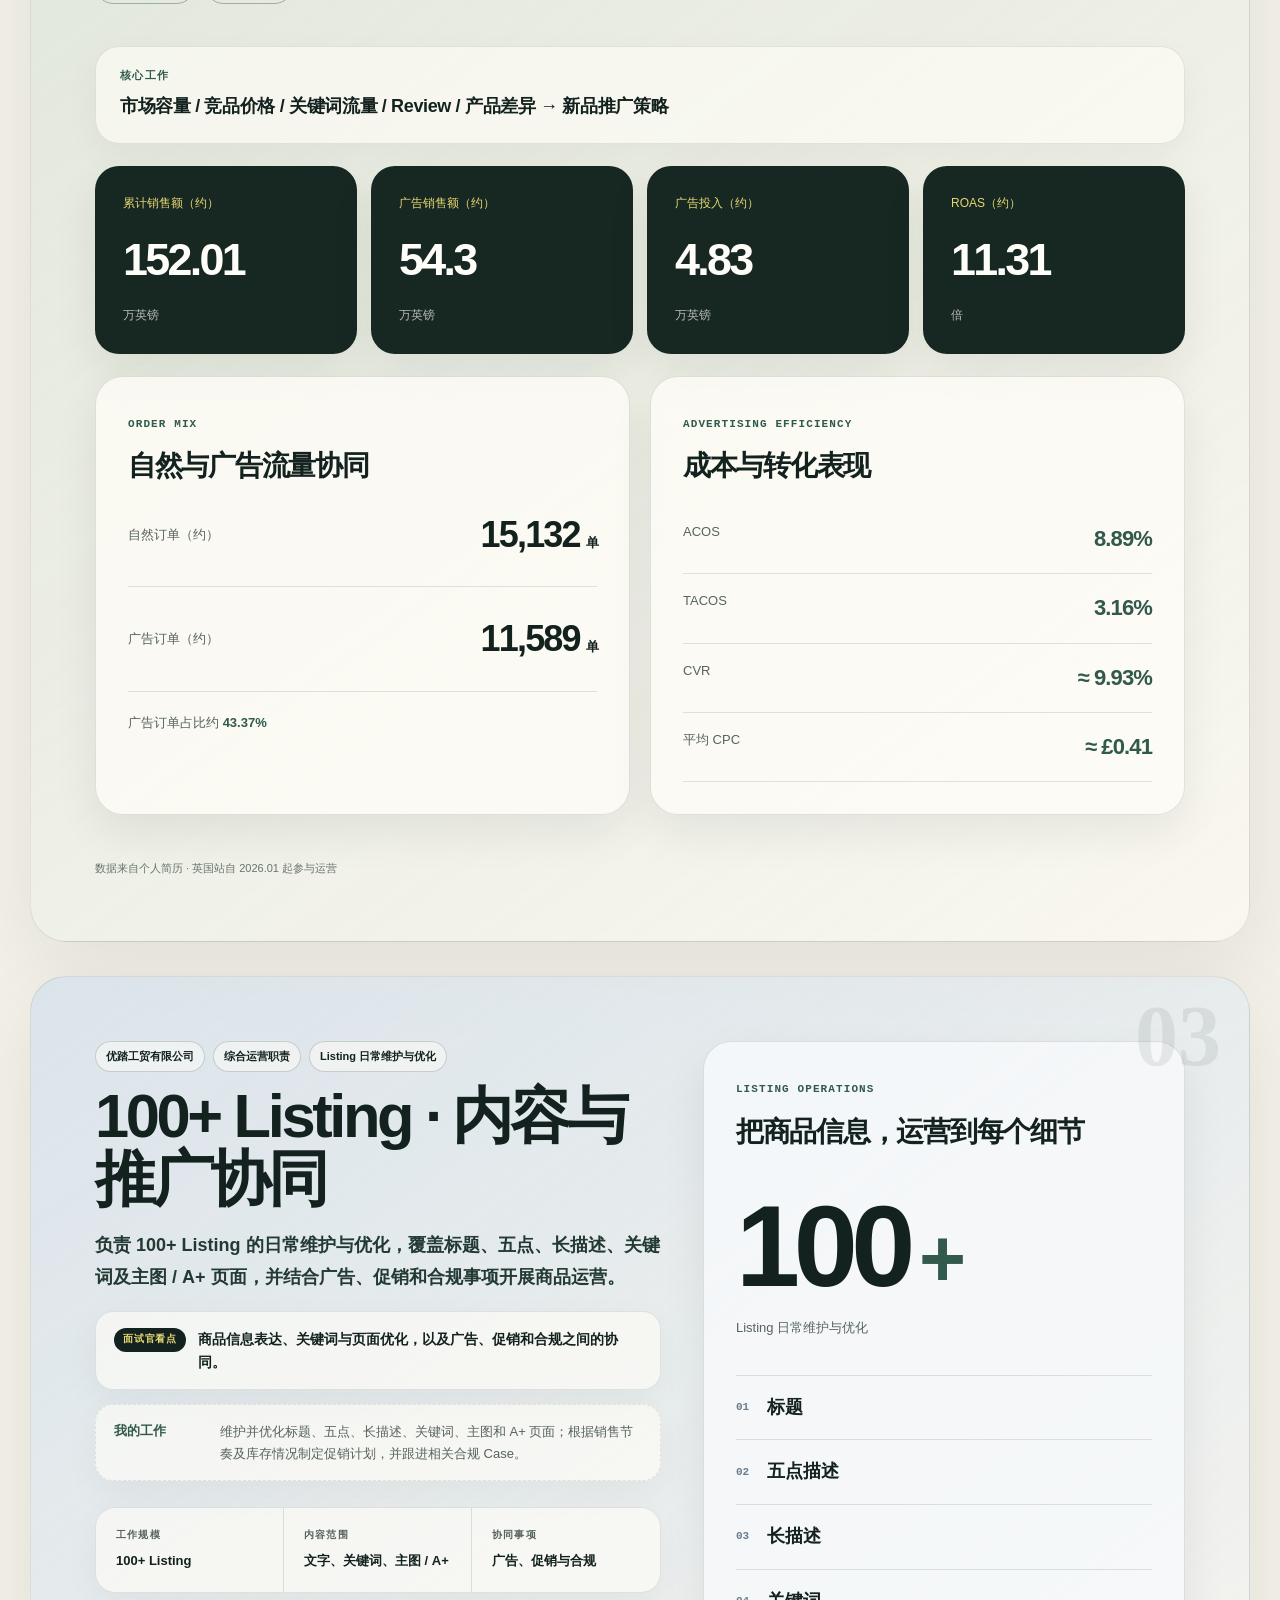
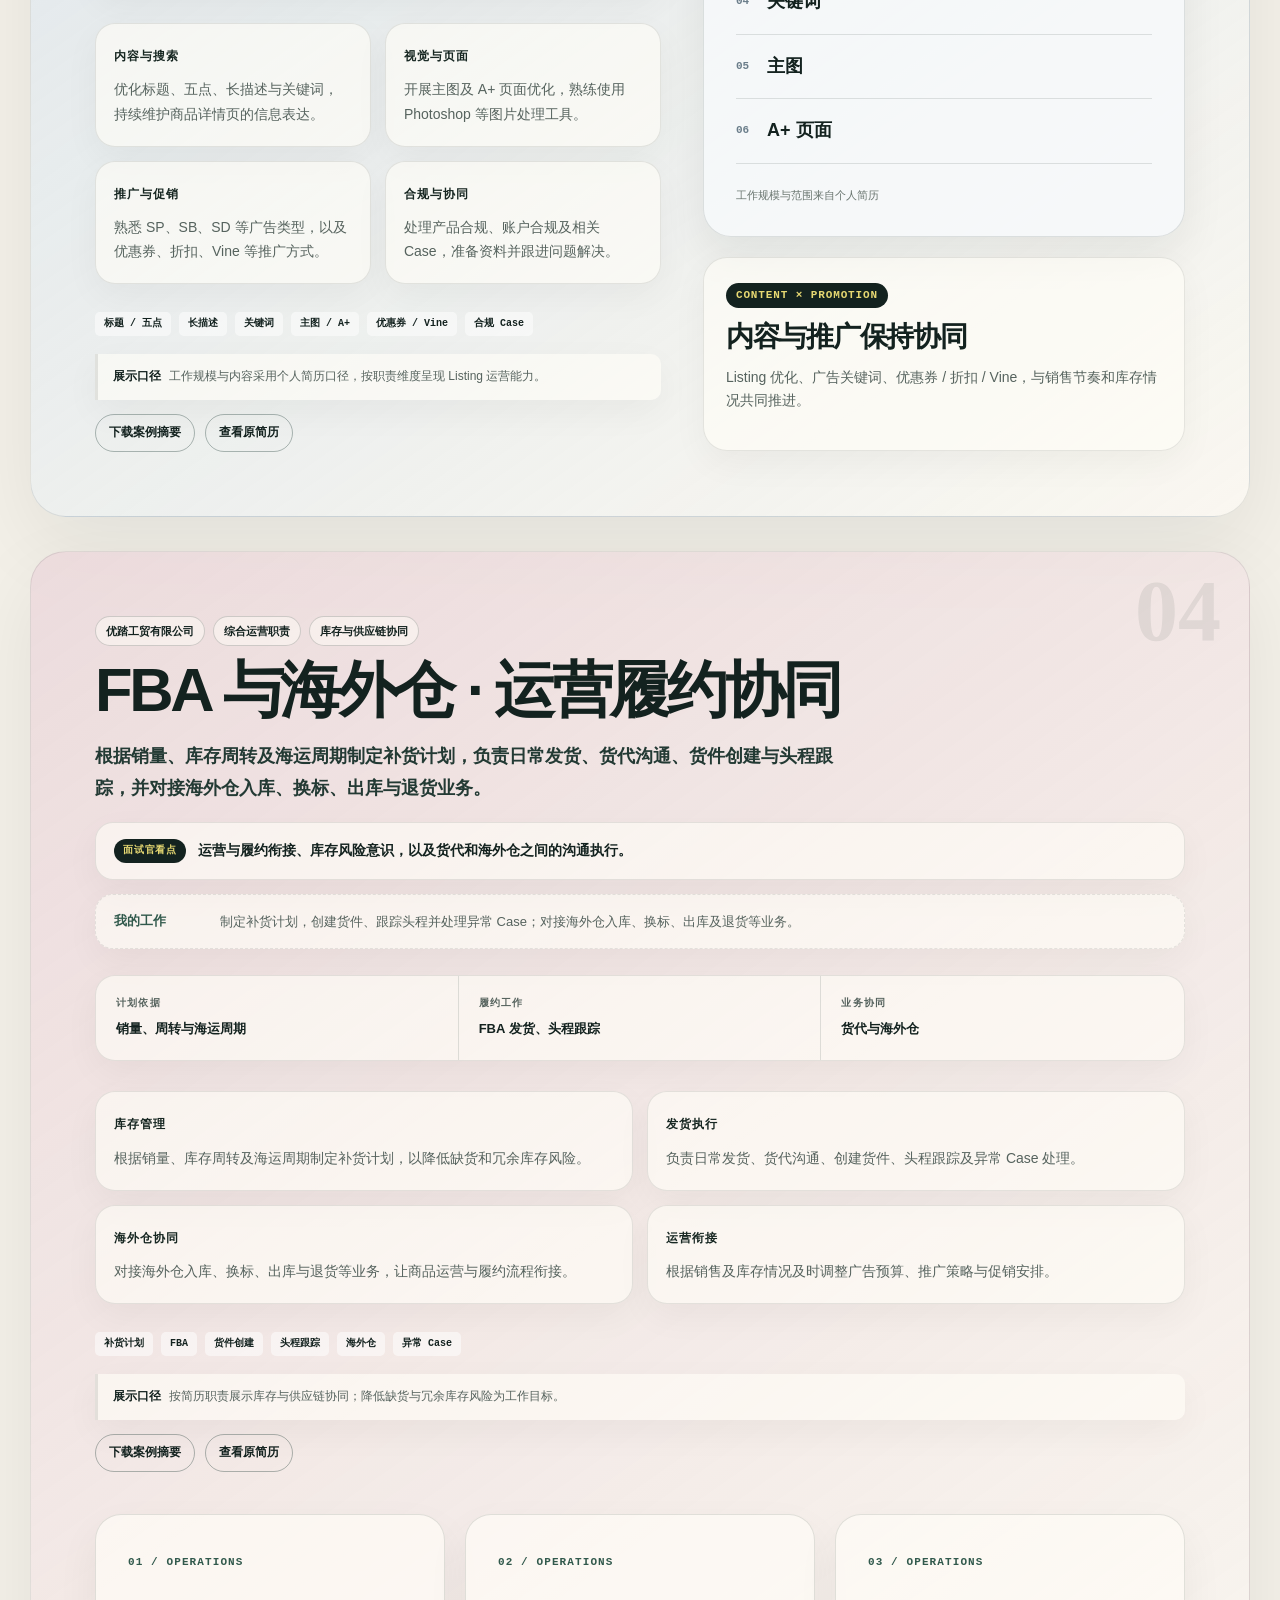
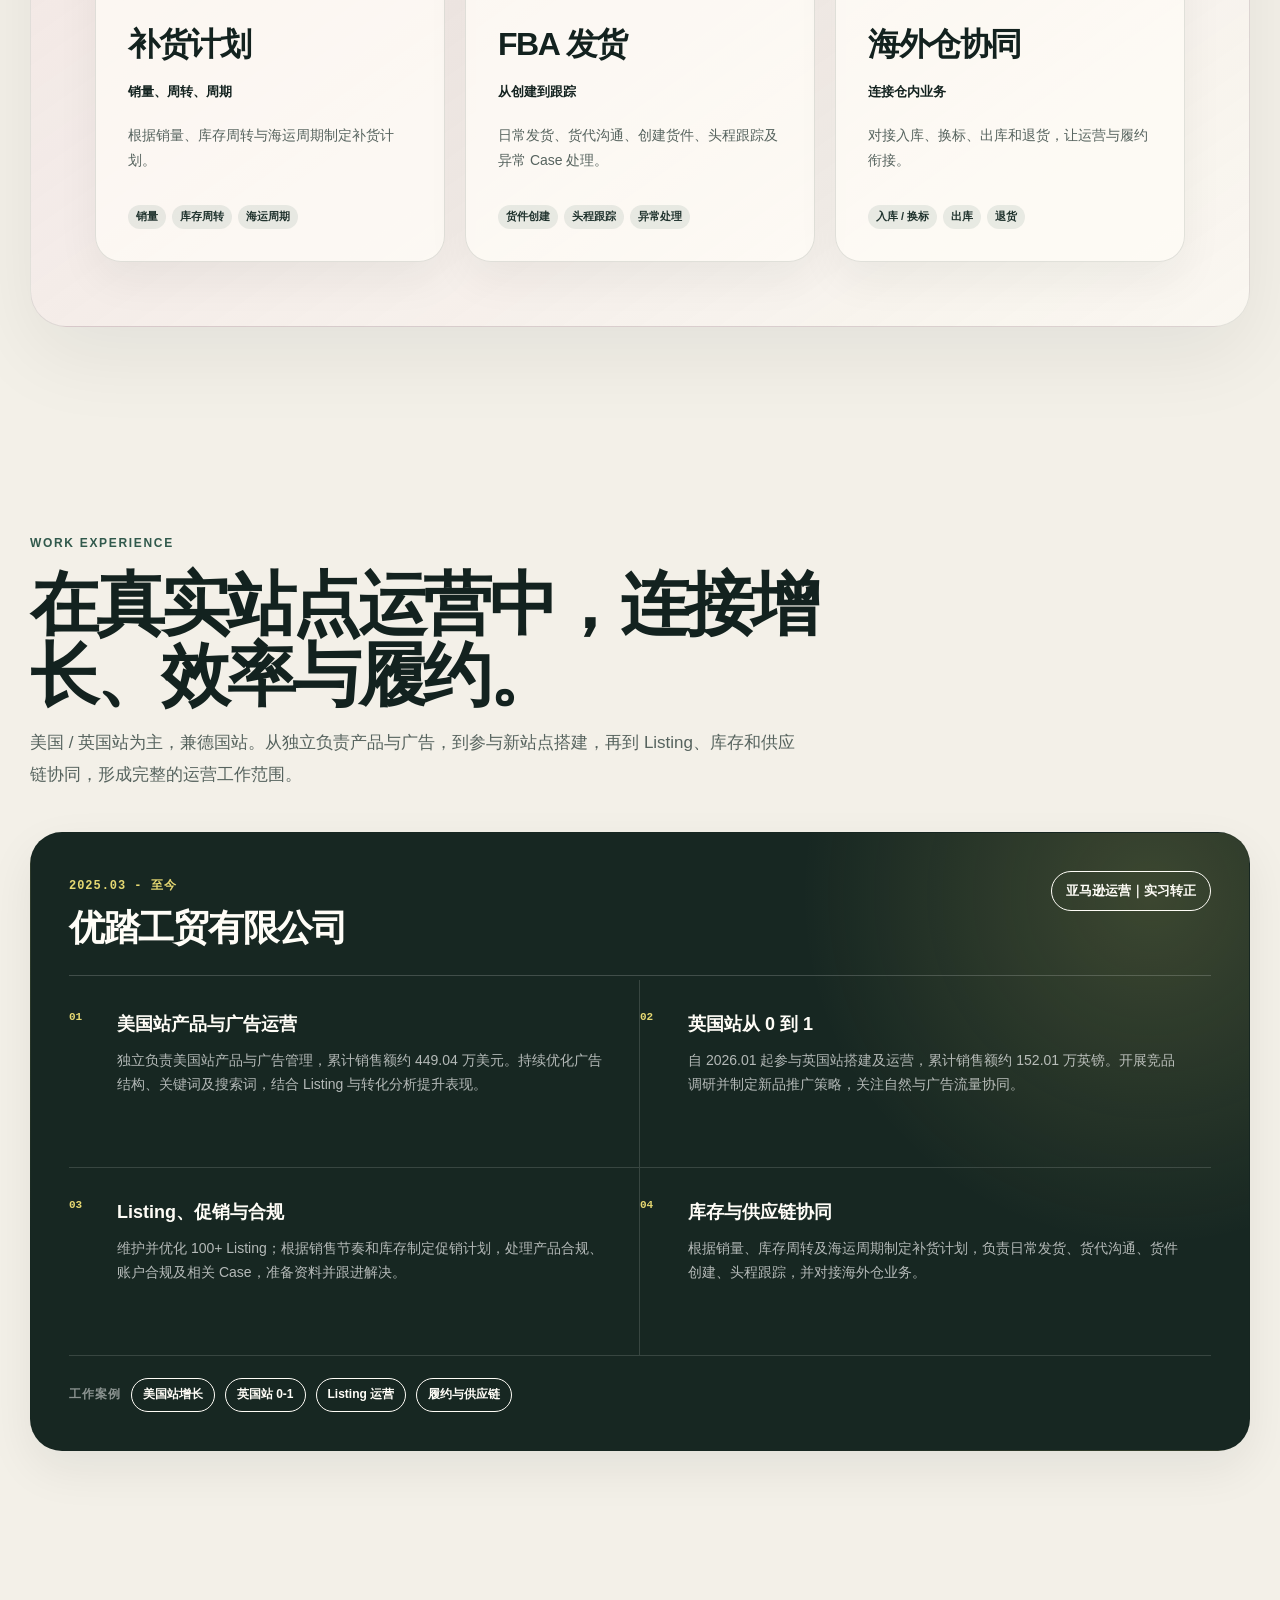
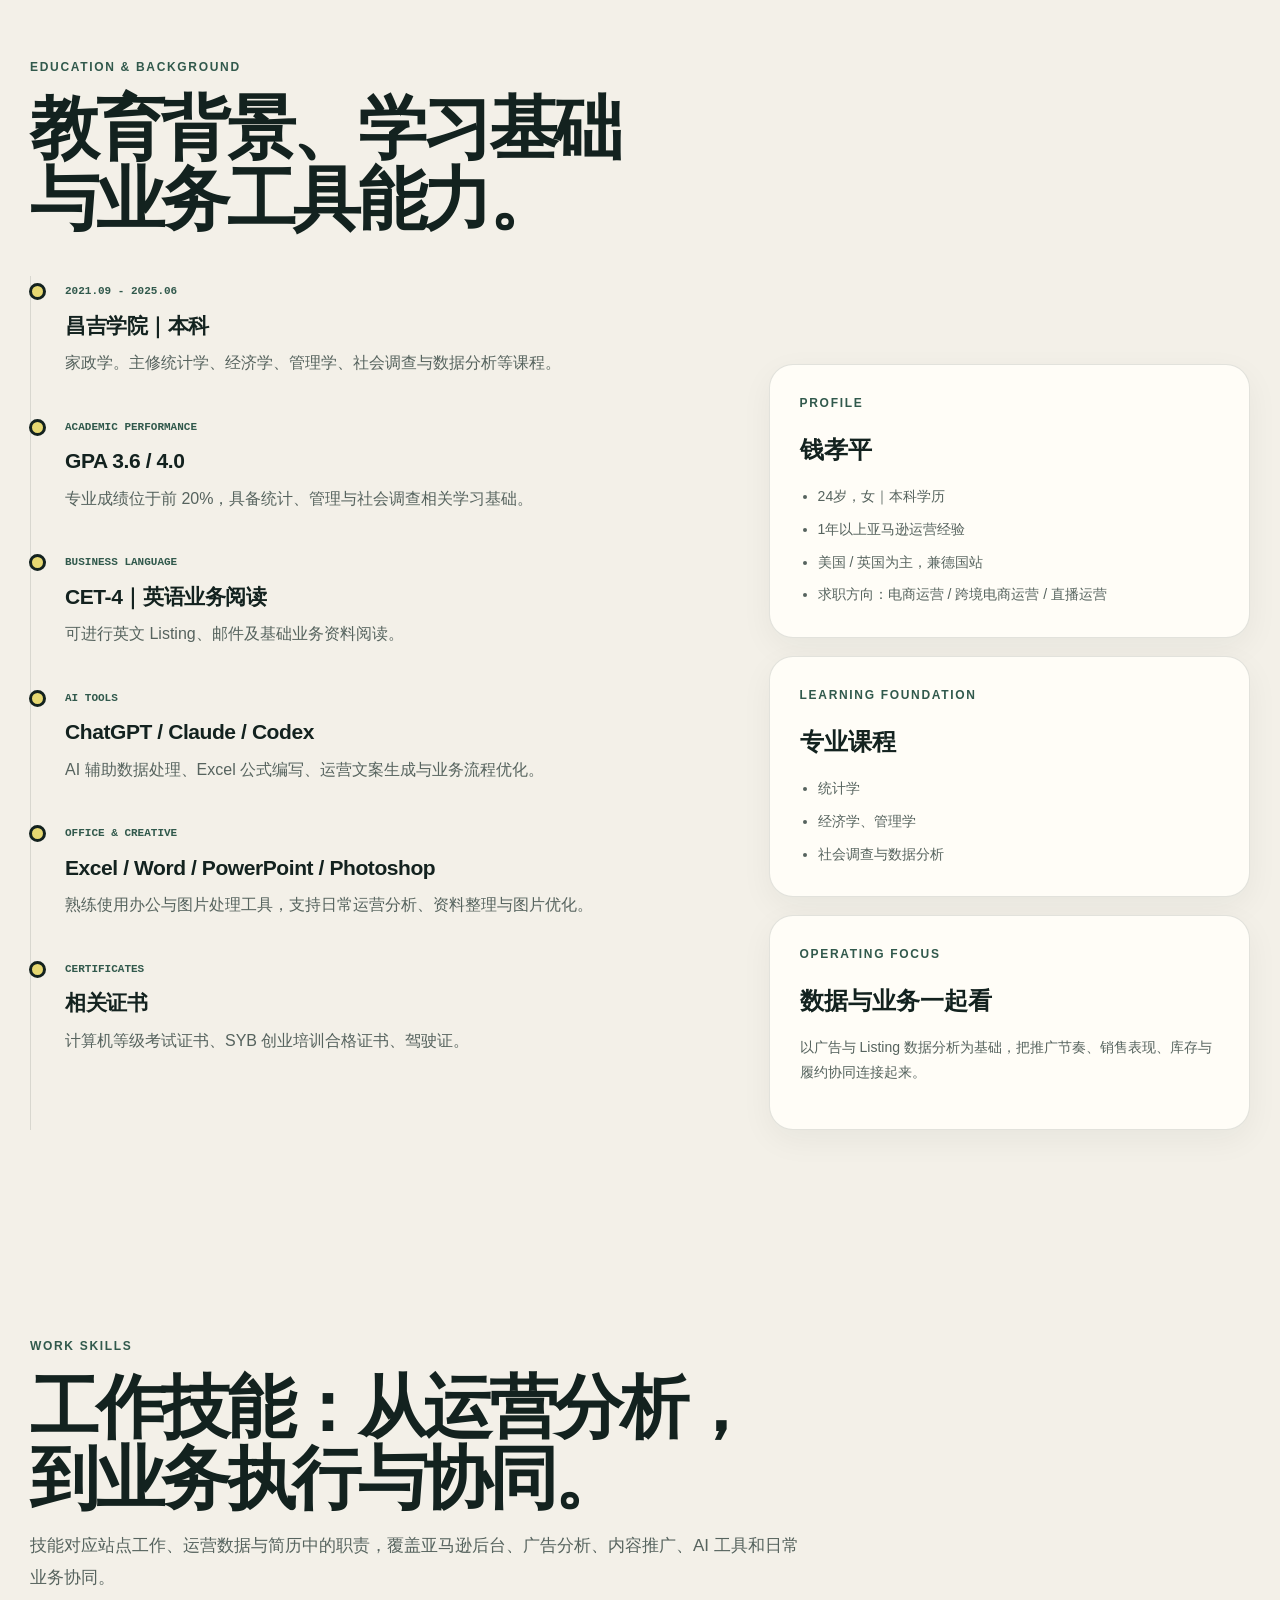
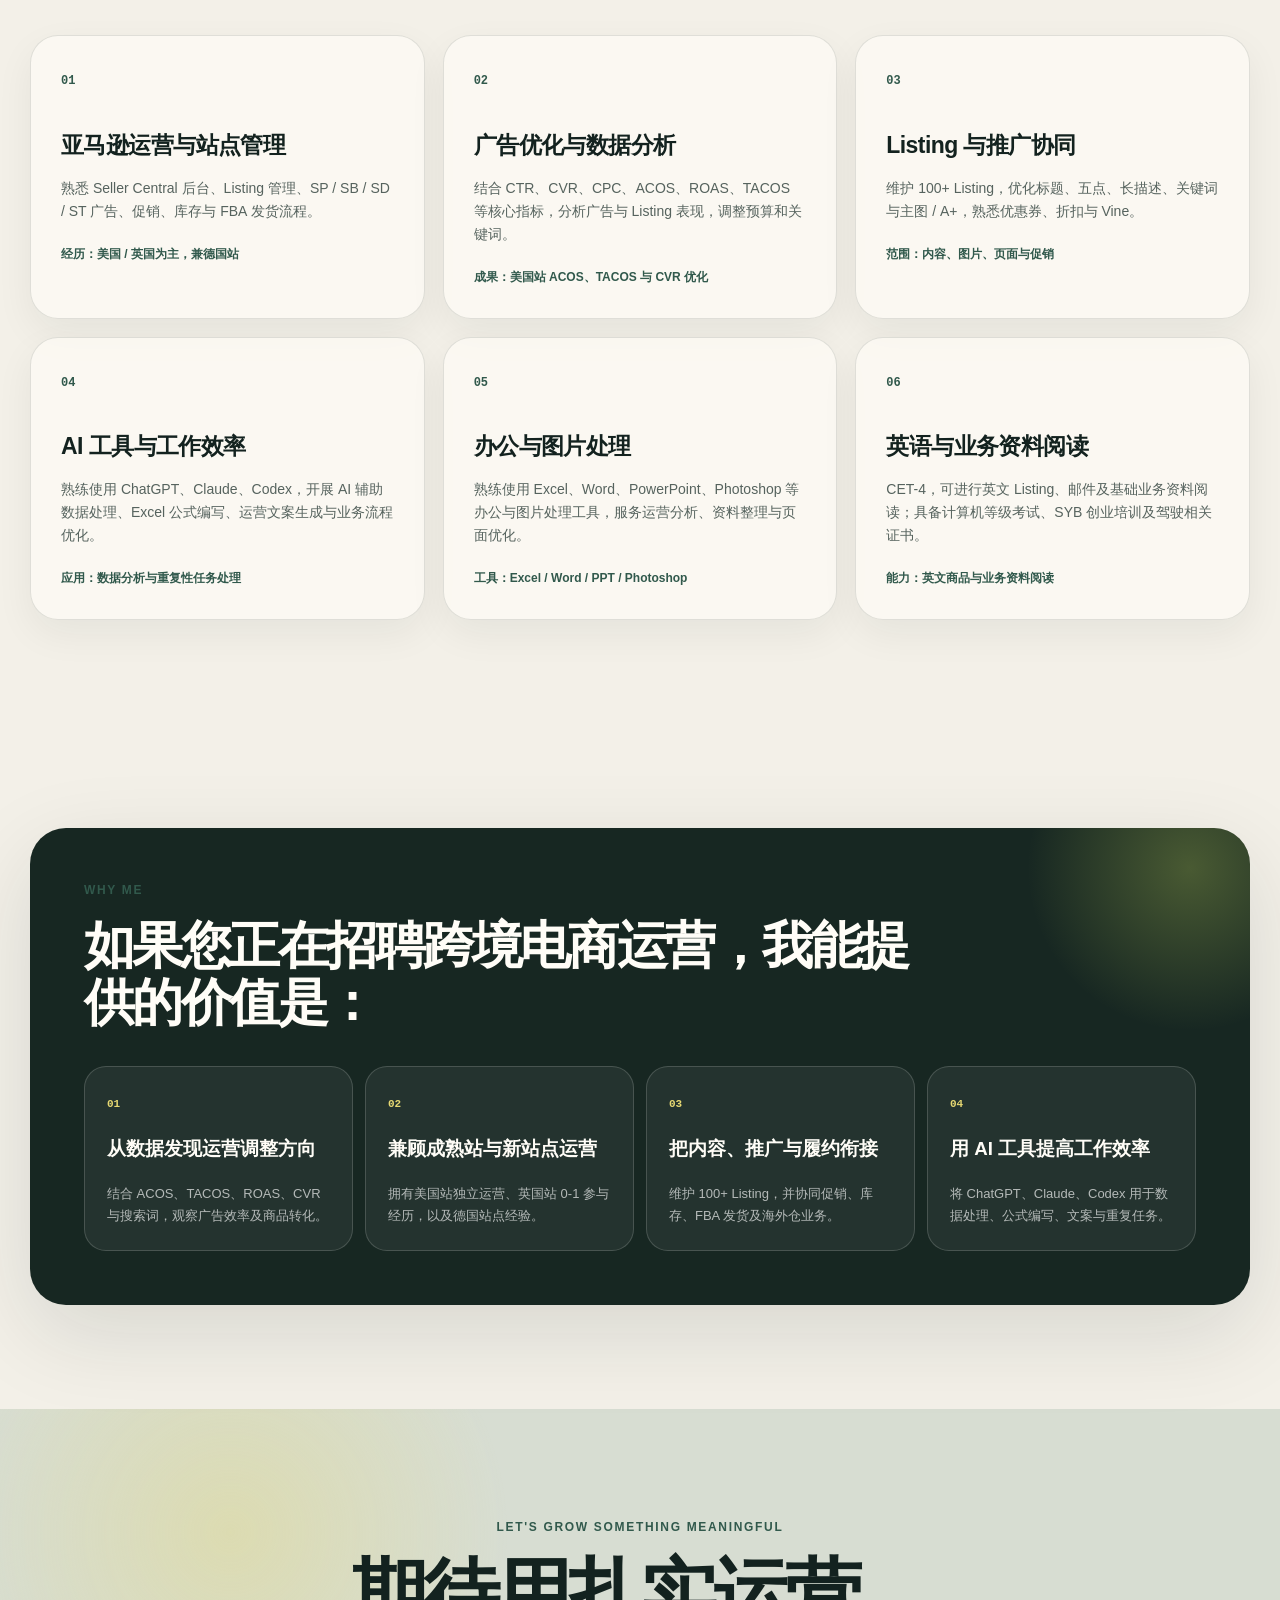
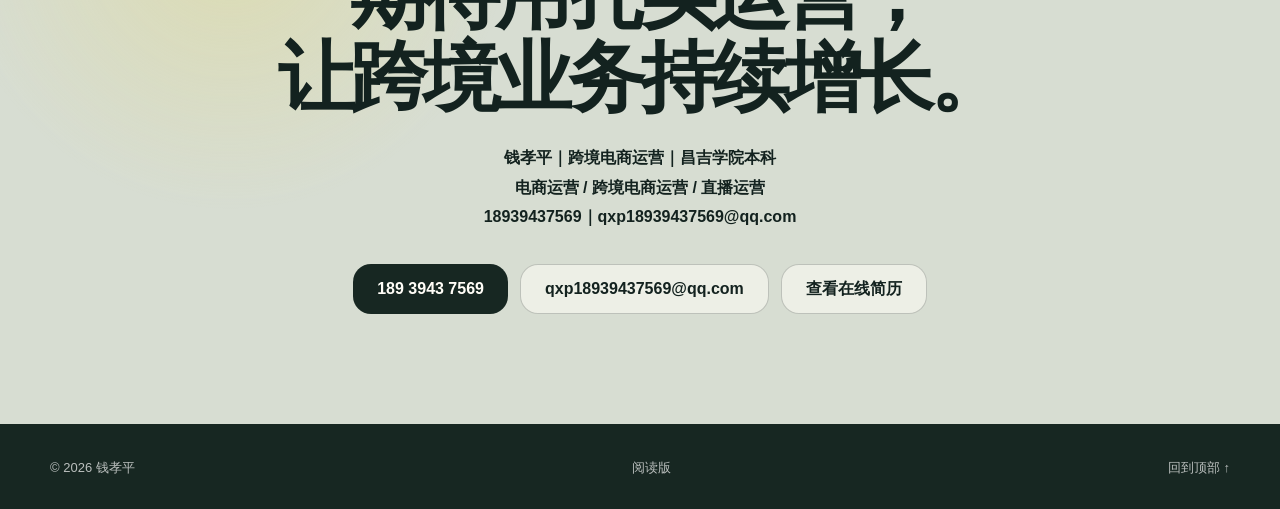
<file: reader.html>
<!doctype html>
<html lang="zh-CN">
  <head>
    <meta charset="UTF-8" />
    <meta name="viewport" content="width=device-width, initial-scale=1.0" />
    <meta name="theme-color" content="#172722" />
    <meta name="description" content="钱孝平的跨境电商运营作品集。展示亚马逊美国站广告优化、英国站从0到1、100+ Listing运营与FBA、海外仓和供应链协同经历。" />
    <title>钱孝平｜跨境电商运营作品集 · 阅读版</title>
    
    <link rel="stylesheet" crossorigin href="./assets/index-Cz_sNvwH.css">
  </head>
  <body class="taste-refresh">
    <div id="root"><aside class="reader-notice">钱孝平 · 简历阅读版　<a href="./">打开互动版</a></aside><link rel="preload" as="image" href="assets/qian-xiaoping.jpg" fetchPriority="high"/><div id="top" aria-hidden="true"></div><a class="skip-link" href="#main">跳到正文</a><header class="site-header"><a class="brand" href="#top" aria-label="返回顶部"><span class="brand-mark">钱</span><span>钱孝平｜跨境电商运营</span></a></header><main id="main"><section class="hero section-shell"><div class="hero-copy reveal"><p class="eyebrow">AMAZON OPERATIONS / PORTFOLIO</p><h1><span class="hero-line">把运营数据，变成</span><span class="hero-line hero-accent">可衡量、可持续</span><span class="hero-line">的跨境增长。</span></h1><p class="hero-lead">我是钱孝平，一名专注亚马逊与跨境电商的运营。拥有 1 年以上美、英、德站点运营经验，独立负责美国站产品与广告，参与英国站从 0 到 1 搭建。重点展示广告效率提升、Listing 优化、自然与付费流量协同，以及 FBA 发货、海外仓与供应链协同，用具体业务动作和运营数据呈现工作成果。</p><div class="hero-actions"><a class="button primary" href="#work">查看运营案例</a><a class="button secondary" href="https://www.qmjianli.com/cvs/25716H6FW0DU0IO" target="_blank" rel="noopener noreferrer">查看在线简历</a><a class="button ghost" href="#contact">联系我</a></div><div class="hero-proof-grid" aria-label="核心运营成果"><article><b>美国站运营</b><span>累计销售额约 449.04 万美元，ACOS 降至 15.89%</span></article><article><b>英国站 0-1</b><span>累计销售额约 152.01 万英镑，ROAS 约 11.31</span></article><article><b>100+ Listing</b><span>标题、五点、关键词与主图 / A+ 页面优化</span></article><article><b>FBA / 海外仓</b><span>补货计划、头程跟踪与供应链协同</span></article></div><div class="signal-row" aria-label="个人亮点"><div><strong>1年+</strong><span>亚马逊运营经验</span></div><div><strong>3</strong><span>美 / 英 / 德站点经验</span></div><div><strong>100+</strong><span>Listing 日常维护与优化</span></div></div></div><aside class="hero-card reveal personal-card" aria-label="个人名片"><div class="avatar-orbit"><img src="assets/qian-xiaoping.jpg" alt="钱孝平的简历照片" width="605" height="713" fetchPriority="high"/></div><p class="hero-card-kicker">运营关键词</p><div class="tag-cloud"><span>亚马逊运营</span><span>广告优化</span><span>Listing</span><span>数据分析</span><span>SP / SB / SD</span><span>FBA</span><span>海外仓</span><span>供应链协同</span><span>AI 工具</span></div><div class="availability"><i></i>24岁｜1年以上运营经验</div></aside></section><section class="statement section-shell reveal" aria-label="职业定位"><p>擅长将<span>广告优化、Listing 运营、数据分析与供应链协同</span>连接起来，让跨境运营的每一步都有业务依据。</p></section><section id="work" class="section-shell section-block"><div class="section-heading reveal"><p class="eyebrow">SELECTED WORK</p><h2>用 4 个运营案例，呈现跨境电商能力地图。</h2><p>按岗位能力拆解：广告优化、站点 0-1、Listing 运营、履约协同。四个案例来自优踏工贸的同一段工作经历，围绕工作范围、运营动作与简历中的结果展开。</p></div><div class="project-overview reveal" aria-label="运营案例快速入口"><a class="overview-card overview-highlight overview-featured" href="#us-growth"><span>核心推荐案例 · 美国站运营</span><h3>美国站增长</h3><p>独立负责美国站产品与广告。重点看：广告结构优化、关键词管理、Listing 优化与转化分析。</p><div class="ability-tags"><i>广告优化</i><i>转化提升</i><i>数据分析</i></div><b>优先查看运营成果<!-- --> ↗</b></a><a class="overview-card" href="#uk-launch"><span>02 · 英国站 / 0-1 运营</span><h3>英国站 0-1</h3><p>参与英国站搭建与运营。重点看：市场调研、新品推广、广告投入产出与自然流量协同。</p><div class="ability-tags"><i>0-1 运营</i><i>新品推广</i><i>流量协同</i></div><b>看站点搭建与运营<!-- --> ↗</b></a><a class="overview-card" href="#listing"><span>03 · LISTING / 内容运营</span><h3>Listing 运营</h3><p>负责 100+ Listing 日常维护与优化。重点看：标题、五点、关键词、主图 / A+、促销与合规。</p><div class="ability-tags"><i>100+ Listing</i><i>页面优化</i><i>促销管理</i></div><b>看内容运营能力<!-- --> ↗</b></a><a class="overview-card" href="#fulfillment"><span>04 · FBA / 供应链协同</span><h3>履约与供应链</h3><p>从补货计划到海外仓业务。重点看：销量与库存、FBA 发货、货代沟通、头程跟踪及异常处理。</p><div class="ability-tags"><i>FBA 发货</i><i>库存管理</i><i>海外仓</i></div><b>看业务协同与执行<!-- --> ↗</b></a></div><article id="us-growth" class="case case-dengkexing reveal dengke-case-guide"><div class="case-index" aria-hidden="true">01</div><div class="case-copy"><div class="case-meta"><span>2025.03 - 至今</span><span>美国站运营</span><span>实习转正</span><span>独立负责</span></div><h3>美国站 · 广告效率与转化提升</h3><p class="case-one-liner">独立负责美国站产品运营及广告管理，围绕广告结构、关键词与搜索词持续优化，并结合 Listing 与转化数据调整推广策略。</p><div class="interview-focus"><span>面试官看点</span><p>广告成本控制、转化率提升，以及销售、流量和库存之间的运营判断。</p></div><div class="my-output"><b>我的工作</b><p>负责产品日常运营、SP 广告结构优化、关键词及搜索词管理；定期分析竞品、流量与库存，调整广告预算和推广策略。</p></div><div class="case-proof-strip" aria-label="美国站增长工作摘要"><div><span>角色</span><b>独立负责美国站运营</b></div><div><span>工作范围</span><b>产品、广告与 Listing</b></div><div><span>成果</span><b>销售额约 449.04 万美元</b></div></div><div class="case-grid"><div><b>业务重点</b><p>结合广告搜索词、竞品表现及流量结构，持续优化广告效率与商品转化。</p></div><div><b>运营动作</b><p>调整 SP 广告结构、关键词及搜索词，并将 Listing 优化、广告调整与转化分析结合。</p></div><div><b>效率表现</b><p>ACOS 由 20.95% 降至 15.89%，TACOS 由 10.10% 降至 8.74%，ROAS 提升至约 6.29。</p></div><div><b>转化表现</b><p>CVR 由 4.51% 提升至 6.04%；累计广告销售额约 246.97 万美元，占累计销售额约 55%。</p></div></div><div class="case-skills"><span>SP 广告</span><span>关键词管理</span><span>搜索词分析</span><span>Listing 优化</span><span>CVR</span><span>ACOS / TACOS</span></div><p class="case-disclosure"><b>展示口径</b>累计销售额及优化前后指标采用个人简历口径，统计周期以原简历为准。</p><div class="case-doc-links"><a href="docs/us-growth.md" download="">下载案例摘要</a><a href="https://www.qmjianli.com/cvs/25716H6FW0DU0IO" target="_blank" rel="noopener noreferrer">查看原简历</a></div></div><div class="own-visual us-visual" aria-label="美国站运营成果"><div class="market-snapshot snapshot-dark"><span class="snapshot-eyebrow">US MARKET / PERFORMANCE</span><h4>美国站运营成果</h4><div class="snapshot-big"><span>累计销售额（约）</span><strong>449.04<small>万美元</small></strong></div><div class="snapshot-pair"><div><span>广告销售额（约）</span><b>246.97<small>万美元</small></b></div><div><span>广告销售占比（约）</span><b>55<small>%</small></b></div></div><p class="source-note">累计数据 · 个人简历口径</p></div><div class="comparison-panel"><div class="snapshot-heading"><span>BEFORE / AFTER</span><b>广告与转化的变化</b></div><div class="metric-comparison"><div><b>ACOS</b><small>下降 5.06 个百分点</small></div><p><span>20.95%</span><i aria-hidden="true">→</i><strong>15.89%</strong></p></div><div class="metric-comparison"><div><b>TACOS</b><small>下降 1.36 个百分点</small></div><p><span>10.10%</span><i aria-hidden="true">→</i><strong>8.74%</strong></p></div><div class="metric-comparison"><div><b>CVR</b><small>提升 1.53 个百分点</small></div><p><span>4.51%</span><i aria-hidden="true">→</i><strong>6.04%</strong></p></div><div class="roas-line"><span>ROAS</span><b>≈ 6.29</b></div><p class="source-note">前后值来自简历；百分点变化为相减计算</p></div><div class="dengke-live-card own-action-card"><span>OPERATING APPROACH</span><h4>数据、内容与预算一起看</h4><p>广告搜索词与竞品分析 → 广告结构及关键词调整 → Listing 与转化分析 → 结合销售、库存调整推广。</p><div class="ability-tags"><i>SP 广告</i><i>Listing</i><i>CVR</i><i>库存</i></div></div></div></article><article id="uk-launch" class="case case-lingzhi reveal"><div class="case-index" aria-hidden="true">02</div><div class="case-copy"><div class="case-meta"><span>2026.01 - 至今</span><span>英国站</span><span>参与 0-1 搭建与运营</span></div><h3>英国站 · 从 0 到 1 的市场运营</h3><p class="case-one-liner">参与英国站从 0 到 1 搭建及运营，根据市场容量、竞品价格、关键词流量、Review 与产品差异点开展调研，制定新品推广策略。</p><div class="interview-focus"><span>面试官看点</span><p>从市场理解到新品推广的运营衔接，以及自然流量与广告流量的协同能力。</p></div><div class="my-output"><b>我的工作</b><p>参与站点搭建及日常运营，开展竞品与关键词调研，结合市场和产品差异制定新品推广策略。</p></div><div class="case-proof-strip" aria-label="英国站 0-1工作摘要"><div><span>角色</span><b>参与英国站 0-1 运营</b></div><div><span>工作范围</span><b>市场调研、新品推广</b></div><div><span>成果</span><b>销售额约 152.01 万英镑</b></div></div><div class="case-grid"><div><b>市场调研</b><p>根据市场容量、竞品价格、关键词流量、Review 及产品差异点，进行竞品调研和新品推广策略制定。</p></div><div><b>广告表现</b><p>广告销售额约 54.3 万英镑，广告投入约 4.83 万英镑；ACOS 8.89%，TACOS 3.16%，ROAS 约 11.31。</p></div><div><b>流量协同</b><p>累计广告订单约 11,589 单，自然订单约 15,132 单，广告订单占比约 43.37%。</p></div><div><b>转化与点击</b><p>CVR 约 9.93%，平均 CPC 约 0.41 英镑；结合关键词与竞品信息理解推广表现。</p></div></div><div class="case-skills"><span>市场调研</span><span>竞品分析</span><span>新品推广</span><span>Review 分析</span><span>自然流量</span><span>广告效率</span></div><p class="case-disclosure"><b>展示口径</b>英国站为参与搭建与运营经历；销售、广告与订单数据均来自个人简历。</p><div class="case-doc-links"><a href="docs/uk-launch.md" download="">下载案例摘要</a><a href="https://www.qmjianli.com/cvs/25716H6FW0DU0IO" target="_blank" rel="noopener noreferrer">查看原简历</a></div></div><div class="own-visual uk-visual" aria-label="英国站运营成果"><div class="lingzhi-flow-title"><span>核心工作</span><b>市场容量 / 竞品价格 / 关键词流量 / Review / 产品差异 → 新品推广策略</b></div><div class="market-stat-grid"><article class="market-stat"><span>累计销售额<!-- -->（约）</span><strong>152.01</strong><small>万英镑</small></article><article class="market-stat"><span>广告销售额<!-- -->（约）</span><strong>54.3</strong><small>万英镑</small></article><article class="market-stat"><span>广告投入<!-- -->（约）</span><strong>4.83</strong><small>万英镑</small></article><article class="market-stat"><span>ROAS<!-- -->（约）</span><strong>11.31</strong><small>倍</small></article></div><div class="uk-detail-grid"><div class="order-record"><span class="snapshot-eyebrow">ORDER MIX</span><h4>自然与广告流量协同</h4><div><span>自然订单（约）</span><b>15,132<small>单</small></b></div><div><span>广告订单（约）</span><b>11,589<small>单</small></b></div><p>广告订单占比约 <b>43.37%</b></p></div><div class="order-record"><span class="snapshot-eyebrow">ADVERTISING EFFICIENCY</span><h4>成本与转化表现</h4><dl class="metric-dl"><div><dt>ACOS</dt><dd>8.89%</dd></div><div><dt>TACOS</dt><dd>3.16%</dd></div><div><dt>CVR</dt><dd>≈ 9.93%</dd></div><div><dt>平均 CPC</dt><dd>≈ £0.41</dd></div></dl></div></div><p class="source-note">数据来自个人简历 · 英国站自 2026.01 起参与运营</p></div></article><article id="listing" class="case case-xiaoxiao reveal"><div class="case-index" aria-hidden="true">03</div><div class="case-copy"><div class="case-meta"><span>优踏工贸有限公司</span><span>综合运营职责</span><span>Listing 日常维护与优化</span></div><h3>100+ Listing · 内容与推广协同</h3><p class="case-one-liner">负责 100+ Listing 的日常维护与优化，覆盖标题、五点、长描述、关键词及主图 / A+ 页面，并结合广告、促销和合规事项开展商品运营。</p><div class="interview-focus"><span>面试官看点</span><p>商品信息表达、关键词与页面优化，以及广告、促销和合规之间的协同。</p></div><div class="my-output"><b>我的工作</b><p>维护并优化标题、五点、长描述、关键词、主图和 A+ 页面；根据销售节奏及库存情况制定促销计划，并跟进相关合规 Case。</p></div><div class="case-proof-strip" aria-label="Listing 运营工作摘要"><div><span>工作规模</span><b>100+ Listing</b></div><div><span>内容范围</span><b>文字、关键词、主图 / A+</b></div><div><span>协同事项</span><b>广告、促销与合规</b></div></div><div class="case-grid"><div><b>内容与搜索</b><p>优化标题、五点、长描述与关键词，持续维护商品详情页的信息表达。</p></div><div><b>视觉与页面</b><p>开展主图及 A+ 页面优化，熟练使用 Photoshop 等图片处理工具。</p></div><div><b>推广与促销</b><p>熟悉 SP、SB、SD 等广告类型，以及优惠券、折扣、Vine 等推广方式。</p></div><div><b>合规与协同</b><p>处理产品合规、账户合规及相关 Case，准备资料并跟进问题解决。</p></div></div><div class="case-skills"><span>标题 / 五点</span><span>长描述</span><span>关键词</span><span>主图 / A+</span><span>优惠券 / Vine</span><span>合规 Case</span></div><p class="case-disclosure"><b>展示口径</b>工作规模与内容采用个人简历口径，按职责维度呈现 Listing 运营能力。</p><div class="case-doc-links"><a href="docs/listing.md" download="">下载案例摘要</a><a href="https://www.qmjianli.com/cvs/25716H6FW0DU0IO" target="_blank" rel="noopener noreferrer">查看原简历</a></div></div><div class="own-visual listing-visual" aria-label="Listing 运营工作范围"><div class="market-snapshot listing-record"><span class="snapshot-eyebrow">LISTING OPERATIONS</span><h4>把商品信息，运营到每个细节</h4><div class="snapshot-big"><strong>100<em>+</em></strong><span>Listing 日常维护与优化</span></div><div class="listing-items"><div><span>01</span><b>标题</b></div><div><span>02</span><b>五点描述</b></div><div><span>03</span><b>长描述</b></div><div><span>04</span><b>关键词</b></div><div><span>05</span><b>主图</b></div><div><span>06</span><b>A+ 页面</b></div></div><p class="source-note">工作规模与范围来自个人简历</p></div><div class="dengke-live-card own-action-card"><span>CONTENT × PROMOTION</span><h4>内容与推广保持协同</h4><p>Listing 优化、广告关键词、优惠券 / 折扣 / Vine，与销售节奏和库存情况共同推进。</p></div></div></article><article id="fulfillment" class="case case-yuexin reveal"><div class="case-index" aria-hidden="true">04</div><div class="case-copy"><div class="case-meta"><span>优踏工贸有限公司</span><span>综合运营职责</span><span>库存与供应链协同</span></div><h3>FBA 与海外仓 · 运营履约协同</h3><p class="case-one-liner">根据销量、库存周转及海运周期制定补货计划，负责日常发货、货代沟通、货件创建与头程跟踪，并对接海外仓入库、换标、出库与退货业务。</p><div class="interview-focus"><span>面试官看点</span><p>运营与履约衔接、库存风险意识，以及货代和海外仓之间的沟通执行。</p></div><div class="my-output"><b>我的工作</b><p>制定补货计划，创建货件、跟踪头程并处理异常 Case；对接海外仓入库、换标、出库及退货等业务。</p></div><div class="case-proof-strip" aria-label="履约与供应链工作摘要"><div><span>计划依据</span><b>销量、周转与海运周期</b></div><div><span>履约工作</span><b>FBA 发货、头程跟踪</b></div><div><span>业务协同</span><b>货代与海外仓</b></div></div><div class="case-grid"><div><b>库存管理</b><p>根据销量、库存周转及海运周期制定补货计划，以降低缺货和冗余库存风险。</p></div><div><b>发货执行</b><p>负责日常发货、货代沟通、创建货件、头程跟踪及异常 Case 处理。</p></div><div><b>海外仓协同</b><p>对接海外仓入库、换标、出库与退货等业务，让商品运营与履约流程衔接。</p></div><div><b>运营衔接</b><p>根据销售及库存情况及时调整广告预算、推广策略与促销安排。</p></div></div><div class="case-skills"><span>补货计划</span><span>FBA</span><span>货件创建</span><span>头程跟踪</span><span>海外仓</span><span>异常 Case</span></div><p class="case-disclosure"><b>展示口径</b>按简历职责展示库存与供应链协同；降低缺货与冗余库存风险为工作目标。</p><div class="case-doc-links"><a href="docs/fulfillment.md" download="">下载案例摘要</a><a href="https://www.qmjianli.com/cvs/25716H6FW0DU0IO" target="_blank" rel="noopener noreferrer">查看原简历</a></div></div><div class="fulfillment-grid own-visual" aria-label="库存与供应链协同范围"><article><span class="snapshot-eyebrow">01<!-- --> / OPERATIONS</span><h4>补货计划</h4><b>销量、周转、周期</b><p>根据销量、库存周转与海运周期制定补货计划。</p><div class="ability-tags"><i>销量</i><i>库存周转</i><i>海运周期</i></div></article><article><span class="snapshot-eyebrow">02<!-- --> / OPERATIONS</span><h4>FBA 发货</h4><b>从创建到跟踪</b><p>日常发货、货代沟通、创建货件、头程跟踪及异常 Case 处理。</p><div class="ability-tags"><i>货件创建</i><i>头程跟踪</i><i>异常处理</i></div></article><article><span class="snapshot-eyebrow">03<!-- --> / OPERATIONS</span><h4>海外仓协同</h4><b>连接仓内业务</b><p>对接入库、换标、出库和退货，让运营与履约衔接。</p><div class="ability-tags"><i>入库 / 换标</i><i>出库</i><i>退货</i></div></article></div></article></section><section id="experience" class="section-shell section-block internship-section"><div class="section-heading reveal"><p class="eyebrow">WORK EXPERIENCE</p><h2>在真实站点运营中，连接增长、效率与履约。</h2><p>美国 / 英国站为主，兼德国站。从独立负责产品与广告，到参与新站点搭建，再到 Listing、库存和供应链协同，形成完整的运营工作范围。</p></div><div class="internship-grid"><article class="internship-card internship-primary reveal"><div class="internship-head"><div><span>2025.03 - 至今</span><h3>优踏工贸有限公司</h3></div><b>亚马逊运营｜实习转正</b></div><div class="internship-work"><div><span>01</span><h4>美国站产品与广告运营</h4><p>独立负责美国站产品与广告管理，累计销售额约 449.04 万美元。持续优化广告结构、关键词及搜索词，结合 Listing 与转化分析提升表现。</p></div><div><span>02</span><h4>英国站从 0 到 1</h4><p>自 2026.01 起参与英国站搭建及运营，累计销售额约 152.01 万英镑。开展竞品调研并制定新品推广策略，关注自然与广告流量协同。</p></div><div><span>03</span><h4>Listing、促销与合规</h4><p>维护并优化 100+ Listing；根据销售节奏和库存制定促销计划，处理产品合规、账户合规及相关 Case，准备资料并跟进解决。</p></div><div><span>04</span><h4>库存与供应链协同</h4><p>根据销量、库存周转及海运周期制定补货计划，负责日常发货、货代沟通、货件创建、头程跟踪，并对接海外仓业务。</p></div></div><div class="internship-links"><span>工作案例</span><a href="#us-growth">美国站增长</a><a href="#uk-launch">英国站 0-1</a><a href="#listing">Listing 运营</a><a href="#fulfillment">履约与供应链</a></div></article></div></section><section id="education" class="section-shell section-block profile-section"><div class="section-heading reveal"><p class="eyebrow">EDUCATION &amp; BACKGROUND</p><h2>教育背景、学习基础<br/>与业务工具能力。</h2></div><div class="profile-grid"><div class="timeline reveal"><article><time>2021.09 - 2025.06</time><h3>昌吉学院｜本科</h3><p>家政学。主修统计学、经济学、管理学、社会调查与数据分析等课程。</p></article><article><time>ACADEMIC PERFORMANCE</time><h3>GPA 3.6 / 4.0</h3><p>专业成绩位于前 20%，具备统计、管理与社会调查相关学习基础。</p></article><article><time>BUSINESS LANGUAGE</time><h3>CET-4｜英语业务阅读</h3><p>可进行英文 Listing、邮件及基础业务资料阅读。</p></article><article><time>AI TOOLS</time><h3>ChatGPT / Claude / Codex</h3><p>AI 辅助数据处理、Excel 公式编写、运营文案生成与业务流程优化。</p></article><article><time>OFFICE &amp; CREATIVE</time><h3>Excel / Word / PowerPoint / Photoshop</h3><p>熟练使用办公与图片处理工具，支持日常运营分析、资料整理与图片优化。</p></article><article><time>CERTIFICATES</time><h3>相关证书</h3><p>计算机等级考试证书、SYB 创业培训合格证书、驾驶证。</p></article></div><aside class="profile-side reveal"><div class="side-card"><p class="eyebrow">PROFILE</p><h3>钱孝平</h3><ul><li>24岁，女｜本科学历</li><li>1年以上亚马逊运营经验</li><li>美国 / 英国为主，兼德国站</li><li>求职方向：<!-- -->电商运营 / 跨境电商运营 / 直播运营</li></ul></div><div class="side-card"><p class="eyebrow">LEARNING FOUNDATION</p><h3>专业课程</h3><ul><li>统计学</li><li>经济学、管理学</li><li>社会调查与数据分析</li></ul></div><div class="side-card side-card-accent"><p class="eyebrow">OPERATING FOCUS</p><h3>数据与业务一起看</h3><p>以广告与 Listing 数据分析为基础，把推广节奏、销售表现、库存与履约协同连接起来。</p></div></aside></div></section><section id="skills" class="section-shell section-block capability-section"><div class="section-heading reveal"><p class="eyebrow">WORK SKILLS</p><h2>工作技能：从运营分析，<br/>到业务执行与协同。</h2><p>技能对应站点工作、运营数据与简历中的职责，覆盖亚马逊后台、广告分析、内容推广、AI 工具和日常业务协同。</p></div><div class="capability-grid"><article class="capability-card reveal"><span>01</span><h3>亚马逊运营与站点管理</h3><p>熟悉 Seller Central 后台、Listing 管理、SP / SB / SD / ST 广告、促销、库存与 FBA 发货流程。</p><b>经历：美国 / 英国为主，兼德国站</b></article><article class="capability-card reveal"><span>02</span><h3>广告优化与数据分析</h3><p>结合 CTR、CVR、CPC、ACOS、ROAS、TACOS 等核心指标，分析广告与 Listing 表现，调整预算和关键词。</p><b>成果：美国站 ACOS、TACOS 与 CVR 优化</b></article><article class="capability-card reveal"><span>03</span><h3>Listing 与推广协同</h3><p>维护 100+ Listing，优化标题、五点、长描述、关键词与主图 / A+，熟悉优惠券、折扣与 Vine。</p><b>范围：内容、图片、页面与促销</b></article><article class="capability-card reveal"><span>04</span><h3>AI 工具与工作效率</h3><p>熟练使用 ChatGPT、Claude、Codex，开展 AI 辅助数据处理、Excel 公式编写、运营文案生成与业务流程优化。</p><b>应用：数据分析与重复性任务处理</b></article><article class="capability-card reveal"><span>05</span><h3>办公与图片处理</h3><p>熟练使用 Excel、Word、PowerPoint、Photoshop 等办公与图片处理工具，服务运营分析、资料整理与页面优化。</p><b>工具：Excel / Word / PPT / Photoshop</b></article><article class="capability-card reveal"><span>06</span><h3>英语与业务资料阅读</h3><p>CET-4，可进行英文 Listing、邮件及基础业务资料阅读；具备计算机等级考试、SYB 创业培训及驾驶相关证书。</p><b>能力：英文商品与业务资料阅读</b></article></div></section><section class="section-shell section-block job-fit-section reveal" aria-label="跨境电商运营岗位匹配"><div class="job-fit-card"><p class="eyebrow">WHY ME</p><h2>如果您正在招聘跨境电商运营，我能提供的价值是：</h2><div class="job-fit-grid"><article><span>01</span><h3>从数据发现运营调整方向</h3><p>结合 ACOS、TACOS、ROAS、CVR 与搜索词，观察广告效率及商品转化。</p></article><article><span>02</span><h3>兼顾成熟站与新站点运营</h3><p>拥有美国站独立运营、英国站 0-1 参与经历，以及德国站点经验。</p></article><article><span>03</span><h3>把内容、推广与履约衔接</h3><p>维护 100+ Listing，并协同促销、库存、FBA 发货及海外仓业务。</p></article><article><span>04</span><h3>用 AI 工具提高工作效率</h3><p>将 ChatGPT、Claude、Codex 用于数据处理、公式编写、文案与重复任务。</p></article></div></div></section><section id="contact" class="contact-section"><div class="section-shell contact-inner reveal"><p class="eyebrow">LET&#x27;S GROW SOMETHING MEANINGFUL</p><h2>期待用扎实运营，<br/>让跨境业务持续增长。</h2><div class="contact-profile"><p>钱孝平｜跨境电商运营｜昌吉学院本科</p><p>电商运营 / 跨境电商运营 / 直播运营</p><p>18939437569<!-- -->｜<!-- -->qxp18939437569@qq.com</p></div><div class="contact-actions"><a class="button primary inverse" href="tel:18939437569">189 3943 7569</a><a class="button secondary inverse" href="mailto:qxp18939437569@qq.com">qxp18939437569@qq.com</a><a class="button secondary inverse" href="https://www.qmjianli.com/cvs/25716H6FW0DU0IO" target="_blank" rel="noopener noreferrer">查看在线简历</a></div></div></section><footer><span>© 2026 钱孝平</span><a href="./reader.html">阅读版</a><a href="#top">回到顶部 ↑</a></footer></main></div>
  </body>
</html>
</file>
<file: assets/index-Cz_sNvwH.css>
:root{--ink: #10231f;--ink-soft: #35514a;--paper: #f7f3ea;--cream: #ede4d3;--white: #fffdf8;--green: #2f654f;--mint: #b8ddc5;--acid: #d8ec62;--coral: #f08066;--blue: #9ed7ea;--line: rgba(16, 35, 31, .15);--shadow: 0 24px 80px rgba(16, 35, 31, .12)}.case-journey{--journey-accent: #146a50;--journey-tint: #e8f1ec;display:grid;grid-template-columns:minmax(190px,.72fr) minmax(270px,.92fr) minmax(340px,1.25fr);gap:clamp(18px,2.4vw,36px);align-items:stretch;margin-top:32px;padding:clamp(22px,3vw,42px);border:1px solid rgba(15,44,36,.16);border-radius:30px;background:linear-gradient(145deg,#f8faf8 0%,var(--journey-tint) 100%);box-shadow:0 24px 70px #12302814}.dengke-detail-gallery[hidden],.lingzhi-detail-flow[hidden]{display:none!important}.case-journey-lingzhi{--journey-accent: #17191b;--journey-tint: #eceeed}.case-journey-steps{display:grid;gap:9px;align-content:center}.case-journey-step{width:100%;display:grid;grid-template-columns:28px 1fr;gap:1px 10px;padding:13px 14px;border:1px solid rgba(24,48,40,.13);border-radius:15px;background:#ffffff7a;color:#52615c;text-align:left;cursor:pointer;transition:background .22s ease,border-color .22s ease,transform .22s ease,color .22s ease}.case-journey-step:hover{transform:translate(3px);border-color:color-mix(in srgb,var(--journey-accent) 42%,transparent)}.case-journey-step.is-active{background:var(--journey-accent);border-color:var(--journey-accent);color:#fff}.case-journey-step span{grid-row:1 / 3;font-size:12px;letter-spacing:.06em;opacity:.72}.case-journey-step b{font-size:15px;line-height:1.25}.case-journey-step small{font-size:11px;line-height:1.3;opacity:.7}.case-journey-device{margin:0;display:flex;flex-direction:column;justify-content:center;min-width:0}.case-journey-screen{position:relative;max-width:315px;margin:0 auto;padding:9px;overflow:hidden;border-radius:34px;background:#111716;box-shadow:0 22px 44px #081c1733}.case-journey-screen:before{content:"";position:absolute;z-index:2;top:14px;left:50%;width:58px;height:5px;border-radius:999px;transform:translate(-50%);background:#00000073}.case-journey-screen img{display:block;width:100%;aspect-ratio:9 / 18.5;object-fit:cover;object-position:top;border-radius:27px;transition:opacity .16s ease,transform .3s ease}.case-journey-screen img.is-changing{opacity:.25;transform:scale(.985)}.case-journey-device figcaption{margin-top:13px;color:#687670;font-size:12px;text-align:center;letter-spacing:.04em}.case-journey-explainer{align-self:center;min-width:0}.case-journey-eyebrow{display:inline-block;margin-bottom:15px;color:var(--journey-accent);font-size:12px;font-weight:800;letter-spacing:.08em}.case-journey-explainer h4{margin:0;color:#102a23;font-size:clamp(24px,2.5vw,38px);line-height:1.12;letter-spacing:-.035em}.case-journey-explainer>p{margin:16px 0 21px;color:#50605a;font-size:15px;line-height:1.72}.case-journey-explainer dl{margin:0;border-top:1px solid rgba(20,56,46,.14)}.case-journey-explainer dl div{display:grid;grid-template-columns:86px 1fr;gap:14px;padding:11px 0;border-bottom:1px solid rgba(20,56,46,.11)}.case-journey-explainer dt{color:var(--journey-accent);font-size:12px;font-weight:800}.case-journey-explainer dd{margin:0;color:#3f4c48;font-size:13px;line-height:1.55}.case-journey-controls{display:flex;align-items:center;justify-content:flex-end;gap:11px;margin-top:19px}.case-journey-controls button{width:38px;height:38px;border:1px solid rgba(20,50,42,.2);border-radius:50%;background:#ffffffb3;color:var(--journey-accent);cursor:pointer;font-size:17px;transition:transform .2s ease,background .2s ease}.case-journey-controls button:hover{transform:translateY(-2px);background:#fff}.case-journey-controls span{min-width:50px;color:#69756f;font-size:12px;text-align:center;letter-spacing:.08em}@media(max-width:980px){.case-journey{grid-template-columns:150px minmax(230px,.85fr) 1.15fr;padding:22px;gap:18px}.case-journey-step{grid-template-columns:23px 1fr;padding:11px}.case-journey-step small{display:none}.case-journey-explainer dl div{grid-template-columns:76px 1fr}}@media(max-width:760px){.case-journey{grid-template-columns:1fr;border-radius:22px;padding:16px}.case-journey-steps{display:flex;overflow-x:auto;padding-bottom:4px;scroll-snap-type:x mandatory}.case-journey-step{min-width:128px;grid-template-columns:20px 1fr;scroll-snap-align:start}.case-journey-device{order:2}.case-journey-explainer{order:3}.case-journey-screen{max-width:260px}.case-journey-explainer h4{font-size:27px}.case-journey-explainer dl div{grid-template-columns:72px 1fr}.case-journey-controls{justify-content:center}}@media(prefers-reduced-motion:reduce){.case-journey-step,.case-journey-screen img,.case-journey-controls button{transition:none}}*{box-sizing:border-box}html{scroll-behavior:smooth}body{margin:0;background:var(--paper);color:var(--ink);font-family:-apple-system,BlinkMacSystemFont,SF Pro Display,PingFang SC,Microsoft YaHei,sans-serif;line-height:1.65;-webkit-font-smoothing:antialiased}img{max-width:100%;display:block}a{color:inherit;text-decoration:none}button,a{-webkit-tap-highlight-color:transparent}.skip-link{position:fixed;left:16px;top:-60px;z-index:1000;background:var(--ink);color:#fff;padding:10px 16px}.skip-link:focus{top:16px}.section-shell{width:min(1180px,calc(100% - 48px));margin:0 auto}.section-block{padding:112px 0}.site-header{position:sticky;top:0;z-index:100;height:72px;padding:0 max(24px,calc((100vw - 1180px)/2));display:flex;align-items:center;justify-content:space-between;background:#f7f3eadb;border-bottom:1px solid var(--line);backdrop-filter:blur(18px)}.brand{display:flex;align-items:center;gap:10px;font-weight:750;letter-spacing:-.02em}.brand-mark{display:grid;place-items:center;width:34px;height:34px;border-radius:50%;background:var(--ink);color:var(--acid);font-family:Georgia,serif}.site-nav{display:flex;align-items:center;gap:28px;font-size:14px;font-weight:650}.site-nav a{transition:opacity .2s,transform .2s}.site-nav a:hover{opacity:.62;transform:translateY(-1px)}.nav-cta{border:1px solid var(--ink);padding:7px 14px;border-radius:999px}.menu-button{display:none;border:0;background:transparent;font:inherit;color:inherit}.hero{min-height:calc(100vh - 72px);padding:76px 0 64px;display:grid;grid-template-columns:1.45fr .55fr;gap:72px;align-items:center}.eyebrow{margin:0 0 18px;font-size:12px;line-height:1.4;font-weight:800;letter-spacing:.18em;color:var(--green)}.hero h1{margin:0;font-size:clamp(48px,6.4vw,88px);line-height:1.04;letter-spacing:-.065em;font-weight:820}.hero-line{display:block}.hero h1 .hero-accent{color:var(--green)}.hero-lead{max-width:780px;margin:30px 0 0;font-size:19px;color:var(--ink-soft)}.hero-actions,.contact-actions{display:flex;gap:12px;flex-wrap:wrap;margin-top:34px}.button{display:inline-flex;align-items:center;justify-content:center;min-height:48px;padding:0 22px;border-radius:999px;font-weight:750;transition:transform .2s,box-shadow .2s}.button:hover{transform:translateY(-2px);box-shadow:0 10px 28px #10231f24}.button.primary{background:var(--ink);color:var(--white)}.button.secondary{border:1px solid var(--ink)}.hero-proof-grid{display:grid;grid-template-columns:repeat(4,1fr);gap:10px;margin-top:32px}.hero-proof-grid article{padding:14px 14px 15px;background:#ffffff7a;border:1px solid var(--line);border-radius:18px}.hero-proof-grid b{display:block;margin-bottom:5px;font-size:13px;line-height:1.35}.hero-proof-grid span{display:block;color:var(--ink-soft);font-size:12px;line-height:1.55}.signal-row{display:flex;gap:38px;margin-top:52px;padding-top:24px;border-top:1px solid var(--line)}.signal-row div{display:grid}.signal-row strong{font-size:26px;letter-spacing:-.04em}.signal-row span{font-size:12px;color:var(--ink-soft)}.hero-card{position:relative;min-height:470px;padding:34px;display:flex;flex-direction:column;justify-content:flex-end;overflow:hidden;background:var(--ink);color:#fff;border-radius:32px;box-shadow:var(--shadow)}.hero-card:before{content:"";position:absolute;inset:0;opacity:.35;background:radial-gradient(circle at 80% 20%,var(--blue),transparent 34%),radial-gradient(circle at 0 90%,var(--coral),transparent 35%)}.avatar-orbit{position:absolute;left:50%;top:24px;transform:translate(-50%);width:188px;aspect-ratio:4 / 5;height:auto;padding:6px;background:var(--acid);border:1px solid rgba(255,255,255,.32);border-radius:26px;box-shadow:0 18px 45px #00000047}.avatar-orbit:before{content:"";position:absolute;inset:-14px;z-index:-1;border:1px solid rgba(216,236,98,.28);border-radius:34px}.avatar-orbit img{width:100%;height:100%;object-fit:contain;object-position:center center;border-radius:20px;background:#eee7df}.hero-card-kicker,.tag-cloud,.availability{position:relative;z-index:2}.hero-card-kicker{margin:0 0 12px;color:var(--mint);font-size:12px;letter-spacing:.12em}.tag-cloud{display:flex;flex-wrap:wrap;gap:8px}.tag-cloud span{padding:5px 10px;background:#ffffff17;border:1px solid rgba(255,255,255,.11);border-radius:999px;font-size:12px}.availability{margin-top:22px;display:flex;align-items:center;gap:8px;font-size:13px}.availability i{width:8px;height:8px;background:var(--acid);border-radius:50%;box-shadow:0 0 0 5px #d8ec621f}.statement{padding:80px 10%;background:var(--cream);border-radius:40px}.statement p{margin:0;font-size:clamp(30px,4.4vw,58px);line-height:1.25;letter-spacing:-.045em;font-weight:780}.statement span{color:var(--green);text-decoration:underline;text-decoration-thickness:5px;text-decoration-color:var(--acid);text-underline-offset:8px}.internship-section{padding-top:132px}.internship-grid{display:grid;gap:22px}.internship-card{padding:38px;background:var(--white);border:1px solid var(--line);border-radius:30px;box-shadow:0 18px 48px #10231f12}.internship-card.internship-primary{background:var(--ink);color:var(--white)}.internship-head{display:flex;align-items:flex-start;justify-content:space-between;gap:30px;padding-bottom:26px;border-bottom:1px solid var(--line)}.internship-primary .internship-head{border-color:#ffffff2e}.internship-head span{color:var(--green);font:800 12px/1.4 ui-monospace,SFMono-Regular,Menlo,monospace;letter-spacing:.08em}.internship-primary .internship-head span{color:var(--acid)}.internship-head h3{margin:8px 0 0;font-size:clamp(24px,3vw,36px);line-height:1.2;letter-spacing:-.035em}.internship-head>b{flex:0 0 auto;padding:8px 14px;border:1px solid currentColor;border-radius:999px;font-size:13px}.internship-work{display:grid;grid-template-columns:repeat(2,1fr);gap:0;margin-top:4px}.internship-work>div{position:relative;min-height:188px;padding:30px 30px 20px 48px;border-bottom:1px solid var(--line)}.internship-work>div:nth-child(odd){border-right:1px solid var(--line)}.internship-primary .internship-work>div{border-color:#ffffff24}.internship-work span{position:absolute;left:0;top:32px;color:var(--green);font:800 11px/1 ui-monospace,monospace}.internship-primary .internship-work span{color:var(--acid)}.internship-work h4{margin:0 0 10px;font-size:18px}.internship-work p{margin:0;color:var(--ink-soft);font-size:14px}.internship-primary .internship-work p{color:#ffffffad}.internship-work.compact>div{min-height:154px}.internship-links{display:flex;align-items:center;gap:10px;flex-wrap:wrap;margin-top:22px;font-size:12px}.internship-links>span{color:var(--ink-soft);font-weight:800;letter-spacing:.08em}.internship-primary .internship-links>span{color:#ffffff80}.internship-links a{padding:6px 11px;border:1px solid currentColor;border-radius:999px;font-weight:750}.capability-grid{display:grid;grid-template-columns:repeat(3,1fr);gap:18px}.capability-card{min-height:270px;padding:30px;background:var(--white);border:1px solid var(--line);border-radius:26px;box-shadow:0 14px 38px #10231f0f}.capability-card span{color:var(--green);font:800 12px/1 ui-monospace,SFMono-Regular,Menlo,monospace}.capability-card h3{margin:34px 0 12px;font-size:23px;letter-spacing:-.025em}.capability-card p{margin:0;color:var(--ink-soft);font-size:14px}.capability-card b{display:block;margin-top:22px;color:var(--green);font-size:12px}.job-fit-section{padding-top:40px}.job-fit-card{position:relative;overflow:hidden;padding:54px;background:var(--ink);color:var(--white);border-radius:38px;box-shadow:var(--shadow)}.job-fit-card:after{content:"";position:absolute;right:-120px;top:-140px;width:360px;height:360px;border-radius:50%;background:radial-gradient(circle,rgba(216,236,98,.26),transparent 64%)}.job-fit-card .eyebrow{color:var(--acid)}.job-fit-card h2{position:relative;z-index:1;max-width:850px;margin:0 0 34px;font-size:clamp(32px,4vw,54px);line-height:1.12;letter-spacing:-.05em}.job-fit-grid{position:relative;z-index:1;display:grid;grid-template-columns:repeat(4,1fr);gap:12px}.job-fit-grid article{padding:22px;border:1px solid rgba(255,255,255,.16);border-radius:22px;background:#ffffff0f}.job-fit-grid span{color:var(--acid);font:800 11px/1 ui-monospace,SFMono-Regular,Menlo,monospace}.job-fit-grid b{display:block;margin:18px 0 8px;font-size:17px;line-height:1.35}.job-fit-grid p{margin:0;color:#ffffffa8;font-size:13px;line-height:1.7}.section-heading{max-width:760px;margin-bottom:52px}.section-heading h2{margin:0;font-size:clamp(38px,5vw,66px);line-height:1.1;letter-spacing:-.05em}.section-heading>p:last-child{color:var(--ink-soft);font-size:18px}.project-overview{display:grid;grid-template-columns:repeat(4,1fr);gap:14px;margin:-12px 0 54px}.overview-card{position:relative;min-height:244px;padding:24px 22px 22px;display:flex;flex-direction:column;overflow:hidden;background:var(--white);border:1px solid var(--line);border-radius:24px;box-shadow:0 14px 36px #10231f0d;transition:transform .22s ease,box-shadow .22s ease,border-color .22s ease}.overview-card:after{content:"";position:absolute;right:-40px;top:-42px;width:130px;height:130px;border-radius:999px;background:#d8ec6261;transition:transform .28s ease,opacity .28s ease}.overview-card:hover{transform:translateY(-5px);border-color:#10231f52;box-shadow:0 24px 54px #10231f1c}.overview-card:hover:after{transform:scale(1.18);opacity:.9}.overview-card span,.overview-card h3,.overview-card p,.overview-card b{position:relative;z-index:1}.overview-card span{color:var(--green);font:800 11px/1.4 ui-monospace,SFMono-Regular,Menlo,monospace;letter-spacing:.08em;text-transform:uppercase}.overview-card h3{margin:42px 0 12px;font-size:27px;line-height:1.05;letter-spacing:-.04em}.overview-card p{margin:0;color:var(--ink-soft);font-size:13px;line-height:1.65}.ability-tags{position:relative;z-index:1;display:flex;flex-wrap:wrap;gap:6px;margin-top:14px}.ability-tags i{padding:4px 8px;border-radius:999px;background:#10231f12;color:var(--ink);font-style:normal;font-size:11px;font-weight:800;line-height:1.4}.overview-highlight .ability-tags i{background:#ffffff21;color:var(--acid)}.overview-card b{margin-top:auto;padding-top:22px;color:var(--ink);font-size:13px;line-height:1.2}.overview-highlight{background:var(--ink);color:var(--white);border-color:var(--ink)}.overview-highlight span{color:var(--acid)}.overview-highlight p{color:#ffffffb3}.overview-highlight b{color:var(--acid)}.overview-highlight:after{background:radial-gradient(circle,rgba(216,236,98,.62),transparent 68%)}.overview-featured{grid-column:span 2;min-height:292px;padding:30px 30px 28px}.overview-featured:before{content:"CORE CASE";position:absolute;right:28px;bottom:26px;z-index:0;color:#ffffff14;font:900 54px/1 ui-monospace,SFMono-Regular,Menlo,monospace;letter-spacing:-.06em;pointer-events:none}.overview-featured h3{margin-top:54px;font-size:clamp(38px,4vw,54px)}.overview-featured p{max-width:620px;font-size:15px}.case{position:relative;display:grid;grid-template-columns:1.08fr .92fr;gap:54px;margin-top:44px;padding:74px 64px;border-radius:40px;overflow:hidden}.case+.case{margin-top:36px}.case-index{position:absolute;right:28px;top:16px;font:800 86px/1 Georgia,serif;color:#10231f14}.case h3{margin:12px 0 16px;font-size:clamp(34px,4vw,56px);line-height:1.05;letter-spacing:-.055em}.case-meta{display:flex;gap:10px;flex-wrap:wrap}.case-meta span{padding:5px 10px;border:1px solid currentColor;border-radius:999px;font-size:11px;font-weight:750}.case-one-liner{font-size:19px;font-weight:650;line-height:1.55}.interview-focus{margin-top:18px;padding:16px 18px;display:flex;gap:12px;align-items:flex-start;background:#ffffff75;border:1px solid rgba(18,47,41,.15);border-radius:18px}.interview-focus span{flex:0 0 auto;padding:5px 9px;border-radius:999px;background:var(--ink);color:var(--acid);font:800 10px/1.4 ui-monospace,SFMono-Regular,Menlo,monospace;letter-spacing:.08em;white-space:nowrap}.interview-focus p{margin:0;color:var(--ink);font-size:14px;line-height:1.6;font-weight:750}.case-dengkexing .interview-focus{background:#d8ec6233;border-color:#122f293d}.my-output{margin-top:14px;padding:16px 18px;display:grid;grid-template-columns:92px 1fr;gap:14px;background:#ffffff52;border:1px dashed rgba(18,47,41,.24);border-radius:18px}.my-output b{color:var(--green);font-size:13px;line-height:1.5}.my-output p{margin:0;color:var(--ink-soft);font-size:13px;line-height:1.65}.case-proof-strip{margin-top:26px;display:grid;grid-template-columns:repeat(3,1fr);border:1px solid rgba(18,47,41,.16);background:#ffffff59;border-radius:18px;overflow:hidden}.case-proof-strip div{min-height:92px;padding:18px 20px;display:grid;align-content:center;gap:8px;border-right:1px solid rgba(18,47,41,.13)}.case-proof-strip div:last-child{border-right:0}.case-proof-strip span{color:var(--ink-soft);font:800 10px/1.4 ui-monospace,SFMono-Regular,Menlo,monospace;letter-spacing:.12em;text-transform:uppercase}.case-proof-strip b{font-size:13px;line-height:1.55}.case-grid{display:grid;grid-template-columns:1fr 1fr;gap:20px;margin-top:30px}.case-grid b{font-size:12px;letter-spacing:.12em}.case-grid p{margin:5px 0 0;font-size:14px;color:var(--ink-soft)}.case-skills{display:flex;gap:8px;flex-wrap:wrap;margin-top:28px}.case-skills span{padding:5px 9px;background:#ffffff85;border-radius:5px;font:700 10px/1.4 ui-monospace,SFMono-Regular,Menlo,monospace}.case-disclosure{margin:18px 0 0;padding:13px 15px;background:#ffffff75;border-left:3px solid var(--ink);border-radius:0 10px 10px 0;color:var(--ink-soft);font-size:12px}.case-disclosure b{margin-right:8px;color:var(--ink)}.case-doc-links{margin-top:14px;display:flex;gap:10px;flex-wrap:wrap}.case-doc-links a{padding:8px 13px;border:1px solid rgba(18,47,41,.32);border-radius:999px;color:var(--ink);text-decoration:none;font-weight:800;font-size:12px;background:#ffffff57;transition:background .2s ease,border-color .2s ease}.case-doc-links a:hover{background:#ffffffb3;border-color:var(--ink)}.case-deep-link{margin-top:24px;padding:0 0 8px;display:inline-flex;align-items:center;gap:12px;border:0;border-bottom:1px solid currentColor;background:transparent;color:inherit;font:800 14px/1.4 inherit;cursor:pointer}.case-deep-link span{font-size:18px;transition:transform .2s}.case-deep-link:hover span{transform:translate(3px,-3px)}.case-xiaoxiao{background:#cfe0f2}.case-yuexin{background:#edd4d8;grid-template-columns:1fr}.case-lingzhi{background:#cfd9cb;grid-template-columns:1fr}.case-dengkexing{background:#d8ded5}.dengke-case-guide{grid-template-columns:.98fr 1.02fr;align-items:start}.dengke-live-card{margin-top:28px;padding:22px;background:#ffffff94;border:1px solid rgba(16,35,31,.12);border-radius:24px}.dengke-live-card>span{display:inline-flex;margin-bottom:12px;padding:5px 10px;border-radius:999px;background:var(--ink);color:var(--acid);font:800 11px/1.4 ui-monospace,SFMono-Regular,Menlo,monospace;letter-spacing:.08em}.dengke-live-card p{margin:0 0 16px;color:var(--ink-soft);font-size:14px}.miniapp-command{display:grid;gap:7px;margin:14px 0 16px;padding:13px 14px;background:#10231f0f;border-radius:16px}.miniapp-command b{color:var(--green);font-size:12px;letter-spacing:.08em}.miniapp-command code{font:800 13px/1.45 ui-monospace,SFMono-Regular,Menlo,monospace;overflow-wrap:anywhere}.dengke-guide-block{margin-top:24px;padding:22px 24px;background:var(--ink);color:#fff;border-radius:24px}.dengke-guide-block h4,.dengke-focus-list h4,.gallery-heading h4{margin:0;font-size:22px;line-height:1.25;letter-spacing:-.02em}.dengke-guide-block p{margin:10px 0 14px;color:#ffffffa8;font-size:13px}.dengke-guide-block ol{margin:0;padding-left:18px;display:grid;gap:8px;color:#ffffffd1;font-size:14px}.sample-profile{margin-top:16px;display:flex;gap:8px;flex-wrap:wrap}.sample-profile b,.sample-profile span{padding:7px 10px;border-radius:999px;background:#ffffff85;font-size:12px}.sample-profile b{background:var(--acid);color:var(--ink)}.dengke-thinking-grid{margin-top:22px}.dengke-experience-panel{min-height:0;display:grid;grid-template-columns:.92fr .7fr .86fr;gap:20px;align-items:stretch;justify-content:center}.miniapp-access-card{align-self:center}.miniapp-access-card h4{margin:0 0 12px;font-size:clamp(24px,3vw,42px);line-height:1.08;letter-spacing:-.045em}.dengke-task-tags{display:flex;flex-wrap:wrap;gap:8px;margin-top:16px}.dengke-task-tags i{padding:7px 10px;border-radius:999px;background:#10231f14;color:var(--ink);font-style:normal;font-size:12px;font-weight:800}.miniapp-phone,.miniapp-invite{margin:0;overflow:hidden;background:#fff;border:7px solid var(--ink);border-radius:30px;box-shadow:0 28px 62px #10231f2e}.miniapp-phone img,.miniapp-invite img{width:100%;display:block}.miniapp-phone figcaption,.miniapp-invite figcaption,.dengke-shot-gallery figcaption{padding:13px 14px;background:#fff;color:var(--ink-soft);border-top:1px solid var(--line);font-size:12px;font-weight:750}.dengke-mini-gallery{display:grid;grid-template-columns:1fr;gap:12px;align-self:center}.dengke-mini-gallery figure{margin:0;display:grid;grid-template-columns:82px 1fr;align-items:center;overflow:hidden;background:#ffffffad;border:1px solid rgba(16,35,31,.12);border-radius:20px;box-shadow:0 14px 34px #10231f14}.dengke-mini-gallery img{width:82px;height:118px;object-fit:cover;object-position:top;border-right:1px solid rgba(16,35,31,.08)}.dengke-mini-gallery figcaption{padding:0 16px;color:var(--ink);font-size:14px;font-weight:850}.miniapp-invite{transform:translateY(34px)}.dengke-focus-list{grid-column:1 / -1;margin-top:34px;padding:30px;background:#ffffff8a;border:1px solid rgba(16,35,31,.1);border-radius:28px}.dengke-focus-list ul{margin:18px 0 0;padding:0;list-style:none;display:grid;grid-template-columns:repeat(5,1fr);gap:12px}.dengke-focus-list li{padding:18px;background:#ffffff94;border-radius:18px;color:var(--ink-soft);font-size:13px}.dengke-focus-list b{display:block;margin-bottom:8px;color:var(--ink)}.dengke-shot-gallery{grid-column:1 / -1;margin-top:28px;display:grid;grid-template-columns:repeat(4,1fr);gap:18px}.gallery-heading{grid-column:1 / -1}.gallery-heading span{display:inline-flex;margin-bottom:10px;color:var(--green);font:800 11px/1.4 ui-monospace,SFMono-Regular,Menlo,monospace;letter-spacing:.1em}.dengke-shot-gallery figure{margin:0;overflow:hidden;background:#fff;border:1px solid rgba(16,35,31,.12);border-radius:22px;box-shadow:0 14px 34px #10231f14}.dengke-shot-gallery img{width:100%;aspect-ratio:9 / 16;object-fit:cover;object-position:top}.case-visual{min-height:500px;position:relative;display:flex;align-items:center;justify-content:center}.case-visual.dengke-experience-panel{min-height:auto;display:grid}.screen{position:absolute;width:94%;overflow:hidden;background:#f7fafc;border:8px solid var(--ink);border-radius:20px;box-shadow:0 22px 50px #10231f2e}.screen img{width:100%}.screen-offset{transform:translate(12%,48%);width:82%}.dengke-visual{min-height:560px;gap:22px;align-items:center;justify-content:center}.poster-screen{width:min(43%,260px);max-height:500px;overflow:hidden;border:7px solid var(--ink);border-radius:28px;background:#fff;box-shadow:0 26px 56px #10231f33;transform:rotate(-3deg)}.poster-screen img{display:block;width:100%}.poster-offset{margin-top:76px;transform:rotate(4deg)}.phone-stage{min-height:640px;display:flex;align-items:center;justify-content:center;gap:18px;padding-top:16px}.phone{width:min(29%,270px);border:9px solid var(--ink);border-radius:38px;overflow:hidden;box-shadow:0 26px 50px #4b1e2a2e}.phone img{width:100%}.phone.raised{transform:translateY(-36px)}.lingzhi-stage{margin-top:34px;display:grid;gap:22px;min-height:auto}.lingzhi-flow-title{display:grid;gap:8px;padding:22px 24px;background:#ffffff6b;border:1px solid rgba(16,35,31,.1);border-radius:24px}.lingzhi-flow-title span{color:var(--green);font:800 11px/1.4 ui-monospace,SFMono-Regular,Menlo,monospace;letter-spacing:.12em;text-transform:uppercase}.lingzhi-flow-title b{font-size:18px;line-height:1.55;letter-spacing:-.02em}.lingzhi-shot-grid{display:grid;grid-template-columns:repeat(4,1fr);gap:16px}.lingzhi-showcase{display:grid;grid-template-columns:1fr .76fr 1fr;gap:18px;align-items:stretch}.lingzhi-phone-flow{grid-template-columns:repeat(4,1fr)}.lingzhi-shot{margin:0;overflow:hidden;background:#ffffffa3;border:1px solid rgba(16,35,31,.12);border-radius:24px;box-shadow:0 18px 42px #10231f14}.lingzhi-shot img{display:block;width:100%;aspect-ratio:16 / 10;object-fit:cover;object-position:top center;background:#101010}.lingzhi-shot figcaption{display:grid;gap:7px;padding:16px 16px 18px}.lingzhi-shot figcaption b{font-size:15px;line-height:1.25}.lingzhi-shot figcaption span{color:var(--ink-soft);font-size:13px;line-height:1.6}.lingzhi-main-shot{display:flex;flex-direction:column}.lingzhi-main-shot img{aspect-ratio:16 / 9;flex:1}.lingzhi-phone-shot img{aspect-ratio:9 / 16;object-position:top center;background:#f4f5f3}.lingzhi-detail-flow{display:grid;grid-template-columns:repeat(3,1fr);gap:20px}.lingzhi-detail-flow figure{margin:0;overflow:hidden;background:#ffffffc2;border:1px solid rgba(16,35,31,.12);border-radius:26px;box-shadow:0 18px 42px #10231f14}.lingzhi-detail-flow img{display:block;width:100%;aspect-ratio:9 / 16;object-fit:cover;object-position:top center;background:#f4f5f3}.lingzhi-detail-flow figcaption{display:grid;gap:8px;padding:17px 18px 20px}.lingzhi-detail-flow figcaption b{font-size:15px;line-height:1.25}.lingzhi-detail-flow figcaption span{color:var(--ink-soft);font-size:13px;line-height:1.65}.lingzhi-process-list{display:grid;gap:10px}.lingzhi-process-list div{position:relative;min-height:96px;padding:16px 16px 16px 54px;background:#ffffff94;border:1px solid rgba(16,35,31,.1);border-radius:20px;box-shadow:0 12px 28px #10231f0f}.lingzhi-process-list b{position:absolute;left:16px;top:17px;color:var(--green);font:900 18px/1 ui-monospace,SFMono-Regular,Menlo,monospace}.lingzhi-process-list span{display:block;margin-bottom:5px;color:var(--ink);font-size:14px;font-weight:850}.lingzhi-process-list p{margin:0;color:var(--ink-soft);font-size:12px;line-height:1.58}.device{width:min(34%,310px);border:8px solid #0c0c0c;border-radius:36px;overflow:hidden;box-shadow:0 26px 50px #0003}.flow-arrow{font-size:44px;font-weight:200}.profile-grid{display:grid;grid-template-columns:1.12fr .88fr;gap:70px}.timeline{border-left:1px solid var(--line);padding-left:30px}.timeline article{position:relative;padding-bottom:38px}.timeline article:before{content:"";position:absolute;left:-36px;top:7px;width:11px;height:11px;background:var(--acid);border:3px solid var(--ink);border-radius:50%}.timeline time{font:700 11px/1.4 ui-monospace,monospace;color:var(--green)}.timeline h3{margin:6px 0;font-size:21px}.timeline p{margin:0;color:var(--ink-soft)}.profile-side{display:grid;gap:18px;align-content:start;padding-top:88px}.side-card{padding:30px;background:var(--white);border:1px solid var(--line);border-radius:24px;box-shadow:0 10px 32px #10231f0d}.side-card h3{margin:0 0 14px;font-size:24px}.side-card h4{margin:18px 0 6px;font-size:15px}.side-card ul{margin:0;padding-left:18px}.side-card li+li{margin-top:8px}.side-card p:last-child,.side-card li{color:var(--ink-soft);font-size:14px}.contact-section{padding:110px 0;background:var(--acid)}.contact-inner{text-align:center}.contact-inner .eyebrow{color:var(--ink)}.contact-inner h2{max-width:930px;margin:0 auto;font-size:clamp(42px,6vw,78px);line-height:1.08;letter-spacing:-.06em}.contact-inner>p:nth-of-type(2){font-weight:650}.contact-actions{justify-content:center}.button.primary.inverse{background:var(--ink)}.button.secondary.inverse{border-color:var(--ink)}footer{min-height:86px;padding:0 max(24px,calc((100vw - 1180px)/2));display:flex;align-items:center;justify-content:space-between;background:var(--ink);color:#ffffffb3;font-size:13px}.reveal{opacity:0;transform:translateY(20px);transition:opacity .7s ease,transform .7s ease}.reveal.visible{opacity:1;transform:none}body.dialog-open{overflow:hidden}.case-dialog{width:100vw;height:100dvh;max-width:none;max-height:none;margin:0;padding:0;border:0;background:var(--paper);color:var(--ink);overflow:auto}.case-dialog::backdrop{background:#040f0cc7;backdrop-filter:blur(8px)}.dialog-shell{min-height:100%;background:var(--paper)}.dialog-topbar{position:sticky;top:0;z-index:20;min-height:68px;padding:0 max(24px,calc((100vw - 1180px)/2));display:flex;align-items:center;justify-content:space-between;background:#f7f3eaeb;border-bottom:1px solid var(--line);backdrop-filter:blur(18px)}.dialog-close{border:1px solid var(--ink);border-radius:999px;padding:8px 14px;background:transparent;color:inherit;font:750 13px/1 inherit;cursor:pointer}.detail-shell{width:min(1180px,calc(100% - 48px));margin:0 auto}.detail-hero{padding:92px 0 76px;display:grid;grid-template-columns:1.35fr .65fr;gap:80px;align-items:end}.detail-hero h2{margin:0;font-size:clamp(52px,6vw,88px);line-height:1.02;letter-spacing:-.065em}.detail-lead{max-width:820px;margin:28px 0 0;color:var(--ink-soft);font-size:19px}.detail-facts{margin:0;display:grid;border-top:1px solid var(--line)}.detail-facts div{padding:16px 0;display:grid;grid-template-columns:90px 1fr;gap:16px;border-bottom:1px solid var(--line)}.detail-facts dt{color:var(--green);font-size:11px;font-weight:800;letter-spacing:.08em}.detail-facts dd{margin:0;font-size:14px;font-weight:700}.detail-section{padding:86px 0}.detail-section+.detail-section{border-top:1px solid var(--line)}.detail-heading{max-width:850px;margin-bottom:42px}.detail-heading>span{display:inline-grid;place-items:center;width:34px;height:34px;margin-bottom:22px;border-radius:50%;background:var(--ink);color:var(--acid);font:800 11px/1 ui-monospace,monospace}.detail-heading h3{margin:0;font-size:clamp(34px,4.5vw,58px);line-height:1.1;letter-spacing:-.045em}.detail-heading p{margin:18px 0 0;color:var(--ink-soft);font-size:17px}.problem-grid,.decision-grid,.evidence-grid{display:grid;gap:18px}.problem-grid{grid-template-columns:repeat(3,1fr)}.problem-grid article,.decision-grid article,.evidence-grid article{padding:28px;background:var(--white);border:1px solid var(--line);border-radius:24px}.problem-grid b,.decision-grid span{color:var(--green);font-size:11px;letter-spacing:.08em}.problem-grid h4,.decision-grid h4{margin:30px 0 10px;font-size:22px}.problem-grid p,.decision-grid p,.evidence-grid p{margin:0;color:var(--ink-soft);font-size:14px}.demo-section{padding-top:100px}.agent-demo{display:grid;grid-template-columns:160px 1.2fr .9fr;min-height:520px;overflow:hidden;border:1px solid rgba(16,35,31,.2);border-radius:28px;background:#eef4f9;box-shadow:var(--shadow)}.scenario-rail{padding:18px;display:flex;flex-direction:column;gap:8px;background:var(--ink)}.scenario-button{padding:13px 14px;border:1px solid rgba(255,255,255,.15);border-radius:12px;background:transparent;color:#ffffffb3;text-align:left;font:750 13px/1.3 inherit;cursor:pointer}.scenario-button.active{background:var(--acid);border-color:var(--acid);color:var(--ink)}.agent-conversation,.agent-trace{padding:30px}.agent-conversation{border-right:1px solid rgba(16,35,31,.12)}.demo-label{display:flex;align-items:center;justify-content:space-between;margin-bottom:32px;color:var(--green);font-size:12px;font-weight:800}.demo-label i{padding:4px 8px;border-radius:999px;background:#2f654f1a;font-style:normal;font-size:10px}.chat-bubble{width:fit-content;max-width:86%;margin-bottom:18px;padding:14px 17px;border-radius:18px;font-size:14px}.chat-bubble.user{margin-left:auto;background:var(--ink);color:#fff;border-bottom-right-radius:5px}.chat-bubble.assistant{background:#fff;border:1px solid rgba(16,35,31,.12);border-bottom-left-radius:5px}.agent-thinking{margin:20px 0;display:flex;align-items:center;gap:9px;color:var(--ink-soft);font-size:11px}.agent-thinking span{width:8px;height:8px;border-radius:50%;background:var(--green);box-shadow:0 0 0 5px #2f654f1f}.result-card{margin-top:22px;padding:18px;display:grid;gap:4px;background:#d7efe1;border:1px solid #9bc9ad;border-radius:16px}.result-card b{font-size:14px}.result-card span,.result-card em{color:var(--ink-soft);font-size:12px;font-style:normal}.agent-trace{background:#ffffff8c}.agent-trace ol{list-style:none;padding:0;margin:0}.agent-trace li{padding:15px 0;display:grid;grid-template-columns:80px 1fr;gap:12px;border-bottom:1px solid rgba(16,35,31,.1)}.agent-trace li span{color:var(--ink-soft);font-size:11px}.agent-trace li b{font:700 12px/1.45 ui-monospace,SFMono-Regular,Menlo,monospace;overflow-wrap:anywhere}.trace-note{margin:24px 0 0;padding:16px;background:var(--cream);border-radius:14px;color:var(--ink-soft);font-size:12px}.agent-flow{display:grid;grid-template-columns:1fr auto 1fr auto 1fr auto 1fr auto 1fr;gap:12px;align-items:center}.agent-flow div{min-height:142px;padding:20px;display:flex;flex-direction:column;justify-content:space-between;background:var(--ink);color:#fff;border-radius:18px}.agent-flow small{color:var(--acid);font-family:ui-monospace,monospace}.agent-flow b{font-size:15px}.agent-flow span{color:#ffffff9e;font-size:11px}.agent-flow i{color:var(--green);font-style:normal}.system-proof-grid{margin-top:42px;display:grid;grid-template-columns:1fr 1fr;gap:24px}.system-proof-grid figure{margin:0;overflow:hidden;background:#fff;border:1px solid var(--line);border-radius:24px}.system-proof-grid img{width:100%;aspect-ratio:16 / 9;object-fit:cover}.system-proof-grid figcaption{padding:20px;display:grid;gap:5px}.system-proof-grid figcaption span{color:var(--ink-soft);font-size:13px}.uat-band{background:var(--ink);color:#fff}.detail-heading.light>span{background:var(--acid);color:var(--ink)}.detail-heading.light p{color:#ffffff9e}.metric-grid{display:grid;grid-template-columns:repeat(5,1fr);border-top:1px solid rgba(255,255,255,.2);border-bottom:1px solid rgba(255,255,255,.2)}.metric-grid div{padding:28px 18px;display:grid;border-right:1px solid rgba(255,255,255,.18)}.metric-grid div:last-child{border-right:0}.metric-grid strong{color:var(--acid);font-size:clamp(26px,3vw,42px);letter-spacing:-.04em}.metric-grid span{color:#ffffff9e;font-size:11px}.evaluation-notes{margin-top:34px;display:grid;grid-template-columns:repeat(3,1fr);gap:24px}.evaluation-notes article{padding-right:24px;border-right:1px solid rgba(255,255,255,.16)}.evaluation-notes article:last-child{border:0}.evaluation-notes p{color:#ffffff9e;font-size:13px}.data-summary-strip{display:grid;grid-template-columns:repeat(6,1fr);overflow:hidden;border:1px solid var(--line);border-radius:24px;background:var(--white)}.data-summary-strip div{min-height:150px;padding:24px 18px;display:flex;flex-direction:column;justify-content:center;border-right:1px solid var(--line)}.data-summary-strip div:last-child{border-right:0}.data-summary-strip strong{color:var(--green);font-size:clamp(27px,3vw,43px);letter-spacing:-.045em}.data-summary-strip span{margin-top:5px;font-size:12px;font-weight:800}.data-summary-strip small{margin-top:16px;color:var(--ink-soft);font-size:10px}.data-summary-strip .needs-work{background:#fff1e7}.data-summary-strip .needs-work strong{color:#b94f1d}.data-dashboard-figure{margin:34px 0 0;overflow:hidden;border:1px solid var(--line);border-radius:28px;background:#fff;box-shadow:var(--shadow)}.data-dashboard-figure img{width:100%;display:block}.data-dashboard-figure figcaption{padding:20px 24px;display:flex;justify-content:space-between;gap:20px;border-top:1px solid var(--line)}.data-dashboard-figure figcaption span{color:var(--ink-soft);font-size:12px}.data-method-grid{margin-top:34px;display:grid;grid-template-columns:repeat(3,1fr);gap:18px}.data-method-grid article{padding:28px;background:var(--ink);color:#fff;border-radius:22px}.data-method-grid span{color:var(--acid);font:800 10px/1.4 ui-monospace,monospace;letter-spacing:.08em}.data-method-grid h4{margin:30px 0 10px;font-size:22px}.data-method-grid p{margin:0;color:#ffffff9e;font-size:13px}.artifact-preview-grid{margin-top:34px;display:grid;grid-template-columns:1fr 1fr 1fr;gap:18px}.artifact-preview-grid figure{margin:0;overflow:hidden;border:1px solid var(--line);border-radius:20px;background:#fff}.artifact-preview-grid img{width:100%;aspect-ratio:16 / 9;display:block;object-fit:cover;object-position:top}.artifact-preview-grid figcaption{padding:16px 18px;color:var(--ink-soft);font-size:12px}.data-action-board{margin-top:34px;display:grid;grid-template-columns:repeat(3,1fr);gap:18px}.data-action-board article{padding:24px;border-left:4px solid var(--green);background:#2f654f14}.data-action-board p{margin:10px 0 0;color:var(--ink-soft);font-size:13px}.artifact-download{margin-top:28px;padding:18px 22px;display:flex;justify-content:space-between;align-items:center;border:1px solid var(--ink);border-radius:999px;color:var(--ink);font-weight:800;text-decoration:none;transition:background .2s ease,color .2s ease}.artifact-download:hover{background:var(--ink);color:var(--acid)}.artifact-doc-links{margin-top:16px;display:flex;gap:10px;flex-wrap:wrap}.artifact-doc-links a{padding:10px 14px;border:1px solid rgba(18,47,41,.24);border-radius:999px;color:var(--ink);background:#ffffffa8;text-decoration:none;font-weight:800;font-size:13px}.artifact-doc-links a:hover{border-color:var(--ink);background:var(--cream)}.technical-case-section{background:linear-gradient(180deg,rgba(47,101,79,.035),transparent)}.technical-diagram-grid{display:grid;grid-template-columns:1fr 1fr;gap:22px}.technical-diagram-grid figure{margin:0;overflow:hidden;border:1px solid var(--line);border-radius:24px;background:#fff;box-shadow:0 18px 42px #10231f14}.technical-diagram-grid img{width:100%;aspect-ratio:12 / 7;display:block;object-fit:contain;background:var(--cream)}.technical-diagram-grid figcaption{padding:18px 20px;display:grid;gap:5px;border-top:1px solid var(--line)}.technical-diagram-grid figcaption span{color:var(--ink-soft);font-size:12px}.interface-disclosure{margin-top:26px;overflow:hidden;border:1px solid var(--line);border-radius:22px;background:#fff}.interface-disclosure summary{padding:20px 24px;display:flex;justify-content:space-between;gap:18px;cursor:pointer;font-weight:850}.interface-disclosure summary span{color:var(--green);font-size:12px}.interface-table{overflow-x:auto;border-top:1px solid var(--line)}.interface-table [role=row]{min-width:760px;display:grid;grid-template-columns:90px 1.15fr 1.5fr 82px}.interface-table [role=row]>*{padding:13px 16px;border-right:1px solid var(--line);border-bottom:1px solid var(--line)}.interface-table [role=row]>*:last-child{border-right:0}.interface-table [role=row]:last-child>*{border-bottom:0}.interface-table [role=row]:first-child{background:var(--ink);color:#fff}.interface-table span,.interface-table code,.interface-table em{font-size:12px;font-style:normal}.interface-table code{color:var(--green);overflow-wrap:anywhere}.interface-table em{color:var(--green);font-weight:800}.evidence-grid{grid-template-columns:repeat(4,1fr)}.evidence-grid b{display:block;margin-bottom:25px;font-size:18px}.case-reflection{margin-top:24px;padding:28px;display:grid;grid-template-columns:90px 1fr;background:var(--acid);border-radius:20px}.case-reflection p{margin:0}.case-roadmap{margin-top:-24px;margin-bottom:42px;display:grid;grid-template-columns:repeat(4,1fr);gap:14px}.case-roadmap article{min-height:164px;padding:22px;display:flex;flex-direction:column;justify-content:space-between;border-radius:22px;box-shadow:0 16px 38px #10231f12}.case-roadmap span{font:900 24px/1 ui-monospace,SFMono-Regular,Menlo,monospace;letter-spacing:-.05em}.case-roadmap b{margin-top:24px;font-size:18px}.case-roadmap p{margin:10px 0 0;color:var(--ink-soft);font-size:12px;line-height:1.65}.read-guide{margin-top:-34px;margin-bottom:42px;padding:24px 28px;display:grid;grid-template-columns:118px 1fr;gap:24px;align-items:start;background:#ffffffb3;border:1px solid rgba(16,35,31,.14);border-radius:26px;box-shadow:0 18px 42px #10231f0f}.read-guide span{color:var(--green);font:900 11px/1.5 ui-monospace,SFMono-Regular,Menlo,monospace;letter-spacing:.12em;text-transform:uppercase}.read-guide b{display:block;font-size:19px;line-height:1.45;letter-spacing:-.02em}.read-guide p{margin:8px 0 0;color:var(--ink-soft);font-size:14px;line-height:1.75}.decision-evidence{display:grid;grid-template-columns:1fr 1fr;gap:18px;margin-top:-22px;margin-bottom:34px}.decision-evidence article{padding:26px;background:var(--white);border:1px solid rgba(16,35,31,.14);border-radius:24px;box-shadow:0 14px 38px #10231f0f}.decision-evidence span{color:var(--green);font:800 11px/1.4 ui-monospace,SFMono-Regular,Menlo,monospace;letter-spacing:.1em}.decision-evidence h3{margin:14px 0 10px;font-size:24px;line-height:1.18;letter-spacing:-.035em}.decision-evidence p{margin:0;color:var(--ink-soft);font-size:14px;line-height:1.75}.dengke-roadmap article{background:#fff;border:1px solid rgba(18,96,232,.14)}.dengke-roadmap span{color:#1260e8}.lingzhi-roadmap article{background:#151515;color:#fff;border:1px solid #343434}.lingzhi-roadmap span{color:#d7c54d}.lingzhi-roadmap p{color:#ffffff8f}.xiaoxiao-roadmap article{background:#f7fbf7;border:1px solid rgba(47,101,79,.16)}.xiaoxiao-roadmap span{color:var(--green)}.yuexin-roadmap article{background:#fff7f9;border:1px solid rgba(143,77,96,.16)}.yuexin-roadmap span{color:#8f4d60}.insight-chain{display:grid;grid-template-columns:1fr auto 1fr auto 1fr;gap:18px;align-items:center}.insight-chain div{min-height:150px;padding:24px;display:grid;align-content:space-between;background:#f6e4e8;border-radius:22px}.insight-chain b{font-size:19px}.insight-chain span{color:var(--ink-soft);font-size:13px}.insight-chain i{color:#9e5c6b;font-size:24px;font-style:normal}.yuexin-demo{display:grid;grid-template-columns:150px 340px 1fr;gap:36px;align-items:center;padding:42px;background:#f4e0e5;border-radius:32px}.journey-tabs{display:flex;flex-direction:column;gap:8px}.journey-tab{padding:12px 14px;border:1px solid rgba(75,30,42,.2);border-radius:12px;background:transparent;color:#623744;text-align:left;font:750 13px/1.3 inherit;cursor:pointer}.journey-tab.active{background:#623744;color:#fff}.yuexin-phone{width:310px;max-height:650px;margin:0 auto;overflow:hidden;border:9px solid var(--ink);border-radius:38px;box-shadow:0 24px 50px #4b1e2a33}.yuexin-phone img{width:100%;max-height:632px;object-fit:cover;object-position:top}.yuexin-explanation>span{color:#8f4d60;font:800 11px/1.4 ui-monospace,monospace}.yuexin-explanation h4{margin:18px 0 10px;font-size:32px;line-height:1.15}.yuexin-explanation>p{color:var(--ink-soft)}.yuexin-explanation dl{margin-top:28px;border-top:1px solid rgba(75,30,42,.18)}.yuexin-explanation dl div{padding:13px 0;display:grid;grid-template-columns:80px 1fr;border-bottom:1px solid rgba(75,30,42,.14)}.yuexin-explanation dt{color:#8f4d60;font-size:11px;font-weight:800}.yuexin-explanation dd{margin:0;font-size:13px}.journey-figure{margin:0;overflow:hidden;background:#111;border-radius:26px}.journey-figure img{width:100%}.journey-figure figcaption{padding:18px 24px;color:#ffffffa6;font-size:12px}.decision-grid{grid-template-columns:1fr 1fr}.plan-band{background:#f1d9df}.metric-plan-grid{display:grid;grid-template-columns:repeat(5,1fr);gap:12px}.metric-plan-grid article{padding:24px;background:#ffffff8c;border:1px solid rgba(98,55,68,.14);border-radius:20px}.metric-plan-grid strong,.metric-plan-grid span{display:block}.metric-plan-grid strong{color:#8f4d60;font-size:25px}.metric-plan-grid span{margin-top:6px;font-weight:750}.metric-plan-grid p{color:var(--ink-soft);font-size:11px}.data-object-grid{display:grid;grid-template-columns:repeat(4,1fr);gap:16px}.data-object-grid article{min-height:170px;padding:22px;display:flex;flex-direction:column;justify-content:space-between;background:#151515;color:#fff;border:1px solid #343434}.data-object-grid small{color:#d7c54d;font-family:ui-monospace,monospace}.data-object-grid b{font:700 16px/1.2 ui-monospace,monospace}.data-object-grid span{color:#ffffff8c;font-size:12px}.inspection-demo{overflow:hidden;background:#111;color:#fff;border:1px solid #333;border-radius:28px}.inspection-controls{padding:18px;display:flex;gap:10px;border-bottom:1px solid #333}.inspection-button{padding:10px 14px;border:1px solid #444;background:transparent;color:#ffffffa8;font:750 12px/1.3 inherit;cursor:pointer}.inspection-button.active{border-color:#d7c54d;background:#d7c54d;color:#111}.inspection-workspace{min-height:380px;padding:48px;display:grid;grid-template-columns:1fr 90px 1fr;gap:24px;align-items:center}.source-document,.detected-document{min-height:240px;padding:28px;display:flex;flex-direction:column;justify-content:center;background:#1c1c1c;border:1px solid #3a3a3a}.source-document strong,.detected-document strong{margin:16px 0;font-size:34px}.source-document p,.detected-document p{color:#ffffff80;font-size:12px}.scan-line{height:1px;background:#d7c54d;position:relative}.scan-line:after{content:"AI SCAN";position:absolute;left:50%;top:-27px;transform:translate(-50%);color:#d7c54d;font:700 9px/1 ui-monospace,monospace;white-space:nowrap}.scan-line span{position:absolute;right:-5px;top:-4px;width:9px;height:9px;border-top:1px solid #d7c54d;border-right:1px solid #d7c54d;transform:rotate(45deg)}.inspection-result{display:grid;grid-template-columns:repeat(3,1fr);border-top:1px solid #333}.inspection-result div{padding:22px;display:grid;gap:8px;border-right:1px solid #333}.inspection-result div:last-child{border:0}.inspection-result span{color:#d7c54d;font-size:10px;letter-spacing:.08em}.inspection-result b{font-size:12px}.roi-band{background:#111;color:#fff}.roi-layout{display:grid;grid-template-columns:1.2fr .8fr;gap:80px;align-items:center}.roi-controls{display:grid;gap:22px}.roi-controls label{display:grid;grid-template-columns:1fr auto;gap:10px;color:#ffffffb3;font-size:13px}.roi-controls output{color:#d7c54d;font-weight:800}.roi-controls input{grid-column:1 / -1;width:100%;accent-color:#d7c54d}.roi-result{min-height:330px;display:flex;flex-direction:column;align-items:center;justify-content:center;border:1px solid #d7c54d;text-align:center}.roi-result small{color:#d7c54d;letter-spacing:.14em}.roi-result strong{color:#d7c54d;font-size:92px;line-height:1}.roi-result span{font-size:19px}.roi-result p{max-width:280px;color:#ffffff80;font-size:12px}.poc-table{border:1px solid var(--line);border-radius:18px;overflow:hidden}.poc-table [role=row]{display:grid;grid-template-columns:.7fr 1fr 1.2fr}.poc-table [role=row]>*{padding:16px 18px;border-right:1px solid var(--line);border-bottom:1px solid var(--line)}.poc-table [role=row]>*:last-child{border-right:0}.poc-table [role=row]:last-child>*{border-bottom:0}.poc-table [role=row]:first-child{background:var(--ink);color:#fff}.poc-table span{color:var(--ink-soft);font-size:13px}.dialog-dengkexing .dialog-shell{background:#eef4ff}.dengke-detail .detail-section+.detail-section{border-color:#1260e824}.dengke-detail-hero{align-items:center}.dengke-live-showcase{display:grid;grid-template-columns:.78fr 1fr .78fr;gap:28px;align-items:center}.dengke-live-phone,.dengke-live-invite{margin:0;overflow:hidden;background:#fff;border:7px solid var(--ink);border-radius:30px;box-shadow:0 24px 58px #1260e829}.dengke-live-phone img,.dengke-live-invite img{width:100%;display:block}.dengke-live-phone figcaption,.dengke-live-invite figcaption{padding:14px 16px;border-top:1px solid var(--line);color:var(--ink-soft);font-size:12px;font-weight:750}.dengke-live-info{padding:36px;background:#fff;border:1px solid rgba(18,96,232,.14);border-radius:28px;box-shadow:0 18px 44px #1260e814}.dengke-live-info>span{display:inline-flex;margin-bottom:16px;padding:6px 12px;border-radius:999px;background:#1260e8;color:#fff;font:800 11px/1.4 ui-monospace,SFMono-Regular,Menlo,monospace;letter-spacing:.08em}.dengke-live-info h4{margin:0 0 14px;font-size:clamp(28px,3vw,44px);line-height:1.08;letter-spacing:-.045em}.dengke-live-info p{color:var(--ink-soft)}.dengke-sample-mini{margin:14px 0 18px;padding:14px 16px;display:grid;gap:6px;background:#eef4ff;border:1px solid rgba(18,96,232,.16);border-radius:18px}.dengke-sample-mini b{color:#1260e8;font-size:12px;letter-spacing:.08em}.dengke-sample-mini span{color:var(--ink);font-size:13px;font-weight:800;line-height:1.5}.dengke-script-layout{display:grid;grid-template-columns:1.2fr .8fr;gap:28px;align-items:stretch}.dengke-experience-script{margin:0;padding:0;list-style:none;display:grid;gap:14px;counter-reset:script}.dengke-experience-script li{counter-increment:script;position:relative;min-height:96px;padding:22px 24px 22px 78px;background:#fff;border:1px solid rgba(18,96,232,.12);border-radius:20px}.dengke-experience-script li:before{content:counter(script,decimal-leading-zero);position:absolute;left:24px;top:25px;color:#1260e8;font:900 18px/1 ui-monospace,SFMono-Regular,Menlo,monospace}.dengke-experience-script b{display:block;margin-bottom:5px}.dengke-experience-script span{color:var(--ink-soft);font-size:14px}.dengke-sample-card{padding:30px;display:flex;flex-direction:column;justify-content:center;background:#1260e8;color:#fff;border-radius:24px}.dengke-sample-card span{color:#ffffff9e;font:800 11px/1.4 ui-monospace,SFMono-Regular,Menlo,monospace;letter-spacing:.08em}.dengke-sample-card h4{margin:22px 0 14px;font-size:30px;line-height:1.16}.dengke-sample-card p{margin:0;color:#ffffffc7}.dengke-flow div{background:#1260e8}.dengke-flow small{color:#dceeff}.dengke-flow i{color:#1260e8}.dengke-business-grid{display:grid;grid-template-columns:repeat(4,1fr);gap:16px}.dengke-business-grid article{min-height:190px;padding:24px;display:flex;flex-direction:column;justify-content:space-between;background:#fff;border:1px solid rgba(18,96,232,.12);border-radius:22px}.dengke-business-grid b{color:#1260e8;font-size:18px}.dengke-business-grid p{margin:0;color:var(--ink-soft);font-size:13px}.dengke-detail-gallery{display:grid;grid-template-columns:repeat(3,1fr);gap:20px}.dengke-live-showcase+.dengke-detail-gallery{margin-top:34px}.dengke-detail-gallery figure{margin:0;overflow:hidden;background:#fff;border:1px solid rgba(18,96,232,.12);border-radius:24px;box-shadow:0 16px 38px #1260e814}.dengke-detail-gallery img{width:100%;aspect-ratio:9 / 16;object-fit:cover;object-position:top}.dengke-detail-gallery figcaption{padding:16px 18px;color:var(--ink-soft);font-size:12px;font-weight:750}@media(max-width:920px){.hero{grid-template-columns:1fr;padding-top:58px}.hero-card{min-height:430px}.hero-proof-grid,.project-overview{grid-template-columns:1fr 1fr}.overview-card{min-height:220px}.overview-featured{min-height:260px}.case{grid-template-columns:1fr;padding:54px 34px}.dengke-case-guide{grid-template-columns:1fr}.dengke-experience-panel{grid-template-columns:1fr 1fr}.miniapp-access-card{grid-column:1 / -1}.dengke-mini-gallery{grid-template-columns:repeat(3,1fr);grid-column:1 / -1}.dengke-mini-gallery figure{grid-template-columns:1fr}.dengke-mini-gallery img{width:100%;height:180px;border-right:0;border-bottom:1px solid rgba(16,35,31,.08)}.dengke-mini-gallery figcaption{padding:12px 14px}.dengke-focus-list ul{grid-template-columns:1fr 1fr}.dengke-shot-gallery{grid-template-columns:repeat(3,1fr)}.case-visual{min-height:520px}.profile-grid{grid-template-columns:1fr}.profile-side{padding-top:0}.process-list{grid-template-columns:1fr 1fr}.process-list li{border-bottom:1px solid rgba(255,255,255,.18)}.capability-grid{grid-template-columns:1fr 1fr}.internship-head{flex-direction:column;gap:16px}.detail-hero{grid-template-columns:1fr;gap:44px}.agent-demo{grid-template-columns:140px 1fr}.agent-trace{grid-column:1 / -1;border-top:1px solid rgba(16,35,31,.12)}.agent-conversation{border-right:0}.agent-flow{grid-template-columns:1fr}.agent-flow i{transform:rotate(90deg);justify-self:center}.metric-grid,.metric-plan-grid{grid-template-columns:repeat(3,1fr)}.technical-diagram-grid,.checklist-layout{grid-template-columns:1fr}.model-report-grid,.technical-stats{grid-template-columns:1fr 1fr}.technical-stats div:nth-child(2){border-right:0}.data-summary-strip{grid-template-columns:repeat(3,1fr)}.data-summary-strip div:nth-child(3n){border-right:0}.data-method-grid,.artifact-preview-grid,.data-action-board{grid-template-columns:1fr}.evidence-grid,.data-object-grid{grid-template-columns:1fr 1fr}.yuexin-demo{grid-template-columns:130px 300px 1fr;gap:22px;padding:28px}.yuexin-phone{width:270px}.roi-layout{grid-template-columns:1fr;gap:50px}.dengke-live-showcase,.dengke-script-layout{grid-template-columns:1fr}.dengke-business-grid,.dengke-detail-gallery{grid-template-columns:1fr 1fr}.lingzhi-showcase{grid-template-columns:1fr}.lingzhi-phone-flow,.lingzhi-detail-flow{grid-template-columns:repeat(2,1fr)}.lingzhi-process-list,.case-roadmap{grid-template-columns:1fr 1fr}.decision-evidence{grid-template-columns:1fr;margin-top:-12px}.job-fit-grid{grid-template-columns:1fr 1fr}}@media(max-width:680px){.section-shell{width:min(100% - 30px,1180px)}.section-block{padding:76px 0}.site-header{height:62px;padding:0 15px}.menu-button{display:block;padding:8px}.site-nav{display:none;position:absolute;left:15px;right:15px;top:68px;padding:20px;flex-direction:column;align-items:stretch;gap:14px;background:var(--white);border:1px solid var(--line);border-radius:18px;box-shadow:var(--shadow)}.site-nav.open{display:flex}.hero{min-height:auto;padding:54px 0 76px;gap:40px}.hero h1{font-size:44px}.hero-lead{font-size:16px}.hero-actions .button{width:100%}.hero-proof-grid{grid-template-columns:1fr}.signal-row{gap:18px;justify-content:space-between}.signal-row strong{font-size:22px}.signal-row span{font-size:10px}.hero-card{min-height:400px;padding:26px}.avatar-orbit{width:176px;height:auto}.statement{width:calc(100% - 30px);padding:50px 28px;border-radius:28px}.statement p{font-size:30px}.internship-section{padding-top:86px}.internship-card{padding:26px 20px;border-radius:24px}.internship-head h3{font-size:25px}.internship-head>b{align-self:flex-start;font-size:12px}.internship-work{grid-template-columns:1fr}.internship-work>div,.internship-work.compact>div{min-height:auto;padding:24px 0 24px 34px;border-right:0!important}.internship-work span{top:27px}.internship-links{align-items:flex-start}.capability-grid{grid-template-columns:1fr}.capability-card{min-height:auto}.section-heading{margin-bottom:36px}.section-heading h2{font-size:40px}.project-overview{grid-template-columns:1fr;gap:12px;margin:0 0 38px}.overview-card{min-height:auto;padding:22px 20px;border-radius:22px}.overview-featured{grid-column:auto;min-height:auto}.overview-featured:before{display:none}.overview-card h3{margin:26px 0 10px;font-size:25px}.overview-card b{padding-top:18px}.case{padding:46px 22px 34px;border-radius:28px}.case-index{font-size:58px}.case h3{font-size:38px}.case-one-liner{font-size:17px}.interview-focus{flex-direction:column;gap:10px;padding:15px 16px}.interview-focus p{font-size:13px}.my-output{grid-template-columns:1fr;gap:6px;padding:15px 16px}.case-proof-strip{grid-template-columns:1fr}.case-proof-strip div{min-height:auto;padding:15px 16px;border-right:0;border-bottom:1px solid rgba(18,47,41,.13)}.case-proof-strip div:last-child{border-bottom:0}.case-grid{grid-template-columns:1fr;gap:16px}.dengke-live-card,.dengke-guide-block,.dengke-focus-list{padding:20px;border-radius:22px}.dengke-experience-panel{grid-template-columns:1fr;gap:18px}.miniapp-access-card{grid-column:auto}.dengke-mini-gallery{grid-template-columns:1fr;grid-column:auto}.dengke-mini-gallery figure{grid-template-columns:86px 1fr}.dengke-mini-gallery img{width:86px;height:116px;border-right:1px solid rgba(16,35,31,.08);border-bottom:0}.miniapp-invite{transform:none}.dengke-focus-list ul{grid-template-columns:1fr}.dengke-shot-gallery{grid-template-columns:1fr 1fr;gap:12px}.dengke-shot-gallery figcaption{font-size:11px}.case-visual{min-height:350px;margin-top:20px}.screen{width:100%;border-width:5px}.screen-offset{width:86%;transform:translate(8%,45%)}.dengke-visual{min-height:460px;gap:10px}.poster-screen{width:46%;max-height:390px;border-width:5px;border-radius:20px}.poster-offset{margin-top:44px}.phone-stage{min-height:430px;gap:5px}.phone{width:32%;border-width:5px;border-radius:22px}.phone.raised{transform:translateY(-20px)}.lingzhi-stage{margin-top:26px;gap:16px}.lingzhi-flow-title{padding:18px;border-radius:20px}.lingzhi-flow-title b{font-size:15px}.lingzhi-shot-grid,.lingzhi-showcase{grid-template-columns:1fr;gap:12px}.lingzhi-process-list{grid-template-columns:1fr;gap:10px}.lingzhi-process-list div{min-height:auto;padding:15px 15px 15px 52px;border-radius:18px}.lingzhi-shot{border-radius:20px}.lingzhi-shot img{aspect-ratio:16 / 9}.lingzhi-phone-shot img,.lingzhi-detail-flow img{aspect-ratio:9 / 16}.lingzhi-phone-flow,.lingzhi-detail-flow{grid-template-columns:1fr}.device{width:43%;border-width:5px;border-radius:23px}.flow-arrow{font-size:24px}.process-list{grid-template-columns:1fr}.process-list li,.process-list li+li{min-height:auto;padding:28px 0;border-right:0}.process-list h3{margin-top:14px}.profile-grid{gap:30px}.profile-main .section-heading h2{font-size:38px}.contact-section{padding:78px 0}.contact-inner h2{font-size:43px}.contact-actions .button{width:100%}.dialog-topbar{min-height:62px;padding:0 15px}.dialog-topbar .brand span:last-child{font-size:12px}.detail-shell{width:min(100% - 30px,1180px)}.detail-hero{padding:64px 0 52px}.detail-hero h2{font-size:46px}.detail-lead{font-size:16px}.detail-section{padding:62px 0}.detail-heading{margin-bottom:30px}.detail-heading h3{font-size:36px}.problem-grid,.system-proof-grid,.decision-grid,.evaluation-notes,.technical-diagram-grid,.model-report-grid,.checklist-layout{grid-template-columns:1fr}.technical-stats{grid-template-columns:1fr 1fr}.technical-stats div{min-height:120px;padding:18px}.technical-stats strong{font-size:34px}.technical-downloads .button{width:100%}.interface-disclosure summary{display:grid}.agent-demo{display:block;min-height:auto}.scenario-rail{flex-direction:row;overflow-x:auto}.scenario-button{flex:0 0 auto}.agent-conversation,.agent-trace{padding:22px}.metric-grid,.metric-plan-grid,.data-summary-strip{grid-template-columns:1fr 1fr}.data-summary-strip div:nth-child(3n){border-right:1px solid var(--line)}.data-summary-strip div:nth-child(2n){border-right:0}.data-dashboard-figure figcaption{display:grid}.metric-grid div:nth-child(2n){border-right:0}.evaluation-notes article{padding:0 0 20px;border-right:0;border-bottom:1px solid rgba(255,255,255,.16)}.evidence-grid,.data-object-grid{grid-template-columns:1fr}.case-reflection{grid-template-columns:1fr;gap:10px}.case-roadmap{grid-template-columns:1fr;margin-top:-8px;margin-bottom:30px;gap:10px}.case-roadmap article{min-height:auto;padding:20px}.read-guide{margin:-10px 0 30px;padding:20px;grid-template-columns:1fr;gap:8px;border-radius:20px}.read-guide b{font-size:17px}.read-guide p{font-size:13px}.decision-evidence{gap:12px;margin:0 0 26px}.decision-evidence article{padding:20px;border-radius:20px}.decision-evidence h3{font-size:21px}.job-fit-card{padding:34px 22px;border-radius:28px}.job-fit-grid,.insight-chain{grid-template-columns:1fr}.insight-chain i{transform:rotate(90deg);justify-self:center}.yuexin-demo{grid-template-columns:1fr;padding:20px}.journey-tabs{flex-direction:row;overflow-x:auto}.journey-tab{flex:0 0 auto}.yuexin-phone{width:min(280px,90%)}.inspection-controls{overflow-x:auto}.inspection-button{flex:0 0 auto}.inspection-workspace{padding:28px 20px;grid-template-columns:1fr}.scan-line{width:1px;height:50px;justify-self:center}.scan-line:after{left:16px;top:21px;transform:none}.scan-line span{right:-4px;top:auto;bottom:-4px;transform:rotate(135deg)}.inspection-result{grid-template-columns:1fr}.inspection-result div{border-right:0;border-bottom:1px solid #333}.roi-result{min-height:260px}.roi-result strong{font-size:70px}.poc-table{overflow-x:auto}.poc-table [role=row]{min-width:650px}.dengke-live-info{padding:24px}.dengke-live-phone,.dengke-live-invite{border-width:5px;border-radius:22px}.dengke-business-grid,.dengke-detail-gallery{grid-template-columns:1fr}.dengke-experience-script li{min-height:auto;padding-left:64px}.dengke-experience-script li:before{left:20px}}@media(prefers-reduced-motion:reduce){html{scroll-behavior:auto}.reveal{opacity:1;transform:none;transition:none}}@media print{.reveal{opacity:1!important;transform:none!important}.site-header{position:static}}body.taste-refresh{--ink: #13221f;--ink-soft: #56635e;--paper: #f3f0e8;--cream: #e9e4d8;--white: #fffdf7;--green: #31594c;--mint: #d8e4dc;--acid: #e6d872;--coral: #d99072;--blue: #aabdc8;--line: rgba(19, 34, 31, .12);--shadow: 0 28px 90px rgba(19, 34, 31, .12);background:radial-gradient(circle at 12% 8%,rgba(49,89,76,.1),transparent 26%),radial-gradient(circle at 86% 3%,rgba(170,189,200,.18),transparent 24%),var(--paper)}.taste-refresh .section-shell{width:min(1220px,calc(100% - 56px))}.taste-refresh .section-block{padding:104px 0}.taste-refresh .site-header{height:74px;background:#f3f0e8c7;border-bottom-color:#13221f17}.taste-refresh .brand{letter-spacing:-.03em}.taste-refresh .brand-mark{background:#182723;color:#f5ecd3}.taste-refresh .site-nav{gap:22px}.taste-refresh .nav-cta{background:#182723;color:#fffdf7;border-color:#182723}.taste-refresh .hero{min-height:auto;padding:88px 0 72px;grid-template-columns:minmax(0,1.48fr) minmax(300px,.52fr);gap:64px}.taste-refresh .eyebrow{color:var(--green);letter-spacing:.14em}.taste-refresh .hero h1{max-width:850px;font-size:clamp(52px,7vw,106px);line-height:.98;letter-spacing:-.07em}.taste-refresh .hero h1 .hero-accent{color:transparent;background:linear-gradient(90deg,#31594c,#6d7d64);-webkit-background-clip:text;background-clip:text}.taste-refresh .hero-lead{max-width:760px;margin-top:28px;font-size:clamp(16px,1.5vw,20px);line-height:1.82;color:#465852}.taste-refresh .hero-actions{margin-top:30px;gap:14px}.taste-refresh .button{min-height:50px;padding:0 24px;border-radius:18px}.taste-refresh .button.primary{background:#172722;color:#fffdf7}.taste-refresh .button.secondary{background:#fffdf78f;border-color:#13221f38}.taste-refresh .button.ghost{border:0;color:var(--green);padding-left:4px;padding-right:4px;min-height:50px}.taste-refresh .button.ghost:after{content:"↗";margin-left:8px}.taste-refresh .hero-proof-grid{margin-top:36px;display:grid;grid-template-columns:1.2fr 1fr 1fr 1fr;gap:12px}.taste-refresh .hero-proof-grid article{min-height:118px;padding:18px 18px 20px;background:#fffdf799;border:1px solid rgba(19,34,31,.11);border-radius:24px;box-shadow:0 18px 48px #13221f0e}.taste-refresh .hero-proof-grid article:first-child{background:#172722;color:#fffdf7}.taste-refresh .hero-proof-grid article:first-child span{color:#fffdf7a8}.taste-refresh .hero-proof-grid b{font-size:14px;letter-spacing:-.01em}.taste-refresh .hero-proof-grid span{font-size:12.5px;line-height:1.65}.taste-refresh .signal-row{margin-top:34px;padding-top:22px;gap:46px}.taste-refresh .signal-row strong{font-size:34px}.taste-refresh .hero-card{min-height:560px;padding:32px;border-radius:36px;background:linear-gradient(180deg,#182723,#21342f)}.taste-refresh .hero-card:before{opacity:.45;background:radial-gradient(circle at 76% 16%,rgba(230,216,114,.28),transparent 28%),radial-gradient(circle at 8% 92%,rgba(170,189,200,.22),transparent 34%)}.taste-refresh .avatar-orbit{top:28px;width:min(78%,224px);background:#fffdf7c7;border-color:#ffffff59;border-radius:30px}.taste-refresh .avatar-orbit img{border-radius:24px;object-fit:cover;background:#eee6dc}.taste-refresh .hero-card-kicker{color:#e6d872}.taste-refresh .tag-cloud span{background:#fffdf714;border-color:#fffdf724}.taste-refresh .availability{color:#fffdf7d1}.taste-refresh .statement{margin-top:10px;padding:0 0 78px;background:transparent;border-radius:0}.taste-refresh .statement p{max-width:1060px;font-size:clamp(30px,4.4vw,62px);line-height:1.18}.taste-refresh .statement span{color:#172722;text-decoration-color:#31594c47}.taste-refresh .section-heading{max-width:860px;margin-bottom:42px}.taste-refresh .section-heading h2{font-size:clamp(38px,5.4vw,72px);line-height:1.02}.taste-refresh .section-heading>p:last-child{max-width:780px;font-size:17px;line-height:1.85}.taste-refresh .project-overview{grid-template-columns:minmax(360px,1.35fr) repeat(2,minmax(220px,1fr));gap:16px;margin:0 0 54px}.taste-refresh .overview-card{min-height:245px;border-radius:28px;padding:26px;background:#fffdf7b8;border-color:#13221f1a}.taste-refresh .overview-card:after{width:160px;height:160px;background:#31594c14}.taste-refresh .overview-featured{grid-row:span 2;grid-column:span 1;min-height:506px;padding:34px;background:linear-gradient(145deg,#172722fa,#233932f5),#172722}.taste-refresh .overview-featured:before{content:"01";right:26px;bottom:16px;color:#fffdf714;font-size:128px}.taste-refresh .overview-featured h3{margin-top:auto;font-size:clamp(54px,6vw,76px)}.taste-refresh .overview-featured p{font-size:16px;line-height:1.8}.taste-refresh .overview-card h3{margin-top:34px}.taste-refresh .ability-tags i{background:#31594c1a;color:#20332e}.taste-refresh .overview-highlight .ability-tags i{background:#fffdf71f;color:#efe8c3}.taste-refresh .case{margin-top:34px;padding:clamp(34px,5vw,70px);border-radius:36px;gap:42px;box-shadow:0 28px 82px #13221f12}.taste-refresh .case-dengkexing,.taste-refresh .case-lingzhi,.taste-refresh .case-xiaoxiao,.taste-refresh .case-yuexin{background:#fffdf78a;border:1px solid rgba(19,34,31,.1)}.taste-refresh .case-dengkexing{background:linear-gradient(145deg,#dbe2d7eb,#fffdf780)}.taste-refresh .case-lingzhi{background:linear-gradient(145deg,#d4decfe0,#fffdf78a)}.taste-refresh .case-xiaoxiao{background:linear-gradient(145deg,#d9e3ebeb,#fffdf78a)}.taste-refresh .case-yuexin{background:linear-gradient(145deg,#ebd8dbdb,#fffdf78a)}.taste-refresh .case h3{font-size:clamp(34px,4.8vw,62px);line-height:1.04}.taste-refresh .case-meta{gap:8px}.taste-refresh .case-meta span{background:#fffdf780;border-color:#13221f2e}.taste-refresh .case-one-liner{max-width:760px;color:#233a34;font-size:18px;line-height:1.78}.taste-refresh .interview-focus,.taste-refresh .my-output,.taste-refresh .case-proof-strip,.taste-refresh .case-grid>div,.taste-refresh .case-disclosure,.taste-refresh .dengke-live-card,.taste-refresh .lingzhi-flow-title{background:#fffdf79e;border-color:#13221f1a;box-shadow:0 12px 36px #13221f0b}.taste-refresh .case-grid{gap:14px}.taste-refresh .case-grid>div{padding:18px 18px 20px;border:1px solid rgba(19,34,31,.1);border-radius:20px}.taste-refresh .case-grid b{color:#172722;font-size:12px;letter-spacing:.08em}.taste-refresh .case-grid p{margin-top:9px;font-size:14px;line-height:1.72}.taste-refresh .case-proof-strip{border-radius:20px}.taste-refresh .case-proof-strip div{min-height:84px}.taste-refresh .case-doc-links a,.taste-refresh .case-deep-link{background:transparent}.taste-refresh .case-deep-link{font-size:15px;border-bottom-width:2px}.taste-refresh .dengke-experience-panel{grid-template-columns:1fr .76fr;grid-template-areas:"card phone" "gallery phone";gap:18px}.taste-refresh .miniapp-access-card{grid-area:card;margin-top:0}.taste-refresh .primary-shot{grid-area:phone}.taste-refresh .dengke-mini-gallery{grid-area:gallery;align-self:stretch}.taste-refresh .miniapp-phone{border-width:6px;border-radius:30px}.taste-refresh .dengke-mini-gallery figure{grid-template-columns:96px 1fr;border-radius:18px}.taste-refresh .dengke-mini-gallery img{width:96px;height:132px}.taste-refresh .lingzhi-stage{margin-top:24px}.taste-refresh .lingzhi-phone-flow{grid-template-columns:repeat(4,minmax(0,1fr));gap:14px}.taste-refresh .lingzhi-shot{border-radius:22px;box-shadow:0 18px 44px #13221f14}.taste-refresh .lingzhi-shot figcaption{min-height:142px}.taste-refresh .phone-stage{min-height:540px}.taste-refresh .phone{border-width:7px;border-radius:32px}.taste-refresh .screen{border-width:7px;border-radius:24px}.taste-refresh .internship-section{padding-top:104px}.taste-refresh .internship-card{border-radius:32px}.taste-refresh .internship-card.internship-primary{background:radial-gradient(circle at 92% 10%,rgba(230,216,114,.18),transparent 28%),#172722}.taste-refresh .profile-grid{grid-template-columns:minmax(0,1fr) minmax(320px,.72fr)}.taste-refresh .timeline{padding-left:34px}.taste-refresh .timeline article{padding-bottom:34px}.taste-refresh .timeline h3{letter-spacing:-.02em}.taste-refresh .timeline p,.taste-refresh .side-card li,.taste-refresh .side-card p:last-child{line-height:1.78}.taste-refresh .capability-card{border-radius:28px;background:#fffdf7ad}.taste-refresh .job-fit-card{border-radius:36px;background:#172722}.taste-refresh .contact-section{background:radial-gradient(circle at 18% 20%,rgba(230,216,114,.34),transparent 24%),#d7ddd2}.taste-refresh footer{background:#172722}@media(max-width:1050px){.taste-refresh .hero,.taste-refresh .dengke-case-guide{grid-template-columns:1fr}.taste-refresh .hero-card{min-height:480px}.taste-refresh .project-overview{grid-template-columns:1fr 1fr}.taste-refresh .overview-featured{grid-row:auto;grid-column:1 / -1;min-height:320px}.taste-refresh .dengke-experience-panel{grid-template-columns:1fr;grid-template-areas:"card" "phone" "gallery"}}@media(max-width:760px){.taste-refresh .section-shell{width:min(100% - 32px,1220px)}.taste-refresh .hero{padding-top:54px}.taste-refresh .hero h1{font-size:clamp(42px,13vw,64px)}.taste-refresh .hero-actions .button,.taste-refresh .button.ghost{width:100%}.taste-refresh .hero-proof-grid,.taste-refresh .project-overview,.taste-refresh .case-grid,.taste-refresh .profile-grid,.taste-refresh .capability-grid,.taste-refresh .job-fit-grid{grid-template-columns:1fr}.taste-refresh .hero-card{min-height:470px}.taste-refresh .signal-row{gap:24px;justify-content:space-between}.taste-refresh .case{padding:36px 20px;border-radius:30px}.taste-refresh .case h3{font-size:36px}.taste-refresh .case-one-liner{font-size:16px}.taste-refresh .my-output,.taste-refresh .case-proof-strip,.taste-refresh .internship-work{grid-template-columns:1fr}.taste-refresh .case-proof-strip div{border-right:0;border-bottom:1px solid rgba(19,34,31,.1)}.taste-refresh .case-proof-strip div:last-child{border-bottom:0}.taste-refresh .lingzhi-phone-flow{grid-template-columns:1fr}}section[id]{scroll-margin-top:0}article[id]{scroll-margin-top:92px}#top{height:0}button{font-family:inherit}button,a,input{touch-action:manipulation}:focus-visible{outline:3px solid #31594c;outline-offset:5px}.taste-refresh .personal-card{padding-top:340px;justify-content:flex-start;min-height:560px}.personal-card .avatar-orbit img{object-position:center 30%}.own-visual{min-width:0}.us-visual,.listing-visual{display:grid;gap:20px;align-content:start}.market-snapshot,.comparison-panel,.order-record{padding:32px;border:1px solid var(--line);border-radius:28px;background:#fffdf7c2;box-shadow:0 18px 44px #13221f12}.snapshot-dark{background:#172722;color:#fffdf7}.snapshot-eyebrow{color:var(--green);font:800 11px/1.5 ui-monospace,SFMono-Regular,Menlo,monospace;letter-spacing:.1em}.snapshot-dark .snapshot-eyebrow{color:#e6d872}.market-snapshot h4,.order-record h4{margin:14px 0 0;font-size:28px;line-height:1.2;letter-spacing:-.045em}.snapshot-big{display:grid;gap:10px;margin-top:38px}.snapshot-big>span{font-size:13px;color:var(--ink-soft)}.snapshot-big strong{display:flex;align-items:baseline;gap:10px;font-size:clamp(36px,5.8vw,76px);font-weight:800;letter-spacing:-.055em;line-height:1.05;white-space:nowrap}.snapshot-big strong small{font-size:16px;font-weight:600;letter-spacing:0}.snapshot-big strong em{font-style:normal;font-size:.7em;color:#31594c}.snapshot-dark .snapshot-big>span{color:#fffdf7a8}.snapshot-pair{display:grid;grid-template-columns:1.5fr 1fr;gap:16px;padding-top:26px;margin-top:30px;border-top:1px solid rgba(255,253,247,.18)}.snapshot-pair div{display:grid;gap:8px}.snapshot-pair span{font-size:11px;color:#fffdf7a8}.snapshot-pair b{font-size:30px;font-weight:750;letter-spacing:-.04em}.snapshot-pair small{font-size:12px;margin-left:5px;font-weight:500}.source-note{margin:22px 0 0;font-size:11px;line-height:1.65;color:#68746e}.snapshot-dark .source-note{color:#fffdf785}.snapshot-heading{display:grid;gap:8px;padding-bottom:14px}.snapshot-heading>span{font:800 10px/1.4 ui-monospace,monospace;color:var(--green);letter-spacing:.1em}.snapshot-heading>b{font-size:23px;letter-spacing:-.04em}.metric-comparison{padding:22px 0;border-top:1px solid var(--line)}.metric-comparison>div{display:flex;align-items:center;justify-content:space-between;gap:12px}.metric-comparison>div>b{font:800 13px/1.4 ui-monospace,monospace;color:#31594c}.metric-comparison small{font-size:11px;color:var(--ink-soft)}.metric-comparison p{display:flex;align-items:center;justify-content:space-between;gap:12px;margin:12px 0 0;font-size:clamp(20px,2.3vw,30px);letter-spacing:-.045em;line-height:1.2;white-space:nowrap}.metric-comparison p>span{color:#89928c}.metric-comparison i{font-style:normal;font-size:20px;color:#89928c}.metric-comparison strong{color:#31594c}.roas-line{display:flex;align-items:center;justify-content:space-between;padding-top:18px;border-top:1px solid var(--line)}.roas-line span{font-size:13px;font-weight:750}.roas-line b{font-size:26px;letter-spacing:-.04em}.own-action-card{margin-top:0}.own-action-card h4{margin:0 0 12px;font-size:28px;line-height:1.2;letter-spacing:-.045em}.uk-visual{display:grid;gap:22px}.market-stat-grid{display:grid;grid-template-columns:repeat(4,minmax(0,1fr));gap:14px}.market-stat{min-width:0;padding:28px;display:grid;gap:24px;background:#172722;color:#fffdf7;border-radius:24px;box-shadow:0 18px 44px #13221f14}.market-stat span{font-size:12px;color:#e6d872}.market-stat strong{font-size:clamp(30px,3.5vw,48px);letter-spacing:-.06em;line-height:1}.market-stat small{font-size:12px;color:#fffdf7b3}.uk-detail-grid{display:grid;grid-template-columns:1fr 1fr;gap:20px}.order-record>div{display:flex;justify-content:space-between;align-items:center;gap:12px;padding:22px 0;border-bottom:1px solid var(--line)}.order-record>div>span{font-size:13px;color:var(--ink-soft)}.order-record>div>b{font-size:36px;letter-spacing:-.05em}.order-record>div small{font-size:13px;margin-left:6px}.order-record>p{margin:20px 0 0;color:var(--ink-soft);font-size:13px}.order-record>p>b{color:var(--green)}.metric-dl{margin:22px 0 0}.metric-dl div{display:flex;justify-content:space-between;gap:12px;padding:16px 0;border-bottom:1px solid var(--line)}.metric-dl dt{font-size:13px;color:var(--ink-soft)}.metric-dl dd{margin:0;color:var(--green);font-size:22px;font-weight:750;letter-spacing:-.04em}.listing-record{background:#f6f9fbe0}.listing-record .snapshot-big strong{font-size:clamp(64px,9vw,120px)}.listing-items{margin-top:36px;border-top:1px solid var(--line)}.listing-items>div{display:flex;gap:18px;align-items:center;padding:17px 0;border-bottom:1px solid var(--line)}.listing-items>div>span{font:800 11px/1.4 ui-monospace,monospace;color:#6a7d8a}.listing-items b{font-size:18px;font-weight:700}.fulfillment-grid{display:grid;grid-template-columns:repeat(3,minmax(0,1fr));gap:20px}.fulfillment-grid article{min-width:0;padding:32px;border:1px solid rgba(19,34,31,.12);border-radius:26px;background:#fffdf7b3;box-shadow:0 18px 44px #13221f0e}.fulfillment-grid h4{margin:54px 0 16px;font-size:32px;letter-spacing:-.045em;line-height:1.1}.fulfillment-grid article>b{font-size:13px;font-weight:750}.fulfillment-grid p{color:var(--ink-soft);font-size:14px;line-height:1.8;margin-top:18px}.fulfillment-grid .ability-tags{margin-top:32px}.contact-profile{margin-top:26px;font-weight:650}.contact-profile p{margin:3px 0;overflow-wrap:anywhere}.technical-downloads{display:flex;flex-wrap:wrap;gap:12px;margin-top:28px}.return-case{color:var(--ink);cursor:pointer}.dengkexing-roadmap article{background:#fff;color:#315eaa}.section-title>span,.detail-section-heading>span{font:900 16px/1 ui-monospace,monospace;color:var(--green)}.section-title h3,.detail-section-heading h3,.detail-download h3{margin:12px 0 16px;font-size:clamp(28px,3.5vw,46px);line-height:1.13;letter-spacing:-.04em}.section-title>p,.detail-section-heading>p,.detail-download>p{max-width:920px;font-size:16px;color:var(--ink-soft);line-height:1.8}.detail-snapshot .us-visual,.detail-snapshot .listing-visual{grid-template-columns:1fr 1fr}.detail-snapshot .own-action-card{grid-column:1 / -1}.detail-ability-grid{display:grid;grid-template-columns:repeat(3,minmax(0,1fr));gap:18px;margin-top:30px}.detail-ability-grid article{padding:26px;background:#fffdf7bf;border:1px solid var(--line);border-radius:22px}.detail-ability-grid span{font-size:11px;color:var(--green);font-weight:750}.detail-ability-grid h4{margin:24px 0 0;font-size:22px;line-height:1.3;letter-spacing:-.035em}.journey-record{min-width:0;padding:34px 26px;align-self:stretch;display:flex;flex-direction:column;justify-content:center;background:#fffdf7;border:1px solid var(--line);border-radius:24px;box-shadow:0 18px 44px #13221f0d}.journey-record>strong{margin-top:28px;font-size:clamp(32px,4vw,52px);letter-spacing:-.05em;line-height:1.12;overflow-wrap:anywhere}.journey-record>p{margin-top:24px;font-size:14px;font-weight:650}.journey-values{display:flex;justify-content:space-between;flex-wrap:wrap;gap:16px;margin-top:30px}.journey-values span{display:grid;gap:6px;font-size:11px;color:var(--ink-soft)}.journey-values b{font-size:22px;letter-spacing:-.03em;color:var(--ink)}.journey-record .source-note{font-weight:400;font-size:11px}.listing-demo{display:grid;grid-template-columns:160px minmax(0,1fr);min-height:520px;overflow:hidden;border:1px solid rgba(16,35,31,.2);border-radius:28px;background:#eef4f9;box-shadow:var(--shadow)}.scenario-tabs{display:flex;flex-direction:column;gap:8px;padding:18px;margin:0;background:var(--ink)}.listing-tab-panel{min-width:0;padding:40px;background:#eef4f9}.listing-tab-panel h4{font-size:34px;line-height:1.2;letter-spacing:-.04em;margin:20px 0 16px}.listing-tab-panel>p{color:var(--ink-soft);line-height:1.8}.listing-tab-items{display:grid;grid-template-columns:repeat(3,minmax(0,1fr));gap:16px;margin-top:30px}.listing-tab-items article{display:grid;gap:24px;padding:24px;background:#fffdf7;border:1px solid var(--line);border-radius:20px}.listing-tab-items span{font:800 12px/1.4 ui-monospace,monospace;color:var(--green)}.listing-tab-items b{font-size:17px}.calculator-grid{display:grid;grid-template-columns:1.1fr .9fr;gap:64px;align-items:center;margin-top:40px}.own-calculator .detail-heading p{color:#ffffffa6}.own-calculator .detail-heading>span{background:#d7c54d;color:#111}.calculator-output{padding:38px;border:1px solid #d7c54d;border-radius:24px;text-align:center}.calculator-output>span{color:#d7c54d;font-size:12px;letter-spacing:.08em}.calculator-output>strong{display:block;margin-top:24px;font-size:clamp(36px,5vw,62px);color:#d7c54d;letter-spacing:-.05em;line-height:1.1}.calculator-output p{font-size:14px}.calculator-output dl{display:flex;justify-content:space-around;margin:28px 0}.calculator-output dt{color:#ffffffa6;font-size:12px}.calculator-output dd{margin:6px 0 0;font-size:28px;font-weight:750}.calculator-output small{font-size:11px;line-height:1.7;color:#ffffff80}.calculator-reset{justify-self:start;padding:9px 14px;color:#d7c54d;border:1px solid rgba(215,197,77,.5);border-radius:10px;background:transparent;cursor:pointer}.detail-download{padding-bottom:112px}.detail-title-line{display:block}@media(max-width:1050px){.market-stat{padding:24px}.own-journey{grid-template-columns:1fr 1fr}.own-journey .case-journey-steps{grid-column:1 / -1;display:flex;overflow-x:auto;align-items:stretch;padding-bottom:5px}.own-journey .case-journey-step{flex:0 0 150px}}@media(max-width:760px){.taste-refresh .personal-card{padding-top:340px;min-height:560px}.market-snapshot,.comparison-panel,.order-record{padding:24px;border-radius:24px}.snapshot-big strong{font-size:clamp(36px,11vw,56px)}.snapshot-big strong small{font-size:13px}.snapshot-pair{gap:12px}.snapshot-pair b{font-size:26px}.metric-comparison p{font-size:24px}.market-stat-grid{grid-template-columns:1fr 1fr}.market-stat{padding:24px 20px}.market-stat strong{font-size:34px}.uk-detail-grid,.fulfillment-grid,.detail-ability-grid,.listing-tab-items,.calculator-grid{grid-template-columns:1fr}.order-record h4{font-size:25px}.order-record>div>b{font-size:30px}.fulfillment-grid article{padding:26px}.fulfillment-grid h4{margin-top:36px}.own-journey{grid-template-columns:1fr}.journey-record{padding:28px 24px}.own-journey .case-journey-explainer{order:initial}.detail-snapshot .us-visual,.detail-snapshot .listing-visual{grid-template-columns:1fr}.listing-demo{display:block;min-height:auto}.listing-tab-panel{padding:22px}.listing-tab-panel h4{font-size:28px}.scenario-tabs{flex-direction:row;flex-wrap:nowrap;overflow-x:auto;padding:18px}.calculator-grid{gap:36px}.calculator-output{padding:30px 24px}.contact-profile{font-size:14px}.technical-downloads>*{width:100%}}@media(max-width:360px){.detail-hero h2{font-size:38px}.brand{gap:7px;font-size:14px}.metric-comparison p{font-size:21px;gap:6px}.metric-comparison>div{gap:6px}.metric-comparison small{font-size:10px}.market-stat-grid{grid-template-columns:1fr}.snapshot-big strong{font-size:36px}.snapshot-pair{grid-template-columns:1fr}.signal-row span{font-size:10px}.taste-refresh .signal-row{gap:12px}}@media(prefers-reduced-motion:reduce){html{scroll-behavior:auto}.reveal,.button,.overview-card{transition:none}}body:not(.reveal-ready) .reveal{opacity:1;transform:none}.case-dialog:not([open]){display:none}.case-dialog[open]{display:block;position:fixed;inset:0;z-index:1000;height:100vh;height:100dvh}.reader-notice{padding:16px 24px;background:var(--ink);color:var(--paper);text-align:center;font-size:14px}.reader-notice a{color:inherit;text-decoration:underline}
</file>
